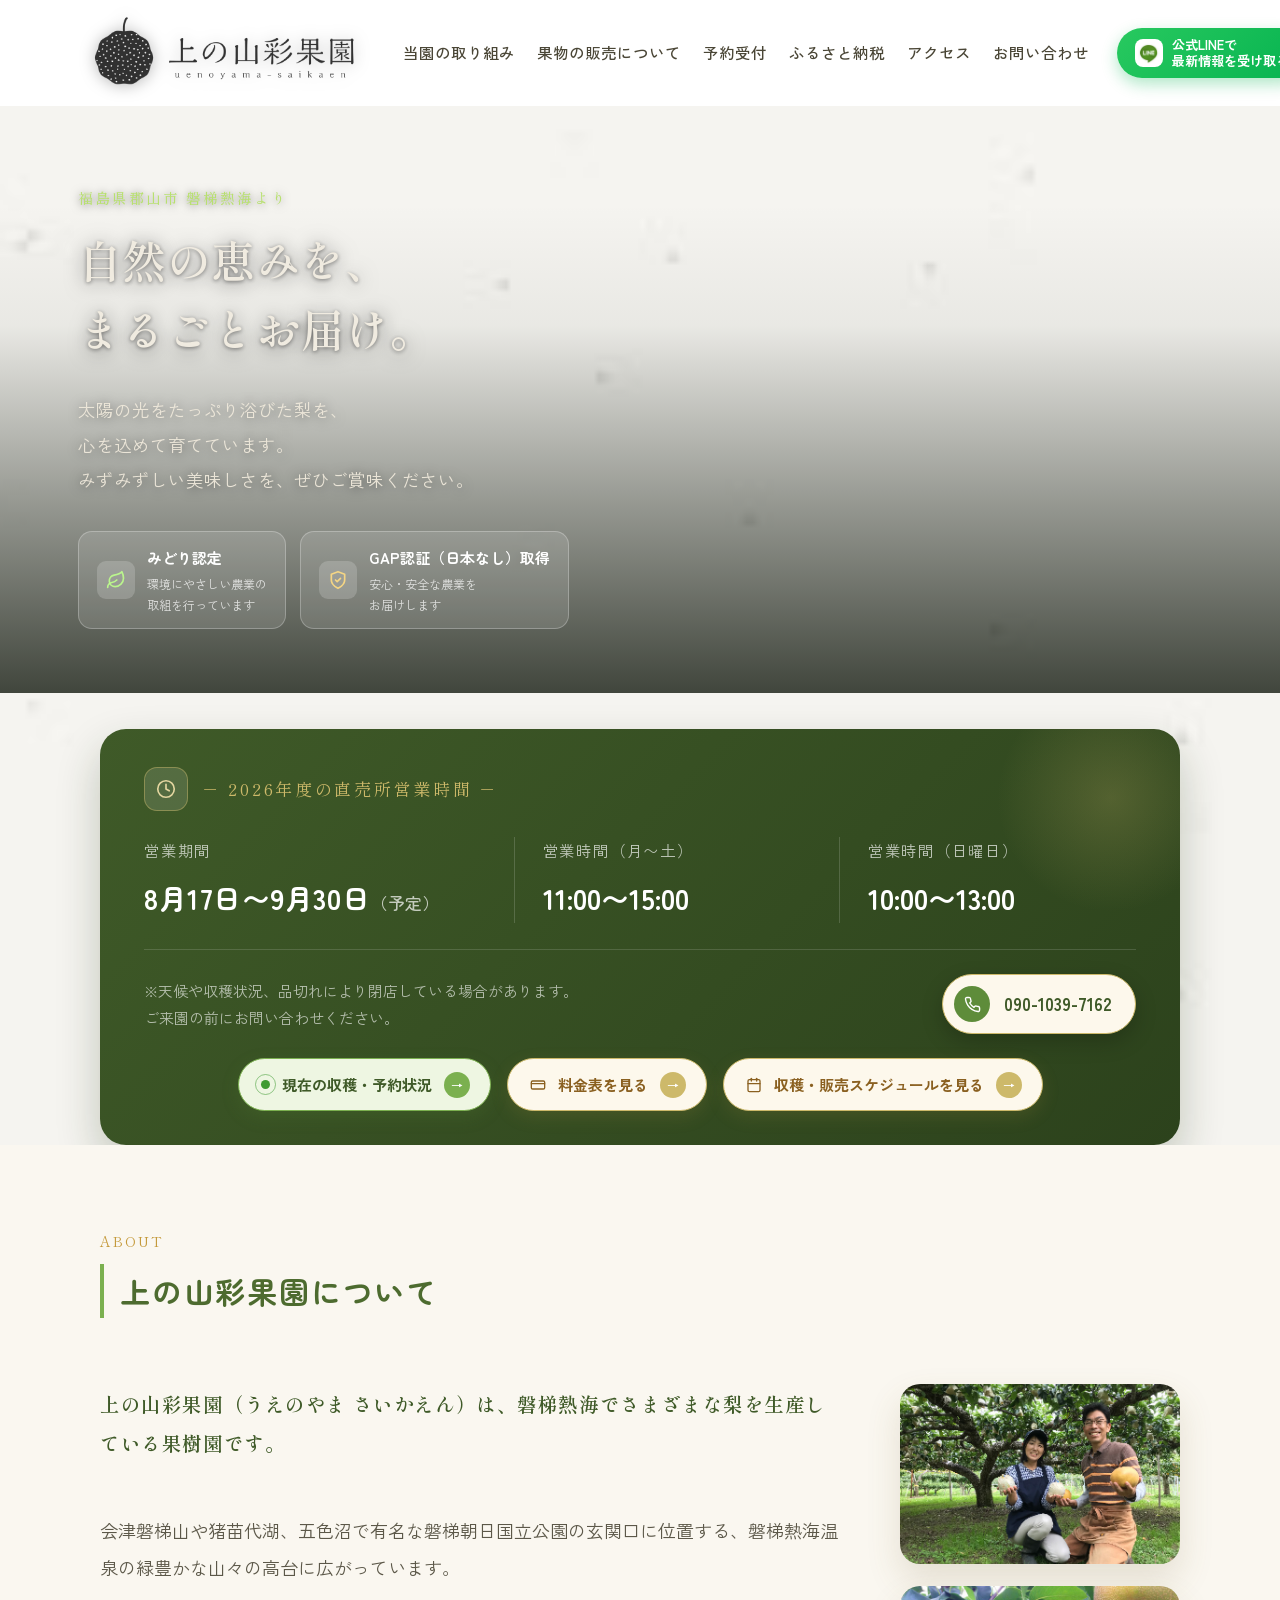
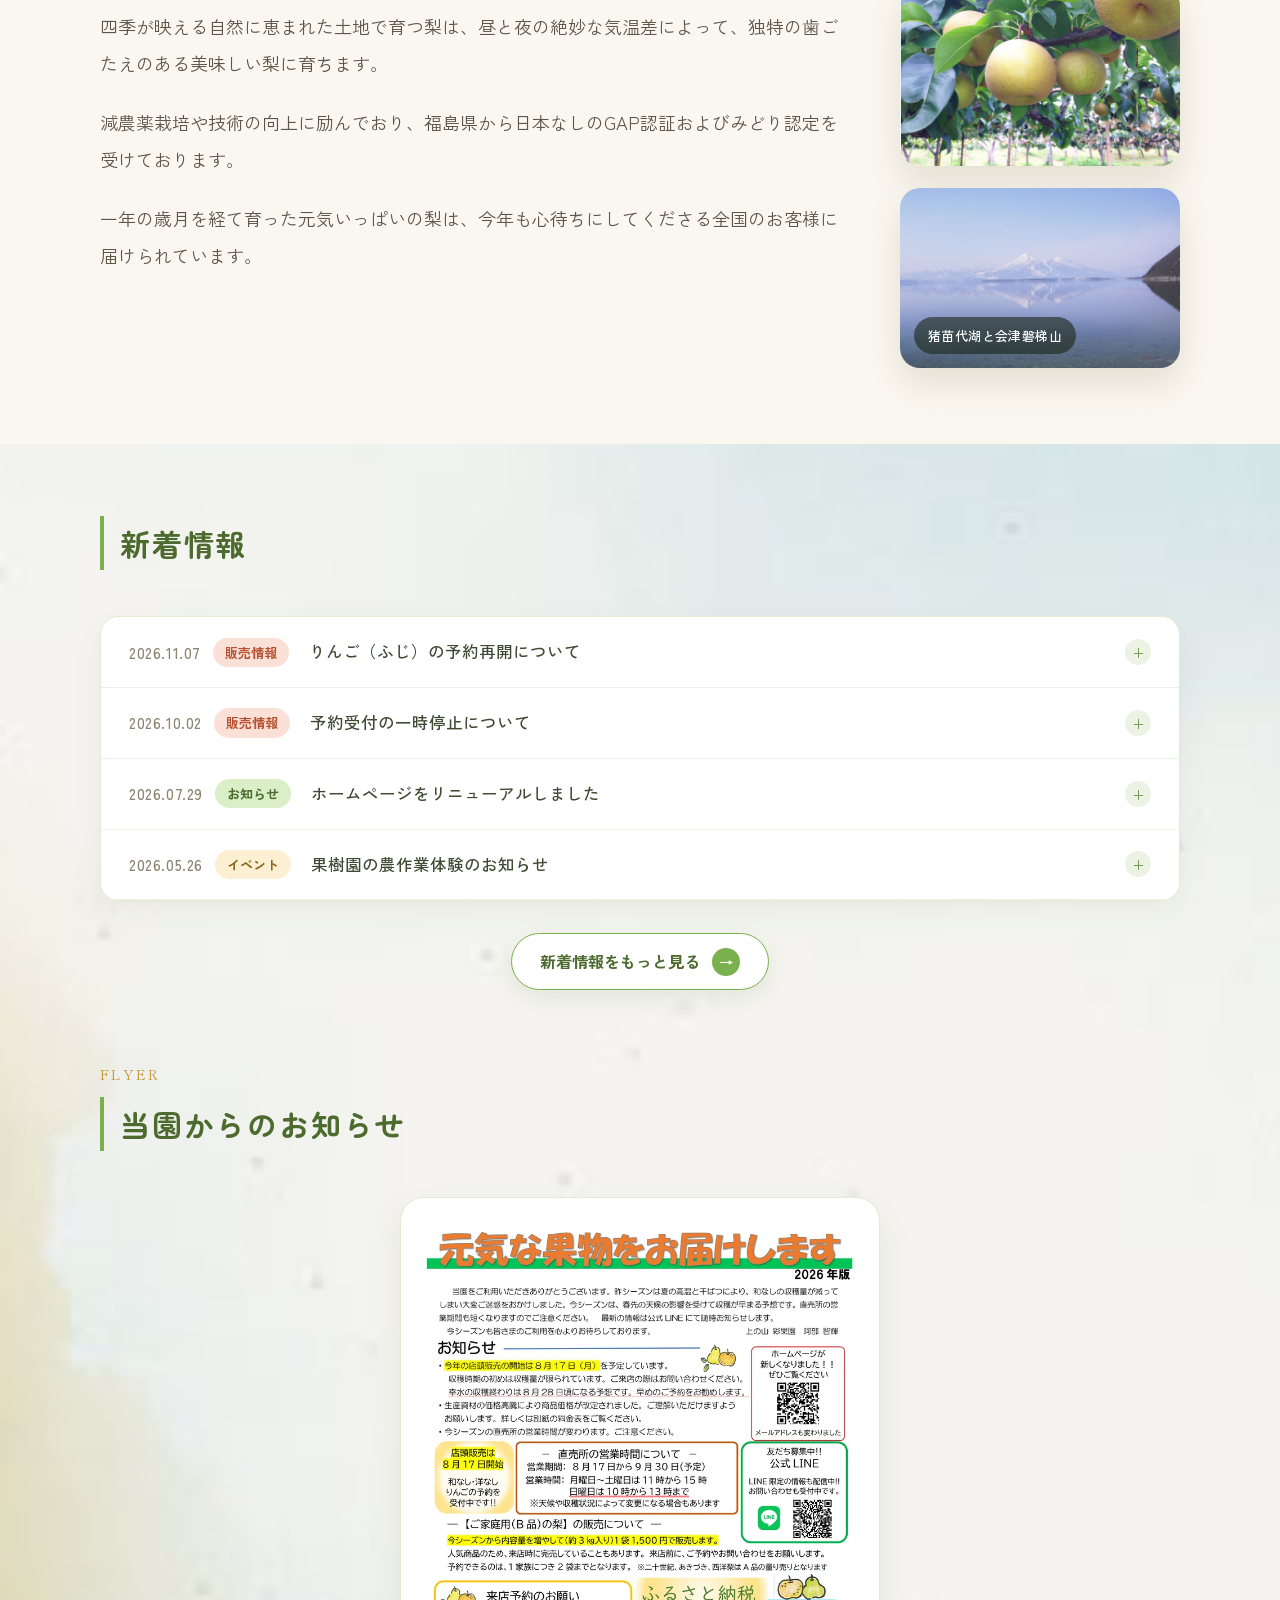
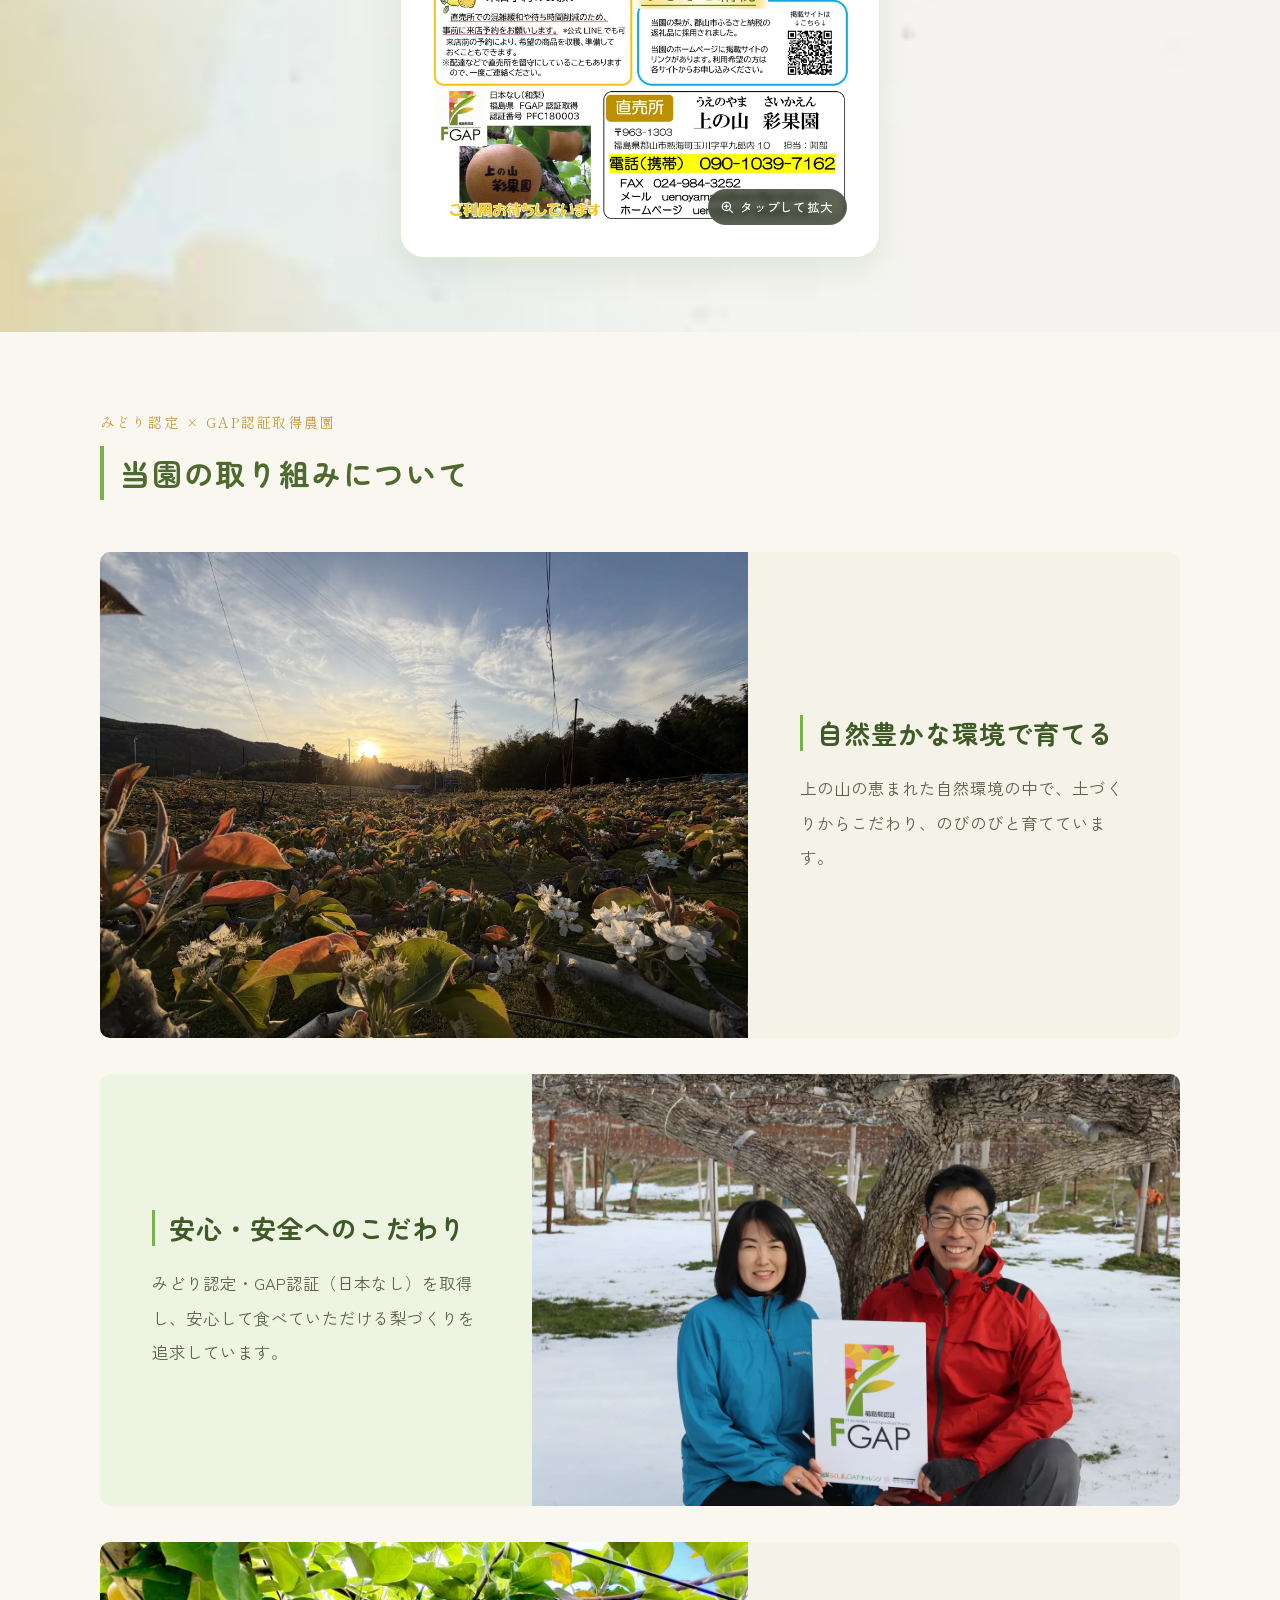
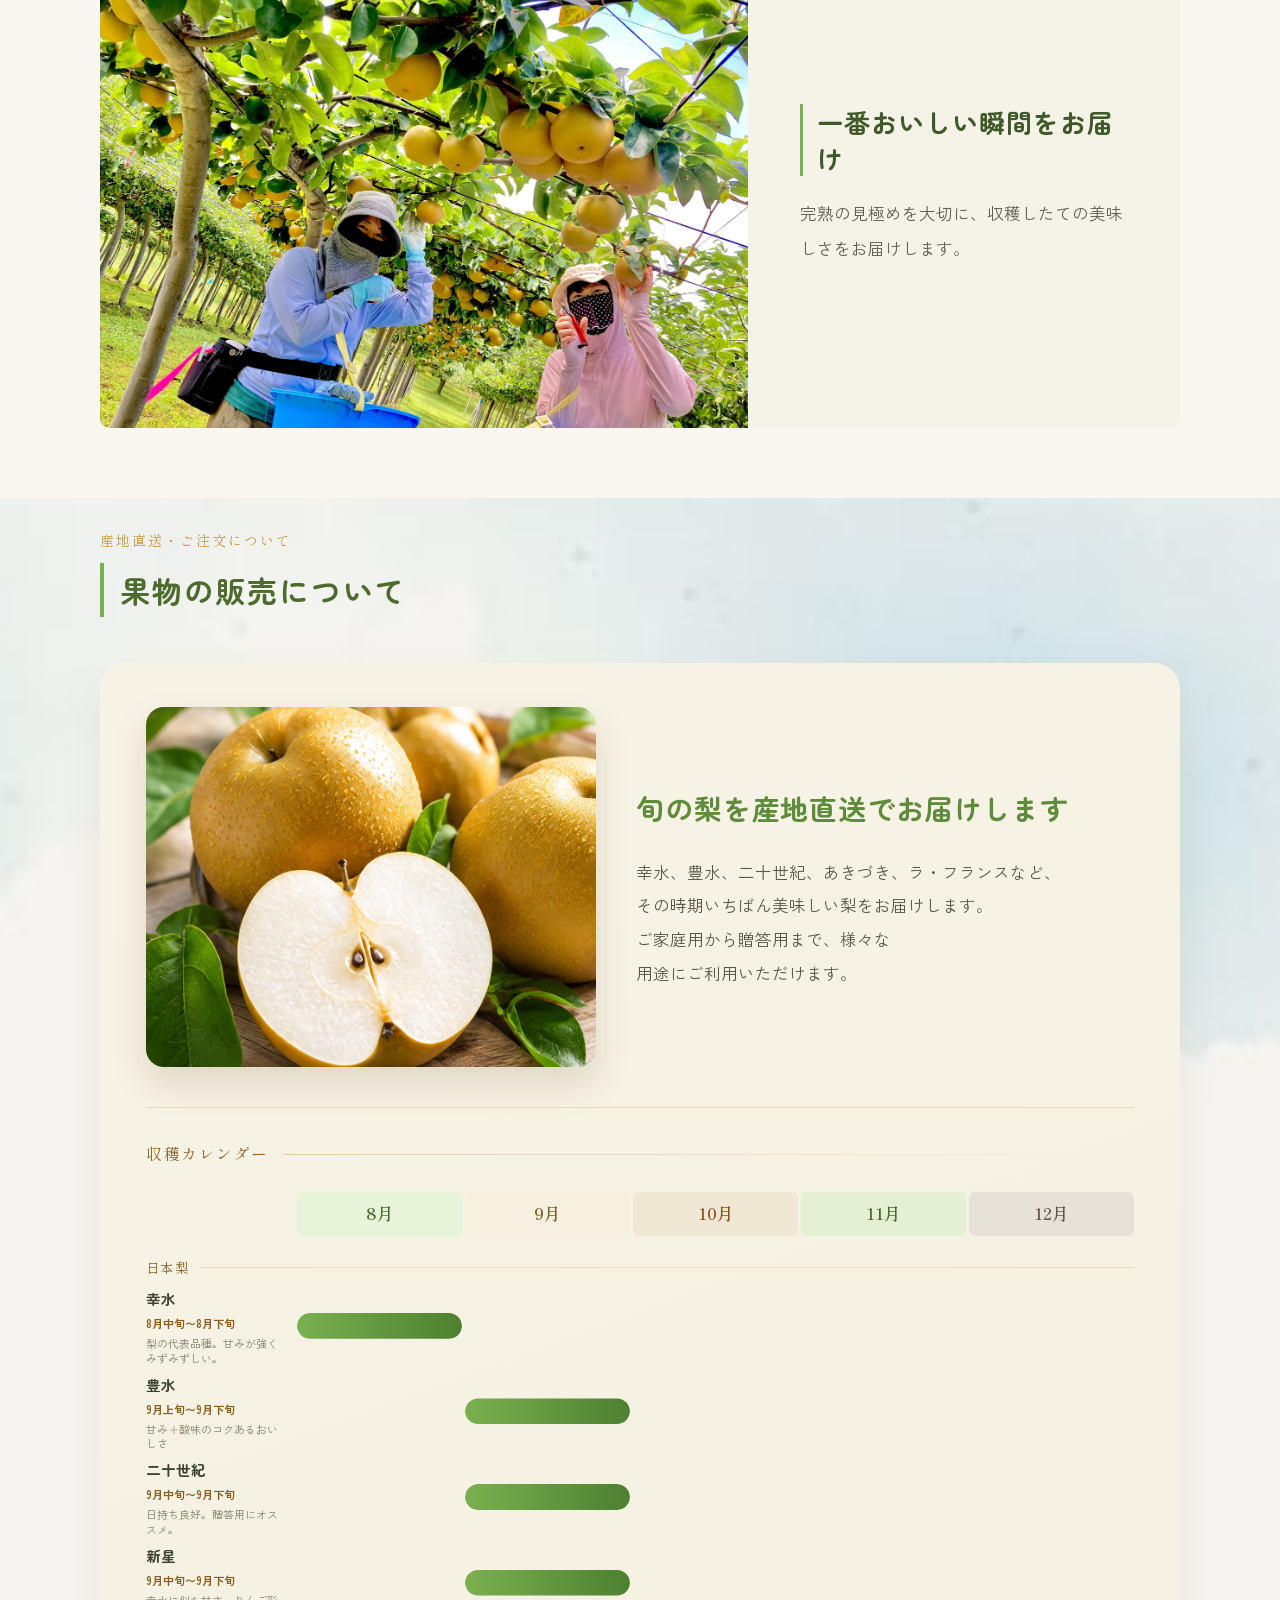
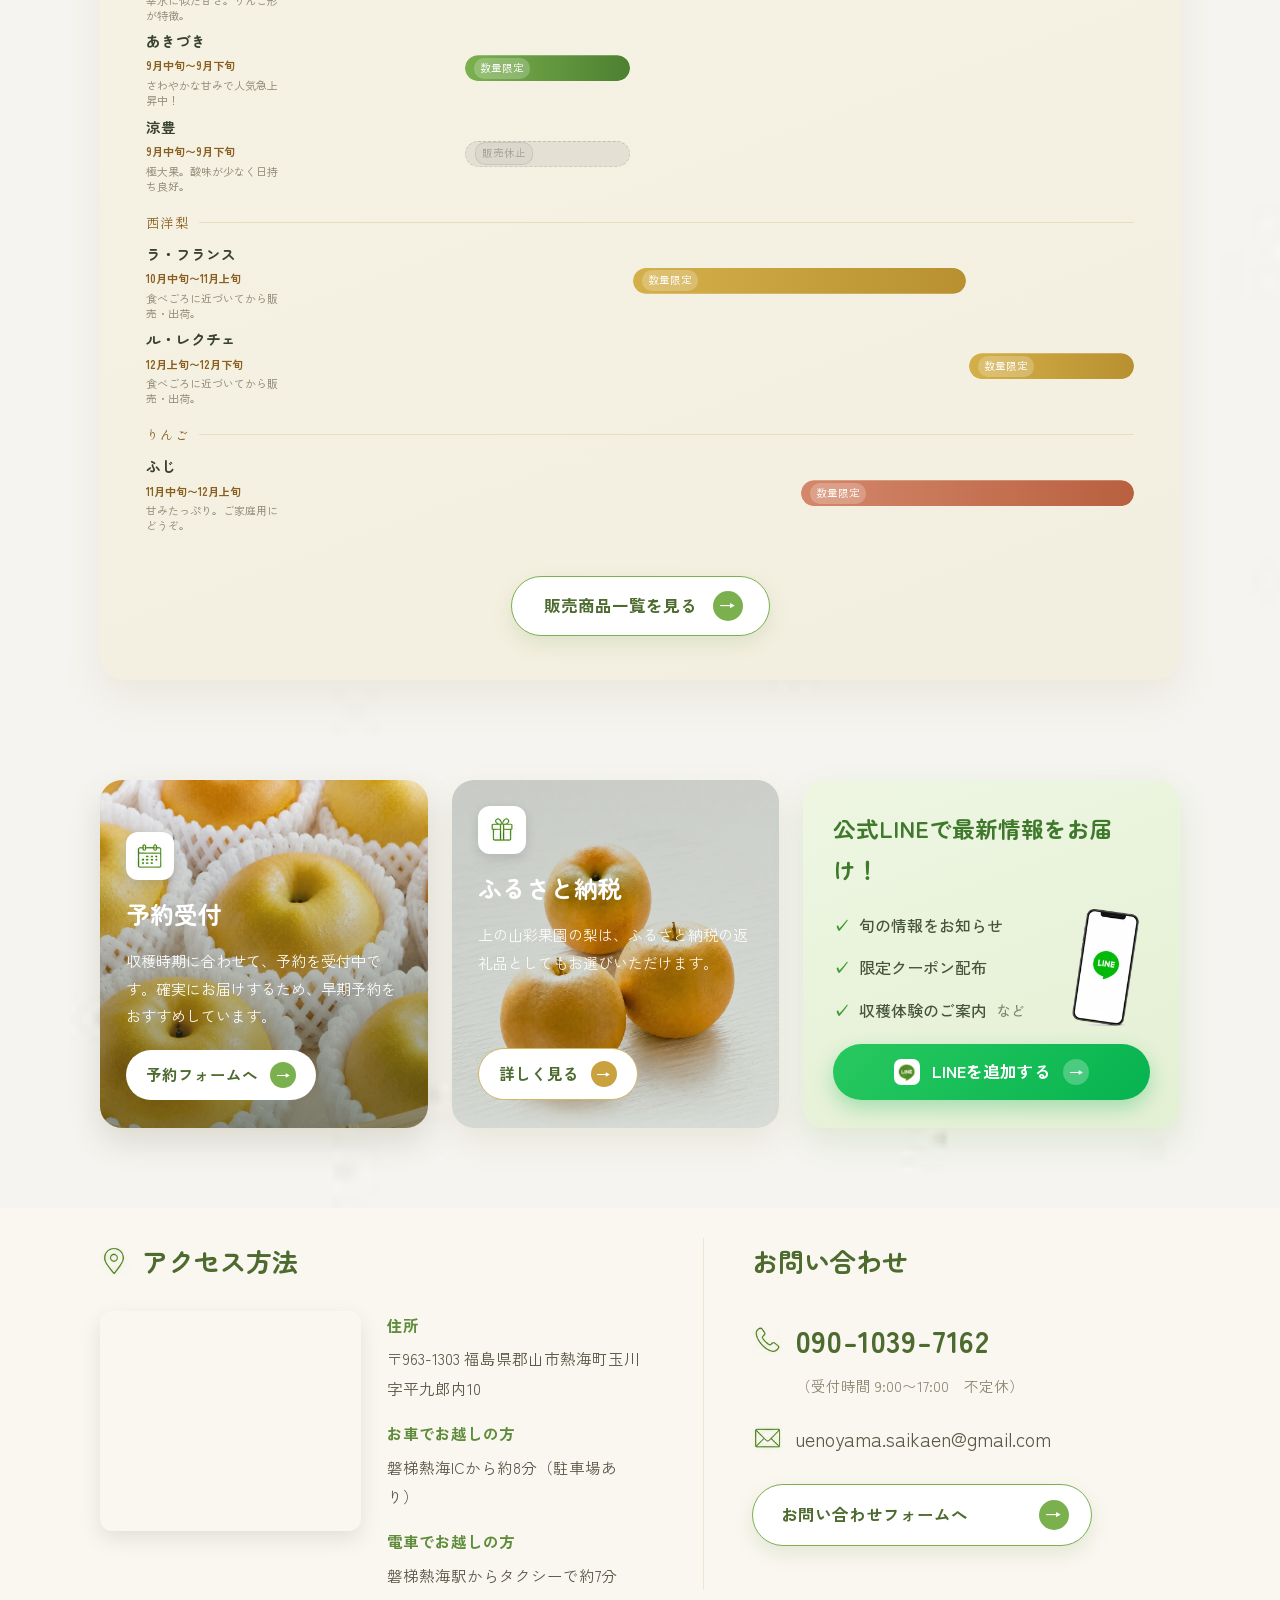
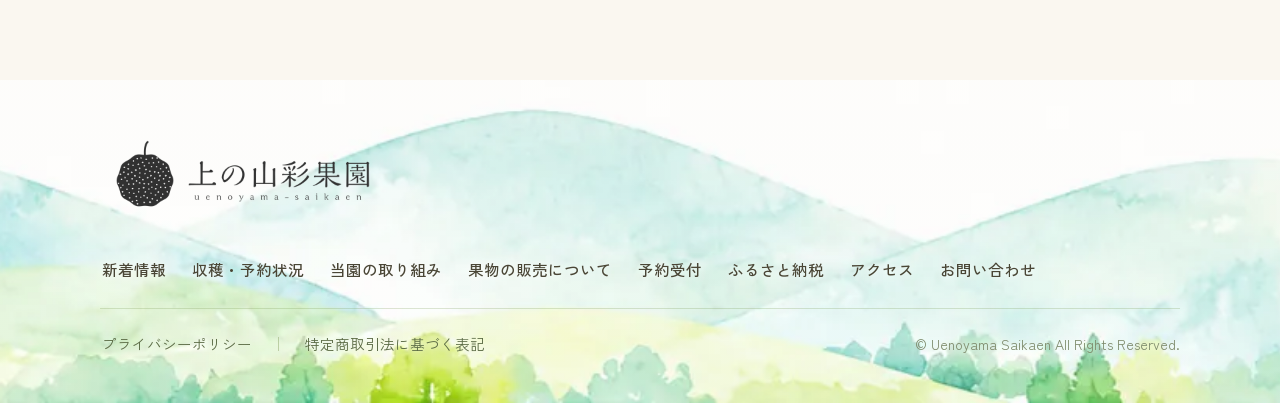
<file: index.html>
<!DOCTYPE html>
<html lang="ja">
<head>
<meta charset="utf-8">
<meta name="viewport" content="width=device-width, initial-scale=1">
<title>上の山彩果園 | 自然の恵みを、まるごとお届け。</title>
<link rel="icon" type="image/x-icon" href="assets/favicon.ico">
<link rel="preconnect" href="https://fonts.googleapis.com">
<link href="https://fonts.googleapis.com/css2?family=Shippori+Mincho:wght@500;600;700&family=Zen+Maru+Gothic:wght@400;500;700&family=Zen+Kaku+Gothic+New:wght@400;500;700&display=swap" rel="stylesheet">
<link rel="stylesheet" href="style.css">
<noscript><style>.reveal{opacity:1!important;transform:none!important;}</style></noscript>
</head>
<body>

<div style="font-family:'Zen Kaku Gothic New',sans-serif;color:#514c3e;background:transparent;overflow-x:hidden;position:relative;line-height:1.8;">

  <div style="position:relative;">
 <!-- ============ FLOATING FRUIT DECO ============ -->
<div class="fruit-deco" aria-hidden="true">

  <!-- 左側 -->
  <img src="assets/pear.webp"  class="fruit-deco-item" loading="lazy"
       style="right:calc(50vw + 540px);top:720px;width:620px;opacity:1;animation:fruitDrift1 7.8s ease-in-out infinite;">

  <img src="assets/pear3.webp" class="fruit-deco-item" loading="lazy"
       style="right:calc(50vw + 540px);top:1700px;width:450px;opacity:1;animation:fruitDrift3 9.1s ease-in-out 1.4s infinite;">

  <img src="assets/pear2.webp" class="fruit-deco-item" loading="lazy"
       style="right:calc(50vw + 540px);top:2500px;width:510px;opacity:1;animation:fruitDrift2 8.3s ease-in-out 0.7s infinite;">

  <img src="assets/apple.webp" class="fruit-deco-item" loading="lazy"
       style="right:calc(50vw + 540px);top:3440px;width:480px;opacity:1;animation:fruitDrift4 7.3s ease-in-out 2.3s infinite;">

  <img src="assets/pear2.webp" class="fruit-deco-item" loading="lazy"
       style="right:calc(50vw + 540px);top:4150px;width:510px;opacity:1;animation:fruitDrift2 8.5s ease-in-out 1.1s infinite;">

  <img src="assets/pear3.webp" class="fruit-deco-item" loading="lazy"
       style="right:calc(50vw + 540px);top:5100px;width:450px;opacity:1;animation:fruitDrift1 9.2s ease-in-out 2.7s infinite;">

  <img src="assets/pear.webp" class="fruit-deco-item" loading="lazy"
       style="right:calc(50vw + 540px);top:6020px;width:620px;opacity:1;animation:fruitDrift1 8.0s ease-in-out 1.6s infinite;">


  <!-- 右側 -->
  <img src="assets/pear2.webp" class="fruit-deco-item" loading="lazy"
       style="left:calc(50vw + 540px);top:1160px;width:510px;opacity:1;animation:fruitDrift3 8.6s ease-in-out 0.4s infinite;">

  <img src="assets/apple.webp" class="fruit-deco-item" loading="lazy"
       style="left:calc(50vw + 540px);top:2100px;width:480px;opacity:1;animation:fruitDrift1 9.4s ease-in-out 1.8s infinite;">

  <img src="assets/pear.webp" class="fruit-deco-item" loading="lazy"
       style="left:calc(50vw + 540px);top:2890px;width:620px;opacity:1;animation:fruitDrift4 7.8s ease-in-out 3.1s infinite;">

  <img src="assets/pear3.webp" class="fruit-deco-item" loading="lazy"
       style="left:calc(50vw + 540px);top:3820px;width:450px;opacity:1;animation:fruitDrift2 8.9s ease-in-out 0.9s infinite;">

  <img src="assets/pear.webp" class="fruit-deco-item" loading="lazy"
       style="left:calc(50vw + 540px);top:4560px;width:620px;opacity:1;animation:fruitDrift3 8.1s ease-in-out 0.5s infinite;">

  <img src="assets/apple.webp" class="fruit-deco-item" loading="lazy"
       style="left:calc(50vw + 540px);top:5510px;width:480px;opacity:1;animation:fruitDrift2 8.4s ease-in-out 1.3s infinite;">

  <img src="assets/pear3.webp" class="fruit-deco-item" loading="lazy"
       style="left:calc(50vw + 540px);top:6370px;width:450px;opacity:1;animation:fruitDrift4 7.6s ease-in-out 2.0s infinite;">

   <!-- 追加（左） -->
  <img src="assets/apple.webp" class="fruit-deco-item" loading="lazy"
       style="right:calc(50vw + 540px);top:6940px;width:480px;opacity:1;animation:fruitDrift4 8.2s ease-in-out 1.0s infinite;">

  <!-- 追加（右） -->
  <img src="assets/pear2.webp" class="fruit-deco-item" loading="lazy"
       style="left:calc(50vw + 540px);top:7290px;width:510px;opacity:1;animation:fruitDrift2 8.7s ease-in-out 2.0s infinite;">

</div>

  <!-- ============ HEADER ============ -->
  <header id="site-header" style="position:sticky;top:0;z-index:50;background:transparent;box-shadow:none;">
    <div class="header-inner">
      <a href="#top" style="display:flex;flex-shrink:0;"><img src="assets/s1_logo.png" alt="上の山彩果園" class="header-logo" style="filter:drop-shadow(0 1px 8px rgba(0,0,0,0.28));"></a>
      <nav class="header-nav">
        <a class="navlink" href="torikumi.html">当園の取り組み</a>
        <a class="navlink" href="hanbai.html">果物の販売について</a>
        <a class="navlink" href="yoyaku.html">予約受付</a>
        <a class="navlink" href="furusato.html">ふるさと納税</a>
        <a class="navlink" href="access.html">アクセス</a>
        <a class="navlink" href="contact.html">お問い合わせ</a>
      </nav>
      <a class="btn header-line-btn" href="https://lin.ee/VrmkUfU" style="flex-shrink:0;display:flex;align-items:center;gap:9px;background:linear-gradient(135deg,#28c95f,#06b350);color:#fff;text-decoration:none;padding:9px 18px;border-radius:30px;box-shadow:0 6px 16px rgba(6,179,80,0.32);">
        <span style="display:flex;align-items:center;justify-content:center;width:28px;height:28px;background:#fff;border-radius:8px;flex-shrink:0;"><img src="assets/s14.png" alt="LINE" style="height:22px;width:22px;display:block;"></span>
        <span style="font-size:13px;font-weight:700;line-height:1.25;">公式LINEで<br>最新情報を受け取る</span>
      </a>
      <button class="hamburger" aria-label="メニュー">
        <span></span><span></span><span></span>
      </button>
    </div>
  </header>

  <!-- Mobile Menu -->
  <nav class="mobile-menu">
    <a href="torikumi.html">当園の取り組み</a>
    <a href="hanbai.html">果物の販売について</a>
    <a href="yoyaku.html">予約受付</a>
    <a href="furusato.html">ふるさと納税</a>
    <a href="access.html">アクセス</a>
    <a href="contact.html">お問い合わせ</a>
    <a href="https://lin.ee/VrmkUfU" style="display:flex;align-items:center;gap:10px;color:#3f7a2c;font-weight:700;">
      <img src="assets/s14.png" alt="LINE" style="height:20px;width:20px;display:block;">公式LINEを追加する
    </a>
  </nav>

  <!-- ============ HERO ============ -->
  <section id="top" style="position:relative;background:transparent;overflow:hidden;min-height:680px;margin-top:-93px;display:flex;flex-direction:column;justify-content:flex-end;">
    <div id="hero-slider" style="position:absolute;top:-10%;left:0;width:100%;height:120%;z-index:0;pointer-events:none;">
      <video class="hero-slide" src="assets/IMG_3299.mov" muted playsinline style="position:absolute;top:0;left:0;width:100%;height:100%;object-fit:cover;object-position:center;opacity:1;transition:opacity 1.4s ease-in-out;filter:brightness(1.12);"></video>
      <img class="hero-slide hero-slide-syuukaku" src="assets/syuukaku.webp" alt="梨の収穫作業の様子" style="position:absolute;top:0;left:0;width:100%;height:100%;object-fit:cover;opacity:0;transition:opacity 1.4s ease-in-out;filter:brightness(1.12);">
      <img class="hero-slide" src="assets/hana.webp" alt="梨の花" style="position:absolute;top:0;left:0;width:100%;height:100%;object-fit:cover;object-position:center;opacity:0;transition:opacity 1.4s ease-in-out;filter:brightness(1.12);">
      <img class="hero-slide" src="assets/ringo.webp" alt="りんご" style="position:absolute;top:0;left:0;width:100%;height:100%;object-fit:cover;object-position:center;opacity:0;transition:opacity 1.4s ease-in-out;filter:brightness(1.12);">
    </div>
    <div class="hero-overlay" style="position:absolute;inset:0;background:linear-gradient(to top,rgba(8,15,4,0.76) 0%,rgba(8,15,4,0.40) 28%,rgba(8,15,4,0.05) 54%,transparent 72%);z-index:1;pointer-events:none;"></div>
    <div class="hero-content" style="max-width:1180px;margin:0 auto;padding:0 0 64px 28px;position:relative;z-index:2;width:100%;">
      <div style="max-width:640px;">
        <p class="hero-eyebrow-anim" style="font-family:'Shippori Mincho',serif;font-size:14.5px;color:#b8e070;letter-spacing:.14em;margin:0 0 14px;font-weight:500;text-shadow:0 1px 10px rgba(0,0,0,0.5);">福島県郡山市 磐梯熱海より</p>
        <h1 class="hero-heading">自然の恵みを、<br>まるごとお届け。</h1>
        <p class="hero-desc-anim" style="font-size:17.5px;line-height:2;color:rgba(238,232,218,0.95);margin:0 0 34px;text-shadow:0 1px 12px rgba(0,0,0,0.5);">太陽の光をたっぷり浴びた梨を、<br>心を込めて育てています。<br>みずみずしい美味しさを、ぜひご賞味ください。</p>
        <div class="hero-badges" style="display:flex;gap:14px;flex-wrap:wrap;">
          <div style="display:flex;align-items:center;gap:12px;background:rgba(255,255,255,0.12);backdrop-filter:blur(10px);-webkit-backdrop-filter:blur(10px);border:1px solid rgba(255,255,255,0.26);border-radius:14px;padding:12px 18px;">
            <span style="display:flex;align-items:center;justify-content:center;width:38px;height:38px;background:rgba(255,255,255,0.18);border-radius:9px;flex-shrink:0;animation:floaty 3.5s ease-in-out infinite;">
              <svg width="20" height="20" viewBox="0 0 24 24" fill="none" stroke="rgba(190,255,140,0.9)" stroke-width="2" stroke-linecap="round" stroke-linejoin="round"><path d="M11 20A7 7 0 0 1 9.8 6.1C15.5 5 17 4.48 19 2c1 2 2 4.18 2 8 0 5.5-4.78 10-10 10z"/><path d="M2 21c0-3 1.85-5.36 5.08-6C9.5 14.52 12 13 13 12"/></svg>
            </span>
            <div>
              <div style="font-family:'Zen Maru Gothic',sans-serif;font-weight:700;font-size:15px;color:#fff;white-space:nowrap;">みどり認定</div>
              <div style="font-size:12px;color:rgba(255,255,255,0.75);margin-top:2px;">環境にやさしい農業の<br>取組を行っています</div>
            </div>
          </div>
          <div style="display:flex;align-items:center;gap:12px;background:rgba(255,255,255,0.12);backdrop-filter:blur(10px);-webkit-backdrop-filter:blur(10px);border:1px solid rgba(255,255,255,0.26);border-radius:14px;padding:12px 18px;">
            <span style="display:flex;align-items:center;justify-content:center;width:38px;height:38px;background:rgba(255,255,255,0.18);border-radius:9px;flex-shrink:0;animation:floaty2 4s ease-in-out .6s infinite;">
              <svg width="20" height="20" viewBox="0 0 24 24" fill="none" stroke="rgba(255,220,130,0.9)" stroke-width="2" stroke-linecap="round" stroke-linejoin="round"><path d="M12 22s8-4 8-10V5l-8-3-8 3v7c0 6 8 10 8 10z"/><polyline points="9 12 11 14 15 10"/></svg>
            </span>
            <div>
              <div style="font-family:'Zen Maru Gothic',sans-serif;font-weight:700;font-size:15px;color:#fff;white-space:nowrap;">GAP認証（日本なし）取得</div>
              <div style="font-size:12px;color:rgba(255,255,255,0.75);margin-top:2px;">安心・安全な農業を<br>お届けします</div>
            </div>
          </div>
        </div>
      </div>
    </div>
  </section>

  <!-- ============ 直売所の営業時間（今シーズン） ============ -->
  <section id="hours" style="position:relative;padding:36px 28px 0;background:transparent;">
    <div class="reveal hours-card" style="max-width:1080px;margin:0 auto;background:linear-gradient(135deg,#3f5a28,#2c421c);border-radius:26px;padding:38px 44px 34px;box-shadow:0 20px 44px rgba(30,50,15,0.24);position:relative;overflow:hidden;">
      <div style="position:absolute;top:-46px;right:-46px;width:230px;height:230px;background:radial-gradient(circle,rgba(205,185,106,0.22),transparent 70%);pointer-events:none;"></div>
      <div style="position:relative;display:flex;align-items:center;gap:14px;margin-bottom:26px;">
        <span style="display:flex;align-items:center;justify-content:center;width:44px;height:44px;background:rgba(255,255,255,0.12);border:1px solid rgba(205,185,106,0.45);border-radius:13px;flex-shrink:0;">
          <svg width="22" height="22" viewBox="0 0 24 24" fill="none" stroke="#e4d6a0" stroke-width="1.8" stroke-linecap="round" stroke-linejoin="round"><circle cx="12" cy="12" r="9"/><polyline points="12 7 12 12 15.5 14"/></svg>
        </span>
        <span style="font-family:'Shippori Mincho',serif;font-size:17px;color:#cdb96a;letter-spacing:.16em;">－ 2026年度の直売所営業時間 －</span>
      </div>
      <div class="hours-grid" style="position:relative;display:grid;grid-template-columns:1.15fr 1fr 1fr;gap:28px;">
        <div>
          <span style="display:block;font-size:15.5px;color:rgba(255,255,255,0.68);letter-spacing:.05em;margin-bottom:8px;">営業期間</span>
          <span style="display:block;font-family:'Zen Maru Gothic',sans-serif;font-weight:700;font-size:28px;color:#fff;letter-spacing:.02em;">8月17日〜9月30日<span style="font-size:17px;font-weight:500;color:rgba(255,255,255,0.7);">（予定）</span></span>
        </div>
        <div class="hours-grid-item">
          <span style="display:block;font-size:15.5px;color:rgba(255,255,255,0.68);letter-spacing:.05em;margin-bottom:8px;">営業時間（月〜土）</span>
          <span style="display:block;font-family:'Zen Maru Gothic',sans-serif;font-weight:700;font-size:28px;color:#fff;">11:00〜15:00</span>
        </div>
        <div class="hours-grid-item">
          <span style="display:block;font-size:15.5px;color:rgba(255,255,255,0.68);letter-spacing:.05em;margin-bottom:8px;">営業時間（日曜日）</span>
          <span style="display:block;font-family:'Zen Maru Gothic',sans-serif;font-weight:700;font-size:28px;color:#fff;">10:00〜13:00</span>
        </div>
      </div>
      <div class="hours-footer" style="position:relative;margin-top:26px;padding-top:24px;border-top:1px solid rgba(255,255,255,0.14);display:flex;align-items:center;justify-content:space-between;gap:20px 28px;flex-wrap:wrap;">
        <p style="font-size:15px;color:rgba(255,255,255,0.62);margin:0;line-height:1.8;">※天候や収穫状況、品切れにより閉店している場合があります。<br>ご来園の前にお問い合わせください。</p>
        <a class="btn hours-tel-btn" href="tel:09010397162" style="display:inline-flex;align-items:center;gap:14px;background:#fdf8ec;border:1.5px solid #cdb96a;color:#3f5a28;text-decoration:none;font-weight:700;font-size:17px;padding:11px 24px 11px 11px;border-radius:34px;box-shadow:0 8px 22px rgba(0,0,0,0.2);flex-shrink:0;">
          <span style="display:flex;align-items:center;justify-content:center;width:36px;height:36px;border-radius:50%;background:#5e8c3a;color:#fff;flex-shrink:0;">
            <svg width="17" height="17" viewBox="0 0 24 24" fill="none" stroke="currentColor" stroke-width="2" stroke-linecap="round" stroke-linejoin="round"><path d="M22 16.92v3a2 2 0 0 1-2.18 2 19.79 19.79 0 0 1-8.63-3.07 19.5 19.5 0 0 1-6-6 19.79 19.79 0 0 1-3.07-8.67A2 2 0 0 1 4.11 2h3a2 2 0 0 1 2 1.72c.127.96.361 1.903.7 2.81a2 2 0 0 1-.45 2.11L8.09 9.91a16 16 0 0 0 6 6l1.27-1.27a2 2 0 0 1 2.11-.45c.907.339 1.85.573 2.81.7A2 2 0 0 1 22 16.92z"/></svg>
          </span>
          090-1039-7162
        </a>
      </div>
      <div style="position:relative;display:flex;justify-content:center;gap:16px;flex-wrap:wrap;margin-top:24px;">
        <a class="btn" href="jokyo.html" style="display:inline-flex;align-items:center;gap:12px;background:#eef6e2;border:1.5px solid #7bb04f;color:#3f5a28;text-decoration:none;font-weight:700;font-size:15px;padding:12px 20px 12px 22px;border-radius:30px;box-shadow:0 6px 18px rgba(95,140,58,0.18);">
          <span class="status-live-dot" aria-hidden="true" style="background:#3f9b32;"></span>
          現在の収穫・予約状況
          <span style="display:flex;align-items:center;justify-content:center;width:26px;height:26px;border-radius:50%;background:#7bb04f;color:#fff;font-size:12px;flex-shrink:0;">→</span>
        </a>
        <a class="btn" href="hanbai.html#price" style="display:inline-flex;align-items:center;gap:12px;background:#fdf8ec;border:1.5px solid #cdb96a;color:#8a6020;text-decoration:none;font-weight:700;font-size:15px;padding:12px 20px 12px 22px;border-radius:30px;box-shadow:0 6px 18px rgba(180,150,60,0.16);">
          <svg width="16" height="16" viewBox="0 0 24 24" fill="none" stroke="currentColor" stroke-width="2" stroke-linecap="round" stroke-linejoin="round"><rect x="2" y="6" width="20" height="12" rx="2"/><line x1="2" y1="10" x2="22" y2="10"/></svg>
          料金表を見る
          <span style="display:flex;align-items:center;justify-content:center;width:26px;height:26px;border-radius:50%;background:#cdb96a;color:#fff;font-size:12px;flex-shrink:0;">→</span>
        </a>
        <a class="btn" href="hanbai.html#schedule" style="display:inline-flex;align-items:center;gap:12px;background:#fdf8ec;border:1.5px solid #cdb96a;color:#8a6020;text-decoration:none;font-weight:700;font-size:15px;padding:12px 20px 12px 22px;border-radius:30px;box-shadow:0 6px 18px rgba(180,150,60,0.16);">
          <svg width="16" height="16" viewBox="0 0 24 24" fill="none" stroke="currentColor" stroke-width="2" stroke-linecap="round" stroke-linejoin="round"><rect x="3" y="4" width="18" height="18" rx="2"/><line x1="16" y1="2" x2="16" y2="6"/><line x1="8" y1="2" x2="8" y2="6"/><line x1="3" y1="10" x2="21" y2="10"/></svg>
          収穫・販売スケジュールを見る
          <span style="display:flex;align-items:center;justify-content:center;width:26px;height:26px;border-radius:50%;background:#cdb96a;color:#fff;font-size:12px;flex-shrink:0;">→</span>
        </a>
      </div>
    </div>
  </section>

  <!-- ============ 上の山彩果園について ============ -->
  <section id="about" style="position:relative;padding:84px 28px 76px;background:#faf7f0;">
    <div style="max-width:1080px;margin:0 auto;">
      <div class="section-title-left" style="margin-bottom:66px;">
        <span class="section-title-eyebrow">ABOUT</span>
        <h2 class="section-title-bar">上の山彩果園について</h2>
      </div>

      <div class="about-layout">
        <div class="about-text reveal">
          <p>上の山彩果園（うえのやま さいかえん）は、磐梯熱海でさまざまな梨を生産している果樹園です。</p>
          <p>会津磐梯山や猪苗代湖、五色沼で有名な磐梯朝日国立公園の玄関口に位置する、磐梯熱海温泉の緑豊かな山々の高台に広がっています。</p>
          <p>四季が映える自然に恵まれた土地で育つ梨は、昼と夜の絶妙な気温差によって、独特の歯ごたえのある美味しい梨に育ちます。</p>
          <p>減農薬栽培や技術の向上に励んでおり、福島県から日本なしのGAP認証およびみどり認定を受けております。</p>
          <p>一年の歳月を経て育った元気いっぱいの梨は、今年も心待ちにしてくださる全国のお客様に届けられています。</p>
        </div>

        <div class="about-photo-row reveal reveal-d1">
          <figure>
            <img src="assets/img_03.jpg" alt="梨を手にする上の山彩果園の生産者" loading="lazy">
          </figure>
          <figure>
            <img src="assets/img_01.jpg" alt="上の山彩果園の梨畑" loading="lazy">
          </figure>
          <figure>
            <img src="assets/img_02.jpg" alt="猪苗代湖と会津磐梯山" loading="lazy">
            <figcaption>猪苗代湖と会津磐梯山</figcaption>
          </figure>
        </div>
      </div>
    </div>
  </section>

  <!-- ============ 新着情報 ============ -->
  <section id="news" style="position:relative;padding:72px 28px 72px;background:transparent;">
    <div style="max-width:1080px;margin:0 auto;">
      <div class="section-title-left">
        <h2 class="section-title-bar">新着情報</h2>
      </div>

      <div class="reveal" style="display:flex;flex-direction:column;border:1.5px solid #e2ebd4;border-radius:18px;overflow:hidden;background:#fff;box-shadow:0 10px 28px rgba(90,120,60,0.07);">
        <details class="news-card">
          <summary class="news-row">
            <div class="news-meta">
              <span style="font-size:15px;color:#8a8470;font-weight:500;white-space:nowrap;letter-spacing:.04em;">2026.11.07</span>
              <span style="display:inline-flex;align-items:center;justify-content:center;background:#fbe0d8;color:#b5502f;font-size:13px;font-weight:700;border-radius:20px;padding:3px 12px;white-space:nowrap;">販売情報</span>
            </div>
            <span class="news-title">りんご（ふじ）の予約再開について</span>
            <span class="news-arrow" aria-hidden="true">+</span>
          </summary>
          <div class="news-card-body">
            <p>予約を停止していた、りんご（ふじ）の予約受付を再開します。地方発送も承ります。</p>
            <p>収穫期は11月10日頃から12月初旬の予定です。配達日の指定がなければ、収穫でき次第発送いたします。よろしくお願いします。</p>
          </div>
        </details>

        <details class="news-card">
          <summary class="news-row">
            <div class="news-meta">
              <span style="font-size:15px;color:#8a8470;font-weight:500;white-space:nowrap;letter-spacing:.04em;">2026.10.02</span>
              <span style="display:inline-flex;align-items:center;justify-content:center;background:#fbe0d8;color:#b5502f;font-size:13px;font-weight:700;border-radius:20px;padding:3px 12px;white-space:nowrap;">販売情報</span>
            </div>
            <span class="news-title">予約受付の一時停止について</span>
            <span class="news-arrow" aria-hidden="true">+</span>
          </summary>
          <div class="news-card-body">
            <p>たくさんのご予約ありがとうございます。すべての品種が予約完売となったため、現在予約の受付を停止しております。</p>
            <p>受付を再開する際は、改めてこのページと<a class="navlink" href="jokyo.html" style="color:#5e8c3a;font-weight:700;">収穫・予約状況ページ</a>にてお知らせいたします。生産量が少なくご迷惑をおかけしておりますが、ご了承ください。</p>
          </div>
        </details>

        <details class="news-card">
          <summary class="news-row">
            <div class="news-meta">
              <span style="font-size:15px;color:#8a8470;font-weight:500;white-space:nowrap;letter-spacing:.04em;">2026.07.29</span>
              <span style="display:inline-flex;align-items:center;justify-content:center;background:#daeec7;color:#4d6b2f;font-size:13px;font-weight:700;border-radius:20px;padding:3px 12px;white-space:nowrap;">お知らせ</span>
            </div>
            <span class="news-title">ホームページをリニューアルしました</span>
            <span class="news-arrow" aria-hidden="true">+</span>
          </summary>
          <div class="news-card-body">
            <p>上の山彩果園のホームページをリニューアルしました。デザインを一新し、スマートフォンでも見やすく、ご予約・お問い合わせフォームもご利用しやすくなりました。</p>
          </div>
        </details>

        <details class="news-card">
          <summary class="news-row">
            <div class="news-meta">
              <span style="font-size:15px;color:#8a8470;font-weight:500;white-space:nowrap;letter-spacing:.04em;">2026.05.26</span>
              <span style="display:inline-flex;align-items:center;justify-content:center;background:#fdf0d2;color:#8a6520;font-size:13px;font-weight:700;border-radius:20px;padding:3px 12px;white-space:nowrap;">イベント</span>
            </div>
            <span class="news-title">果樹園の農作業体験のお知らせ</span>
            <span class="news-arrow" aria-hidden="true">+</span>
          </summary>
          <div class="news-card-body">
            <div class="news-card-facts">
              <div class="news-card-facts-row">
                <span class="news-card-facts-label">日時</span>
                <span class="news-card-facts-value">5月30日（土）9:30〜11:30<br>荒天の場合は中止</span>
              </div>
              <div class="news-card-facts-row">
                <span class="news-card-facts-label">場所</span>
                <span class="news-card-facts-value">上の山 彩果園（現地集合）<br>郡山市熱海町玉川字平九郎内10</span>
              </div>
              <div class="news-card-facts-row">
                <span class="news-card-facts-label">内容</span>
                <span class="news-card-facts-value">果樹園の管理作業の説明と体験（摘果作業と袋かけ作業を予定）</span>
              </div>
              <div class="news-card-facts-row">
                <span class="news-card-facts-label">持ち物</span>
                <span class="news-card-facts-value">参加者の方には別途連絡します。<br>※作業道具はこちらで準備します。</span>
              </div>
              <div class="news-card-facts-row">
                <span class="news-card-facts-label">募集人数</span>
                <span class="news-card-facts-value">6名ほど（先着順）<br>定員になり次第締め切らせていただきます。</span>
              </div>
            </div>
            <p>屋外での作業となります。高校生以上で健康な方ならどなたでも大丈夫です。農作業未経験でもできます。</p>
            <div class="news-card-notice">
              <p class="news-card-notice-title">作業内容の説明</p>
              <p><strong>※摘果作業</strong><br>受粉作業で結実した果実の中から、大きさや形などを見て条件の良いものを残し、条件を満たさないものを落とす作業です。</p>
              <p><strong>※袋かけ作業</strong><br>果樹の病気や害虫から実を守るために、摘果作業後の実に専用の袋をかける作業です。二十世紀梨の場合は、小袋と大袋の2種類を実の成長に合わせてかけます。</p>
            </div>
          </div>
        </details>
      </div>

      <div style="display:flex;justify-content:center;margin-top:32px;">
        <a class="btn" href="news.html" style="display:flex;align-items:center;gap:12px;background:#ffffff;border:1.5px solid #7bb04f;color:#4d6b2f;text-decoration:none;font-weight:700;font-size:16px;padding:13px 28px;border-radius:34px;box-shadow:0 8px 20px rgba(95,140,58,0.12);">
          新着情報をもっと見る
          <span style="display:flex;align-items:center;justify-content:center;width:28px;height:28px;border-radius:50%;background:#7bb04f;color:#fff;font-size:14.5px;">→</span>
        </a>
      </div>
    </div>
  </section>

  <!-- ============ 当園からのお知らせ ============ -->
  <section id="oshirase" style="position:relative;padding:0 28px 74px;background:transparent;">
    <div style="max-width:1080px;margin:0 auto;">
      <div class="section-title-left">
        <span class="section-title-eyebrow">FLYER</span>
        <h2 class="section-title-bar">当園からのお知らせ</h2>
      </div>
      <div class="reveal lightbox-wrap" style="position:relative;max-width:480px;margin:0 auto;background:#fff;border:1.5px solid #e2ebd4;border-radius:24px;padding:20px;box-shadow:0 14px 32px rgba(90,120,60,0.10);">
        <img class="lightbox-img" src="assets/flyer.webp" alt="上の山彩果園からのお知らせチラシ" loading="lazy" style="width:100%;border-radius:14px;display:block;">
        <span class="lightbox-hint"><svg width="14" height="14" viewBox="0 0 24 24" fill="none" stroke="currentColor" stroke-width="2.2" stroke-linecap="round" stroke-linejoin="round"><circle cx="11" cy="11" r="7"/><line x1="21" y1="21" x2="16.65" y2="16.65"/><line x1="11" y1="8" x2="11" y2="14"/><line x1="8" y1="11" x2="14" y2="11"/></svg>タップして拡大</span>
      </div>
    </div>
  </section>

  <!-- ============ 当園の取り組み ============ -->
  <section id="torikumi" style="position:relative;padding:78px 28px 70px;background:#faf7f0;">
    <div style="max-width:1080px;margin:0 auto;">
      <div class="section-title-left" style="margin-bottom:52px;">
        <span class="section-title-eyebrow">みどり認定 × GAP認証取得農園</span>
        <h2 class="section-title-bar">当園の取り組みについて</h2>
      </div>
      <div class="torikumi-stack">
        <div class="torikumi-item reveal-left">
          <div class="torikumi-item-img"><img src="assets/s22.webp" alt="自然豊かな環境" loading="lazy"></div>
          <div class="torikumi-item-body">
            <h3 class="torikumi-item-heading">自然豊かな環境で育てる</h3>
            <p class="torikumi-item-text">上の山の恵まれた自然環境の中で、土づくりからこだわり、のびのびと育てています。</p>
          </div>
        </div>
        <div class="torikumi-item torikumi-item--rev reveal-right">
          <div class="torikumi-item-img"><img src="assets/gap.webp" alt="安心・安全" loading="lazy"></div>
          <div class="torikumi-item-body">
            <h3 class="torikumi-item-heading">安心・安全へのこだわり</h3>
            <p class="torikumi-item-text">みどり認定・GAP認証（日本なし）を取得し、安心して食べていただける梨づくりを追求しています。</p>
          </div>
        </div>
        <div class="torikumi-item reveal-left">
          <div class="torikumi-item-img"><img src="assets/staff.webp" alt="収穫中のスタッフ" loading="lazy"></div>
          <div class="torikumi-item-body">
            <h3 class="torikumi-item-heading">一番おいしい瞬間をお届け</h3>
            <p class="torikumi-item-text">完熟の見極めを大切に、収穫したての美味しさをお届けします。</p>
          </div>
        </div>
      </div>
    </div>
  </section>

  <!-- ============ 果物の販売について ============ -->
  <section id="hanbai" style="position:relative;padding:30px 28px 80px;background:transparent;">
    <div style="max-width:1080px;margin:0 auto;">
      <div class="section-title-left">
        <span class="section-title-eyebrow">産地直送・ご注文について</span>
        <h2 class="section-title-bar">果物の販売について</h2>
      </div>

      <div class="hanbai-box reveal" style="position:relative;background:linear-gradient(160deg,#f7f3e6,#f3efe0);border-radius:26px;padding:44px 46px;box-shadow:0 18px 40px rgba(150,130,60,0.10);overflow:hidden;">
        <div class="hanbai-content-grid">
          <div style="position:relative;">
            <img src="assets/photo_cut.webp" alt="梨の断面" loading="lazy" style="width:100%;border-radius:18px;box-shadow:0 16px 34px rgba(120,100,50,0.18);display:block;">
        
          </div>
          <div>
            <h3 style="font-family:'Zen Maru Gothic',sans-serif;font-weight:700;font-size:28px;color:#5e8c3a;margin:0 0 22px;letter-spacing:.03em;">旬の梨を産地直送でお届けします</h3>
            <p style="font-size:16.5px;color:#5c5849;margin:0;line-height:2.05;">幸水、豊水、二十世紀、あきづき、ラ・フランスなど、<br>その時期いちばん美味しい梨をお届けします。<br>ご家庭用から贈答用まで、様々な<br>用途にご利用いただけます。</p>
          </div>
        </div>

        <div style="margin-top:40px;padding-top:32px;border-top:1px solid rgba(180,155,80,0.25);">
          <div style="display:flex;align-items:center;gap:14px;margin-bottom:24px;">
            <span style="font-family:'Shippori Mincho',serif;font-size:15.5px;color:#8a6020;letter-spacing:.1em;white-space:nowrap;">収穫カレンダー</span>
            <span style="flex:1;height:1px;background:linear-gradient(90deg,rgba(196,153,58,0.4),transparent);"></span>
          </div>
          <div class="hcal">
            <div class="hcal-inner">

              <!-- 月ヘッダー -->
              <div class="hcal-grid-header">
                <div></div>
                <div class="hcal-mth hcal-mth-aug">8月</div>
                <div class="hcal-mth hcal-mth-sep">9月</div>
                <div class="hcal-mth hcal-mth-oct">10月</div>
                <div class="hcal-mth hcal-mth-nov">11月</div>
                <div class="hcal-mth hcal-mth-dec">12月</div>
              </div>

              <!-- 日本梨 -->
              <div class="hcal-cat-row">
                <span class="hcal-cat-label">日本梨</span>
                <span class="hcal-cat-line"></span>
              </div>

              <div class="hcal-vrow">
                <div class="hcal-vname">
                  <span>幸水</span>
                  <span class="hcal-period">8月中旬〜8月下旬</span>
                  <span class="hcal-desc">梨の代表品種。甘みが強くみずみずしい。</span>
                </div>
                <div class="hcal-bar hcal-bar-nashi" style="grid-column:2/3;"></div>
              </div>

              <div class="hcal-vrow">
                <div class="hcal-vname">
                  <span>豊水</span>
                  <span class="hcal-period">9月上旬〜9月下旬</span>
                  <span class="hcal-desc">甘み＋酸味のコクあるおいしさ</span>
                </div>
                <div class="hcal-bar hcal-bar-nashi" style="grid-column:3/4;"></div>
              </div>

              <div class="hcal-vrow">
                <div class="hcal-vname">
                  <span>二十世紀</span>
                  <span class="hcal-period">9月中旬〜9月下旬</span>
                  <span class="hcal-desc">日持ち良好。贈答用にオススメ。</span>
                </div>
                <div class="hcal-bar hcal-bar-nashi" style="grid-column:3/4;"></div>
              </div>

              <div class="hcal-vrow">
                <div class="hcal-vname">
                  <span>新星</span>
                  <span class="hcal-period">9月中旬〜9月下旬</span>
                  <span class="hcal-desc">幸水に似た甘さ。りんご形が特徴。</span>
                </div>
                <div class="hcal-bar hcal-bar-nashi" style="grid-column:3/4;"></div>
              </div>

              <div class="hcal-vrow">
                <div class="hcal-vname">
                  <span>あきづき</span>
                  <span class="hcal-period">9月中旬〜9月下旬</span>
                  <span class="hcal-desc">さわやかな甘みで人気急上昇中！</span>
                </div>
                <div class="hcal-bar hcal-bar-nashi" style="grid-column:3/4;">
                  <span class="hcal-badge-limited">数量限定</span>
                </div>
              </div>

              <div class="hcal-vrow">
                <div class="hcal-vname">
                  <span>涼豊</span>
                  <span class="hcal-period">9月中旬〜9月下旬</span>
                  <span class="hcal-desc">極大果。酸味が少なく日持ち良好。</span>
                </div>
                <div class="hcal-bar hcal-bar-teishi" style="grid-column:3/4;">
                  <span class="hcal-badge-teishi">販売休止</span>
                </div>
              </div>

              <!-- 西洋梨 -->
              <div class="hcal-cat-row">
                <span class="hcal-cat-label">西洋梨</span>
                <span class="hcal-cat-line"></span>
              </div>

              <div class="hcal-vrow">
                <div class="hcal-vname">
                  <span>ラ・フランス</span>
                  <span class="hcal-period">10月中旬〜11月上旬</span>
                  <span class="hcal-desc">食べごろに近づいてから販売・出荷。</span>
                </div>
                <div class="hcal-bar hcal-bar-seiyou" style="grid-column:4/6;">
                  <span class="hcal-badge-limited">数量限定</span>
                </div>
              </div>

              <div class="hcal-vrow">
                <div class="hcal-vname">
                  <span>ル・レクチェ</span>
                  <span class="hcal-period">12月上旬〜12月下旬</span>
                  <span class="hcal-desc">食べごろに近づいてから販売・出荷。</span>
                </div>
                <div class="hcal-bar hcal-bar-seiyou" style="grid-column:6/7;">
                  <span class="hcal-badge-limited">数量限定</span>
                </div>
              </div>

              <!-- りんご -->
              <div class="hcal-cat-row">
                <span class="hcal-cat-label">りんご</span>
                <span class="hcal-cat-line"></span>
              </div>

              <div class="hcal-vrow">
                <div class="hcal-vname">
                  <span>ふじ</span>
                  <span class="hcal-period">11月中旬〜12月上旬</span>
                  <span class="hcal-desc">甘みたっぷり。ご家庭用にどうぞ。</span>
                </div>
                <div class="hcal-bar hcal-bar-ringo" style="grid-column:5/7;">
                  <span class="hcal-badge-limited">数量限定</span>
                </div>
              </div>

            </div>
          </div>
        </div>

        <div style="display:flex;justify-content:center;margin-top:40px;position:relative;z-index:2;">
          <a class="btn" href="products.html" style="display:flex;align-items:center;gap:16px;background:#ffffff;border:1.5px solid #7bb04f;color:#4d6b2f;text-decoration:none;font-weight:700;font-size:16.5px;padding:14px 26px 14px 32px;border-radius:34px;box-shadow:0 8px 20px rgba(95,140,58,0.14);">
            販売商品一覧を見る
            <span style="display:flex;align-items:center;justify-content:center;width:30px;height:30px;border-radius:50%;background:#7bb04f;color:#fff;">→</span>
          </a>
        </div>
      </div>
    </div>
  </section>

  <!-- ============ 3 CARDS: 予約 / ふるさと / LINE ============ -->
  <section style="padding:20px 28px 80px;background:transparent;">
    <div class="cards-grid">

      <!-- 予約受付 -->
      <div id="yoyaku" class="reveal reveal-d1" style="position:relative;border-radius:22px;overflow:hidden;min-height:300px;display:flex;flex-direction:column;justify-content:flex-end;box-shadow:0 14px 32px rgba(90,80,40,0.16);">
        <img src="assets/s24_photo.webp" alt="" loading="lazy" style="position:absolute;inset:0;width:100%;height:100%;object-fit:cover;">
        <div style="position:absolute;inset:0;background:linear-gradient(180deg,rgba(60,70,40,0.05) 0%,rgba(50,60,35,0.35) 55%,rgba(45,55,30,0.55) 100%);"></div>
        <div style="position:relative;padding:26px 26px 28px;color:#fff;">
          <span style="display:inline-flex;align-items:center;justify-content:center;width:48px;height:48px;background:#fff;border-radius:12px;margin-bottom:12px;box-shadow:0 4px 12px rgba(0,0,0,0.12);"><img src="assets/s8.png" alt="" style="height:30px;width:30px;display:block;"></span>
          <h3 style="font-family:'Zen Maru Gothic',sans-serif;font-weight:700;font-size:24px;margin:0 0 12px;">予約受付</h3>
          <p style="font-size:15px;line-height:1.85;margin:0 0 20px;opacity:.95;">収穫時期に合わせて、予約を受付中です。確実にお届けするため、早期予約をおすすめしています。</p>
          <a class="btn" href="yoyaku.html" style="display:inline-flex;align-items:center;gap:12px;background:#fff;color:#4d6b2f;text-decoration:none;font-weight:700;font-size:15.5px;padding:11px 20px;border-radius:30px;">
            予約フォームへ
            <span style="display:flex;align-items:center;justify-content:center;width:26px;height:26px;border-radius:50%;background:#7bb04f;color:#fff;font-size:14.5px;">→</span>
          </a>
        </div>
      </div>

      <!-- ふるさと納税 -->
      <div id="furusato" class="reveal reveal-d2" style="position:relative;border-radius:22px;overflow:hidden;background:url('assets/furusato1.webp') center/cover no-repeat;box-shadow:0 14px 32px rgba(150,130,60,0.12);display:flex;flex-direction:column;min-height:300px;">
        <div style="position:absolute;inset:0;background:linear-gradient(160deg,rgba(12,28,6,.22) 0%,rgba(25,50,12,.16) 100%);pointer-events:none;"></div>
        <div style="position:relative;padding:26px 26px 28px;display:flex;flex-direction:column;height:100%;">
          <span style="display:inline-flex;align-items:center;justify-content:center;width:48px;height:48px;background:#fff;border-radius:12px;margin-bottom:12px;box-shadow:0 4px 12px rgba(0,0,0,0.12);"><img src="assets/s9.png" alt="" style="height:30px;width:30px;display:block;"></span>
          <h3 style="font-family:'Zen Maru Gothic',sans-serif;font-weight:700;font-size:24px;color:#fff;margin:0 0 12px;">ふるさと納税</h3>
          <p style="font-size:15px;line-height:1.85;color:rgba(255,255,255,0.9);margin:0 0 18px;">上の山彩果園の梨は、ふるさと納税の返礼品としてもお選びいただけます。</p>
          <div style="display:flex;align-items:center;gap:14px;margin-top:auto;">
            <a class="btn" href="furusato.html" style="display:inline-flex;align-items:center;gap:12px;background:#fff;border:1.5px solid #cdb96a;color:#4d6b2f;text-decoration:none;font-weight:700;font-size:15.5px;padding:11px 20px;border-radius:30px;">
              詳しく見る
              <span style="display:flex;align-items:center;justify-content:center;width:26px;height:26px;border-radius:50%;background:#c9a23f;color:#fff;font-size:14.5px;">→</span>
            </a>
          </div>
        </div>
      </div>

      <!-- 公式LINE -->
      <div id="line" class="reveal reveal-d3" style="position:relative;border-radius:22px;overflow:hidden;background:linear-gradient(160deg,#eef6e2,#e4f0d4);box-shadow:0 14px 32px rgba(90,150,50,0.14);padding:28px 30px;display:flex;flex-direction:column;">
        <h3 style="font-family:'Zen Maru Gothic',sans-serif;font-weight:700;font-size:22.5px;color:#3f7a2c;margin:0 0 20px;">公式LINEで最新情報をお届け！</h3>
        <div style="display:grid;grid-template-columns:1fr auto;gap:18px;align-items:center;flex:1;">
          <div style="display:flex;flex-direction:column;gap:14px;">
            <div style="display:flex;align-items:center;gap:10px;font-size:16px;color:#46553a;font-weight:500;"><span style="color:#3f9b32;font-weight:700;">✓</span> 旬の情報をお知らせ</div>
            <div style="display:flex;align-items:center;gap:10px;font-size:16px;color:#46553a;font-weight:500;"><span style="color:#3f9b32;font-weight:700;">✓</span> 限定クーポン配布</div>
            <div style="display:flex;align-items:center;gap:10px;font-size:16px;color:#46553a;font-weight:500;"><span style="color:#3f9b32;font-weight:700;">✓</span> 収穫体験のご案内 <span style="color:#7d8a6b;font-size:14px;">など</span></div>
          </div>
          <img src="assets/photo_line_phone.webp" alt="" loading="lazy" style="width:88px;display:block;align-self:center;">
        </div>
        <a class="btn" href="https://lin.ee/VrmkUfU" style="display:flex;align-items:center;justify-content:center;gap:12px;background:linear-gradient(135deg,#28c95f,#06b350);color:#fff;text-decoration:none;font-weight:700;font-size:16.5px;padding:13px 22px;border-radius:32px;margin-top:18px;box-shadow:0 8px 20px rgba(6,179,80,0.3);">
          <span style="display:flex;align-items:center;justify-content:center;width:26px;height:26px;background:#fff;border-radius:7px;"><img src="assets/s14.png" alt="" style="height:20px;width:20px;display:block;"></span>
          LINEを追加する
          <span style="display:flex;align-items:center;justify-content:center;width:26px;height:26px;border-radius:50%;background:rgba(255,255,255,0.25);font-size:14.5px;">→</span>
        </a>
      </div>

    </div>
  </section>

  <!-- ============ アクセス + お問い合わせ ============ -->
  <section id="access" style="position:relative;padding:30px 28px 90px;background:#faf7f0;">
       <div class="access-grid">

      <!-- アクセス -->
      <div class="reveal reveal-d1">
        <div style="display:flex;align-items:center;gap:12px;margin-bottom:26px;">
          <img src="assets/s11.png" alt="" style="height:30px;width:30px;display:block;">
          <h2 style="font-family:'Zen Maru Gothic',sans-serif;font-weight:700;font-size:26px;color:#4d6b2f;margin:0;">アクセス方法</h2>
        </div>
        <div class="access-inner-grid">
          <iframe src="https://www.google.com/maps/embed?pb=!1m18!1m12!1m3!1d50651.857239009805!2d140.25688301543025!3d37.49043603010871!2m3!1f0!2f0!3f0!3m2!1i1024!2i768!4f13.1!3m3!1m2!1s0x60200dc65ce7b527%3A0xc777e54758d2aed3!2z5LiK44Gu5bGxIOW9qeaenOWckiAo44GG44GI44Gu44KE44G-IOOBleOBhOOBi-OBiOOCkyk!5e0!3m2!1sja!2sjp!4v1782180911327!5m2!1sja!2sjp" width="100%" height="220" style="border:0;border-radius:12px;box-shadow:0 8px 20px rgba(80,90,60,0.14);display:block;" allowfullscreen="" loading="lazy" referrerpolicy="no-referrer-when-downgrade"></iframe>
          <div style="font-size:15.5px;line-height:1.9;">
            <div style="font-weight:700;color:#5e8c3a;margin-bottom:4px;">住所</div>
            <div style="color:#5c5849;margin-bottom:16px;">〒963-1303 福島県郡山市熱海町玉川字平九郎内10</div>
            <div style="font-weight:700;color:#5e8c3a;margin-bottom:4px;">お車でお越しの方</div>
            <div style="color:#5c5849;margin-bottom:16px;">磐梯熱海ICから約8分（駐車場あり）</div>
            <div style="font-weight:700;color:#5e8c3a;margin-bottom:4px;">電車でお越しの方</div>
            <div style="color:#5c5849;">磐梯熱海駅からタクシーで約7分</div>
          </div>
        </div>
      </div>

      <!-- お問い合わせ -->
      <div id="contact" class="contact-col reveal reveal-d2">
        <h2 style="font-family:'Zen Maru Gothic',sans-serif;font-weight:700;font-size:26px;color:#4d6b2f;margin:0 0 28px;">お問い合わせ</h2>
        <div style="display:flex;align-items:center;gap:14px;margin-bottom:6px;">
          <img src="assets/s12.png" alt="" style="height:30px;width:30px;display:block;">
          <span style="font-family:'Zen Maru Gothic',sans-serif;font-weight:700;font-size:30px;color:#4d6b2f;letter-spacing:.02em;white-space:nowrap;"> 090-1039-7162</span>
        </div>
        <div style="font-size:14.5px;color:#8a8470;margin-bottom:22px;padding-left:44px;">（受付時間 9:00〜17:00　不定休）</div>
        <div style="display:flex;align-items:center;gap:14px;margin-bottom:28px;">
          <img src="assets/s13.png" alt="" style="height:30px;width:30px;display:block;">
          <span style="font-size:19.5px;color:#5c5849;"><span>uenoyama.saikaen</span><span>&#64;</span><span>gmail</span><span>.com</span></span>
        </div>
        <a class="btn" href="contact.html" style="display:flex;align-items:center;justify-content:space-between;gap:16px;max-width:340px;background:#ffffff;border:1.5px solid #7bb04f;color:#4d6b2f;text-decoration:none;font-weight:700;font-size:16.5px;padding:15px 22px 15px 28px;border-radius:36px;box-shadow:0 8px 20px rgba(95,140,58,0.14);">
          お問い合わせフォームへ
          <span style="display:flex;align-items:center;justify-content:center;width:30px;height:30px;border-radius:50%;background:#7bb04f;color:#fff;">→</span>
        </a>
      </div>

    </div>
  </section>

  </div>

  <!-- ============ FOOTER ============ -->
  <footer style="position:relative;background:url('assets/footer_mountains.webp') bottom center/cover no-repeat;">
    <div style="background:linear-gradient(to bottom,rgba(249,246,238,0.20) 0%,rgba(244,240,226,0.05) 100%);padding:56px 28px 40px;">
      <div class="footer-main-row">
        <a href="#top" style="display:flex;flex-shrink:0;"><img src="assets/s1_logo.png" alt="上の山彩果園" style="height:80px;width:auto;display:block;"></a>
        <nav style="display:flex;align-items:center;gap:22px;font-size:15.5px;font-weight:500;flex-wrap:wrap;">
          <a class="navlink" href="#news">新着情報</a>
          <a class="navlink" href="jokyo.html">収穫・予約状況</a>
          <a class="navlink" href="torikumi.html">当園の取り組み</a>
          <a class="navlink" href="hanbai.html">果物の販売について</a>
          <a class="navlink" href="yoyaku.html">予約受付</a>
          <a class="navlink" href="furusato.html">ふるさと納税</a>
          <a class="navlink" href="access.html">アクセス</a>
          <a class="navlink" href="contact.html">お問い合わせ</a>
        </nav>
      </div>
      <div class="footer-bottom-row">
        <a class="navlink" href="privacy.html" style="font-size:14.5px;color:#5a6a44;">プライバシーポリシー</a>
        <span style="width:1px;height:14px;background:rgba(120,150,80,0.4);"></span>
        <a class="navlink" href="law.html" style="font-size:14.5px;color:#5a6a44;">特定商取引法に基づく表記</a>
        <span style="margin-left:auto;font-size:14px;color:#7d8a6b;">© Uenoyama Saikaen All Rights Reserved.</span>
      </div>
    </div>
  </footer>

</div>

<script src="main.js"></script>

</body>
</html>
</file>
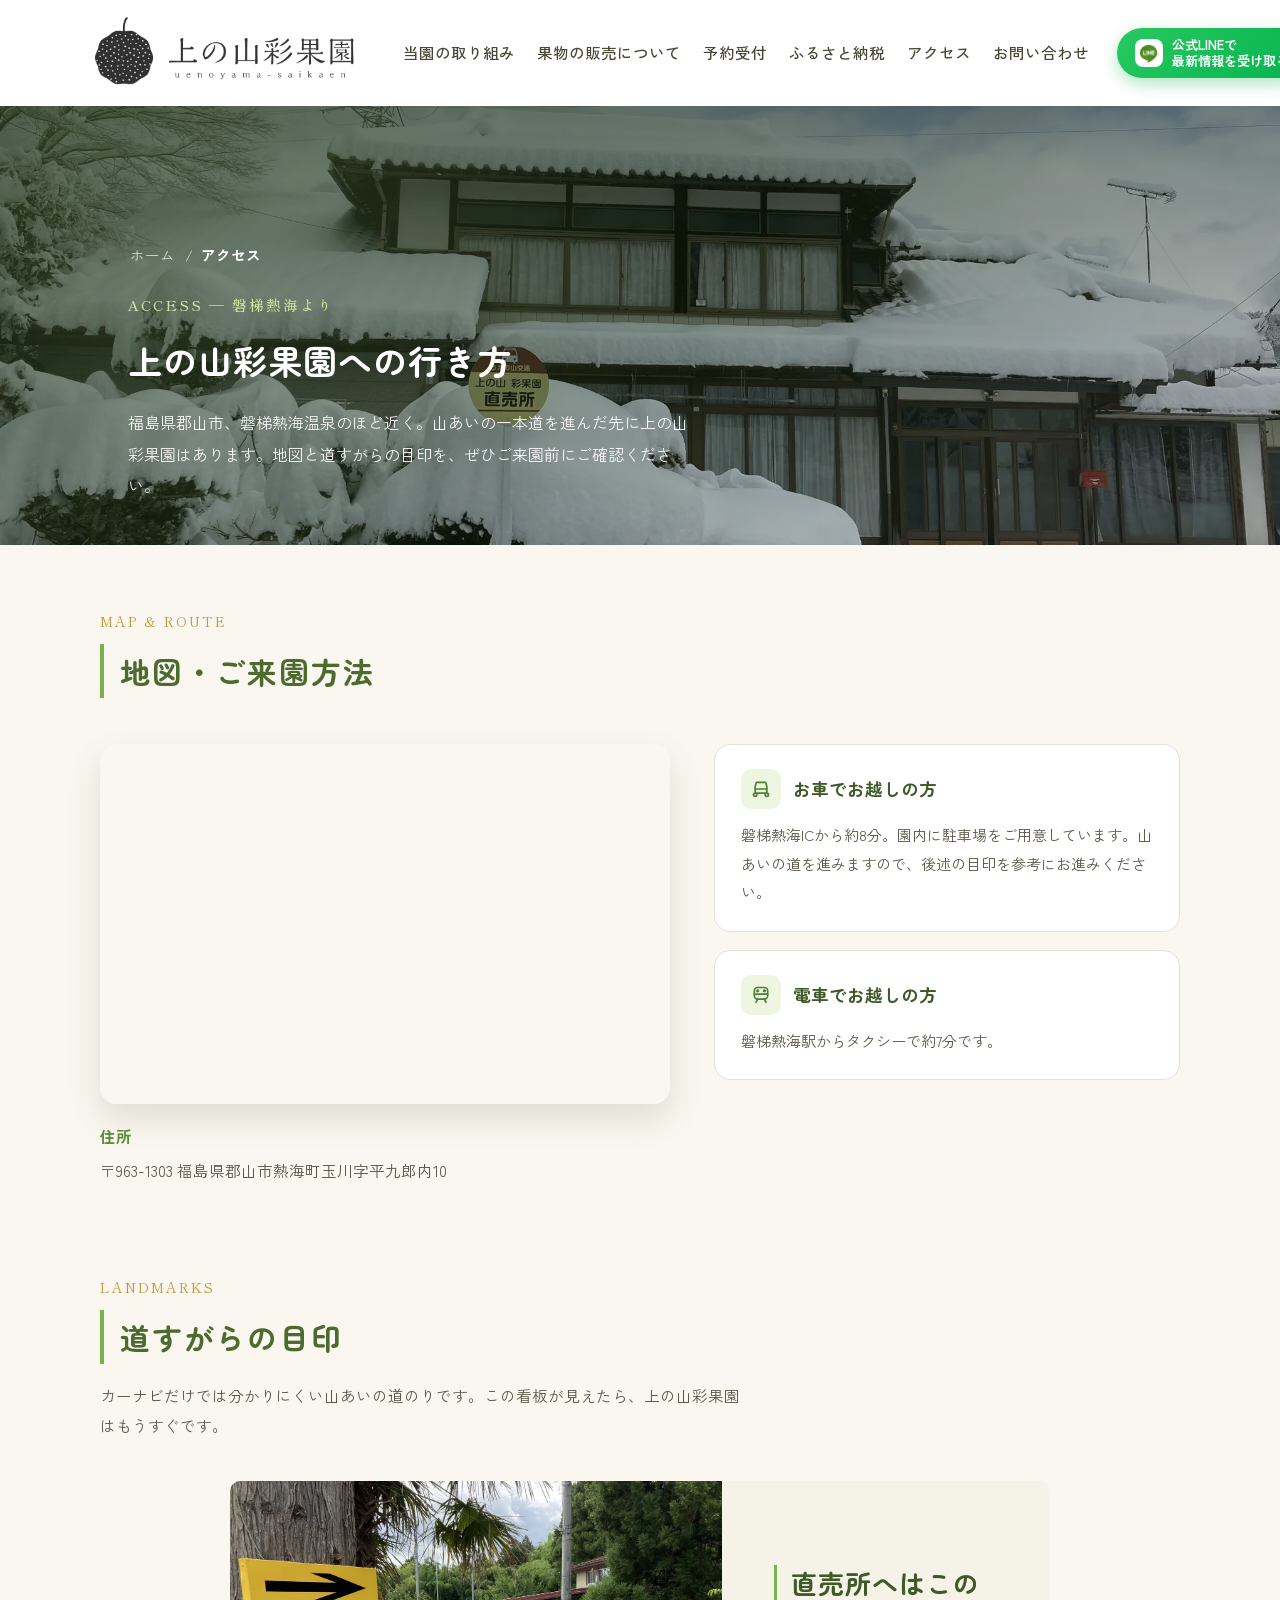
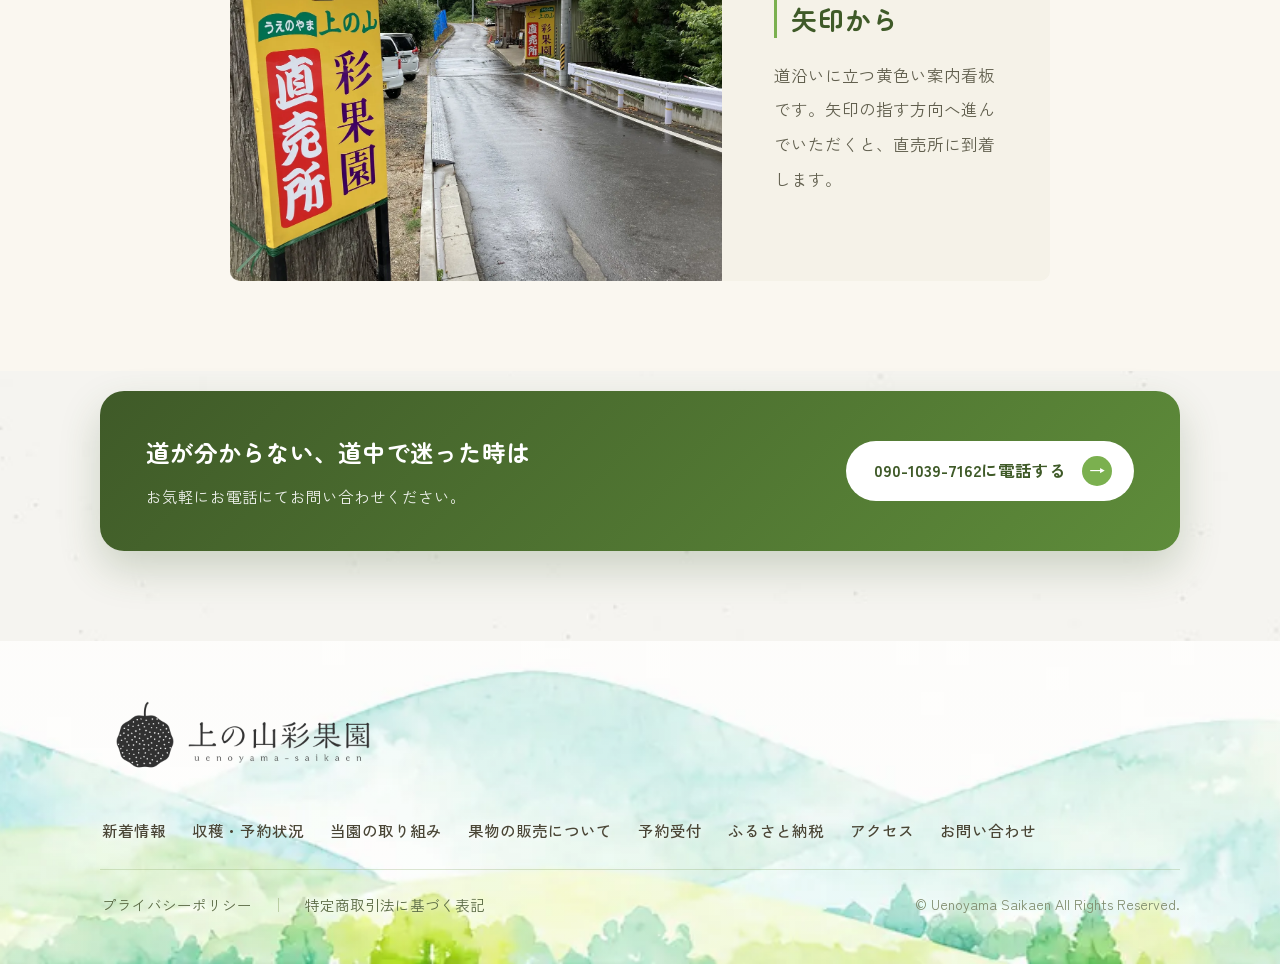
<file: access.html>
<!DOCTYPE html>
<html lang="ja">
<head>
<meta charset="utf-8">
<meta name="viewport" content="width=device-width, initial-scale=1">
<title>アクセス | 上の山彩果園</title>
<link rel="icon" type="image/x-icon" href="assets/favicon.ico">
<link rel="preconnect" href="https://fonts.googleapis.com">
<link href="https://fonts.googleapis.com/css2?family=Shippori+Mincho:wght@500;600;700&family=Zen+Maru+Gothic:wght@400;500;700&family=Zen+Kaku+Gothic+New:wght@400;500;700&display=swap" rel="stylesheet">
<link rel="stylesheet" href="style.css">
<noscript><style>.reveal{opacity:1!important;transform:none!important;}</style></noscript>
</head>
<body>

<div style="font-family:'Zen Kaku Gothic New',sans-serif;color:#514c3e;background:transparent;overflow-x:hidden;position:relative;line-height:1.8;">

  <div style="position:relative;">
  <!-- ============ FLOATING FRUIT DECO ============ -->
  <div class="fruit-deco" aria-hidden="true">
    <!-- 左側：右端をコンテンツ左端に合わせる（right: 50vw + 540px） -->
    <img src="assets/pear.webp"   class="fruit-deco-item" loading="lazy" style="right:calc(50vw + 540px);top:750px; width:620px;opacity:1;animation:fruitDrift1 7.8s ease-in-out infinite;">
    <img src="assets/pear3.webp"  class="fruit-deco-item" loading="lazy" style="right:calc(50vw + 540px);top:1650px;width:450px;opacity:1;animation:fruitDrift3 9.1s ease-in-out 1.4s infinite;">
    <img src="assets/pear2.webp"  class="fruit-deco-item" loading="lazy" style="right:calc(50vw + 540px);top:2550px;width:510px;opacity:1;animation:fruitDrift2 8.3s ease-in-out 0.7s infinite;">
    <!-- 右側：左端をコンテンツ右端に合わせる（left: 50vw + 540px） -->
    <img src="assets/pear2.webp"  class="fruit-deco-item" loading="lazy" style="left:calc(50vw + 540px);top:1150px;width:510px;opacity:1;animation:fruitDrift3 8.6s ease-in-out 0.4s infinite;">
    <img src="assets/apple.webp"  class="fruit-deco-item" loading="lazy" style="left:calc(50vw + 540px);top:2050px;width:480px;opacity:1;animation:fruitDrift1 9.4s ease-in-out 1.8s infinite;">
  </div>

  <!-- ============ HEADER ============ -->
  <header id="site-header" style="position:sticky;top:0;z-index:50;background:transparent;box-shadow:none;">
    <div class="header-inner">
      <a href="index.html" style="display:flex;flex-shrink:0;"><img src="assets/s1_logo.png" alt="上の山彩果園" class="header-logo"></a>
      <nav class="header-nav">
        <a class="navlink" href="torikumi.html">当園の取り組み</a>
        <a class="navlink" href="hanbai.html">果物の販売について</a>
        <a class="navlink" href="yoyaku.html">予約受付</a>
        <a class="navlink" href="furusato.html">ふるさと納税</a>
        <a class="navlink" href="access.html">アクセス</a>
        <a class="navlink" href="contact.html">お問い合わせ</a>
      </nav>
      <a class="btn header-line-btn" href="https://lin.ee/VrmkUfU" style="flex-shrink:0;display:flex;align-items:center;gap:9px;background:linear-gradient(135deg,#28c95f,#06b350);color:#fff;text-decoration:none;padding:9px 18px;border-radius:30px;box-shadow:0 6px 16px rgba(6,179,80,0.32);">
        <span style="display:flex;align-items:center;justify-content:center;width:28px;height:28px;background:#fff;border-radius:8px;flex-shrink:0;"><img src="assets/s14.png" alt="LINE" style="height:22px;width:22px;display:block;"></span>
        <span style="font-size:13px;font-weight:700;line-height:1.25;">公式LINEで<br>最新情報を受け取る</span>
      </a>
      <button class="hamburger" aria-label="メニュー">
        <span></span><span></span><span></span>
      </button>
    </div>
  </header>

  <!-- Mobile Menu -->
  <nav class="mobile-menu">
    <a href="torikumi.html">当園の取り組み</a>
    <a href="hanbai.html">果物の販売について</a>
    <a href="yoyaku.html">予約受付</a>
    <a href="furusato.html">ふるさと納税</a>
    <a href="access.html">アクセス</a>
    <a href="contact.html">お問い合わせ</a>
    <a href="https://lin.ee/VrmkUfU" style="display:flex;align-items:center;gap:10px;color:#3f7a2c;font-weight:700;">
      <img src="assets/s14.png" alt="LINE" style="height:20px;width:20px;display:block;">公式LINEを追加する
    </a>
  </nav>

  <!-- ============ ページヒーロー ============ -->
  <section class="access-hero" style="background:url('assets/winter.webp') center 55%/cover no-repeat;">
    <div style="position:absolute;inset:0;background:linear-gradient(160deg,rgba(15,30,8,0.72) 0%,rgba(20,40,10,0.42) 55%,rgba(20,40,10,0.15) 100%);"></div>
    <div class="access-hero-glow" aria-hidden="true"></div>
    <div style="max-width:1080px;margin:0 auto;padding:130px 28px 44px;position:relative;width:100%;">
      <nav aria-label="パンくずリスト" style="display:flex;align-items:center;gap:8px;font-size:14.5px;color:rgba(255,255,255,0.75);margin-bottom:18px;">
        <a href="index.html" class="navlink" style="color:rgba(255,255,255,0.75);text-shadow:none;">ホーム</a>
        <span aria-hidden="true">/</span>
        <span style="color:#fff;font-weight:700;">アクセス</span>
      </nav>
      <span style="display:block;font-family:'Shippori Mincho',serif;font-size:14.5px;color:#cdeaa0;letter-spacing:.14em;margin-bottom:12px;font-weight:500;">ACCESS — 磐梯熱海より</span>
      <h1 style="font-family:'Zen Maru Gothic',sans-serif;font-weight:700;font-size:34px;color:#fff;margin:0 0 16px;letter-spacing:.03em;">上の山彩果園への行き方</h1>
      <p style="max-width:560px;font-size:16px;color:rgba(255,255,255,0.92);margin:0;line-height:1.95;">福島県郡山市、磐梯熱海温泉のほど近く。山あいの一本道を進んだ先に上の山彩果園はあります。地図と道すがらの目印を、ぜひご来園前にご確認ください。</p>
    </div>
  </section>

  <!-- ============ 地図・ご来園方法 ============ -->
  <section style="position:relative;padding:64px 28px 20px;background:#faf7f0;">
    <div style="max-width:1080px;margin:0 auto;">
      <div class="section-title-left">
        <span class="section-title-eyebrow">MAP &amp; ROUTE</span>
        <h2 class="section-title-bar">地図・ご来園方法</h2>
      </div>

      <div class="access-route-grid reveal">
        <div class="access-route-map">
          <iframe src="https://www.google.com/maps/embed?pb=!1m18!1m12!1m3!1d50651.857239009805!2d140.25688301543025!3d37.49043603010871!2m3!1f0!2f0!3f0!3m2!1i1024!2i768!4f13.1!3m3!1m2!1s0x60200dc65ce7b527%3A0xc777e54758d2aed3!2z5LiK44Gu5bGxIOW9qeaenOWckiAo44GG44GI44Gu44KE44G-IOOBleOBhOOBi-OBiOOCkyk!5e0!3m2!1sja!2sjp!4v1782180911327!5m2!1sja!2sjp" width="100%" height="360" style="border:0;border-radius:16px;box-shadow:0 14px 32px rgba(80,90,60,0.16);display:block;" allowfullscreen="" loading="lazy" referrerpolicy="no-referrer-when-downgrade"></iframe>
          <div style="margin-top:18px;font-size:15.5px;line-height:1.9;">
            <div style="font-weight:700;color:#5e8c3a;margin-bottom:4px;">住所</div>
            <div style="color:#5c5849;">〒963-1303 福島県郡山市熱海町玉川字平九郎内10</div>
          </div>
        </div>

        <div>
          <div class="route-card">
            <div class="route-card-head">
              <span class="route-icon">
                <svg width="20" height="20" viewBox="0 0 24 24" fill="none" stroke="#4d8030" stroke-width="2" stroke-linecap="round" stroke-linejoin="round"><path d="M5 17h14M5 17a2 2 0 1 0 0 4 2 2 0 0 0 0-4zm14 0a2 2 0 1 0 0 4 2 2 0 0 0 0-4zM5 17V9l1.5-5h11L19 9v8"/><path d="M5 12h14"/></svg>
              </span>
              <span class="route-card-title">お車でお越しの方</span>
            </div>
            <p class="route-card-text">磐梯熱海ICから約8分。園内に駐車場をご用意しています。山あいの道を進みますので、後述の目印を参考にお進みください。</p>
          </div>
          <div class="route-card">
            <div class="route-card-head">
              <span class="route-icon">
                <svg width="20" height="20" viewBox="0 0 24 24" fill="none" stroke="#4d8030" stroke-width="2" stroke-linecap="round" stroke-linejoin="round"><rect x="4" y="3" width="16" height="14" rx="4"/><path d="M4 11h16M8 17l-2 4M16 17l2 4"/><circle cx="8" cy="7" r="1"/><circle cx="16" cy="7" r="1"/></svg>
              </span>
              <span class="route-card-title">電車でお越しの方</span>
            </div>
            <p class="route-card-text">磐梯熱海駅からタクシーで約7分です。</p>
          </div>
        </div>
      </div>
    </div>
  </section>

  <!-- ============ 道すがらの目印 ============ -->
  <section style="position:relative;padding:70px 28px 90px;background:#faf7f0;">
    <div style="max-width:1080px;margin:0 auto;">
      <div class="section-title-left">
        <span class="section-title-eyebrow">LANDMARKS</span>
        <h2 class="section-title-bar">道すがらの目印</h2>
      </div>
      <p style="max-width:640px;font-size:15.5px;color:#5c5849;line-height:1.95;margin:-30px 0 40px;">カーナビだけでは分かりにくい山あいの道のりです。この看板が見えたら、上の山彩果園はもうすぐです。</p>

      <div class="torikumi-stack reveal" style="max-width:820px;margin:0 auto;">
        <div class="torikumi-item">
          <div class="torikumi-item-img"><img src="assets/tyokubaijo.webp" alt="直売所への案内看板。矢印の方向へ進みます" loading="lazy"></div>
          <div class="torikumi-item-body">
            <h3 class="torikumi-item-heading">直売所へはこの矢印から</h3>
            <p class="torikumi-item-text">道沿いに立つ黄色い案内看板です。矢印の指す方向へ進んでいただくと、直売所に到着します。</p>
          </div>
        </div>
      </div>
    </div>
  </section>

  <!-- ============ お問い合わせ CTA ============ -->
  <section style="position:relative;padding:20px 28px 90px;background:transparent;">
    <div class="reveal" style="max-width:1080px;margin:0 auto;background:linear-gradient(135deg,#3f5a28,#5e8c3a);border-radius:24px;padding:40px 46px;display:flex;align-items:center;justify-content:space-between;gap:28px;flex-wrap:wrap;box-shadow:0 18px 40px rgba(60,90,40,0.22);">
      <div>
        <h2 style="font-family:'Zen Maru Gothic',sans-serif;font-weight:700;font-size:23.5px;color:#fff;margin:0 0 10px;">道が分からない、道中で迷った時は</h2>
        <p style="font-size:15.5px;color:rgba(255,255,255,0.9);margin:0;">お気軽にお電話にてお問い合わせください。</p>
      </div>
      <a class="btn" href="tel:09010397162" style="display:flex;align-items:center;gap:16px;background:#fff;color:#3f5a28;text-decoration:none;font-weight:700;font-size:16.5px;padding:15px 22px 15px 28px;border-radius:36px;flex-shrink:0;">
        090-1039-7162に電話する
        <span style="display:flex;align-items:center;justify-content:center;width:30px;height:30px;border-radius:50%;background:#7bb04f;color:#fff;">→</span>
      </a>
    </div>
  </section>

  </div>

  <!-- ============ FOOTER ============ -->
  <footer style="position:relative;background:url('assets/footer_mountains.webp') bottom center/cover no-repeat;">
    <div style="background:linear-gradient(to bottom,rgba(249,246,238,0.20) 0%,rgba(244,240,226,0.05) 100%);padding:56px 28px 40px;">
      <div class="footer-main-row">
        <a href="index.html" style="display:flex;flex-shrink:0;"><img src="assets/s1_logo.png" alt="上の山彩果園" style="height:80px;width:auto;display:block;"></a>
        <nav style="display:flex;align-items:center;gap:22px;font-size:15.5px;font-weight:500;flex-wrap:wrap;">
          <a class="navlink" href="index.html#news">新着情報</a>
          <a class="navlink" href="jokyo.html">収穫・予約状況</a>
          <a class="navlink" href="torikumi.html">当園の取り組み</a>
          <a class="navlink" href="hanbai.html">果物の販売について</a>
          <a class="navlink" href="yoyaku.html">予約受付</a>
          <a class="navlink" href="furusato.html">ふるさと納税</a>
          <a class="navlink" href="access.html">アクセス</a>
          <a class="navlink" href="contact.html">お問い合わせ</a>
        </nav>
      </div>
      <div class="footer-bottom-row">
        <a class="navlink" href="privacy.html" style="font-size:14.5px;color:#5a6a44;">プライバシーポリシー</a>
        <span style="width:1px;height:14px;background:rgba(120,150,80,0.4);"></span>
        <a class="navlink" href="law.html" style="font-size:14.5px;color:#5a6a44;">特定商取引法に基づく表記</a>
        <span style="margin-left:auto;font-size:14px;color:#7d8a6b;">© Uenoyama Saikaen All Rights Reserved.</span>
      </div>
    </div>
  </footer>

</div>

<script src="main.js"></script>

</body>
</html>
</file>
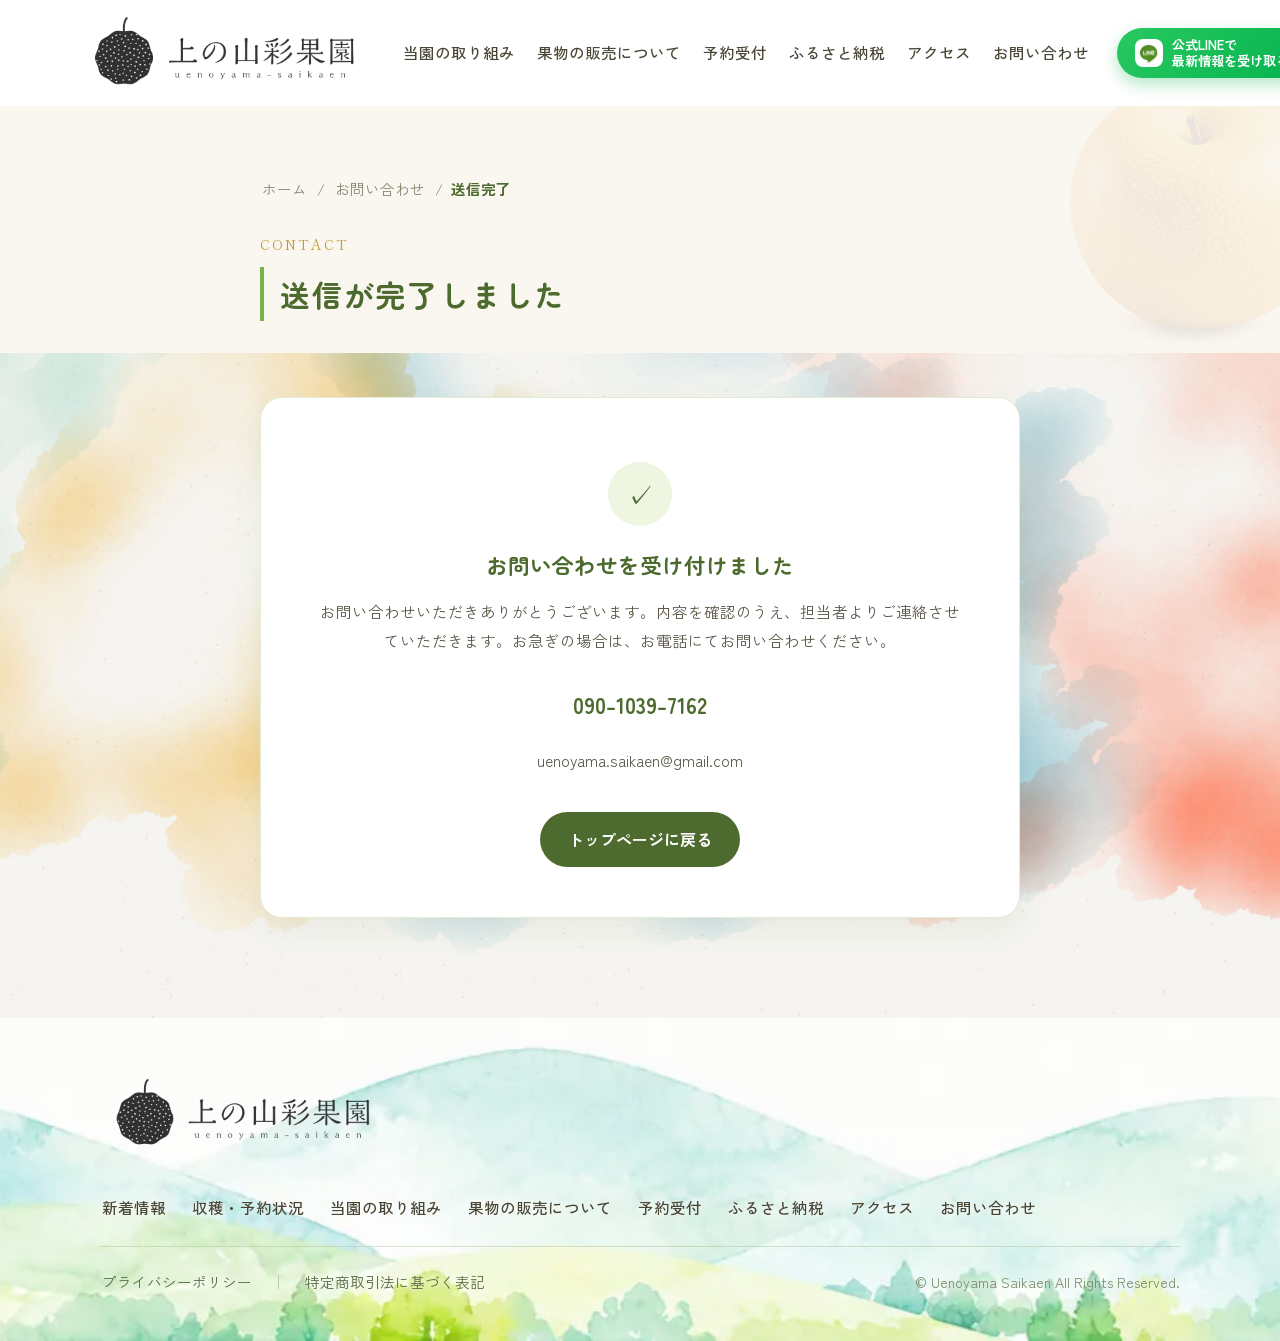
<file: contact-thanks.html>
<!DOCTYPE html>
<html lang="ja">
<head>
<meta charset="utf-8">
<meta name="viewport" content="width=device-width, initial-scale=1">
<title>お問い合わせを受け付けました | 上の山彩果園</title>
<meta name="robots" content="noindex">
<link rel="icon" type="image/x-icon" href="assets/favicon.ico">
<link rel="preconnect" href="https://fonts.googleapis.com">
<link href="https://fonts.googleapis.com/css2?family=Shippori+Mincho:wght@500;600;700&family=Zen+Maru+Gothic:wght@400;500;700&family=Zen+Kaku+Gothic+New:wght@400;500;700&display=swap" rel="stylesheet">
<link rel="stylesheet" href="style.css">
<noscript><style>.reveal{opacity:1!important;transform:none!important;}</style></noscript>
</head>
<body>

<div style="font-family:'Zen Kaku Gothic New',sans-serif;color:#514c3e;background:transparent;overflow-x:hidden;position:relative;line-height:1.8;">

  <div style="position:relative;">
  <!-- ============ FLOATING FRUIT DECO ============ -->
  <div class="fruit-deco" aria-hidden="true">
    <!-- 左側：右端をコンテンツ左端に合わせる（right: 50vw + 540px） -->
    <img src="assets/pear.webp"   class="fruit-deco-item" loading="lazy" style="right:calc(50vw + 540px);top:750px; width:620px;opacity:1;animation:fruitDrift1 7.8s ease-in-out infinite;">
    <img src="assets/pear3.webp"  class="fruit-deco-item" loading="lazy" style="right:calc(50vw + 540px);top:1650px;width:450px;opacity:1;animation:fruitDrift3 9.1s ease-in-out 1.4s infinite;">
    <img src="assets/pear2.webp"  class="fruit-deco-item" loading="lazy" style="right:calc(50vw + 540px);top:2550px;width:510px;opacity:1;animation:fruitDrift2 8.3s ease-in-out 0.7s infinite;">
    <!-- 右側：左端をコンテンツ右端に合わせる（left: 50vw + 540px） -->
    <img src="assets/pear2.webp"  class="fruit-deco-item" loading="lazy" style="left:calc(50vw + 540px);top:1150px;width:510px;opacity:1;animation:fruitDrift3 8.6s ease-in-out 0.4s infinite;">
    <img src="assets/apple.webp"  class="fruit-deco-item" loading="lazy" style="left:calc(50vw + 540px);top:2050px;width:480px;opacity:1;animation:fruitDrift1 9.4s ease-in-out 1.8s infinite;">
  </div>

  <!-- ============ HEADER ============ -->
  <header id="site-header" style="position:sticky;top:0;z-index:50;background:transparent;box-shadow:none;">
    <div class="header-inner">
      <a href="index.html" style="display:flex;flex-shrink:0;"><img src="assets/s1_logo.png" alt="上の山彩果園" class="header-logo"></a>
      <nav class="header-nav">
        <a class="navlink" href="torikumi.html">当園の取り組み</a>
        <a class="navlink" href="hanbai.html">果物の販売について</a>
        <a class="navlink" href="yoyaku.html">予約受付</a>
        <a class="navlink" href="furusato.html">ふるさと納税</a>
        <a class="navlink" href="access.html">アクセス</a>
        <a class="navlink" href="contact.html">お問い合わせ</a>
      </nav>
      <a class="btn header-line-btn" href="https://lin.ee/VrmkUfU" style="flex-shrink:0;display:flex;align-items:center;gap:9px;background:linear-gradient(135deg,#28c95f,#06b350);color:#fff;text-decoration:none;padding:9px 18px;border-radius:30px;box-shadow:0 6px 16px rgba(6,179,80,0.32);">
        <span style="display:flex;align-items:center;justify-content:center;width:28px;height:28px;background:#fff;border-radius:8px;flex-shrink:0;"><img src="assets/s14.png" alt="LINE" style="height:22px;width:22px;display:block;"></span>
        <span style="font-size:13px;font-weight:700;line-height:1.25;">公式LINEで<br>最新情報を受け取る</span>
      </a>
      <button class="hamburger" aria-label="メニュー">
        <span></span><span></span><span></span>
      </button>
    </div>
  </header>

  <!-- Mobile Menu -->
  <nav class="mobile-menu">
    <a href="torikumi.html">当園の取り組み</a>
    <a href="hanbai.html">果物の販売について</a>
    <a href="yoyaku.html">予約受付</a>
    <a href="furusato.html">ふるさと納税</a>
    <a href="access.html">アクセス</a>
    <a href="contact.html">お問い合わせ</a>
    <a href="https://lin.ee/VrmkUfU" style="display:flex;align-items:center;gap:10px;color:#3f7a2c;font-weight:700;">
      <img src="assets/s14.png" alt="LINE" style="height:20px;width:20px;display:block;">公式LINEを追加する
    </a>
  </nav>

  <!-- ============ ページヘッダー ============ -->
  <section style="position:relative;padding:64px 28px 32px;background:#faf7f0;overflow:hidden;">
    <img src="assets/pear.webp" alt="" aria-hidden="true" style="position:absolute;top:-30px;right:-60px;width:280px;opacity:0.08;pointer-events:none;">
    <div style="max-width:760px;margin:0 auto;position:relative;">
      <nav aria-label="パンくずリスト" style="display:flex;align-items:center;gap:8px;font-size:14.5px;color:#8a8470;margin-bottom:24px;">
        <a href="index.html" class="navlink" style="color:#8a8470;">ホーム</a>
        <span aria-hidden="true">/</span>
        <a href="contact.html" class="navlink" style="color:#8a8470;">お問い合わせ</a>
        <span aria-hidden="true">/</span>
        <span style="color:#4d6b2f;font-weight:700;">送信完了</span>
      </nav>
      <div class="section-title-left" style="margin-bottom:0;">
        <span class="section-title-eyebrow">CONTACT</span>
        <h1 class="section-title-bar">送信が完了しました</h1>
      </div>
    </div>
  </section>

  <!-- ============ 完了メッセージ ============ -->
  <section style="position:relative;padding:44px 28px 100px;background:transparent;">
    <div style="max-width:760px;margin:0 auto;">
      <div class="reveal form-card">
        <div class="form-success visible">
          <div class="form-success-icon">✓</div>
          <h2 style="font-family:'Zen Maru Gothic',sans-serif;font-weight:700;font-size:21.5px;color:#4d6b2f;margin:0 0 12px;">お問い合わせを受け付けました</h2>
          <p style="font-size:15.5px;color:#5c5849;line-height:1.9;margin:0 0 24px;">お問い合わせいただきありがとうございます。内容を確認のうえ、担当者よりご連絡させていただきます。お急ぎの場合は、お電話にてお問い合わせください。</p>
          <div style="display:flex;flex-direction:column;gap:10px;align-items:center;margin-bottom:32px;">
            <a class="navlink" href="tel:09010397162" style="font-family:'Zen Maru Gothic',sans-serif;font-weight:700;font-size:21.5px;color:#4d6b2f;">090-1039-7162</a>
            <a class="navlink" href="mailto:uenoyama.saikaen@gmail.com" style="font-size:15.5px;color:#5c5849;">uenoyama.saikaen@gmail.com</a>
          </div>
          <a class="btn" href="index.html" style="display:inline-flex;align-items:center;gap:12px;background:#4d6b2f;color:#fff;text-decoration:none;font-weight:700;font-size:16px;padding:13px 28px;border-radius:34px;">
            トップページに戻る
          </a>
        </div>
      </div>
    </div>
  </section>

  </div>

  <!-- ============ FOOTER ============ -->
  <footer style="position:relative;background:url('assets/footer_mountains.webp') bottom center/cover no-repeat;">
    <div style="background:linear-gradient(to bottom,rgba(249,246,238,0.20) 0%,rgba(244,240,226,0.05) 100%);padding:56px 28px 40px;">
      <div class="footer-main-row">
        <a href="index.html" style="display:flex;flex-shrink:0;"><img src="assets/s1_logo.png" alt="上の山彩果園" style="height:80px;width:auto;display:block;"></a>
        <nav style="display:flex;align-items:center;gap:22px;font-size:15.5px;font-weight:500;flex-wrap:wrap;">
          <a class="navlink" href="index.html#news">新着情報</a>
          <a class="navlink" href="jokyo.html">収穫・予約状況</a>
          <a class="navlink" href="torikumi.html">当園の取り組み</a>
          <a class="navlink" href="hanbai.html">果物の販売について</a>
          <a class="navlink" href="yoyaku.html">予約受付</a>
          <a class="navlink" href="furusato.html">ふるさと納税</a>
          <a class="navlink" href="access.html">アクセス</a>
          <a class="navlink" href="contact.html">お問い合わせ</a>
        </nav>
      </div>
      <div class="footer-bottom-row">
        <a class="navlink" href="privacy.html" style="font-size:14.5px;color:#5a6a44;">プライバシーポリシー</a>
        <span style="width:1px;height:14px;background:rgba(120,150,80,0.4);"></span>
        <a class="navlink" href="law.html" style="font-size:14.5px;color:#5a6a44;">特定商取引法に基づく表記</a>
        <span style="margin-left:auto;font-size:14px;color:#7d8a6b;">© Uenoyama Saikaen All Rights Reserved.</span>
      </div>
    </div>
  </footer>

</div>

<script src="main.js"></script>

</body>
</html>
</file>
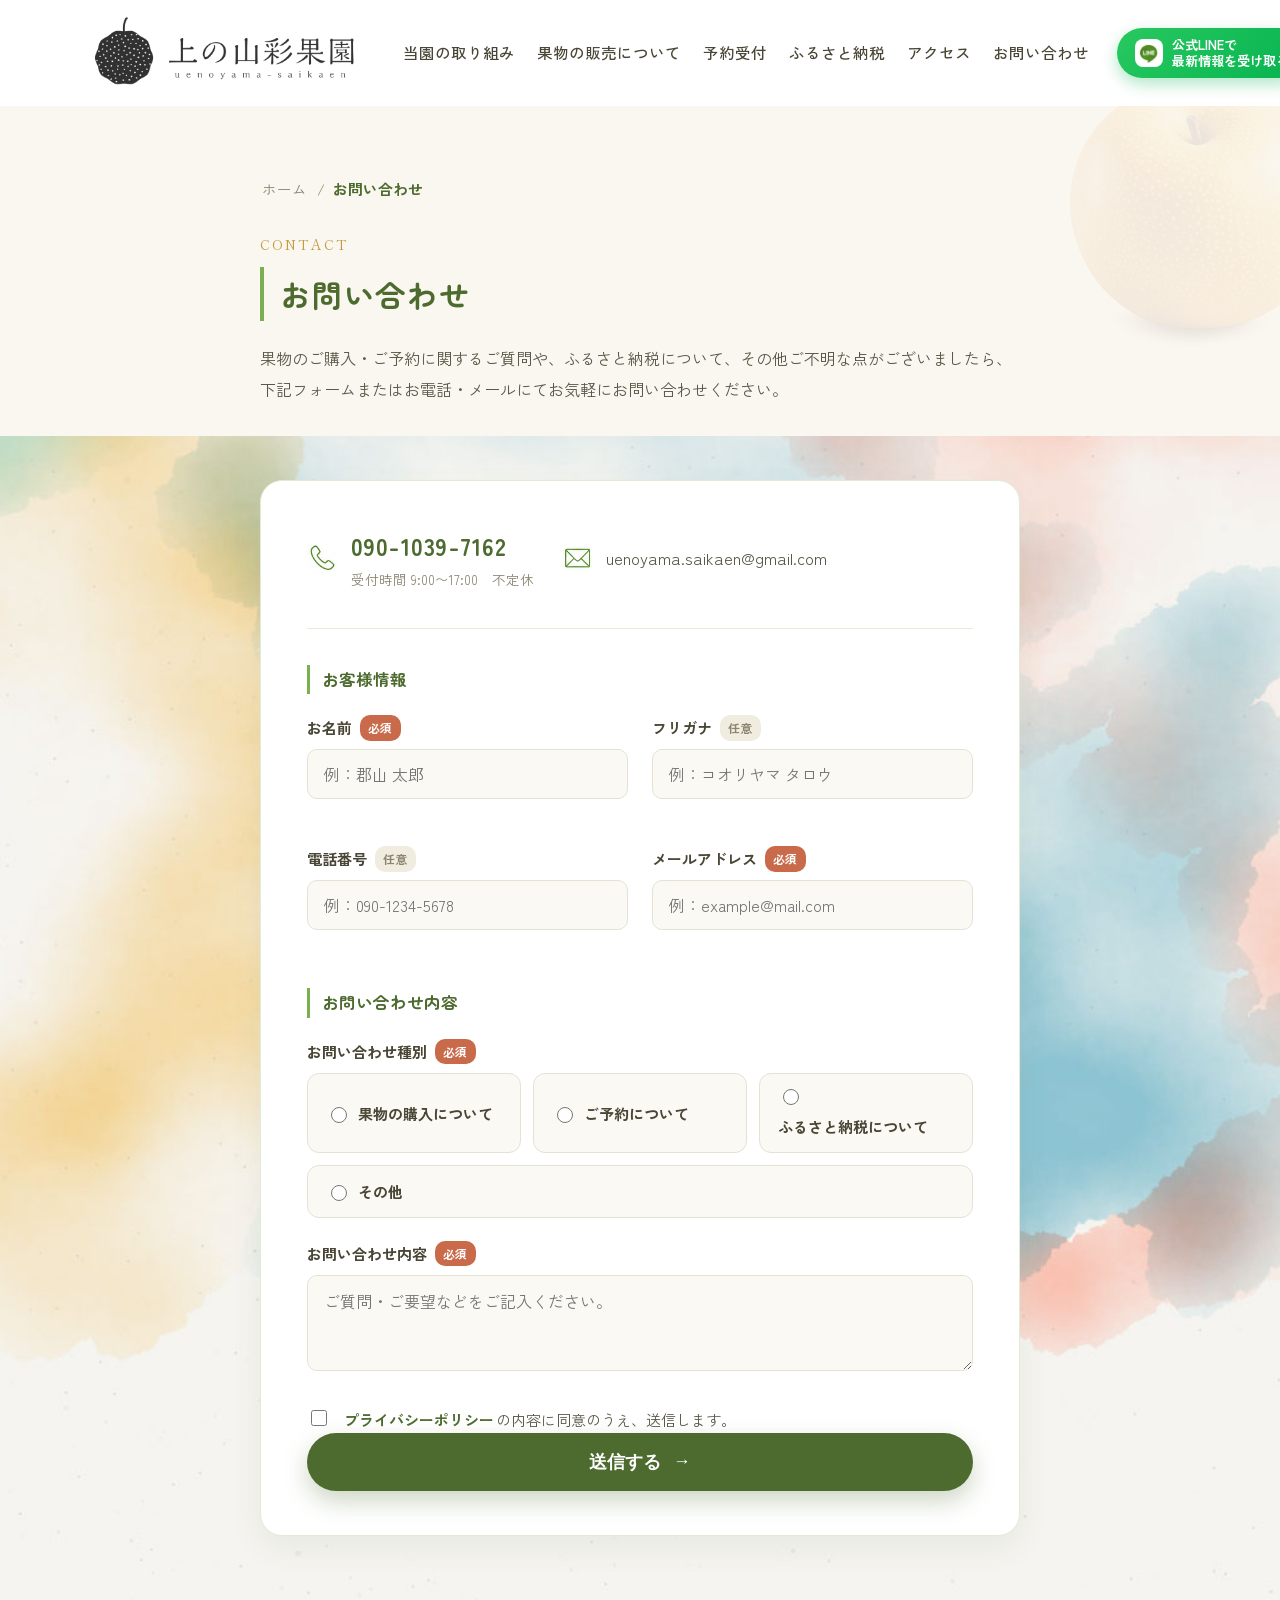
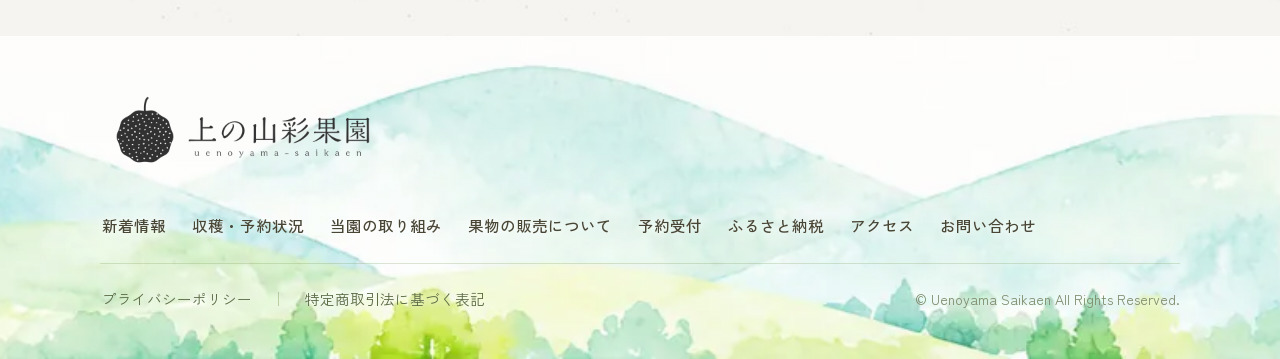
<file: contact.html>
<!DOCTYPE html>
<html lang="ja">
<head>
<meta charset="utf-8">
<meta name="viewport" content="width=device-width, initial-scale=1">
<title>お問い合わせ | 上の山彩果園</title>
<link rel="icon" type="image/x-icon" href="assets/favicon.ico">
<link rel="preconnect" href="https://fonts.googleapis.com">
<link href="https://fonts.googleapis.com/css2?family=Shippori+Mincho:wght@500;600;700&family=Zen+Maru+Gothic:wght@400;500;700&family=Zen+Kaku+Gothic+New:wght@400;500;700&display=swap" rel="stylesheet">
<link rel="stylesheet" href="style.css">
<noscript><style>.reveal{opacity:1!important;transform:none!important;}</style></noscript>
</head>
<body>

<div style="font-family:'Zen Kaku Gothic New',sans-serif;color:#514c3e;background:transparent;overflow-x:hidden;position:relative;line-height:1.8;">

  <div style="position:relative;">
  <!-- ============ FLOATING FRUIT DECO ============ -->
  <div class="fruit-deco" aria-hidden="true">
    <!-- 左側：右端をコンテンツ左端に合わせる（right: 50vw + 540px） -->
    <img src="assets/pear.webp"   class="fruit-deco-item" loading="lazy" style="right:calc(50vw + 540px);top:750px; width:620px;opacity:1;animation:fruitDrift1 7.8s ease-in-out infinite;">
    <img src="assets/pear3.webp"  class="fruit-deco-item" loading="lazy" style="right:calc(50vw + 540px);top:1650px;width:450px;opacity:1;animation:fruitDrift3 9.1s ease-in-out 1.4s infinite;">
    <img src="assets/pear2.webp"  class="fruit-deco-item" loading="lazy" style="right:calc(50vw + 540px);top:2550px;width:510px;opacity:1;animation:fruitDrift2 8.3s ease-in-out 0.7s infinite;">
    <img src="assets/apple.webp"  class="fruit-deco-item" loading="lazy" style="right:calc(50vw + 540px);top:3350px;width:480px;opacity:1;animation:fruitDrift4 7.3s ease-in-out 2.3s infinite;">
    <img src="assets/pear2.webp"  class="fruit-deco-item" loading="lazy" style="right:calc(50vw + 540px);top:4200px;width:510px;opacity:1;animation:fruitDrift2 8.5s ease-in-out 1.1s infinite;">
    <img src="assets/pear3.webp"  class="fruit-deco-item" loading="lazy" style="right:calc(50vw + 540px);top:5050px;width:450px;opacity:1;animation:fruitDrift1 9.2s ease-in-out 2.7s infinite;">
    <!-- 右側：左端をコンテンツ右端に合わせる（left: 50vw + 540px） -->
    <img src="assets/pear2.webp"  class="fruit-deco-item" loading="lazy" style="left:calc(50vw + 540px);top:1150px;width:510px;opacity:1;animation:fruitDrift3 8.6s ease-in-out 0.4s infinite;">
    <img src="assets/apple.webp"  class="fruit-deco-item" loading="lazy" style="left:calc(50vw + 540px);top:2050px;width:480px;opacity:1;animation:fruitDrift1 9.4s ease-in-out 1.8s infinite;">
    <img src="assets/pear.webp"   class="fruit-deco-item" loading="lazy" style="left:calc(50vw + 540px);top:2950px;width:620px;opacity:1;animation:fruitDrift4 7.8s ease-in-out 3.1s infinite;">
    <img src="assets/pear3.webp"  class="fruit-deco-item" loading="lazy" style="left:calc(50vw + 540px);top:3750px;width:450px;opacity:1;animation:fruitDrift2 8.9s ease-in-out 0.9s infinite;">
    <img src="assets/pear.webp"   class="fruit-deco-item" loading="lazy" style="left:calc(50vw + 540px);top:4600px;width:620px;opacity:1;animation:fruitDrift3 8.1s ease-in-out 0.5s infinite;">
  </div>

  <!-- ============ HEADER ============ -->
  <header id="site-header" style="position:sticky;top:0;z-index:50;background:transparent;box-shadow:none;">
    <div class="header-inner">
      <a href="index.html" style="display:flex;flex-shrink:0;"><img src="assets/s1_logo.png" alt="上の山彩果園" class="header-logo"></a>
      <nav class="header-nav">
        <a class="navlink" href="torikumi.html">当園の取り組み</a>
        <a class="navlink" href="hanbai.html">果物の販売について</a>
        <a class="navlink" href="yoyaku.html">予約受付</a>
        <a class="navlink" href="furusato.html">ふるさと納税</a>
        <a class="navlink" href="access.html">アクセス</a>
        <a class="navlink" href="contact.html">お問い合わせ</a>
      </nav>
      <a class="btn header-line-btn" href="https://lin.ee/VrmkUfU" style="flex-shrink:0;display:flex;align-items:center;gap:9px;background:linear-gradient(135deg,#28c95f,#06b350);color:#fff;text-decoration:none;padding:9px 18px;border-radius:30px;box-shadow:0 6px 16px rgba(6,179,80,0.32);">
        <span style="display:flex;align-items:center;justify-content:center;width:28px;height:28px;background:#fff;border-radius:8px;flex-shrink:0;"><img src="assets/s14.png" alt="LINE" style="height:22px;width:22px;display:block;"></span>
        <span style="font-size:13px;font-weight:700;line-height:1.25;">公式LINEで<br>最新情報を受け取る</span>
      </a>
      <button class="hamburger" aria-label="メニュー">
        <span></span><span></span><span></span>
      </button>
    </div>
  </header>

  <!-- Mobile Menu -->
  <nav class="mobile-menu">
    <a href="torikumi.html">当園の取り組み</a>
    <a href="hanbai.html">果物の販売について</a>
    <a href="yoyaku.html">予約受付</a>
    <a href="furusato.html">ふるさと納税</a>
    <a href="access.html">アクセス</a>
    <a href="contact.html">お問い合わせ</a>
    <a href="https://lin.ee/VrmkUfU" style="display:flex;align-items:center;gap:10px;color:#3f7a2c;font-weight:700;">
      <img src="assets/s14.png" alt="LINE" style="height:20px;width:20px;display:block;">公式LINEを追加する
    </a>
  </nav>

  <!-- ============ ページヘッダー ============ -->
  <section style="position:relative;padding:64px 28px 32px;background:#faf7f0;overflow:hidden;">
    <img src="assets/pear.webp" alt="" aria-hidden="true" style="position:absolute;top:-30px;right:-60px;width:280px;opacity:0.08;pointer-events:none;">
    <div style="max-width:760px;margin:0 auto;position:relative;">
      <nav aria-label="パンくずリスト" style="display:flex;align-items:center;gap:8px;font-size:14.5px;color:#8a8470;margin-bottom:24px;">
        <a href="index.html" class="navlink" style="color:#8a8470;">ホーム</a>
        <span aria-hidden="true">/</span>
        <span style="color:#4d6b2f;font-weight:700;">お問い合わせ</span>
      </nav>
      <div class="section-title-left" style="margin-bottom:0;">
        <span class="section-title-eyebrow">CONTACT</span>
        <h1 class="section-title-bar">お問い合わせ</h1>
      </div>
      <p style="font-size:16px;color:#5c5849;margin:22px 0 0;line-height:1.9;">果物のご購入・ご予約に関するご質問や、ふるさと納税について、その他ご不明な点がございましたら、下記フォームまたはお電話・メールにてお気軽にお問い合わせください。</p>
    </div>
  </section>

  <!-- ============ お問い合わせフォーム ============ -->
  <section style="position:relative;padding:44px 28px 100px;background:transparent;">
    <div style="max-width:760px;margin:0 auto;">

      <div class="reveal form-card">

        <div style="display:flex;flex-wrap:wrap;gap:28px;margin-bottom:36px;padding-bottom:36px;border-bottom:1px solid #eee7d6;">
          <div style="display:flex;align-items:center;gap:14px;">
            <img src="assets/s12.png" alt="" style="height:30px;width:30px;display:block;">
            <div>
              <div style="font-family:'Zen Maru Gothic',sans-serif;font-weight:700;font-size:23.5px;color:#4d6b2f;letter-spacing:.02em;white-space:nowrap;">090-1039-7162</div>
              <div style="font-size:13.5px;color:#8a8470;">受付時間 9:00〜17:00　不定休</div>
            </div>
          </div>
          <div style="display:flex;align-items:center;gap:14px;">
            <img src="assets/s13.png" alt="" style="height:30px;width:30px;display:block;">
            <span style="font-size:16.5px;color:#5c5849;"><span>uenoyama.saikaen</span><span>&#64;</span><span>gmail</span><span>.com</span></span>
          </div>
        </div>

        <div id="contact-error" style="display:none;gap:12px;align-items:flex-start;background:#fdeceb;border:1px solid #f3c6c2;border-radius:12px;padding:16px 18px;margin-bottom:36px;font-size:14.5px;color:#a3392f;line-height:1.8;">
          <span style="flex-shrink:0;font-size:17.5px;">⚠️</span>
          <span id="contact-error-text">送信に失敗しました。時間をおいて再度お試しいただくか、お電話にてお問い合わせください。</span>
        </div>

        <form id="contact-form" action="send-contact.php" method="post" novalidate>

          <div style="position:absolute;left:-9999px;top:-9999px;" aria-hidden="true">
            <label for="f-website">Website</label>
            <input type="text" id="f-website" name="website" tabindex="-1" autocomplete="off">
          </div>
          <input type="hidden" name="form_ts" id="f-form-ts">
          <input type="hidden" name="recaptcha_token" id="f-recaptcha-token">

          <div class="form-section">
            <h2 class="form-section-heading">お客様情報</h2>
            <div class="form-grid-2">
              <div class="form-field">
                <label for="f-name">お名前<span class="form-required">必須</span></label>
                <input type="text" id="f-name" name="name" class="form-input" placeholder="例：郡山 太郎" required>
              </div>
              <div class="form-field">
                <label for="f-kana">フリガナ<span class="form-optional">任意</span></label>
                <input type="text" id="f-kana" name="kana" class="form-input" placeholder="例：コオリヤマ タロウ">
              </div>
              <div class="form-field">
                <label for="f-tel">電話番号<span class="form-optional">任意</span></label>
                <input type="tel" id="f-tel" name="tel" class="form-input" placeholder="例：090-1234-5678">
              </div>
              <div class="form-field">
                <label for="f-email">メールアドレス<span class="form-required">必須</span></label>
                <input type="email" id="f-email" name="email" class="form-input" placeholder="例：example@mail.com" required>
              </div>
            </div>
          </div>

          <div class="form-section">
            <h2 class="form-section-heading">お問い合わせ内容</h2>
            <div class="form-field">
              <label>お問い合わせ種別<span class="form-required">必須</span></label>
              <div class="form-radio-group">
                <label class="form-radio"><input type="radio" name="category" value="果物の購入について" required>果物の購入について</label>
                <label class="form-radio"><input type="radio" name="category" value="ご予約について" required>ご予約について</label>
                <label class="form-radio"><input type="radio" name="category" value="ふるさと納税について" required>ふるさと納税について</label>
                <label class="form-radio"><input type="radio" name="category" value="その他" required>その他</label>
              </div>
            </div>
            <div class="form-field">
              <label for="f-message">お問い合わせ内容<span class="form-required">必須</span></label>
              <textarea id="f-message" name="message" class="form-textarea" placeholder="ご質問・ご要望などをご記入ください。" required></textarea>
            </div>
          </div>

          <div class="form-section">
            <label class="form-consent">
              <input type="checkbox" name="agree" required>
              <span><a class="navlink" href="privacy.html" target="_blank" rel="noopener" style="color:#4d6b2f;font-weight:700;">プライバシーポリシー</a>の内容に同意のうえ、送信します。</span>
            </label>
          </div>

          <button type="submit" class="form-submit-btn">
            <span class="form-submit-label">送信する</span>
            <span aria-hidden="true">→</span>
          </button>

        </form>

      </div>

    </div>
  </section>

  </div>

  <!-- ============ FOOTER ============ -->
  <footer style="position:relative;background:url('assets/footer_mountains.webp') bottom center/cover no-repeat;">
    <div style="background:linear-gradient(to bottom,rgba(249,246,238,0.20) 0%,rgba(244,240,226,0.05) 100%);padding:56px 28px 40px;">
      <div class="footer-main-row">
        <a href="index.html" style="display:flex;flex-shrink:0;"><img src="assets/s1_logo.png" alt="上の山彩果園" style="height:80px;width:auto;display:block;"></a>
        <nav style="display:flex;align-items:center;gap:22px;font-size:15.5px;font-weight:500;flex-wrap:wrap;">
          <a class="navlink" href="index.html#news">新着情報</a>
          <a class="navlink" href="jokyo.html">収穫・予約状況</a>
          <a class="navlink" href="torikumi.html">当園の取り組み</a>
          <a class="navlink" href="hanbai.html">果物の販売について</a>
          <a class="navlink" href="yoyaku.html">予約受付</a>
          <a class="navlink" href="furusato.html">ふるさと納税</a>
          <a class="navlink" href="access.html">アクセス</a>
          <a class="navlink" href="contact.html">お問い合わせ</a>
        </nav>
      </div>
      <div class="footer-bottom-row">
        <a class="navlink" href="privacy.html" style="font-size:14.5px;color:#5a6a44;">プライバシーポリシー</a>
        <span style="width:1px;height:14px;background:rgba(120,150,80,0.4);"></span>
        <a class="navlink" href="law.html" style="font-size:14.5px;color:#5a6a44;">特定商取引法に基づく表記</a>
        <span style="margin-left:auto;font-size:14px;color:#7d8a6b;">© Uenoyama Saikaen All Rights Reserved.</span>
      </div>
    </div>
  </footer>

</div>

<script src="recaptcha-config.js"></script>
<script src="main.js"></script>

</body>
</html>
</file>
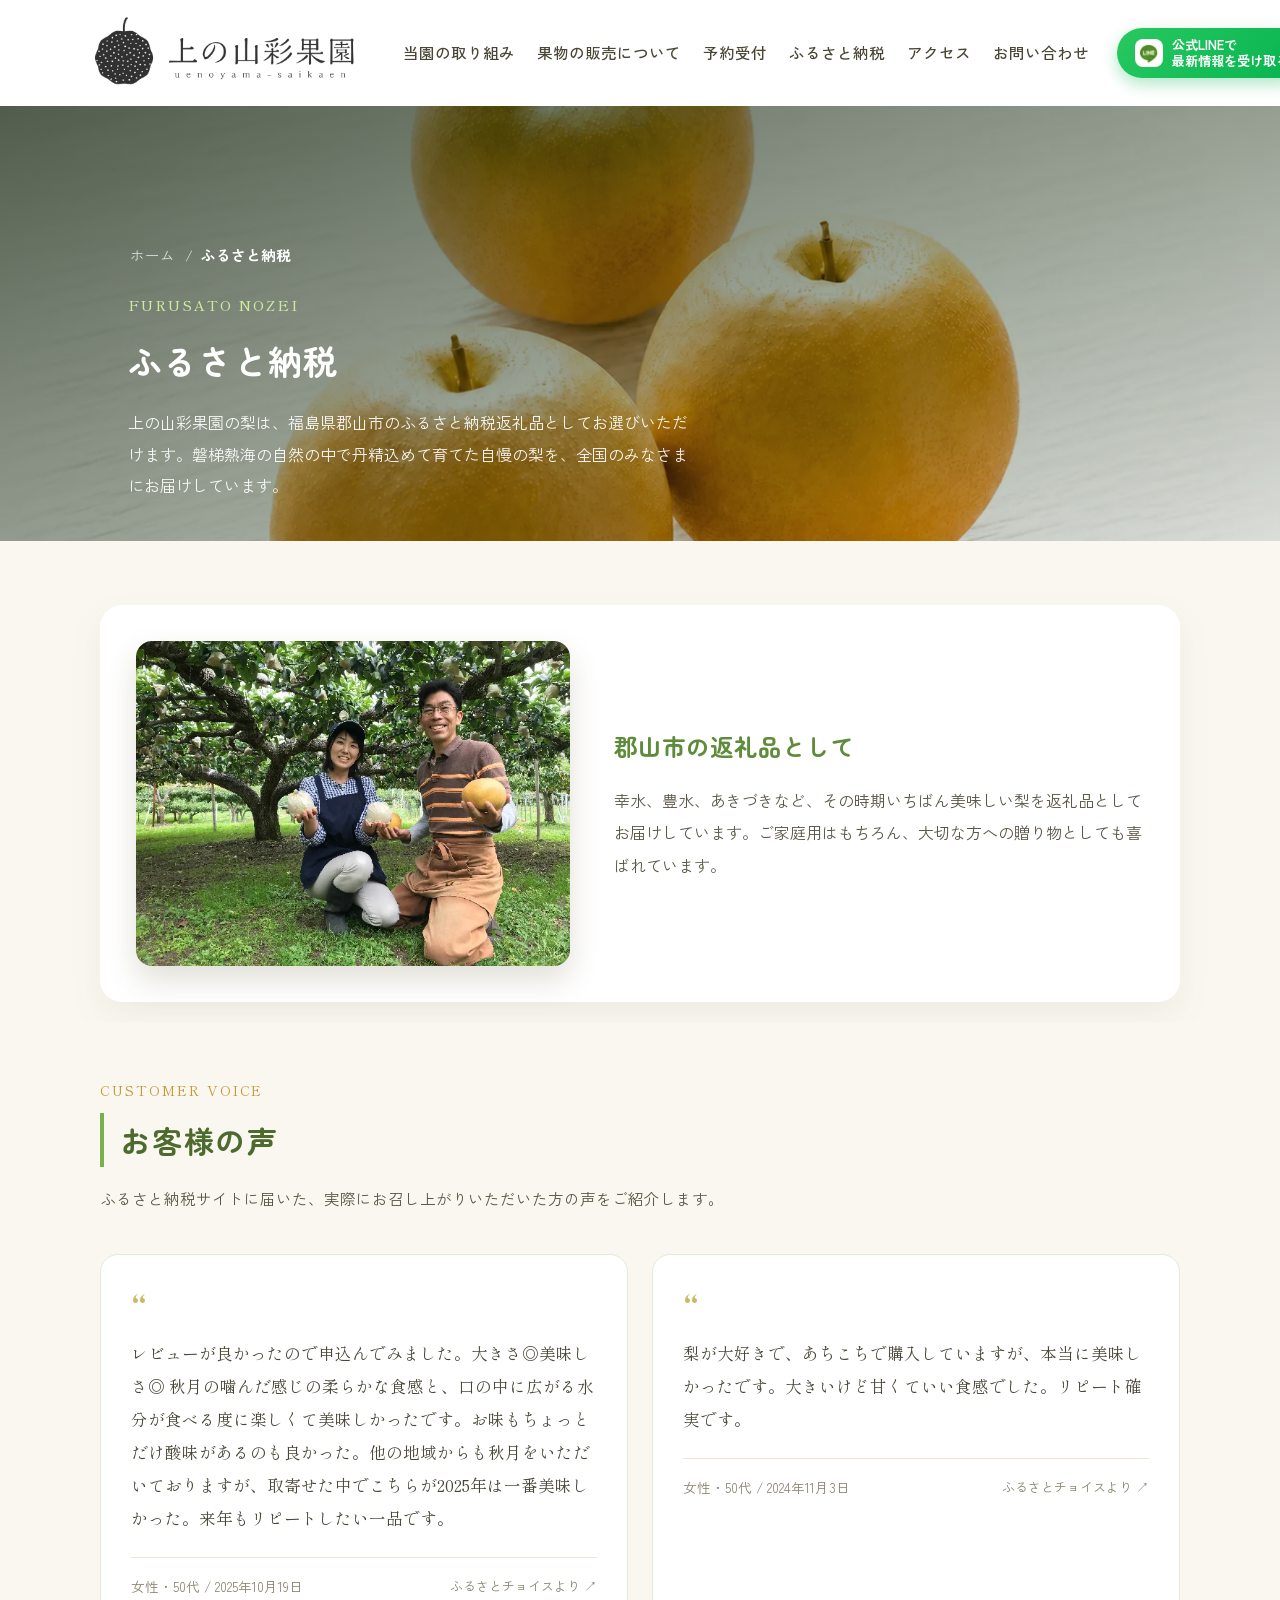
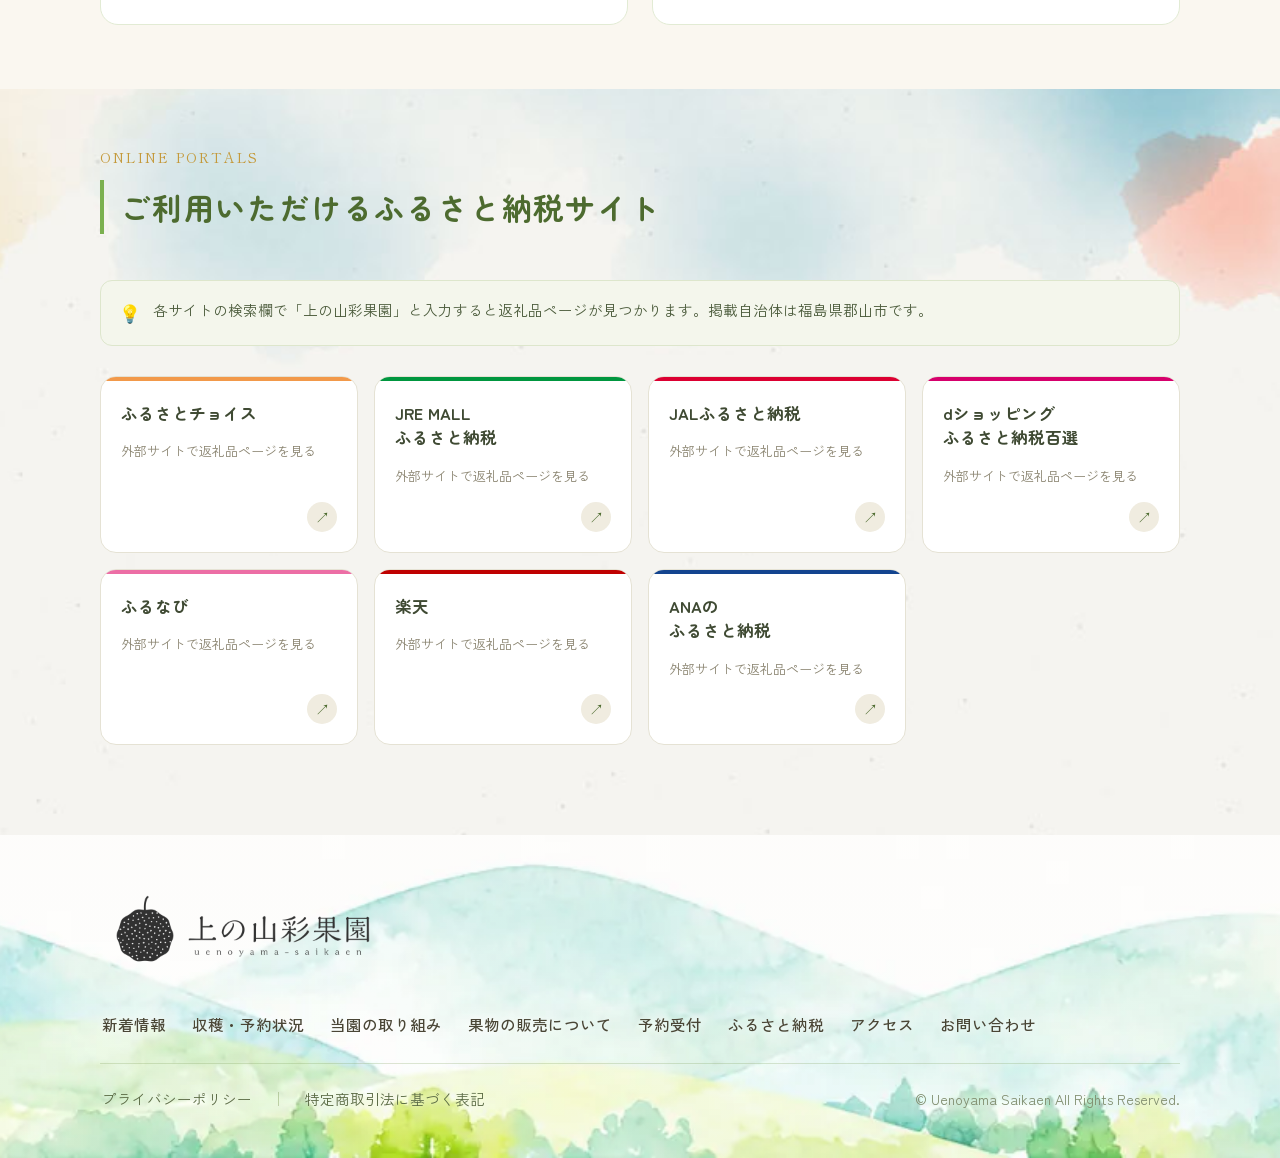
<file: furusato.html>
<!DOCTYPE html>
<html lang="ja">
<head>
<meta charset="utf-8">
<meta name="viewport" content="width=device-width, initial-scale=1">
<title>ふるさと納税 | 上の山彩果園</title>
<link rel="icon" type="image/x-icon" href="assets/favicon.ico">
<link rel="preconnect" href="https://fonts.googleapis.com">
<link href="https://fonts.googleapis.com/css2?family=Shippori+Mincho:wght@500;600;700&family=Zen+Maru+Gothic:wght@400;500;700&family=Zen+Kaku+Gothic+New:wght@400;500;700&display=swap" rel="stylesheet">
<link rel="stylesheet" href="style.css">
<noscript><style>.reveal{opacity:1!important;transform:none!important;}</style></noscript>
</head>
<body>

<div style="font-family:'Zen Kaku Gothic New',sans-serif;color:#514c3e;background:transparent;overflow-x:hidden;position:relative;line-height:1.8;">

  <div style="position:relative;">
  <!-- ============ FLOATING FRUIT DECO ============ -->
  <div class="fruit-deco" aria-hidden="true">
    <!-- 左側：右端をコンテンツ左端に合わせる（right: 50vw + 540px） -->
    <img src="assets/pear.webp"   class="fruit-deco-item" loading="lazy" style="right:calc(50vw + 540px);top:750px; width:620px;opacity:1;animation:fruitDrift1 7.8s ease-in-out infinite;">
    <img src="assets/pear3.webp"  class="fruit-deco-item" loading="lazy" style="right:calc(50vw + 540px);top:1650px;width:450px;opacity:1;animation:fruitDrift3 9.1s ease-in-out 1.4s infinite;">
    <img src="assets/pear2.webp"  class="fruit-deco-item" loading="lazy" style="right:calc(50vw + 540px);top:2550px;width:510px;opacity:1;animation:fruitDrift2 8.3s ease-in-out 0.7s infinite;">
    <img src="assets/apple.webp"  class="fruit-deco-item" loading="lazy" style="right:calc(50vw + 540px);top:3350px;width:480px;opacity:1;animation:fruitDrift4 7.3s ease-in-out 2.3s infinite;">
    <img src="assets/pear2.webp"  class="fruit-deco-item" loading="lazy" style="right:calc(50vw + 540px);top:4200px;width:510px;opacity:1;animation:fruitDrift2 8.5s ease-in-out 1.1s infinite;">
    <img src="assets/pear3.webp"  class="fruit-deco-item" loading="lazy" style="right:calc(50vw + 540px);top:5050px;width:450px;opacity:1;animation:fruitDrift1 9.2s ease-in-out 2.7s infinite;">
    <!-- 右側：左端をコンテンツ右端に合わせる（left: 50vw + 540px） -->
    <img src="assets/pear2.webp"  class="fruit-deco-item" loading="lazy" style="left:calc(50vw + 540px);top:1150px;width:510px;opacity:1;animation:fruitDrift3 8.6s ease-in-out 0.4s infinite;">
    <img src="assets/apple.webp"  class="fruit-deco-item" loading="lazy" style="left:calc(50vw + 540px);top:2050px;width:480px;opacity:1;animation:fruitDrift1 9.4s ease-in-out 1.8s infinite;">
    <img src="assets/pear.webp"   class="fruit-deco-item" loading="lazy" style="left:calc(50vw + 540px);top:2950px;width:620px;opacity:1;animation:fruitDrift4 7.8s ease-in-out 3.1s infinite;">
    <img src="assets/pear3.webp"  class="fruit-deco-item" loading="lazy" style="left:calc(50vw + 540px);top:3750px;width:450px;opacity:1;animation:fruitDrift2 8.9s ease-in-out 0.9s infinite;">
    <img src="assets/pear.webp"   class="fruit-deco-item" loading="lazy" style="left:calc(50vw + 540px);top:4600px;width:620px;opacity:1;animation:fruitDrift3 8.1s ease-in-out 0.5s infinite;">
  </div>

  <!-- ============ HEADER ============ -->
  <header id="site-header" style="position:sticky;top:0;z-index:50;background:transparent;box-shadow:none;">
    <div class="header-inner">
      <a href="index.html" style="display:flex;flex-shrink:0;"><img src="assets/s1_logo.png" alt="上の山彩果園" class="header-logo"></a>
      <nav class="header-nav">
        <a class="navlink" href="torikumi.html">当園の取り組み</a>
        <a class="navlink" href="hanbai.html">果物の販売について</a>
        <a class="navlink" href="yoyaku.html">予約受付</a>
        <a class="navlink" href="furusato.html">ふるさと納税</a>
        <a class="navlink" href="access.html">アクセス</a>
        <a class="navlink" href="contact.html">お問い合わせ</a>
      </nav>
      <a class="btn header-line-btn" href="https://lin.ee/VrmkUfU" style="flex-shrink:0;display:flex;align-items:center;gap:9px;background:linear-gradient(135deg,#28c95f,#06b350);color:#fff;text-decoration:none;padding:9px 18px;border-radius:30px;box-shadow:0 6px 16px rgba(6,179,80,0.32);">
        <span style="display:flex;align-items:center;justify-content:center;width:28px;height:28px;background:#fff;border-radius:8px;flex-shrink:0;"><img src="assets/s14.png" alt="LINE" style="height:22px;width:22px;display:block;"></span>
        <span style="font-size:13px;font-weight:700;line-height:1.25;">公式LINEで<br>最新情報を受け取る</span>
      </a>
      <button class="hamburger" aria-label="メニュー">
        <span></span><span></span><span></span>
      </button>
    </div>
  </header>

  <!-- Mobile Menu -->
  <nav class="mobile-menu">
    <a href="torikumi.html">当園の取り組み</a>
    <a href="hanbai.html">果物の販売について</a>
    <a href="yoyaku.html">予約受付</a>
    <a href="furusato.html">ふるさと納税</a>
    <a href="access.html">アクセス</a>
    <a href="contact.html">お問い合わせ</a>
    <a href="https://lin.ee/VrmkUfU" style="display:flex;align-items:center;gap:10px;color:#3f7a2c;font-weight:700;">
      <img src="assets/s14.png" alt="LINE" style="height:20px;width:20px;display:block;">公式LINEを追加する
    </a>
  </nav>

  <!-- ============ ページヒーロー ============ -->
  <section class="furusato-hero" style="background:url('assets/furusato1.webp') center/cover no-repeat;">
    <div style="position:absolute;inset:0;background:linear-gradient(160deg,rgba(15,30,8,0.72) 0%,rgba(20,40,10,0.42) 55%,rgba(20,40,10,0.15) 100%);"></div>
    <div style="max-width:1080px;margin:0 auto;padding:130px 28px 40px;position:relative;width:100%;">
      <nav aria-label="パンくずリスト" style="display:flex;align-items:center;gap:8px;font-size:14.5px;color:rgba(255,255,255,0.75);margin-bottom:18px;">
        <a href="index.html" class="navlink" style="color:rgba(255,255,255,0.75);text-shadow:none;">ホーム</a>
        <span aria-hidden="true">/</span>
        <span style="color:#fff;font-weight:700;">ふるさと納税</span>
      </nav>
      <span style="display:block;font-family:'Shippori Mincho',serif;font-size:14.5px;color:#cdeaa0;letter-spacing:.14em;margin-bottom:12px;font-weight:500;">FURUSATO NOZEI</span>
      <h1 style="font-family:'Zen Maru Gothic',sans-serif;font-weight:700;font-size:34px;color:#fff;margin:0 0 16px;letter-spacing:.03em;">ふるさと納税</h1>
      <p style="max-width:560px;font-size:16px;color:rgba(255,255,255,0.92);margin:0;line-height:1.95;">上の山彩果園の梨は、福島県郡山市のふるさと納税返礼品としてお選びいただけます。磐梯熱海の自然の中で丹精込めて育てた自慢の梨を、全国のみなさまにお届けしています。</p>
    </div>
  </section>

  <!-- ============ 商品写真 ============ -->
  <section style="position:relative;padding:64px 28px 20px;background:#faf7f0;">
    <div style="max-width:1080px;margin:0 auto;">
      <div class="reveal" style="display:grid;grid-template-columns:0.9fr 1.1fr;gap:44px;align-items:center;background:#fff;border-radius:22px;padding:36px;box-shadow:0 14px 34px rgba(90,120,60,0.08);">
        <img src="assets/img_03.webp" alt="上の山彩果園の梨" loading="lazy" style="width:100%;border-radius:16px;box-shadow:0 14px 30px rgba(90,80,40,0.18);display:block;">
        <div>
          <h3 style="font-family:'Zen Maru Gothic',sans-serif;font-weight:700;font-size:23.5px;color:#5e8c3a;margin:0 0 16px;">郡山市の返礼品として</h3>
          <p style="font-size:16px;color:#5c5849;margin:0;line-height:2.05;">幸水、豊水、あきづきなど、その時期いちばん美味しい梨を返礼品としてお届けしています。ご家庭用はもちろん、大切な方への贈り物としても喜ばれています。</p>
        </div>
      </div>
    </div>
  </section>

  <!-- ============ お客様の声 ============ -->
  <section style="position:relative;padding:56px 28px 64px;background:#faf7f0;">
    <div style="max-width:1080px;margin:0 auto;">
      <div class="section-title-left">
        <span class="section-title-eyebrow">CUSTOMER VOICE</span>
        <h2 class="section-title-bar">お客様の声</h2>
      </div>
      <p style="max-width:640px;font-size:15.5px;color:#5c5849;line-height:1.95;margin:-30px 0 40px;">ふるさと納税サイトに届いた、実際にお召し上がりいただいた方の声をご紹介します。</p>
      <div class="furusato-review-grid reveal">
        <div class="furusato-review-card">
          <span class="furusato-review-quote-mark" aria-hidden="true">&ldquo;</span>
          <p class="furusato-review-text">レビューが良かったので申込んでみました。大きさ◎美味しさ◎ 秋月の噛んだ感じの柔らかな食感と、口の中に広がる水分が食べる度に楽しくて美味しかったです。お味もちょっとだけ酸味があるのも良かった。他の地域からも秋月をいただいておりますが、取寄せた中でこちらが2025年は一番美味しかった。来年もリピートしたい一品です。</p>
          <div class="furusato-review-meta">
            <span class="furusato-review-attr">女性・50代 / 2025年10月19日</span>
            <a class="furusato-review-source" href="https://www.furusato-tax.jp/product/detail/07203/6214008#review-list" target="_blank" rel="noopener noreferrer">ふるさとチョイスより ↗</a>
          </div>
        </div>
        <div class="furusato-review-card">
          <span class="furusato-review-quote-mark" aria-hidden="true">&ldquo;</span>
          <p class="furusato-review-text">梨が大好きで、あちこちで購入していますが、本当に美味しかったです。大きいけど甘くていい食感でした。リピート確実です。</p>
          <div class="furusato-review-meta">
            <span class="furusato-review-attr">女性・50代 / 2024年11月3日</span>
            <a class="furusato-review-source" href="https://www.furusato-tax.jp/product/detail/07203/6214008#review-list" target="_blank" rel="noopener noreferrer">ふるさとチョイスより ↗</a>
          </div>
        </div>
      </div>
    </div>
  </section>

  <!-- ============ ポータルサイト一覧 ============ -->
  <section style="position:relative;padding:56px 28px 90px;background:transparent;">
    <div style="max-width:1080px;margin:0 auto;">
      <div class="section-title-left">
        <span class="section-title-eyebrow">ONLINE PORTALS</span>
        <h2 class="section-title-bar">ご利用いただけるふるさと納税サイト</h2>
      </div>

      <div class="furusato-note reveal" style="margin-bottom:30px;">
        <span style="flex-shrink:0;font-size:17.5px;">💡</span>
        <span>各サイトの検索欄で「上の山彩果園」と入力すると返礼品ページが見つかります。掲載自治体は福島県郡山市です。</span>
      </div>

      <div class="furusato-grid reveal">

        <a class="furusato-card" style="--fc:#f2994a;" href="https://www.furusato-tax.jp/search?q=%E4%B8%8A%E3%81%AE%E5%B1%B1%E5%BD%A9%E6%9E%9C%E5%9C%92" target="_blank" rel="noopener noreferrer" aria-label="ふるさとチョイス（新しいタブで開きます）">
          <span class="furusato-card-name">ふるさとチョイス</span>
          <span class="furusato-card-sub">外部サイトで返礼品ページを見る</span>
          <span class="furusato-card-arrow" aria-hidden="true">↗</span>
        </a>

        <a class="furusato-card" style="--fc:#00963f;" href="https://furusato.jreast.co.jp/furusato/products/list?from=site_search&name=%E4%B8%8A%E3%81%AE%E5%B1%B1%E5%BD%A9%E6%9E%9C%E5%9C%92" target="_blank" rel="noopener noreferrer" aria-label="JRE MALLふるさと納税（新しいタブで開きます）">
          <span class="furusato-card-name">JRE MALL<br>ふるさと納税</span>
          <span class="furusato-card-sub">外部サイトで返礼品ページを見る</span>
          <span class="furusato-card-arrow" aria-hidden="true">↗</span>
        </a>

        <a class="furusato-card" style="--fc:#dc0032;" href="https://furusato.jal.co.jp/goods/?w=%E4%B8%8A%E3%81%AE%E5%B1%B1%E5%BD%A9%E6%9E%9C%E5%9C%92" target="_blank" rel="noopener noreferrer" aria-label="JALふるさと納税（新しいタブで開きます）">
          <span class="furusato-card-name">JALふるさと納税</span>
          <span class="furusato-card-sub">外部サイトで返礼品ページを見る</span>
          <span class="furusato-card-arrow" aria-hidden="true">↗</span>
        </a>

        <a class="furusato-card" style="--fc:#d6006c;" href="https://dshopping-furusato.docomo.ne.jp/products_search?keyword=%E4%B8%8A%E3%81%AE%E5%B1%B1%E5%BD%A9%E6%9E%9C%E5%9C%92&sort=rcmd_asc" target="_blank" rel="noopener noreferrer" aria-label="dショッピング ふるさと納税百選（新しいタブで開きます）">
          <span class="furusato-card-name">dショッピング<br>ふるさと納税百選</span>
          <span class="furusato-card-sub">外部サイトで返礼品ページを見る</span>
          <span class="furusato-card-arrow" aria-hidden="true">↗</span>
        </a>

        <a class="furusato-card" style="--fc:#ec6ea5;" href="https://furunavi.jp/Product/Search?keyword=%E4%B8%8A%E3%81%AE%E5%B1%B1%E5%BD%A9%E6%9E%9C%E5%9C%92" target="_blank" rel="noopener noreferrer" aria-label="ふるなび（新しいタブで開きます）">
          <span class="furusato-card-name">ふるなび</span>
          <span class="furusato-card-sub">外部サイトで返礼品ページを見る</span>
          <span class="furusato-card-arrow" aria-hidden="true">↗</span>
        </a>

        <a class="furusato-card" style="--fc:#bf0000;" href="https://search.rakuten.co.jp/search/mall/%E4%B8%8A%E3%81%AE%E5%B1%B1%E5%BD%A9%E6%9E%9C%E5%9C%92/" target="_blank" rel="noopener noreferrer" aria-label="楽天ふるさと納税（新しいタブで開きます）">
          <span class="furusato-card-name">楽天</span>
          <span class="furusato-card-sub">外部サイトで返礼品ページを見る</span>
          <span class="furusato-card-arrow" aria-hidden="true">↗</span>
        </a>

        <a class="furusato-card" style="--fc:#13448f;" href="https://furusato.ana.co.jp/donation/goods/search.aspx?keyword=%E4%B8%8A%E3%81%AE%E5%B1%B1%E5%BD%A9%E6%9E%9C%E5%9C%92&search=x" target="_blank" rel="noopener noreferrer" aria-label="ANAのふるさと納税（新しいタブで開きます）">
          <span class="furusato-card-name">ANAの<br>ふるさと納税</span>
          <span class="furusato-card-sub">外部サイトで返礼品ページを見る</span>
          <span class="furusato-card-arrow" aria-hidden="true">↗</span>
        </a>

      </div>
    </div>
  </section>

  </div>

  <!-- ============ FOOTER ============ -->
  <footer style="position:relative;background:url('assets/footer_mountains.webp') bottom center/cover no-repeat;">
    <div style="background:linear-gradient(to bottom,rgba(249,246,238,0.20) 0%,rgba(244,240,226,0.05) 100%);padding:56px 28px 40px;">
      <div class="footer-main-row">
        <a href="index.html" style="display:flex;flex-shrink:0;"><img src="assets/s1_logo.png" alt="上の山彩果園" style="height:80px;width:auto;display:block;"></a>
        <nav style="display:flex;align-items:center;gap:22px;font-size:15.5px;font-weight:500;flex-wrap:wrap;">
          <a class="navlink" href="index.html#news">新着情報</a>
          <a class="navlink" href="jokyo.html">収穫・予約状況</a>
          <a class="navlink" href="torikumi.html">当園の取り組み</a>
          <a class="navlink" href="hanbai.html">果物の販売について</a>
          <a class="navlink" href="yoyaku.html">予約受付</a>
          <a class="navlink" href="furusato.html">ふるさと納税</a>
          <a class="navlink" href="access.html">アクセス</a>
          <a class="navlink" href="contact.html">お問い合わせ</a>
        </nav>
      </div>
      <div class="footer-bottom-row">
        <a class="navlink" href="privacy.html" style="font-size:14.5px;color:#5a6a44;">プライバシーポリシー</a>
        <span style="width:1px;height:14px;background:rgba(120,150,80,0.4);"></span>
        <a class="navlink" href="law.html" style="font-size:14.5px;color:#5a6a44;">特定商取引法に基づく表記</a>
        <span style="margin-left:auto;font-size:14px;color:#7d8a6b;">© Uenoyama Saikaen All Rights Reserved.</span>
      </div>
    </div>
  </footer>

</div>

<script src="main.js"></script>

</body>
</html>
</file>
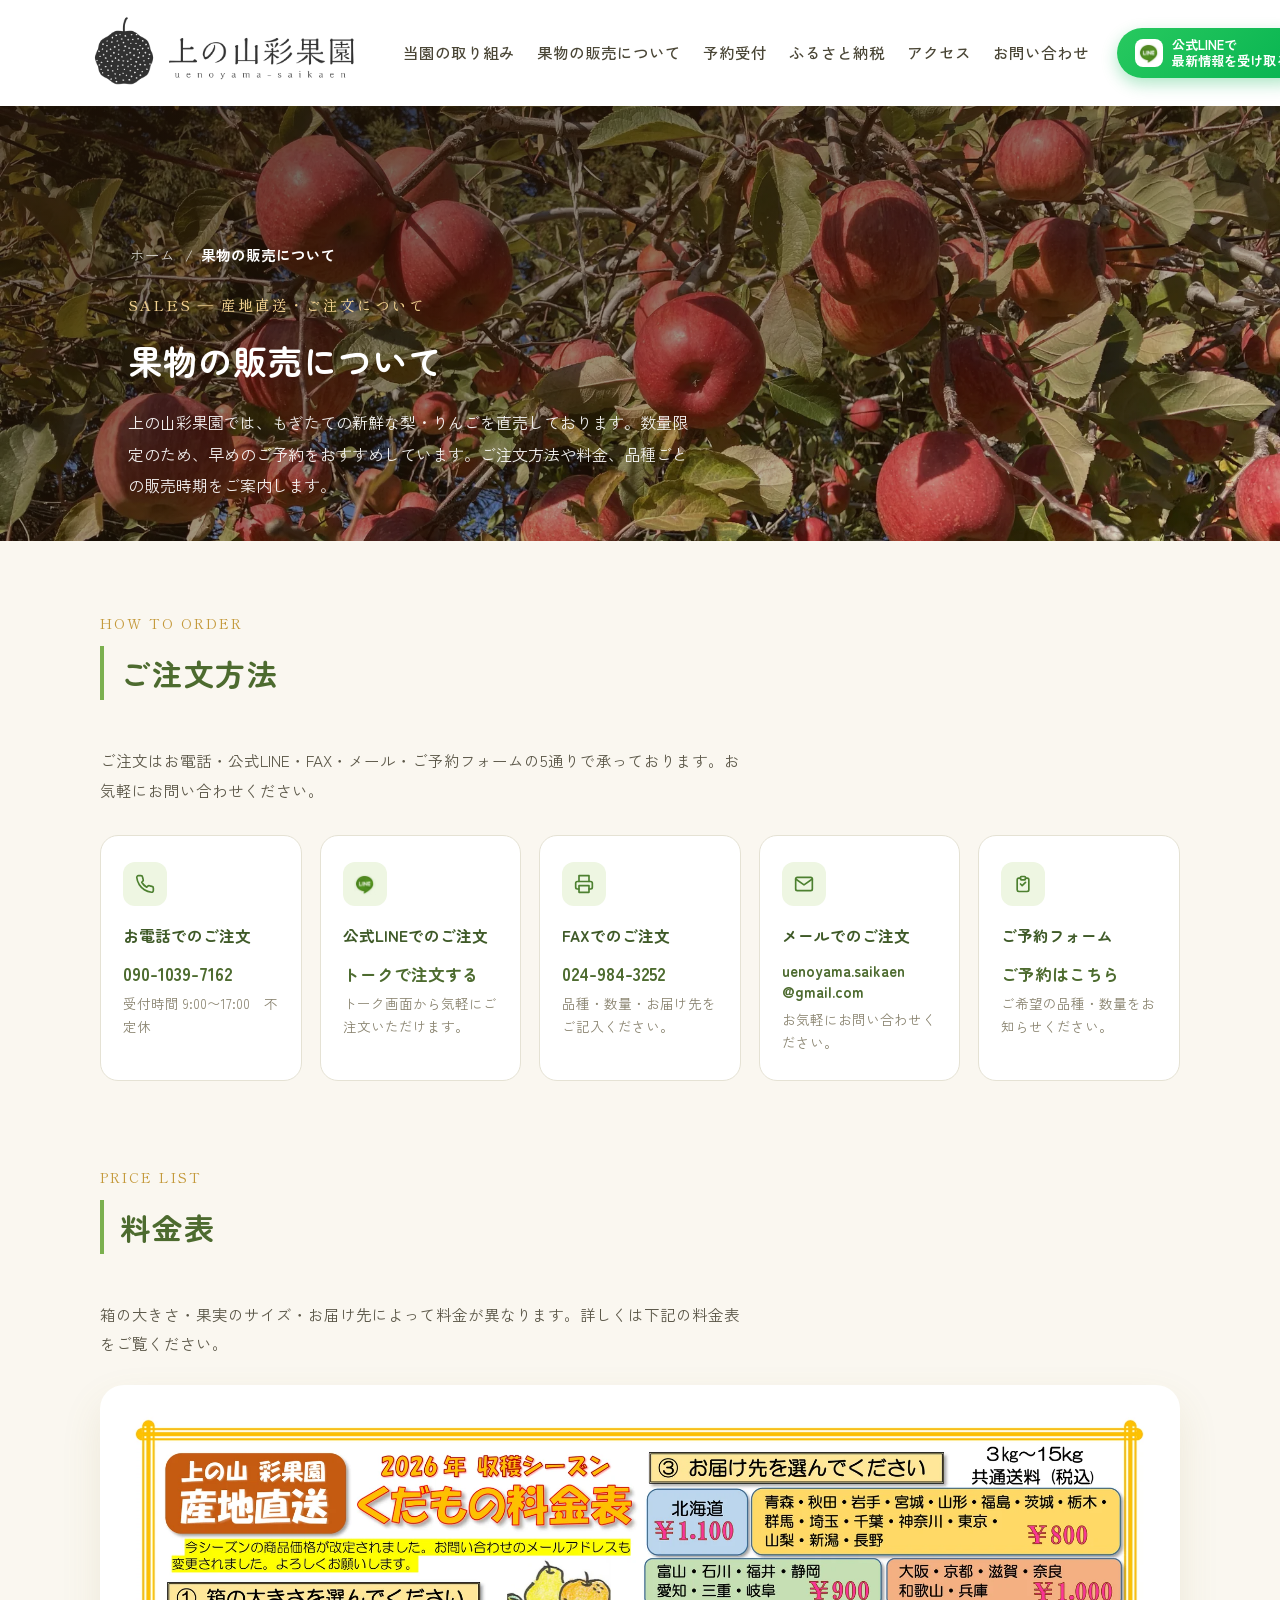
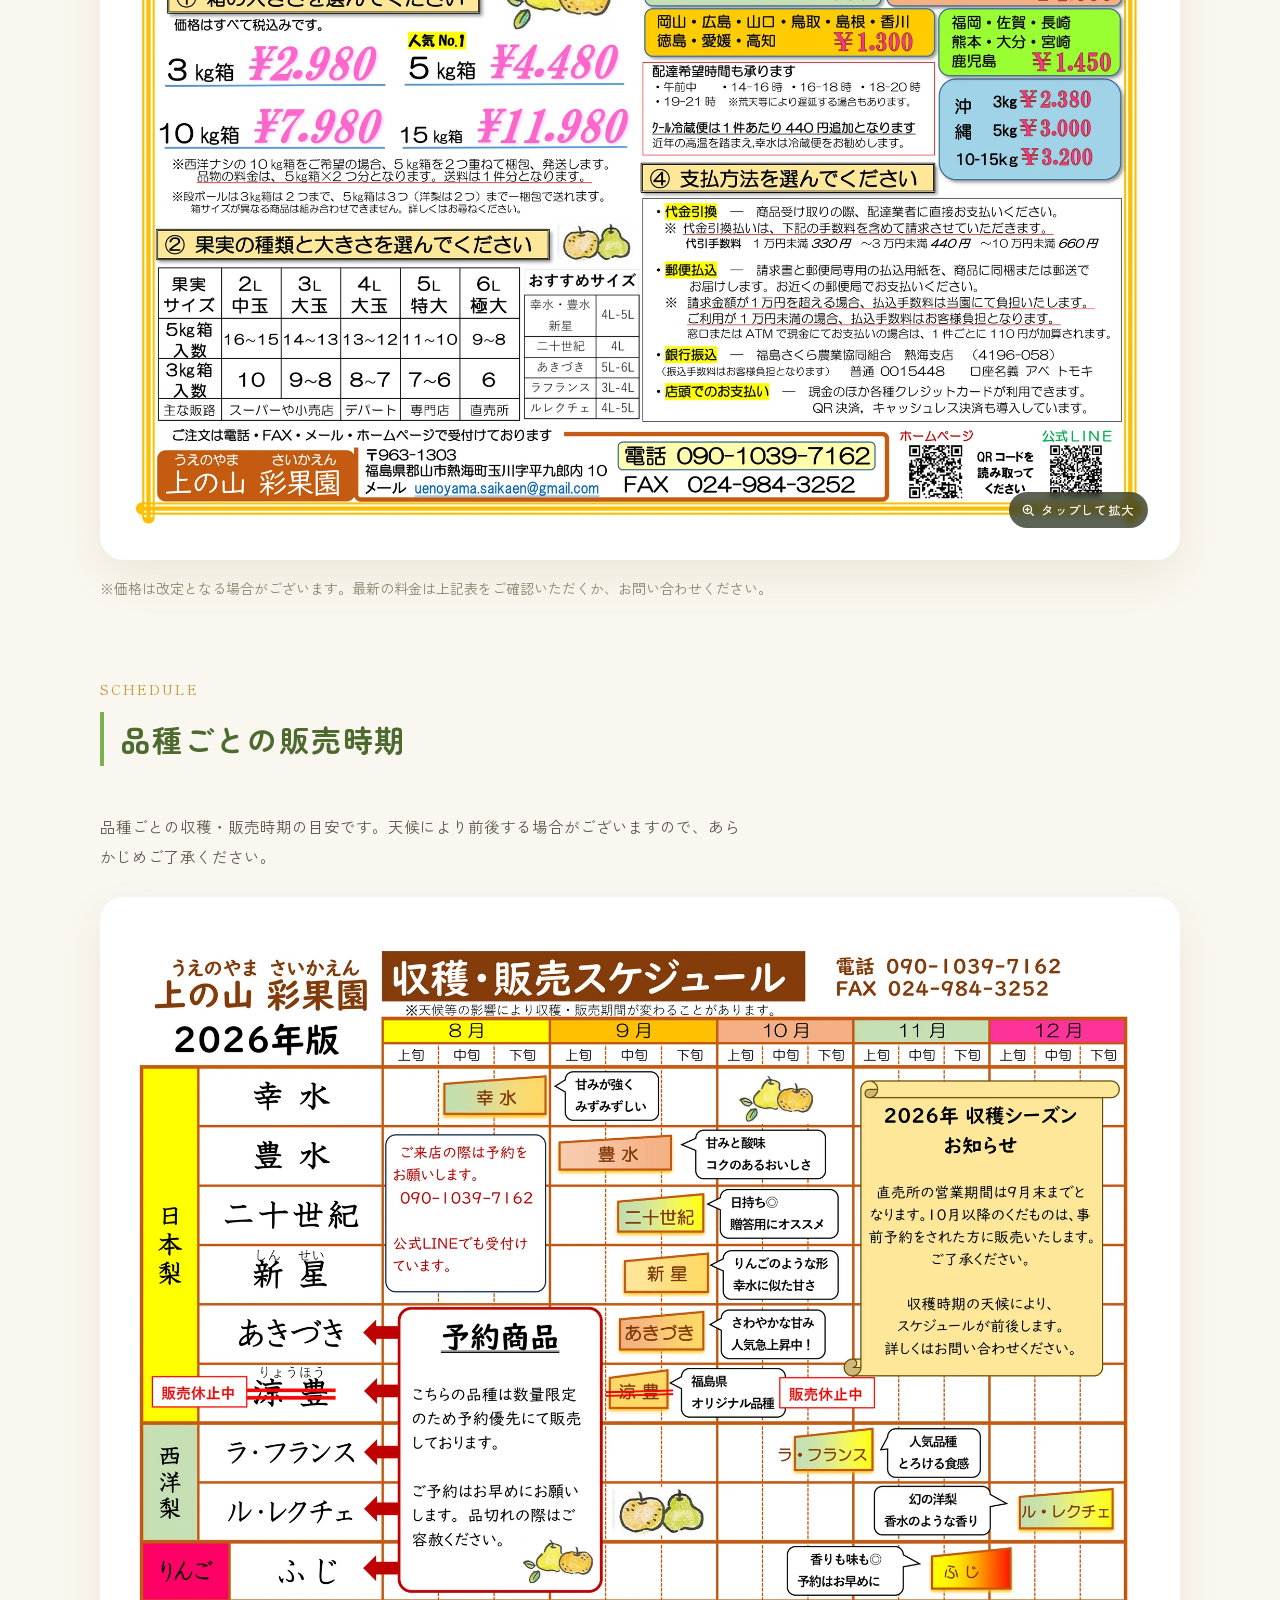
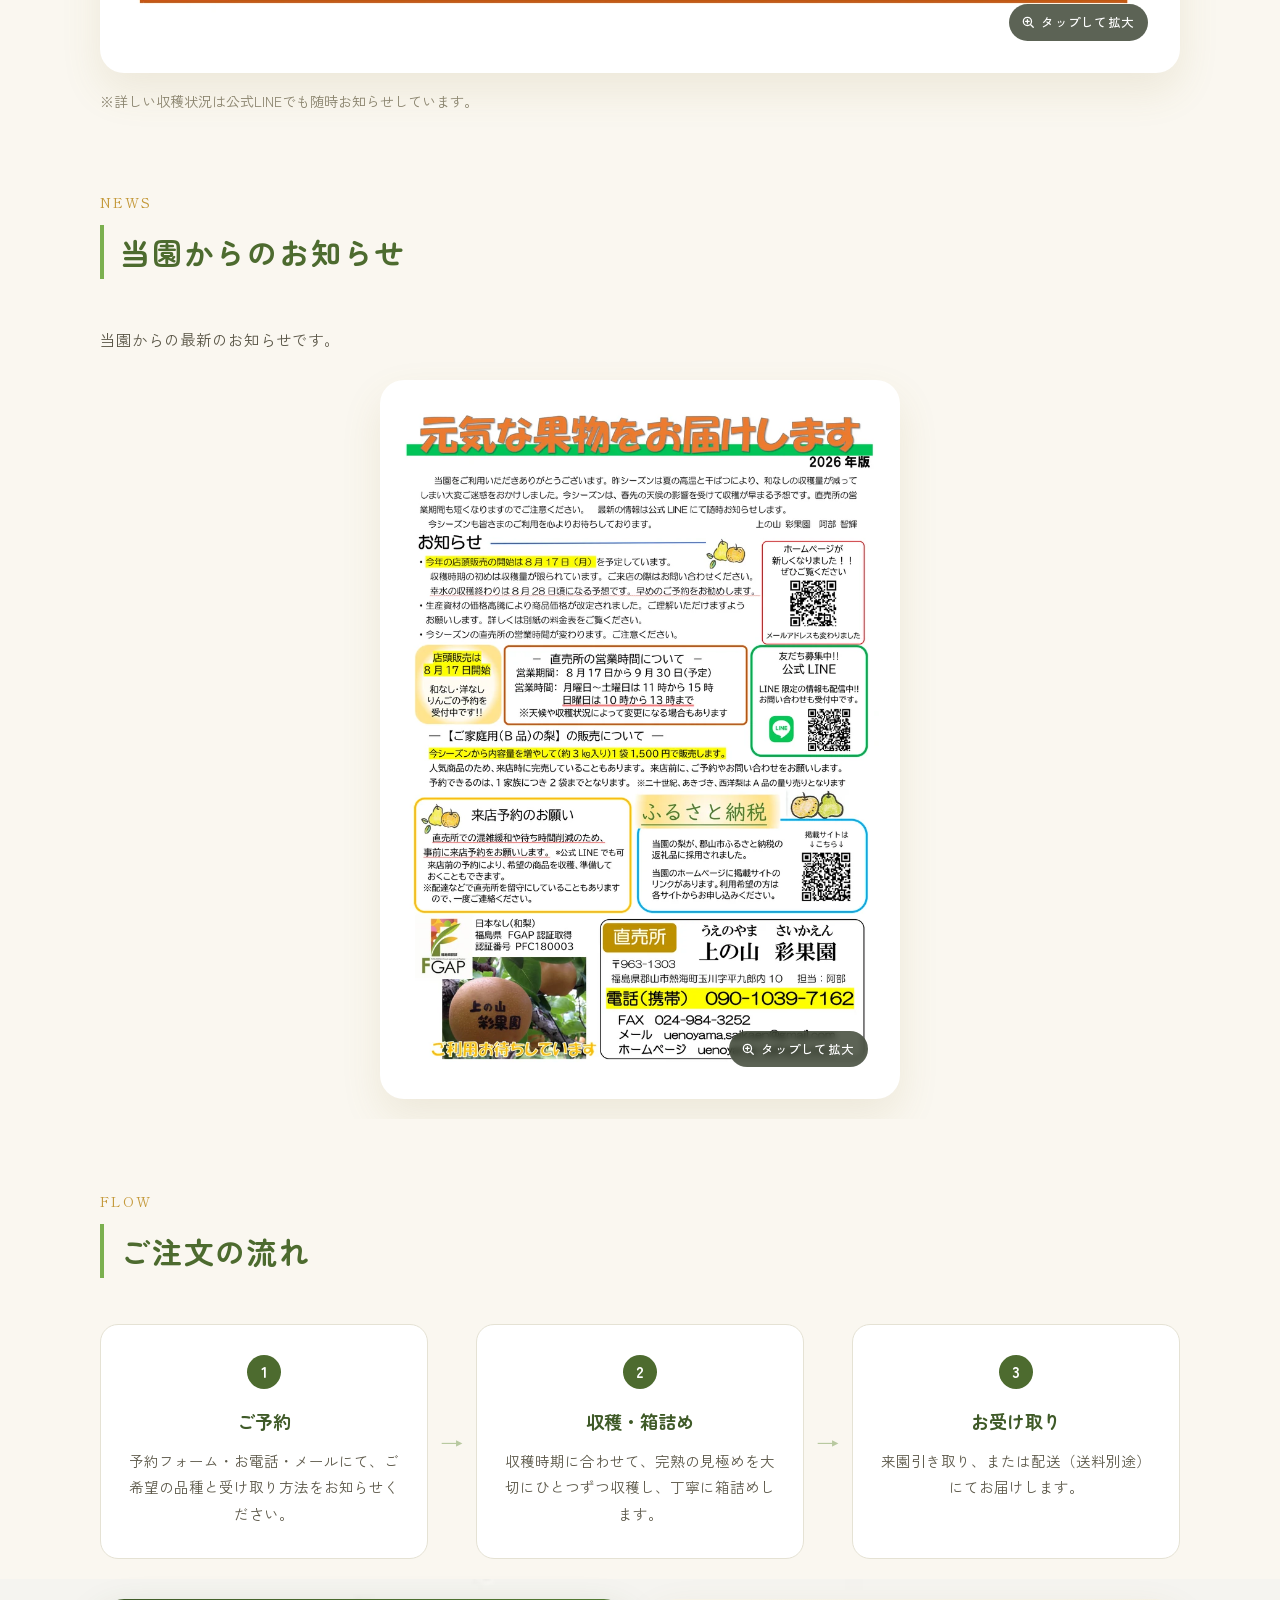
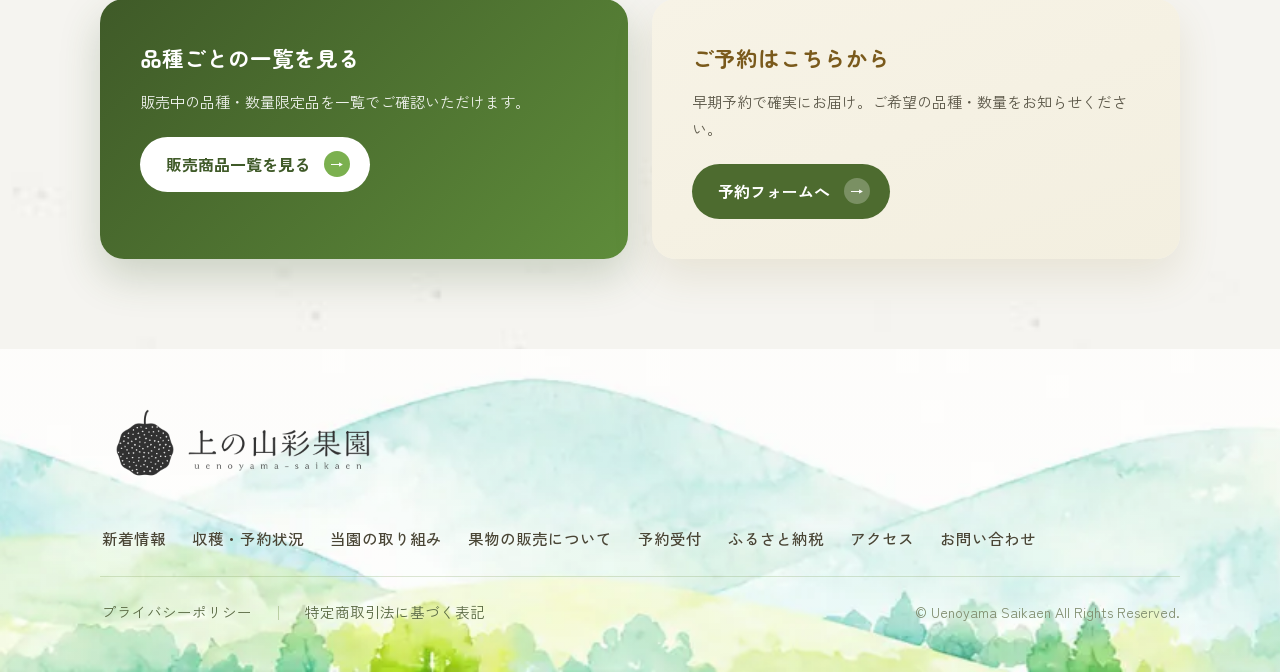
<file: hanbai.html>
<!DOCTYPE html>
<html lang="ja">
<head>
<meta charset="utf-8">
<meta name="viewport" content="width=device-width, initial-scale=1">
<title>果物の販売について | 上の山彩果園</title>
<link rel="icon" type="image/x-icon" href="assets/favicon.ico">
<link rel="preconnect" href="https://fonts.googleapis.com">
<link href="https://fonts.googleapis.com/css2?family=Shippori+Mincho:wght@500;600;700&family=Zen+Maru+Gothic:wght@400;500;700&family=Zen+Kaku+Gothic+New:wght@400;500;700&display=swap" rel="stylesheet">
<link rel="stylesheet" href="style.css">
<noscript><style>.reveal{opacity:1!important;transform:none!important;}</style></noscript>
</head>
<body>

<div style="font-family:'Zen Kaku Gothic New',sans-serif;color:#514c3e;background:transparent;overflow-x:hidden;position:relative;line-height:1.8;">

  <div style="position:relative;">
<!-- ============ FLOATING FRUIT DECO ============ -->
<div class="fruit-deco" aria-hidden="true">

  <!-- 左側 -->
  <img src="assets/pear.webp" class="fruit-deco-item" loading="lazy"
       style="right:calc(50vw + 540px);top:720px;width:620px;opacity:1;animation:fruitDrift1 7.8s ease-in-out infinite;">

  <img src="assets/pear3.webp" class="fruit-deco-item" loading="lazy"
       style="right:calc(50vw + 540px);top:1700px;width:450px;opacity:1;animation:fruitDrift3 9.1s ease-in-out 1.4s infinite;">

  <img src="assets/pear2.webp" class="fruit-deco-item" loading="lazy"
       style="right:calc(50vw + 540px);top:2500px;width:510px;opacity:1;animation:fruitDrift2 8.3s ease-in-out 0.7s infinite;">

  <img src="assets/apple.webp" class="fruit-deco-item" loading="lazy"
       style="right:calc(50vw + 540px);top:3440px;width:480px;opacity:1;animation:fruitDrift4 7.3s ease-in-out 2.3s infinite;">

  <img src="assets/pear2.webp" class="fruit-deco-item" loading="lazy"
       style="right:calc(50vw + 540px);top:4140px;width:510px;opacity:1;animation:fruitDrift2 8.2s ease-in-out 0.6s infinite;">

  <!-- 右側 -->
  <img src="assets/pear2.webp" class="fruit-deco-item" loading="lazy"
       style="left:calc(50vw + 540px);top:1160px;width:510px;opacity:1;animation:fruitDrift3 8.6s ease-in-out 0.4s infinite;">

  <img src="assets/apple.webp" class="fruit-deco-item" loading="lazy"
       style="left:calc(50vw + 540px);top:2100px;width:480px;opacity:1;animation:fruitDrift1 9.4s ease-in-out 1.8s infinite;">

  <img src="assets/pear.webp" class="fruit-deco-item" loading="lazy"
       style="left:calc(50vw + 540px);top:2890px;width:620px;opacity:1;animation:fruitDrift4 7.8s ease-in-out 3.1s infinite;">

  <img src="assets/apple.webp" class="fruit-deco-item" loading="lazy"
       style="left:calc(50vw + 540px);top:3810px;width:480px;opacity:1;animation:fruitDrift3 8.5s ease-in-out 1.0s infinite;">

  <img src="assets/pear3.webp" class="fruit-deco-item" loading="lazy"
       style="left:calc(50vw + 540px);top:4650px;width:450px;opacity:1;animation:fruitDrift1 8.9s ease-in-out 1.5s infinite;">

</div>

  <!-- ============ HEADER ============ -->
  <header id="site-header" style="position:sticky;top:0;z-index:50;background:transparent;box-shadow:none;">
    <div class="header-inner">
      <a href="index.html" style="display:flex;flex-shrink:0;"><img src="assets/s1_logo.png" alt="上の山彩果園" class="header-logo"></a>
      <nav class="header-nav">
        <a class="navlink" href="torikumi.html">当園の取り組み</a>
        <a class="navlink" href="hanbai.html">果物の販売について</a>
        <a class="navlink" href="yoyaku.html">予約受付</a>
        <a class="navlink" href="furusato.html">ふるさと納税</a>
        <a class="navlink" href="access.html">アクセス</a>
        <a class="navlink" href="contact.html">お問い合わせ</a>
      </nav>
      <a class="btn header-line-btn" href="https://lin.ee/VrmkUfU" style="flex-shrink:0;display:flex;align-items:center;gap:9px;background:linear-gradient(135deg,#28c95f,#06b350);color:#fff;text-decoration:none;padding:9px 18px;border-radius:30px;box-shadow:0 6px 16px rgba(6,179,80,0.32);">
        <span style="display:flex;align-items:center;justify-content:center;width:28px;height:28px;background:#fff;border-radius:8px;flex-shrink:0;"><img src="assets/s14.png" alt="LINE" style="height:22px;width:22px;display:block;"></span>
        <span style="font-size:13px;font-weight:700;line-height:1.25;">公式LINEで<br>最新情報を受け取る</span>
      </a>
      <button class="hamburger" aria-label="メニュー">
        <span></span><span></span><span></span>
      </button>
    </div>
  </header>

  <!-- Mobile Menu -->
  <nav class="mobile-menu">
    <a href="torikumi.html">当園の取り組み</a>
    <a href="hanbai.html">果物の販売について</a>
    <a href="yoyaku.html">予約受付</a>
    <a href="furusato.html">ふるさと納税</a>
    <a href="access.html">アクセス</a>
    <a href="contact.html">お問い合わせ</a>
    <a href="https://lin.ee/VrmkUfU" style="display:flex;align-items:center;gap:10px;color:#3f7a2c;font-weight:700;">
      <img src="assets/s14.png" alt="LINE" style="height:20px;width:20px;display:block;">公式LINEを追加する
    </a>
  </nav>

  <!-- ============ ページヒーロー ============ -->
  <section class="page-hero" style="background:url('assets/ringo.webp') center 40%/cover no-repeat;">
    <div style="position:absolute;inset:0;background:linear-gradient(160deg,rgba(35,20,8,0.74) 0%,rgba(45,28,10,0.46) 55%,rgba(45,28,10,0.15) 100%);"></div>
    <div style="max-width:1080px;margin:0 auto;padding:130px 28px 40px;position:relative;width:100%;">
      <nav aria-label="パンくずリスト" style="display:flex;align-items:center;gap:8px;font-size:14.5px;color:rgba(255,255,255,0.75);margin-bottom:18px;">
        <a href="index.html" class="navlink" style="color:rgba(255,255,255,0.75);text-shadow:none;">ホーム</a>
        <span aria-hidden="true">/</span>
        <span style="color:#fff;font-weight:700;">果物の販売について</span>
      </nav>
      <span style="display:block;font-family:'Shippori Mincho',serif;font-size:14.5px;color:#f0d090;letter-spacing:.14em;margin-bottom:12px;font-weight:500;">SALES — 産地直送・ご注文について</span>
      <h1 style="font-family:'Zen Maru Gothic',sans-serif;font-weight:700;font-size:34px;color:#fff;margin:0 0 16px;letter-spacing:.03em;">果物の販売について</h1>
      <p style="max-width:560px;font-size:16px;color:rgba(255,255,255,0.92);margin:0;line-height:1.95;">上の山彩果園では、もぎたての新鮮な梨・りんごを直売しております。数量限定のため、早めのご予約をおすすめしています。ご注文方法や料金、品種ごとの販売時期をご案内します。</p>
    </div>
  </section>

  <!-- ============ ご注文方法 ============ -->
  <section style="position:relative;padding:70px 28px 20px;background:#faf7f0;">
    <div style="max-width:1080px;margin:0 auto;">
      <div class="section-title-left">
        <span class="section-title-eyebrow">HOW TO ORDER</span>
        <h2 class="section-title-bar">ご注文方法</h2>
      </div>
      <p style="font-size:15.5px;color:#5c5849;margin:18px 0 30px;line-height:1.9;max-width:640px;">ご注文はお電話・公式LINE・FAX・メール・ご予約フォームの5通りで承っております。お気軽にお問い合わせください。</p>
      <div class="method-grid reveal">
        <div class="method-card">
          <span class="method-icon">
            <svg width="20" height="20" viewBox="0 0 24 24" fill="none" stroke="#4d8030" stroke-width="2" stroke-linecap="round" stroke-linejoin="round"><path d="M22 16.92v3a2 2 0 0 1-2.18 2 19.79 19.79 0 0 1-8.63-3.07 19.5 19.5 0 0 1-6-6 19.79 19.79 0 0 1-3.07-8.67A2 2 0 0 1 4.11 2h3a2 2 0 0 1 2 1.72c.13.96.36 1.9.7 2.81a2 2 0 0 1-.45 2.11L8.09 9.91a16 16 0 0 0 6 6l1.27-1.27a2 2 0 0 1 2.11-.45c.91.34 1.85.57 2.81.7A2 2 0 0 1 22 16.92z"/></svg>
          </span>
          <h3 class="method-title">お電話でのご注文</h3>
          <a class="method-value" href="tel:09010397162">090-1039-7162</a>
          <p class="method-text">受付時間 9:00〜17:00　不定休</p>
        </div>
        <div class="method-card">
          <span class="method-icon"><img src="assets/s14.png" alt="LINE" style="height:22px;width:22px;display:block;"></span>
          <h3 class="method-title">公式LINEでのご注文</h3>
          <a class="method-value" href="https://lin.ee/VrmkUfU" style="font-size:16.5px;">トークで注文する</a>
          <p class="method-text">トーク画面から気軽にご注文いただけます。</p>
        </div>
        <div class="method-card">
          <span class="method-icon">
            <svg width="20" height="20" viewBox="0 0 24 24" fill="none" stroke="#4d8030" stroke-width="2" stroke-linecap="round" stroke-linejoin="round"><polyline points="6 9 6 2 18 2 18 9"/><path d="M6 18H4a2 2 0 0 1-2-2v-5a2 2 0 0 1 2-2h16a2 2 0 0 1 2 2v5a2 2 0 0 1-2 2h-2"/><rect x="6" y="14" width="12" height="8"/></svg>
          </span>
          <h3 class="method-title">FAXでのご注文</h3>
          <span class="method-value">024-984-3252</span>
          <p class="method-text">品種・数量・お届け先をご記入ください。</p>
        </div>
        <div class="method-card">
          <span class="method-icon">
            <svg width="20" height="20" viewBox="0 0 24 24" fill="none" stroke="#4d8030" stroke-width="2" stroke-linecap="round" stroke-linejoin="round"><path d="M4 4h16c1.1 0 2 .9 2 2v12c0 1.1-.9 2-2 2H4c-1.1 0-2-.9-2-2V6c0-1.1.9-2 2-2z"/><polyline points="22 6 12 13 2 6"/></svg>
          </span>
          <h3 class="method-title">メールでのご注文</h3>
          <a class="method-value" href="mailto:uenoyama.saikaen@gmail.com" style="font-size:15px;">uenoyama.saikaen<br>@gmail.com</a>
          <p class="method-text">お気軽にお問い合わせください。</p>
        </div>
        <div class="method-card">
          <span class="method-icon">
            <svg width="20" height="20" viewBox="0 0 24 24" fill="none" stroke="#4d8030" stroke-width="2" stroke-linecap="round" stroke-linejoin="round"><path d="M9 5H7a2 2 0 0 0-2 2v12a2 2 0 0 0 2 2h10a2 2 0 0 0 2-2V7a2 2 0 0 0-2-2h-2"/><rect x="9" y="3" width="6" height="4" rx="1"/><path d="M9 12l2 2 4-4"/></svg>
          </span>
          <h3 class="method-title">ご予約フォーム</h3>
          <a class="method-value" href="yoyaku.html" style="font-size:16.5px;">ご予約はこちら</a>
          <p class="method-text">ご希望の品種・数量をお知らせください。</p>
        </div>
      </div>
    </div>
  </section>

  <!-- ============ 料金表 ============ -->
  <section id="price" style="position:relative;padding:64px 28px 20px;background:#faf7f0;">
    <div style="max-width:1080px;margin:0 auto;">
      <div class="section-title-left">
        <span class="section-title-eyebrow">PRICE LIST</span>
        <h2 class="section-title-bar">料金表</h2>
      </div>
      <p style="font-size:15.5px;color:#5c5849;margin:18px 0 26px;line-height:1.9;max-width:640px;">箱の大きさ・果実のサイズ・お届け先によって料金が異なります。詳しくは下記の料金表をご覧ください。</p>
      <div class="reveal lightbox-wrap" style="position:relative;background:#fff;border-radius:24px;padding:20px;box-shadow:0 18px 40px rgba(150,130,60,0.12);">
        <img class="lightbox-img" src="assets/price.webp" alt="上の山彩果園 くだもの料金表（箱の大きさ・果実サイズ・お届け先別の送料・お支払い方法）" loading="lazy" style="width:100%;border-radius:14px;display:block;">
        <span class="lightbox-hint"><svg width="14" height="14" viewBox="0 0 24 24" fill="none" stroke="currentColor" stroke-width="2.2" stroke-linecap="round" stroke-linejoin="round"><circle cx="11" cy="11" r="7"/><line x1="21" y1="21" x2="16.65" y2="16.65"/><line x1="11" y1="8" x2="11" y2="14"/><line x1="8" y1="11" x2="14" y2="11"/></svg>タップして拡大</span>
      </div>
      <p style="font-size:14px;color:#8a8470;margin:16px 0 0;line-height:1.8;">※価格は改定となる場合がございます。最新の料金は上記表をご確認いただくか、お問い合わせください。</p>
    </div>
  </section>

  <!-- ============ 品種ごとの販売時期 ============ -->
  <section id="schedule" style="position:relative;padding:56px 28px 20px;background:#faf7f0;">
    <div style="max-width:1080px;margin:0 auto;">
      <div class="section-title-left">
        <span class="section-title-eyebrow">SCHEDULE</span>
        <h2 class="section-title-bar">品種ごとの販売時期</h2>
      </div>
      <p style="font-size:15.5px;color:#5c5849;margin:18px 0 26px;line-height:1.9;max-width:640px;">品種ごとの収穫・販売時期の目安です。天候により前後する場合がございますので、あらかじめご了承ください。</p>
      <div class="reveal lightbox-wrap" style="position:relative;background:#fff;border-radius:24px;padding:20px;box-shadow:0 18px 40px rgba(150,130,60,0.12);">
        <img class="lightbox-img" src="assets/schedule.webp" alt="上の山彩果園 収穫・販売スケジュール（品種ごとの8月〜12月の販売時期の目安）" loading="lazy" style="width:100%;border-radius:14px;display:block;">
        <span class="lightbox-hint"><svg width="14" height="14" viewBox="0 0 24 24" fill="none" stroke="currentColor" stroke-width="2.2" stroke-linecap="round" stroke-linejoin="round"><circle cx="11" cy="11" r="7"/><line x1="21" y1="21" x2="16.65" y2="16.65"/><line x1="11" y1="8" x2="11" y2="14"/><line x1="8" y1="11" x2="14" y2="11"/></svg>タップして拡大</span>
      </div>
      <p style="font-size:14px;color:#8a8470;margin:16px 0 0;line-height:1.8;">※詳しい収穫状況は公式LINEでも随時お知らせしています。</p>
    </div>
  </section>

  <!-- ============ 当園からのお知らせ ============ -->
  <section id="oshirase" style="position:relative;padding:56px 28px 20px;background:#faf7f0;">
    <div style="max-width:1080px;margin:0 auto;">
      <div class="section-title-left">
        <span class="section-title-eyebrow">NEWS</span>
        <h2 class="section-title-bar">当園からのお知らせ</h2>
      </div>
      <p style="font-size:15.5px;color:#5c5849;margin:18px 0 26px;line-height:1.9;max-width:640px;">当園からの最新のお知らせです。</p>
      <div class="reveal lightbox-wrap" style="position:relative;max-width:520px;margin:0 auto;background:#fff;border-radius:24px;padding:20px;box-shadow:0 18px 40px rgba(150,130,60,0.12);">
        <img class="lightbox-img" src="assets/flyer.webp" alt="上の山彩果園からのお知らせチラシ" loading="lazy" style="width:100%;border-radius:14px;display:block;">
        <span class="lightbox-hint"><svg width="14" height="14" viewBox="0 0 24 24" fill="none" stroke="currentColor" stroke-width="2.2" stroke-linecap="round" stroke-linejoin="round"><circle cx="11" cy="11" r="7"/><line x1="21" y1="21" x2="16.65" y2="16.65"/><line x1="11" y1="8" x2="11" y2="14"/><line x1="8" y1="11" x2="14" y2="11"/></svg>タップして拡大</span>
      </div>
    </div>
  </section>

  <!-- ============ ご注文の流れ ============ -->
  <section style="position:relative;padding:70px 28px 20px;background:#faf7f0;">
    <div style="max-width:1080px;margin:0 auto;">
      <div class="section-title-left">
        <span class="section-title-eyebrow">FLOW</span>
        <h2 class="section-title-bar">ご注文の流れ</h2>
      </div>
      <div class="flow-grid reveal">
        <div class="flow-card">
          <span class="flow-num">1</span>
          <h3 class="flow-title">ご予約</h3>
          <p class="flow-text">予約フォーム・お電話・メールにて、ご希望の品種と受け取り方法をお知らせください。</p>
        </div>
        <div class="flow-connector" aria-hidden="true">→</div>
        <div class="flow-card">
          <span class="flow-num">2</span>
          <h3 class="flow-title">収穫・箱詰め</h3>
          <p class="flow-text">収穫時期に合わせて、完熟の見極めを大切にひとつずつ収穫し、丁寧に箱詰めします。</p>
        </div>
        <div class="flow-connector" aria-hidden="true">→</div>
        <div class="flow-card">
          <span class="flow-num">3</span>
          <h3 class="flow-title">お受け取り</h3>
          <p class="flow-text">来園引き取り、または配送（送料別途）にてお届けします。</p>
        </div>
      </div>
    </div>
  </section>

  <!-- ============ CTA ============ -->
  <section style="position:relative;padding:20px 28px 90px;background:transparent;">
    <div class="reveal" style="max-width:1080px;margin:0 auto;display:flex;flex-wrap:wrap;gap:24px;">
      <div style="flex:1;min-width:280px;background:linear-gradient(135deg,#3f5a28,#5e8c3a);border-radius:24px;padding:40px 40px;box-shadow:0 18px 40px rgba(60,90,40,0.22);">
        <h2 style="font-family:'Zen Maru Gothic',sans-serif;font-weight:700;font-size:21.5px;color:#fff;margin:0 0 10px;">品種ごとの一覧を見る</h2>
        <p style="font-size:15px;color:rgba(255,255,255,0.9);margin:0 0 22px;">販売中の品種・数量限定品を一覧でご確認いただけます。</p>
        <a class="btn" href="products.html" style="display:inline-flex;align-items:center;gap:14px;background:#fff;color:#3f5a28;text-decoration:none;font-weight:700;font-size:16px;padding:13px 20px 13px 26px;border-radius:34px;">
          販売商品一覧を見る
          <span style="display:flex;align-items:center;justify-content:center;width:26px;height:26px;border-radius:50%;background:#7bb04f;color:#fff;font-size:13.5px;">→</span>
        </a>
      </div>
      <div style="flex:1;min-width:280px;background:linear-gradient(160deg,#f7f3e6,#f3efe0);border-radius:24px;padding:40px 40px;box-shadow:0 18px 40px rgba(150,130,60,0.14);">
        <h2 style="font-family:'Zen Maru Gothic',sans-serif;font-weight:700;font-size:21.5px;color:#7a5a1c;margin:0 0 10px;">ご予約はこちらから</h2>
        <p style="font-size:15px;color:#5c5849;margin:0 0 22px;">早期予約で確実にお届け。ご希望の品種・数量をお知らせください。</p>
        <a class="btn" href="yoyaku.html" style="display:inline-flex;align-items:center;gap:14px;background:#4d6b2f;color:#fff;text-decoration:none;font-weight:700;font-size:16px;padding:13px 20px 13px 26px;border-radius:34px;">
          予約フォームへ
          <span style="display:flex;align-items:center;justify-content:center;width:26px;height:26px;border-radius:50%;background:rgba(255,255,255,0.25);color:#fff;font-size:13.5px;">→</span>
        </a>
      </div>
    </div>
  </section>

  </div>

  <!-- ============ FOOTER ============ -->
  <footer style="position:relative;background:url('assets/footer_mountains.webp') bottom center/cover no-repeat;">
    <div style="background:linear-gradient(to bottom,rgba(249,246,238,0.20) 0%,rgba(244,240,226,0.05) 100%);padding:56px 28px 40px;">
      <div class="footer-main-row">
        <a href="index.html" style="display:flex;flex-shrink:0;"><img src="assets/s1_logo.png" alt="上の山彩果園" style="height:80px;width:auto;display:block;"></a>
        <nav style="display:flex;align-items:center;gap:22px;font-size:15.5px;font-weight:500;flex-wrap:wrap;">
          <a class="navlink" href="index.html#news">新着情報</a>
          <a class="navlink" href="jokyo.html">収穫・予約状況</a>
          <a class="navlink" href="torikumi.html">当園の取り組み</a>
          <a class="navlink" href="hanbai.html">果物の販売について</a>
          <a class="navlink" href="yoyaku.html">予約受付</a>
          <a class="navlink" href="furusato.html">ふるさと納税</a>
          <a class="navlink" href="access.html">アクセス</a>
          <a class="navlink" href="contact.html">お問い合わせ</a>
        </nav>
      </div>
      <div class="footer-bottom-row">
        <a class="navlink" href="privacy.html" style="font-size:14.5px;color:#5a6a44;">プライバシーポリシー</a>
        <span style="width:1px;height:14px;background:rgba(120,150,80,0.4);"></span>
        <a class="navlink" href="law.html" style="font-size:14.5px;color:#5a6a44;">特定商取引法に基づく表記</a>
        <span style="margin-left:auto;font-size:14px;color:#7d8a6b;">© Uenoyama Saikaen All Rights Reserved.</span>
      </div>
    </div>
  </footer>

</div>

<script src="main.js"></script>

</body>
</html>
</file>
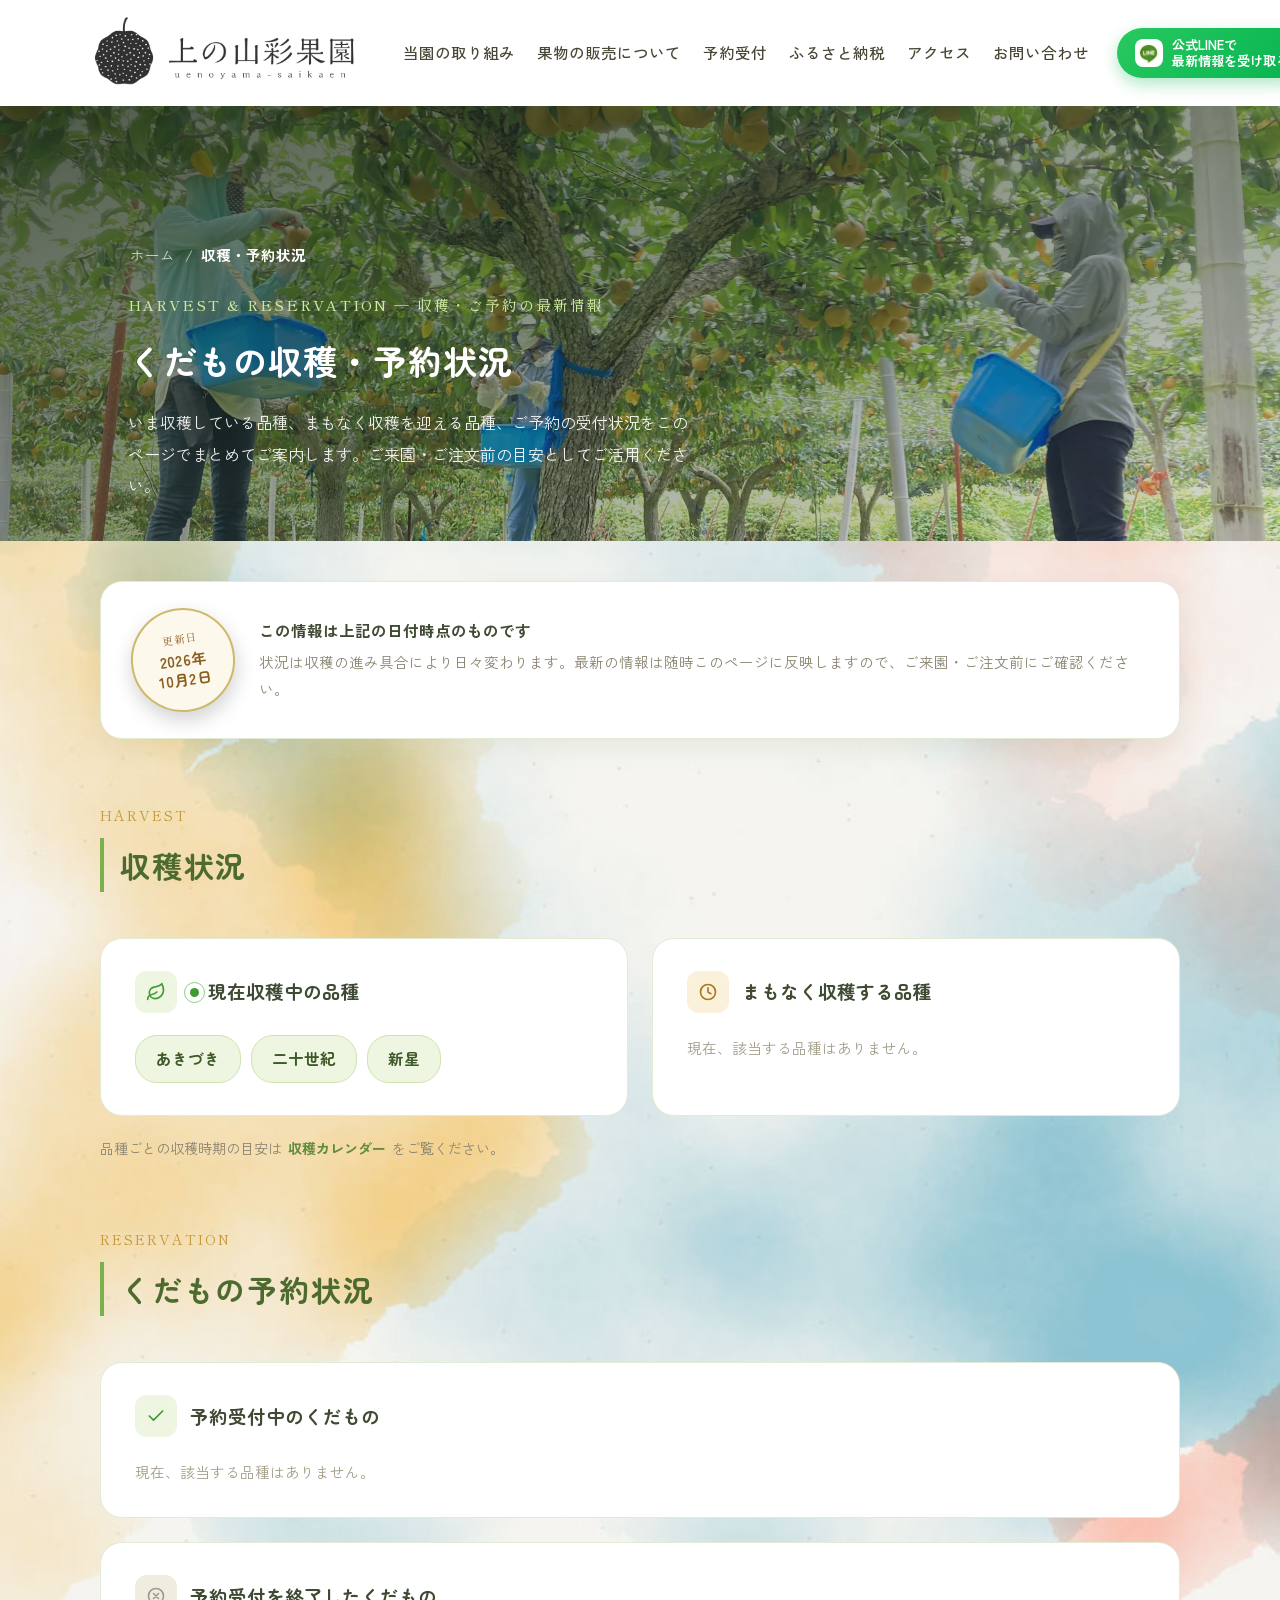
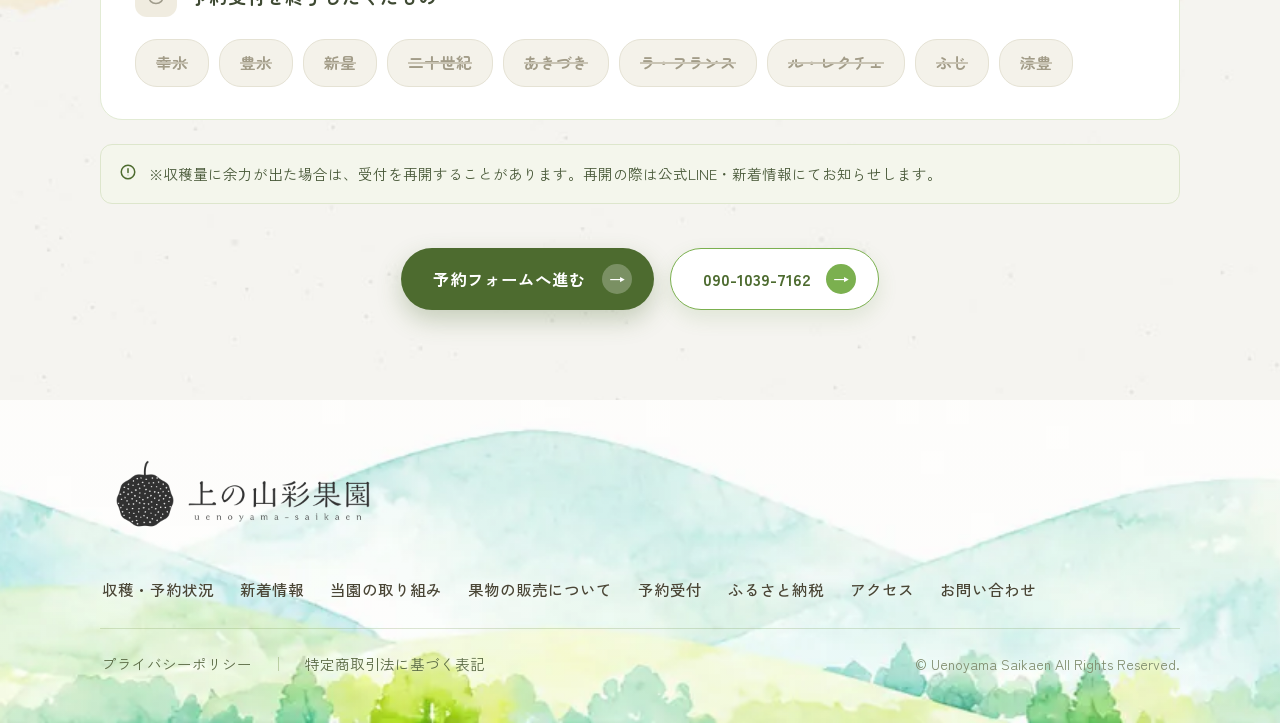
<file: jokyo.html>
<!DOCTYPE html>
<html lang="ja">
<head>
<meta charset="utf-8">
<meta name="viewport" content="width=device-width, initial-scale=1">
<title>くだもの収穫・予約状況 | 上の山彩果園</title>
<link rel="icon" type="image/x-icon" href="assets/favicon.ico">
<link rel="preconnect" href="https://fonts.googleapis.com">
<link href="https://fonts.googleapis.com/css2?family=Shippori+Mincho:wght@500;600;700&family=Zen+Maru+Gothic:wght@400;500;700&family=Zen+Kaku+Gothic+New:wght@400;500;700&display=swap" rel="stylesheet">
<link rel="stylesheet" href="style.css">
<noscript><style>.reveal{opacity:1!important;transform:none!important;}</style></noscript>
</head>
<body>

<div style="font-family:'Zen Kaku Gothic New',sans-serif;color:#514c3e;background:transparent;overflow-x:hidden;position:relative;line-height:1.8;">

  <div style="position:relative;">

  <!-- ============ HEADER ============ -->
  <header id="site-header" style="position:sticky;top:0;z-index:50;background:transparent;box-shadow:none;">
    <div class="header-inner">
      <a href="index.html" style="display:flex;flex-shrink:0;"><img src="assets/s1_logo.png" alt="上の山彩果園" class="header-logo"></a>
      <nav class="header-nav">
        <a class="navlink" href="torikumi.html">当園の取り組み</a>
        <a class="navlink" href="hanbai.html">果物の販売について</a>
        <a class="navlink" href="yoyaku.html">予約受付</a>
        <a class="navlink" href="furusato.html">ふるさと納税</a>
        <a class="navlink" href="access.html">アクセス</a>
        <a class="navlink" href="contact.html">お問い合わせ</a>
      </nav>
      <a class="btn header-line-btn" href="https://lin.ee/VrmkUfU" style="flex-shrink:0;display:flex;align-items:center;gap:9px;background:linear-gradient(135deg,#28c95f,#06b350);color:#fff;text-decoration:none;padding:9px 18px;border-radius:30px;box-shadow:0 6px 16px rgba(6,179,80,0.32);">
        <span style="display:flex;align-items:center;justify-content:center;width:28px;height:28px;background:#fff;border-radius:8px;flex-shrink:0;"><img src="assets/s14.png" alt="LINE" style="height:22px;width:22px;display:block;"></span>
        <span style="font-size:13px;font-weight:700;line-height:1.25;">公式LINEで<br>最新情報を受け取る</span>
      </a>
      <button class="hamburger" aria-label="メニュー">
        <span></span><span></span><span></span>
      </button>
    </div>
  </header>

  <!-- Mobile Menu -->
  <nav class="mobile-menu">
    <a href="torikumi.html">当園の取り組み</a>
    <a href="hanbai.html">果物の販売について</a>
    <a href="yoyaku.html">予約受付</a>
    <a href="furusato.html">ふるさと納税</a>
    <a href="access.html">アクセス</a>
    <a href="contact.html">お問い合わせ</a>
    <a href="https://lin.ee/VrmkUfU" style="display:flex;align-items:center;gap:10px;color:#3f7a2c;font-weight:700;">
      <img src="assets/s14.png" alt="LINE" style="height:20px;width:20px;display:block;">公式LINEを追加する
    </a>
  </nav>

  <!-- ============ ページヒーロー ============ -->
  <section class="page-hero" style="background:url('assets/syuukaku.webp') center 42%/cover no-repeat;">
    <div style="position:absolute;inset:0;background:linear-gradient(160deg,rgba(15,30,8,0.74) 0%,rgba(20,40,10,0.44) 55%,rgba(20,40,10,0.15) 100%);"></div>
    <div style="max-width:1080px;margin:0 auto;padding:130px 28px 40px;position:relative;width:100%;">
      <nav aria-label="パンくずリスト" style="display:flex;align-items:center;gap:8px;font-size:14.5px;color:rgba(255,255,255,0.75);margin-bottom:18px;">
        <a href="index.html" class="navlink" style="color:rgba(255,255,255,0.75);text-shadow:none;">ホーム</a>
        <span aria-hidden="true">/</span>
        <span style="color:#fff;font-weight:700;">収穫・予約状況</span>
      </nav>
      <span style="display:block;font-family:'Shippori Mincho',serif;font-size:14.5px;color:#cdeaa0;letter-spacing:.14em;margin-bottom:12px;font-weight:500;">HARVEST &amp; RESERVATION — 収穫・ご予約の最新情報</span>
      <h1 style="font-family:'Zen Maru Gothic',sans-serif;font-weight:700;font-size:34px;color:#fff;margin:0 0 16px;letter-spacing:.03em;">くだもの収穫・予約状況</h1>
      <p style="max-width:560px;font-size:16px;color:rgba(255,255,255,0.92);margin:0;line-height:1.95;">いま収穫している品種、まもなく収穫を迎える品種、ご予約の受付状況をこのページでまとめてご案内します。ご来園・ご注文前の目安としてご活用ください。</p>
    </div>
  </section>

  <!-- ============ 更新日について ============ -->
  <section style="position:relative;padding:40px 28px 0;background:transparent;">
    <div class="reveal" style="max-width:1080px;margin:0 auto;">
      <div style="display:flex;align-items:center;gap:24px;background:#fff;border:1.5px solid #e2ebd4;border-radius:22px;padding:26px 30px;box-shadow:0 10px 26px rgba(90,120,60,0.08);flex-wrap:wrap;">
        <div class="status-stamp">
          <span class="status-stamp-label">更新日</span>
          <span class="status-stamp-date">2026年<br>10月2日</span>
        </div>
        <div style="flex:1;min-width:220px;">
          <p style="margin:0 0 4px;font-size:15.5px;color:#3f4a33;font-weight:700;">この情報は上記の日付時点のものです</p>
          <p style="margin:0;font-size:14.5px;color:#8a8470;line-height:1.85;">状況は収穫の進み具合により日々変わります。最新の情報は随時このページに反映しますので、ご来園・ご注文前にご確認ください。</p>
        </div>
      </div>
    </div>
  </section>

  <!-- ============ 収穫状況 ============ -->
  <section style="position:relative;padding:64px 28px 10px;background:transparent;">
    <div style="max-width:1080px;margin:0 auto;">
      <div class="section-title-left">
        <span class="section-title-eyebrow">HARVEST</span>
        <h2 class="section-title-bar">収穫状況</h2>
      </div>
      <div class="status-grid reveal">

        <div class="status-card">
          <div class="status-card-head">
            <span class="status-card-icon" style="background:#eef6e2;">
              <svg width="20" height="20" viewBox="0 0 24 24" fill="none" stroke="#3f9b32" stroke-width="2" stroke-linecap="round" stroke-linejoin="round"><path d="M11 20A7 7 0 0 1 9.8 6.1C15.5 5 17 4.48 19 2c1 2 2 4.18 2 8 0 5.5-4.78 10-10 10z"/><path d="M2 21c0-3 1.85-5.36 5.08-6C9.5 14.52 12 13 13 12"/></svg>
            </span>
            <span class="status-card-title"><span class="status-live-dot" aria-hidden="true"></span>現在収穫中の品種</span>
          </div>
          <div class="status-chip-list">
            <span class="status-chip status-chip-open">あきづき</span>
            <span class="status-chip status-chip-open">二十世紀</span>
            <span class="status-chip status-chip-open">新星</span>
          </div>
        </div>

        <div class="status-card">
          <div class="status-card-head">
            <span class="status-card-icon" style="background:#fbf1da;">
              <svg width="20" height="20" viewBox="0 0 24 24" fill="none" stroke="#a67a1e" stroke-width="2" stroke-linecap="round" stroke-linejoin="round"><circle cx="12" cy="12" r="9"/><polyline points="12 7 12 12 15.5 14"/></svg>
            </span>
            <span class="status-card-title">まもなく収穫する品種</span>
          </div>
          <div class="status-chip-list">
            <span style="font-size:14.5px;color:#a29c88;">現在、該当する品種はありません。</span>
          </div>
        </div>

      </div>
      <p style="max-width:1080px;margin:20px auto 0;font-size:14px;color:#8a8470;">品種ごとの収穫時期の目安は <a class="navlink" href="hanbai.html#schedule" style="color:#5e8c3a;font-weight:700;">収穫カレンダー</a> をご覧ください。</p>
    </div>
  </section>

  <!-- ============ 予約状況 ============ -->
  <section style="position:relative;padding:56px 28px 90px;background:transparent;">
    <div style="max-width:1080px;margin:0 auto;">
      <div class="section-title-left">
        <span class="section-title-eyebrow">RESERVATION</span>
        <h2 class="section-title-bar">くだもの予約状況</h2>
      </div>

      <div class="status-grid-2 reveal">

        <div class="status-card">
          <div class="status-card-head">
            <span class="status-card-icon" style="background:#eef6e2;">
              <svg width="20" height="20" viewBox="0 0 24 24" fill="none" stroke="#3f9b32" stroke-width="2" stroke-linecap="round" stroke-linejoin="round"><path d="M20 6 9 17l-5-5"/></svg>
            </span>
            <span class="status-card-title">予約受付中のくだもの</span>
          </div>
          <div class="status-chip-list">
            <span style="font-size:14.5px;color:#a29c88;">現在、該当する品種はありません。</span>
          </div>
        </div>

        <div class="status-card">
          <div class="status-card-head">
            <span class="status-card-icon" style="background:#f0ece0;">
              <svg width="20" height="20" viewBox="0 0 24 24" fill="none" stroke="#a09c8c" stroke-width="2" stroke-linecap="round" stroke-linejoin="round"><circle cx="12" cy="12" r="9"/><path d="m15 9-6 6M9 9l6 6"/></svg>
            </span>
            <span class="status-card-title">予約受付を終了したくだもの</span>
          </div>
          <div class="status-chip-list">
            <span class="status-chip status-chip-closed">幸水</span>
            <span class="status-chip status-chip-closed">豊水</span>
            <span class="status-chip status-chip-closed">新星</span>
            <span class="status-chip status-chip-closed">二十世紀</span>
            <span class="status-chip status-chip-closed">あきづき</span>
            <span class="status-chip status-chip-closed">ラ・フランス</span>
            <span class="status-chip status-chip-closed">ル・レクチェ</span>
            <span class="status-chip status-chip-closed">ふじ</span>
            <span class="status-chip status-chip-closed">涼豊</span>
          </div>
        </div>

      </div>

      <div class="furusato-note reveal" style="margin-top:24px;">
        <svg width="18" height="18" viewBox="0 0 24 24" fill="none" stroke="#4d6b2f" stroke-width="2" stroke-linecap="round" stroke-linejoin="round" style="flex-shrink:0;margin-top:2px;"><circle cx="12" cy="12" r="9"/><line x1="12" y1="7.8" x2="12" y2="12.5"/><circle cx="12" cy="16" r=".6" fill="#4d6b2f" stroke="none"/></svg>
        <p style="margin:0;">※収穫量に余力が出た場合は、受付を再開することがあります。再開の際は公式LINE・新着情報にてお知らせします。</p>
      </div>

      <div style="display:flex;flex-wrap:wrap;justify-content:center;gap:16px;margin-top:44px;">
        <a class="btn" href="yoyaku.html" style="display:flex;align-items:center;gap:16px;background:#4d6b2f;color:#fff;text-decoration:none;font-weight:700;font-size:16.5px;padding:15px 22px 15px 32px;border-radius:36px;box-shadow:0 10px 24px rgba(77,107,47,0.28);">
          予約フォームへ進む
          <span style="display:flex;align-items:center;justify-content:center;width:30px;height:30px;border-radius:50%;background:rgba(255,255,255,0.25);color:#fff;">→</span>
        </a>
        <a class="btn" href="tel:09010397162" style="display:flex;align-items:center;gap:16px;background:#ffffff;border:1.5px solid #7bb04f;color:#4d6b2f;text-decoration:none;font-weight:700;font-size:16.5px;padding:15px 22px 15px 32px;border-radius:36px;box-shadow:0 8px 20px rgba(95,140,58,0.14);">
          090-1039-7162
          <span style="display:flex;align-items:center;justify-content:center;width:30px;height:30px;border-radius:50%;background:#7bb04f;color:#fff;">→</span>
        </a>
      </div>
    </div>
  </section>

  </div>

  <!-- ============ FOOTER ============ -->
  <footer style="position:relative;background:url('assets/footer_mountains.webp') bottom center/cover no-repeat;">
    <div style="background:linear-gradient(to bottom,rgba(249,246,238,0.20) 0%,rgba(244,240,226,0.05) 100%);padding:56px 28px 40px;">
      <div class="footer-main-row">
        <a href="index.html" style="display:flex;flex-shrink:0;"><img src="assets/s1_logo.png" alt="上の山彩果園" style="height:80px;width:auto;display:block;"></a>
        <nav style="display:flex;align-items:center;gap:22px;font-size:15.5px;font-weight:500;flex-wrap:wrap;">
          <a class="navlink" href="jokyo.html">収穫・予約状況</a>
          <a class="navlink" href="index.html#news">新着情報</a>
          <a class="navlink" href="torikumi.html">当園の取り組み</a>
          <a class="navlink" href="hanbai.html">果物の販売について</a>
          <a class="navlink" href="yoyaku.html">予約受付</a>
          <a class="navlink" href="furusato.html">ふるさと納税</a>
          <a class="navlink" href="access.html">アクセス</a>
          <a class="navlink" href="contact.html">お問い合わせ</a>
        </nav>
      </div>
      <div class="footer-bottom-row">
        <a class="navlink" href="privacy.html" style="font-size:14.5px;color:#5a6a44;">プライバシーポリシー</a>
        <span style="width:1px;height:14px;background:rgba(120,150,80,0.4);"></span>
        <a class="navlink" href="law.html" style="font-size:14.5px;color:#5a6a44;">特定商取引法に基づく表記</a>
        <span style="margin-left:auto;font-size:14px;color:#7d8a6b;">© Uenoyama Saikaen All Rights Reserved.</span>
      </div>
    </div>
  </footer>

</div>

<script src="main.js"></script>

</body>
</html>
</file>
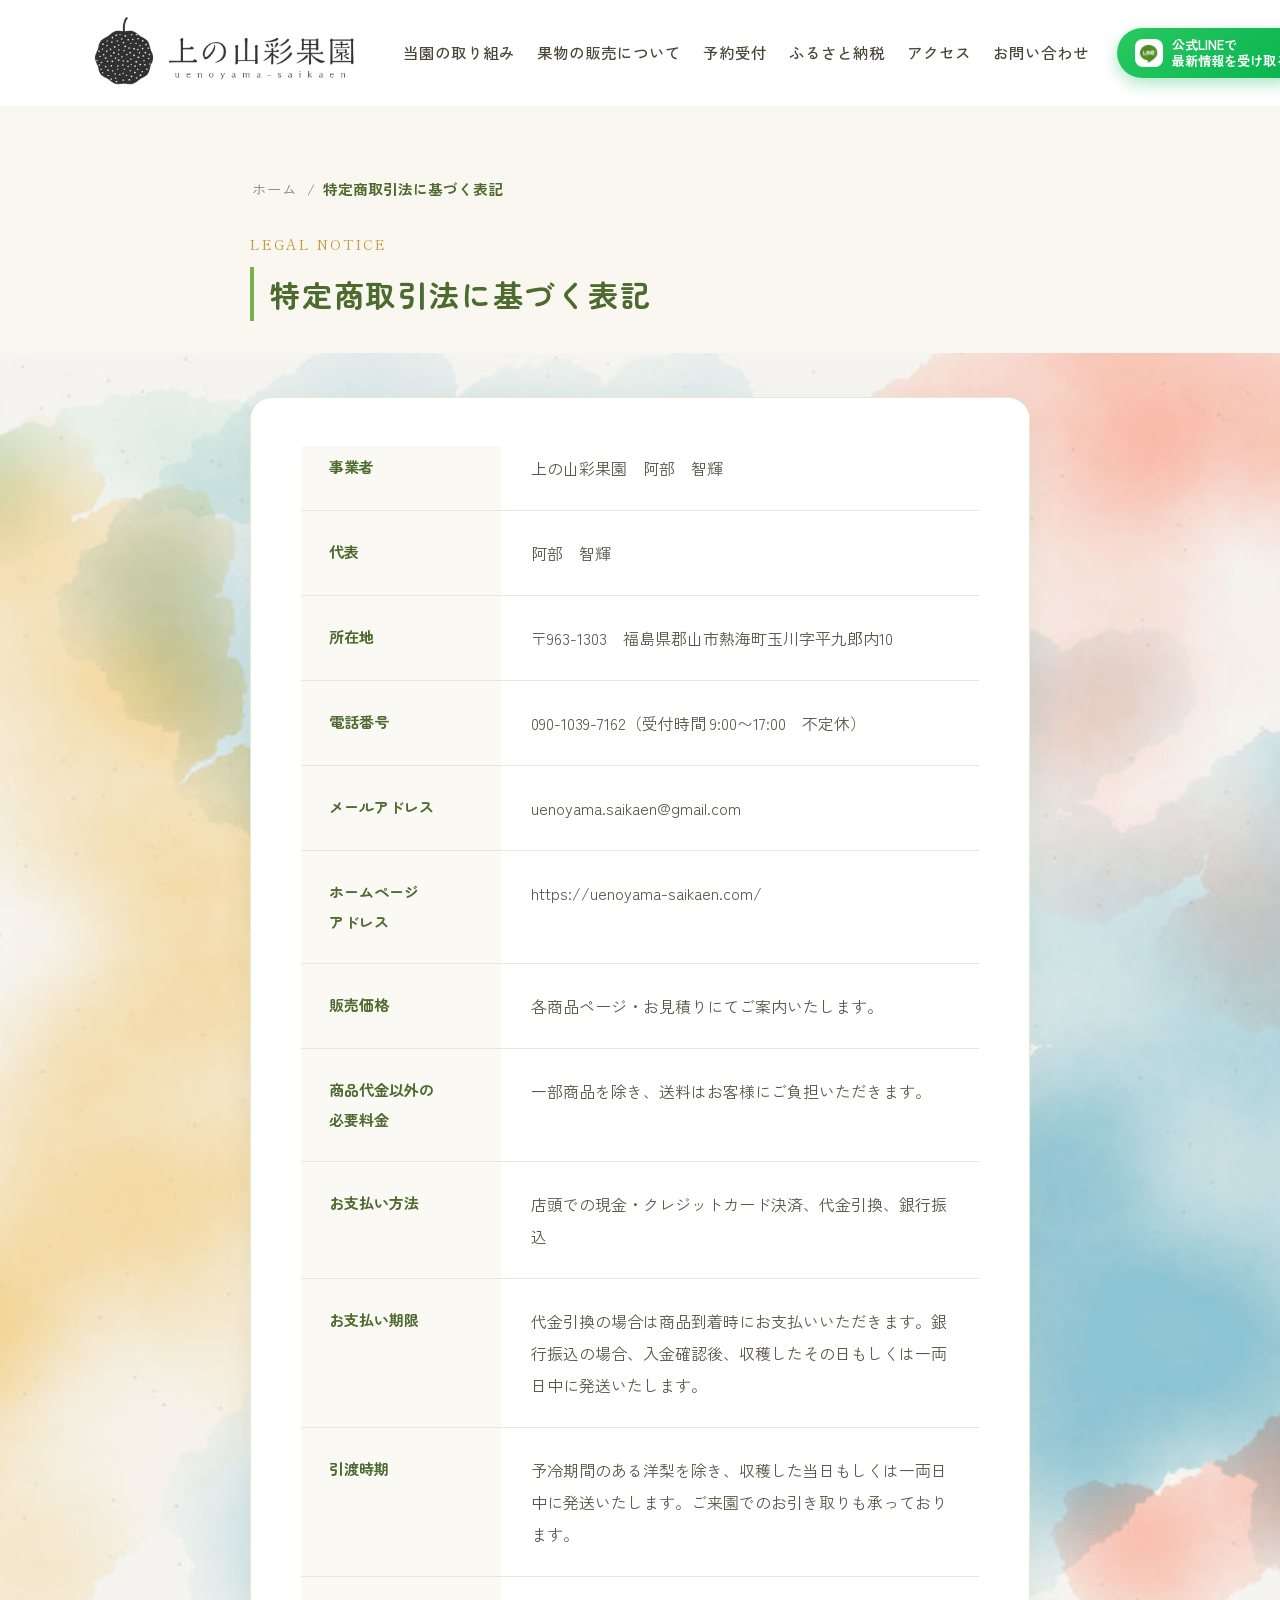
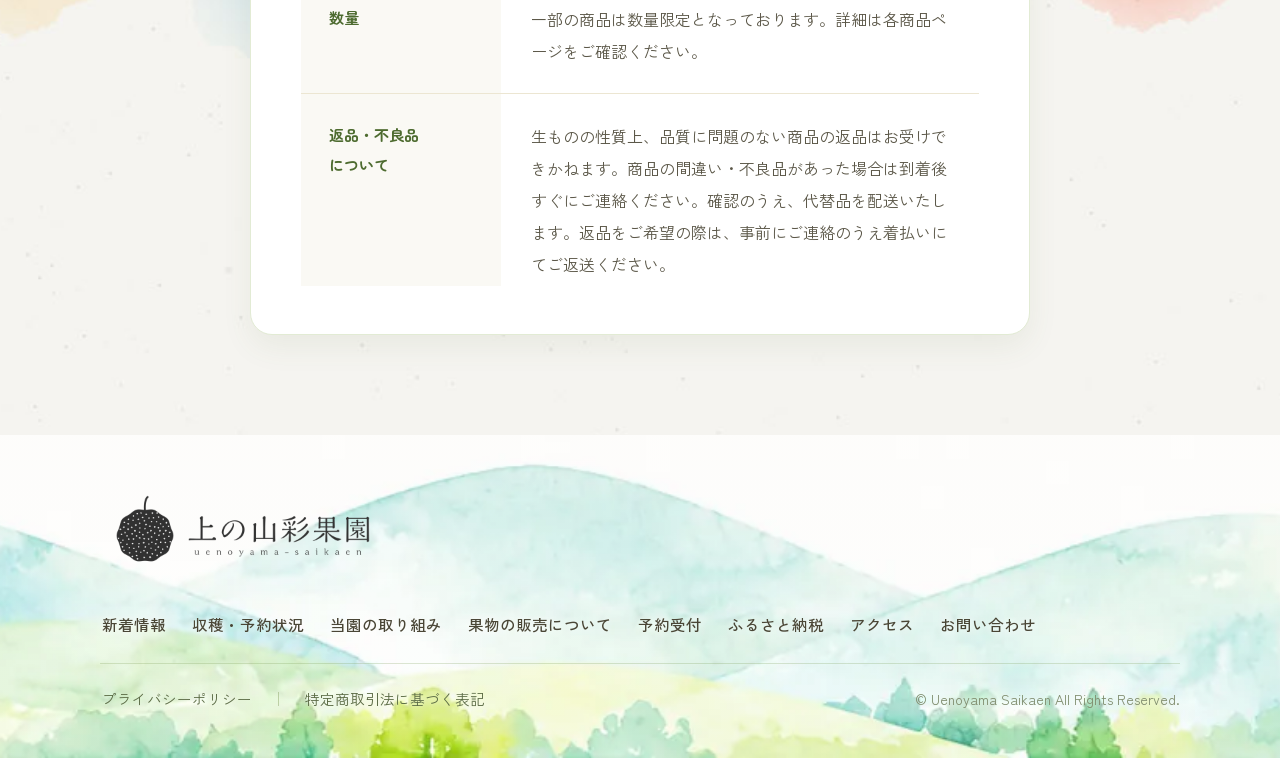
<file: law.html>
<!DOCTYPE html>
<html lang="ja">
<head>
<meta charset="utf-8">
<meta name="viewport" content="width=device-width, initial-scale=1">
<title>特定商取引法に基づく表記 | 上の山彩果園</title>
<link rel="icon" type="image/x-icon" href="assets/favicon.ico">
<link rel="preconnect" href="https://fonts.googleapis.com">
<link href="https://fonts.googleapis.com/css2?family=Shippori+Mincho:wght@500;600;700&family=Zen+Maru+Gothic:wght@400;500;700&family=Zen+Kaku+Gothic+New:wght@400;500;700&display=swap" rel="stylesheet">
<link rel="stylesheet" href="style.css">
<noscript><style>.reveal{opacity:1!important;transform:none!important;}</style></noscript>
</head>
<body>

<div style="font-family:'Zen Kaku Gothic New',sans-serif;color:#514c3e;background:transparent;overflow-x:hidden;position:relative;line-height:1.8;">

  <div style="position:relative;">
  <!-- ============ FLOATING FRUIT DECO ============ -->
  <div class="fruit-deco" aria-hidden="true">
    <!-- 左側：右端をコンテンツ左端に合わせる（right: 50vw + 540px） -->
    <img src="assets/pear.webp"   class="fruit-deco-item" loading="lazy" style="right:calc(50vw + 540px);top:750px; width:620px;opacity:1;animation:fruitDrift1 7.8s ease-in-out infinite;">
    <img src="assets/pear3.webp"  class="fruit-deco-item" loading="lazy" style="right:calc(50vw + 540px);top:1650px;width:450px;opacity:1;animation:fruitDrift3 9.1s ease-in-out 1.4s infinite;">
    <img src="assets/pear2.webp"  class="fruit-deco-item" loading="lazy" style="right:calc(50vw + 540px);top:2550px;width:510px;opacity:1;animation:fruitDrift2 8.3s ease-in-out 0.7s infinite;">
    <img src="assets/apple.webp"  class="fruit-deco-item" loading="lazy" style="right:calc(50vw + 540px);top:3350px;width:480px;opacity:1;animation:fruitDrift4 7.3s ease-in-out 2.3s infinite;">
    <img src="assets/pear2.webp"  class="fruit-deco-item" loading="lazy" style="right:calc(50vw + 540px);top:4200px;width:510px;opacity:1;animation:fruitDrift2 8.5s ease-in-out 1.1s infinite;">
    <img src="assets/pear3.webp"  class="fruit-deco-item" loading="lazy" style="right:calc(50vw + 540px);top:5050px;width:450px;opacity:1;animation:fruitDrift1 9.2s ease-in-out 2.7s infinite;">
    <!-- 右側：左端をコンテンツ右端に合わせる（left: 50vw + 540px） -->
    <img src="assets/pear2.webp"  class="fruit-deco-item" loading="lazy" style="left:calc(50vw + 540px);top:1150px;width:510px;opacity:1;animation:fruitDrift3 8.6s ease-in-out 0.4s infinite;">
    <img src="assets/apple.webp"  class="fruit-deco-item" loading="lazy" style="left:calc(50vw + 540px);top:2050px;width:480px;opacity:1;animation:fruitDrift1 9.4s ease-in-out 1.8s infinite;">
    <img src="assets/pear.webp"   class="fruit-deco-item" loading="lazy" style="left:calc(50vw + 540px);top:2950px;width:620px;opacity:1;animation:fruitDrift4 7.8s ease-in-out 3.1s infinite;">
    <img src="assets/pear3.webp"  class="fruit-deco-item" loading="lazy" style="left:calc(50vw + 540px);top:3750px;width:450px;opacity:1;animation:fruitDrift2 8.9s ease-in-out 0.9s infinite;">
    <img src="assets/pear.webp"   class="fruit-deco-item" loading="lazy" style="left:calc(50vw + 540px);top:4600px;width:620px;opacity:1;animation:fruitDrift3 8.1s ease-in-out 0.5s infinite;">
  </div>

  <!-- ============ HEADER ============ -->
  <header id="site-header" style="position:sticky;top:0;z-index:50;background:transparent;box-shadow:none;">
    <div class="header-inner">
      <a href="index.html" style="display:flex;flex-shrink:0;"><img src="assets/s1_logo.png" alt="上の山彩果園" class="header-logo"></a>
      <nav class="header-nav">
        <a class="navlink" href="torikumi.html">当園の取り組み</a>
        <a class="navlink" href="hanbai.html">果物の販売について</a>
        <a class="navlink" href="yoyaku.html">予約受付</a>
        <a class="navlink" href="furusato.html">ふるさと納税</a>
        <a class="navlink" href="access.html">アクセス</a>
        <a class="navlink" href="contact.html">お問い合わせ</a>
      </nav>
      <a class="btn header-line-btn" href="https://lin.ee/VrmkUfU" style="flex-shrink:0;display:flex;align-items:center;gap:9px;background:linear-gradient(135deg,#28c95f,#06b350);color:#fff;text-decoration:none;padding:9px 18px;border-radius:30px;box-shadow:0 6px 16px rgba(6,179,80,0.32);">
        <span style="display:flex;align-items:center;justify-content:center;width:28px;height:28px;background:#fff;border-radius:8px;flex-shrink:0;"><img src="assets/s14.png" alt="LINE" style="height:22px;width:22px;display:block;"></span>
        <span style="font-size:13px;font-weight:700;line-height:1.25;">公式LINEで<br>最新情報を受け取る</span>
      </a>
      <button class="hamburger" aria-label="メニュー">
        <span></span><span></span><span></span>
      </button>
    </div>
  </header>

  <!-- Mobile Menu -->
  <nav class="mobile-menu">
    <a href="torikumi.html">当園の取り組み</a>
    <a href="hanbai.html">果物の販売について</a>
    <a href="yoyaku.html">予約受付</a>
    <a href="furusato.html">ふるさと納税</a>
    <a href="access.html">アクセス</a>
    <a href="contact.html">お問い合わせ</a>
    <a href="https://lin.ee/VrmkUfU" style="display:flex;align-items:center;gap:10px;color:#3f7a2c;font-weight:700;">
      <img src="assets/s14.png" alt="LINE" style="height:20px;width:20px;display:block;">公式LINEを追加する
    </a>
  </nav>

  <!-- ============ ページヘッダー ============ -->
  <section style="position:relative;padding:64px 28px 32px;background:#faf7f0;overflow:hidden;">
    <div style="max-width:780px;margin:0 auto;position:relative;">
      <nav aria-label="パンくずリスト" style="display:flex;align-items:center;gap:8px;font-size:14.5px;color:#8a8470;margin-bottom:24px;">
        <a href="index.html" class="navlink" style="color:#8a8470;">ホーム</a>
        <span aria-hidden="true">/</span>
        <span style="color:#4d6b2f;font-weight:700;">特定商取引法に基づく表記</span>
      </nav>
      <div class="section-title-left" style="margin-bottom:0;">
        <span class="section-title-eyebrow">LEGAL NOTICE</span>
        <h1 class="section-title-bar">特定商取引法に基づく表記</h1>
      </div>
    </div>
  </section>

  <!-- ============ 本文 ============ -->
  <section style="position:relative;padding:44px 28px 100px;background:transparent;">
    <div style="max-width:780px;margin:0 auto;">
      <div class="reveal form-card" style="padding:48px 50px;">
        <table class="law-table">
          <tr>
            <th>事業者</th>
            <td>上の山彩果園　阿部　智輝</td>
          </tr>
          <tr>
            <th>代表</th>
            <td>阿部　智輝</td>
          </tr>
          <tr>
            <th>所在地</th>
            <td>〒963-1303　福島県郡山市熱海町玉川字平九郎内10</td>
          </tr>
          <tr>
            <th>電話番号</th>
            <td>090-1039-7162（受付時間 9:00〜17:00　不定休）</td>
          </tr>
          <tr>
            <th>メールアドレス</th>
            <td>uenoyama.saikaen@gmail.com</td>
          </tr>
          <tr>
            <th>ホームページ<br>アドレス</th>
            <td>https://uenoyama-saikaen.com/</td>
          </tr>
          <tr>
            <th>販売価格</th>
            <td>各商品ページ・お見積りにてご案内いたします。</td>
          </tr>
          <tr>
            <th>商品代金以外の<br>必要料金</th>
            <td>一部商品を除き、送料はお客様にご負担いただきます。</td>
          </tr>
          <tr>
            <th>お支払い方法</th>
            <td>店頭での現金・クレジットカード決済、代金引換、銀行振込</td>
          </tr>
          <tr>
            <th>お支払い期限</th>
            <td>代金引換の場合は商品到着時にお支払いいただきます。銀行振込の場合、入金確認後、収穫したその日もしくは一両日中に発送いたします。</td>
          </tr>
          <tr>
            <th>引渡時期</th>
            <td>予冷期間のある洋梨を除き、収穫した当日もしくは一両日中に発送いたします。ご来園でのお引き取りも承っております。</td>
          </tr>
          <tr>
            <th>数量</th>
            <td>一部の商品は数量限定となっております。詳細は各商品ページをご確認ください。</td>
          </tr>
          <tr>
            <th>返品・不良品<br>について</th>
            <td>生ものの性質上、品質に問題のない商品の返品はお受けできかねます。商品の間違い・不良品があった場合は到着後すぐにご連絡ください。確認のうえ、代替品を配送いたします。返品をご希望の際は、事前にご連絡のうえ着払いにてご返送ください。</td>
          </tr>
        </table>
      </div>
    </div>
  </section>

  </div>

  <!-- ============ FOOTER ============ -->
  <footer style="position:relative;background:url('assets/footer_mountains.webp') bottom center/cover no-repeat;">
    <div style="background:linear-gradient(to bottom,rgba(249,246,238,0.20) 0%,rgba(244,240,226,0.05) 100%);padding:56px 28px 40px;">
      <div class="footer-main-row">
        <a href="index.html" style="display:flex;flex-shrink:0;"><img src="assets/s1_logo.png" alt="上の山彩果園" style="height:80px;width:auto;display:block;"></a>
        <nav style="display:flex;align-items:center;gap:22px;font-size:15.5px;font-weight:500;flex-wrap:wrap;">
          <a class="navlink" href="index.html#news">新着情報</a>
          <a class="navlink" href="jokyo.html">収穫・予約状況</a>
          <a class="navlink" href="torikumi.html">当園の取り組み</a>
          <a class="navlink" href="hanbai.html">果物の販売について</a>
          <a class="navlink" href="yoyaku.html">予約受付</a>
          <a class="navlink" href="furusato.html">ふるさと納税</a>
          <a class="navlink" href="access.html">アクセス</a>
          <a class="navlink" href="contact.html">お問い合わせ</a>
        </nav>
      </div>
      <div class="footer-bottom-row">
        <a class="navlink" href="privacy.html" style="font-size:14.5px;color:#5a6a44;">プライバシーポリシー</a>
        <span style="width:1px;height:14px;background:rgba(120,150,80,0.4);"></span>
        <a class="navlink" href="law.html" style="font-size:14.5px;color:#5a6a44;">特定商取引法に基づく表記</a>
        <span style="margin-left:auto;font-size:14px;color:#7d8a6b;">© Uenoyama Saikaen All Rights Reserved.</span>
      </div>
    </div>
  </footer>

</div>

<script src="main.js"></script>

</body>
</html>
</file>
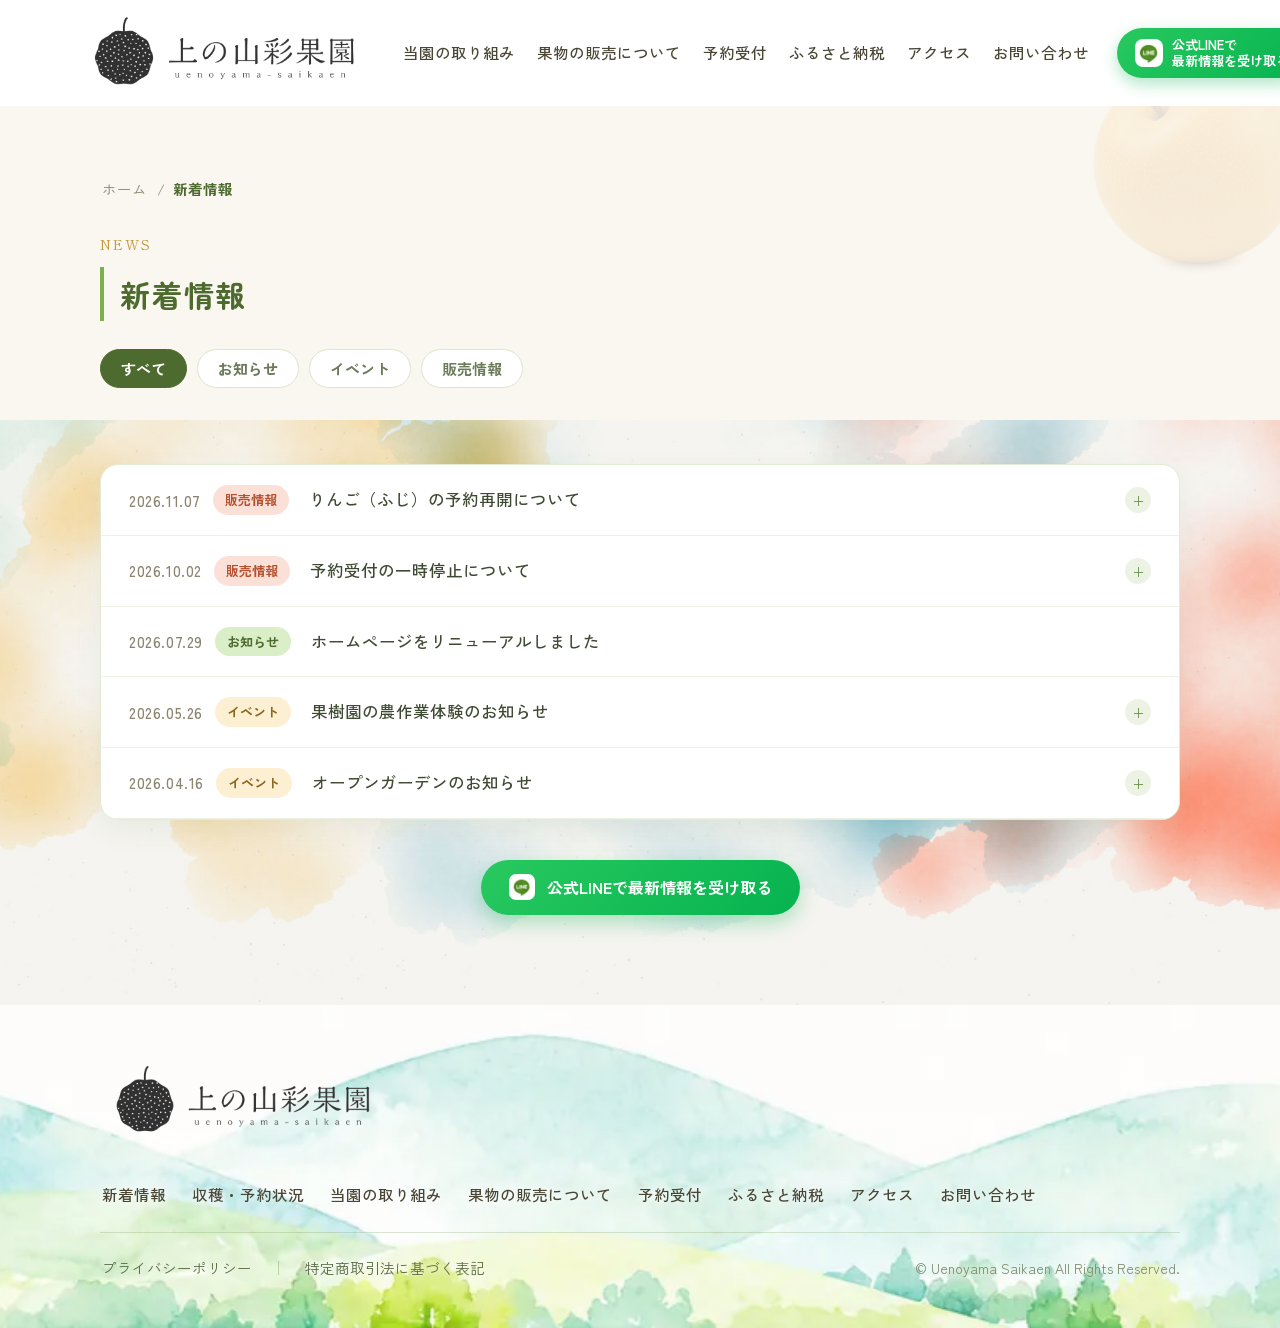
<file: news.html>
<!DOCTYPE html>
<html lang="ja">
<head>
<meta charset="utf-8">
<meta name="viewport" content="width=device-width, initial-scale=1">
<title>新着情報一覧 | 上の山彩果園</title>
<link rel="icon" type="image/x-icon" href="assets/favicon.ico">
<link rel="preconnect" href="https://fonts.googleapis.com">
<link href="https://fonts.googleapis.com/css2?family=Shippori+Mincho:wght@500;600;700&family=Zen+Maru+Gothic:wght@400;500;700&family=Zen+Kaku+Gothic+New:wght@400;500;700&display=swap" rel="stylesheet">
<link rel="stylesheet" href="style.css">
<noscript><style>.reveal{opacity:1!important;transform:none!important;}</style></noscript>
</head>
<body>

<div style="font-family:'Zen Kaku Gothic New',sans-serif;color:#514c3e;background:transparent;overflow-x:hidden;position:relative;line-height:1.8;">

  <div style="position:relative;">
  <!-- ============ FLOATING FRUIT DECO ============ -->
  <div class="fruit-deco" aria-hidden="true">
    <!-- 左側：右端をコンテンツ左端に合わせる（right: 50vw + 540px） -->
    <img src="assets/pear.webp"   class="fruit-deco-item" loading="lazy" style="right:calc(50vw + 540px);top:750px; width:620px;opacity:1;animation:fruitDrift1 7.8s ease-in-out infinite;">
    <img src="assets/pear3.webp"  class="fruit-deco-item" loading="lazy" style="right:calc(50vw + 540px);top:1650px;width:450px;opacity:1;animation:fruitDrift3 9.1s ease-in-out 1.4s infinite;">
    <img src="assets/pear2.webp"  class="fruit-deco-item" loading="lazy" style="right:calc(50vw + 540px);top:2550px;width:510px;opacity:1;animation:fruitDrift2 8.3s ease-in-out 0.7s infinite;">
    <img src="assets/apple.webp"  class="fruit-deco-item" loading="lazy" style="right:calc(50vw + 540px);top:3350px;width:480px;opacity:1;animation:fruitDrift4 7.3s ease-in-out 2.3s infinite;">
    <img src="assets/pear2.webp"  class="fruit-deco-item" loading="lazy" style="right:calc(50vw + 540px);top:4200px;width:510px;opacity:1;animation:fruitDrift2 8.5s ease-in-out 1.1s infinite;">
    <img src="assets/pear3.webp"  class="fruit-deco-item" loading="lazy" style="right:calc(50vw + 540px);top:5050px;width:450px;opacity:1;animation:fruitDrift1 9.2s ease-in-out 2.7s infinite;">
    <!-- 右側：左端をコンテンツ右端に合わせる（left: 50vw + 540px） -->
    <img src="assets/pear2.webp"  class="fruit-deco-item" loading="lazy" style="left:calc(50vw + 540px);top:1150px;width:510px;opacity:1;animation:fruitDrift3 8.6s ease-in-out 0.4s infinite;">
    <img src="assets/apple.webp"  class="fruit-deco-item" loading="lazy" style="left:calc(50vw + 540px);top:2050px;width:480px;opacity:1;animation:fruitDrift1 9.4s ease-in-out 1.8s infinite;">
    <img src="assets/pear.webp"   class="fruit-deco-item" loading="lazy" style="left:calc(50vw + 540px);top:2950px;width:620px;opacity:1;animation:fruitDrift4 7.8s ease-in-out 3.1s infinite;">
    <img src="assets/pear3.webp"  class="fruit-deco-item" loading="lazy" style="left:calc(50vw + 540px);top:3750px;width:450px;opacity:1;animation:fruitDrift2 8.9s ease-in-out 0.9s infinite;">
    <img src="assets/pear.webp"   class="fruit-deco-item" loading="lazy" style="left:calc(50vw + 540px);top:4600px;width:620px;opacity:1;animation:fruitDrift3 8.1s ease-in-out 0.5s infinite;">
  </div>

  <!-- ============ HEADER ============ -->
  <header id="site-header" style="position:sticky;top:0;z-index:50;background:transparent;box-shadow:none;">
    <div class="header-inner">
      <a href="index.html" style="display:flex;flex-shrink:0;"><img src="assets/s1_logo.png" alt="上の山彩果園" class="header-logo"></a>
      <nav class="header-nav">
        <a class="navlink" href="torikumi.html">当園の取り組み</a>
        <a class="navlink" href="hanbai.html">果物の販売について</a>
        <a class="navlink" href="yoyaku.html">予約受付</a>
        <a class="navlink" href="furusato.html">ふるさと納税</a>
        <a class="navlink" href="access.html">アクセス</a>
        <a class="navlink" href="contact.html">お問い合わせ</a>
      </nav>
      <a class="btn header-line-btn" href="https://lin.ee/VrmkUfU" style="flex-shrink:0;display:flex;align-items:center;gap:9px;background:linear-gradient(135deg,#28c95f,#06b350);color:#fff;text-decoration:none;padding:9px 18px;border-radius:30px;box-shadow:0 6px 16px rgba(6,179,80,0.32);">
        <span style="display:flex;align-items:center;justify-content:center;width:28px;height:28px;background:#fff;border-radius:8px;flex-shrink:0;"><img src="assets/s14.png" alt="LINE" style="height:22px;width:22px;display:block;"></span>
        <span style="font-size:13px;font-weight:700;line-height:1.25;">公式LINEで<br>最新情報を受け取る</span>
      </a>
      <button class="hamburger" aria-label="メニュー">
        <span></span><span></span><span></span>
      </button>
    </div>
  </header>

  <!-- Mobile Menu -->
  <nav class="mobile-menu">
    <a href="torikumi.html">当園の取り組み</a>
    <a href="hanbai.html">果物の販売について</a>
    <a href="yoyaku.html">予約受付</a>
    <a href="furusato.html">ふるさと納税</a>
    <a href="access.html">アクセス</a>
    <a href="contact.html">お問い合わせ</a>
    <a href="https://lin.ee/VrmkUfU" style="display:flex;align-items:center;gap:10px;color:#3f7a2c;font-weight:700;">
      <img src="assets/s14.png" alt="LINE" style="height:20px;width:20px;display:block;">公式LINEを追加する
    </a>
  </nav>

  <!-- ============ ページヘッダー ============ -->
  <section style="position:relative;padding:64px 28px 32px;background:#faf7f0;overflow:hidden;">
    <img src="assets/pear3.webp" alt="" aria-hidden="true" style="position:absolute;top:-46px;right:-26px;width:220px;opacity:0.1;pointer-events:none;">
    <div style="max-width:1080px;margin:0 auto;position:relative;">
      <nav aria-label="パンくずリスト" style="display:flex;align-items:center;gap:8px;font-size:14.5px;color:#8a8470;margin-bottom:24px;">
        <a href="index.html" class="navlink" style="color:#8a8470;">ホーム</a>
        <span aria-hidden="true">/</span>
        <span style="color:#4d6b2f;font-weight:700;">新着情報</span>
      </nav>
      <div class="section-title-left" style="margin-bottom:0;">
        <span class="section-title-eyebrow">NEWS</span>
        <h1 class="section-title-bar">新着情報</h1>
      </div>
      <div class="news-filter" role="group" aria-label="カテゴリで絞り込む">
        <button type="button" class="news-filter-btn active" data-filter="all">すべて</button>
        <button type="button" class="news-filter-btn" data-filter="info">お知らせ</button>
        <button type="button" class="news-filter-btn" data-filter="event">イベント</button>
        <button type="button" class="news-filter-btn" data-filter="sale">販売情報</button>
      </div>
    </div>
  </section>

  <!-- ============ 新着情報一覧 ============ -->
  <section style="position:relative;padding:44px 28px 90px;background:transparent;">
    <div style="max-width:1080px;margin:0 auto;">

      <div class="reveal" style="display:flex;flex-direction:column;border:1.5px solid #e2ebd4;border-radius:18px;overflow:hidden;background:#fff;box-shadow:0 10px 28px rgba(90,120,60,0.07);">

        <details class="news-card" data-cat="sale">
          <summary class="news-row">
            <div class="news-meta">
              <span style="font-size:15px;color:#8a8470;font-weight:500;white-space:nowrap;letter-spacing:.04em;">2026.11.07</span>
              <span style="display:inline-flex;align-items:center;justify-content:center;background:#fbe0d8;color:#b5502f;font-size:13px;font-weight:700;border-radius:20px;padding:3px 12px;white-space:nowrap;">販売情報</span>
            </div>
            <span class="news-title">りんご（ふじ）の予約再開について</span>
            <span class="news-arrow" aria-hidden="true">+</span>
          </summary>
          <div class="news-card-body">
            <p>予約を停止していた、りんご（ふじ）の予約受付を再開します。地方発送も承ります。</p>
            <p>収穫期は11月10日頃から12月初旬の予定です。配達日の指定がなければ、収穫でき次第発送いたします。よろしくお願いします。</p>
          </div>
        </details>

        <details class="news-card" data-cat="sale">
          <summary class="news-row">
            <div class="news-meta">
              <span style="font-size:15px;color:#8a8470;font-weight:500;white-space:nowrap;letter-spacing:.04em;">2026.10.02</span>
              <span style="display:inline-flex;align-items:center;justify-content:center;background:#fbe0d8;color:#b5502f;font-size:13px;font-weight:700;border-radius:20px;padding:3px 12px;white-space:nowrap;">販売情報</span>
            </div>
            <span class="news-title">予約受付の一時停止について</span>
            <span class="news-arrow" aria-hidden="true">+</span>
          </summary>
          <div class="news-card-body">
            <p>たくさんのご予約ありがとうございます。すべての品種が予約完売となったため、現在予約の受付を停止しております。</p>
            <p>受付を再開する際は、改めてこのページと<a class="navlink" href="jokyo.html" style="color:#5e8c3a;font-weight:700;">収穫・予約状況ページ</a>にてお知らせいたします。生産量が少なくご迷惑をおかけしておりますが、ご了承ください。</p>
          </div>
        </details>

        <div class="news-row" data-cat="info">
          <div class="news-meta">
            <span style="font-size:15px;color:#8a8470;font-weight:500;white-space:nowrap;letter-spacing:.04em;">2026.07.29</span>
            <span style="display:inline-flex;align-items:center;justify-content:center;background:#daeec7;color:#4d6b2f;font-size:13px;font-weight:700;border-radius:20px;padding:3px 12px;white-space:nowrap;">お知らせ</span>
          </div>
          <span class="news-title">ホームページをリニューアルしました</span>
        </div>

        <details class="news-card" data-cat="event">
          <summary class="news-row">
            <div class="news-meta">
              <span style="font-size:15px;color:#8a8470;font-weight:500;white-space:nowrap;letter-spacing:.04em;">2026.05.26</span>
              <span style="display:inline-flex;align-items:center;justify-content:center;background:#fdf0d2;color:#8a6520;font-size:13px;font-weight:700;border-radius:20px;padding:3px 12px;white-space:nowrap;">イベント</span>
            </div>
            <span class="news-title">果樹園の農作業体験のお知らせ</span>
            <span class="news-arrow" aria-hidden="true">+</span>
          </summary>
          <div class="news-card-body">
            <div class="news-card-facts">
              <div class="news-card-facts-row">
                <span class="news-card-facts-label">日時</span>
                <span class="news-card-facts-value">5月30日（土）9:30〜11:30<br>荒天の場合は中止</span>
              </div>
              <div class="news-card-facts-row">
                <span class="news-card-facts-label">場所</span>
                <span class="news-card-facts-value">上の山 彩果園（現地集合）<br>郡山市熱海町玉川字平九郎内10</span>
              </div>
              <div class="news-card-facts-row">
                <span class="news-card-facts-label">内容</span>
                <span class="news-card-facts-value">果樹園の管理作業の説明と体験（摘果作業と袋かけ作業を予定）</span>
              </div>
              <div class="news-card-facts-row">
                <span class="news-card-facts-label">持ち物</span>
                <span class="news-card-facts-value">参加者の方には別途連絡します。<br>※作業道具はこちらで準備します。</span>
              </div>
              <div class="news-card-facts-row">
                <span class="news-card-facts-label">募集人数</span>
                <span class="news-card-facts-value">6名ほど（先着順）<br>定員になり次第締め切らせていただきます。</span>
              </div>
            </div>
            <p>屋外での作業となります。高校生以上で健康な方ならどなたでも大丈夫です。農作業未経験でもできます。</p>
            <div class="news-card-notice">
              <p class="news-card-notice-title">作業内容の説明</p>
              <p><strong>※摘果作業</strong><br>受粉作業で結実した果実の中から、大きさや形などを見て条件の良いものを残し、条件を満たさないものを落とす作業です。</p>
              <p><strong>※袋かけ作業</strong><br>果樹の病気や害虫から実を守るために、摘果作業後の実に専用の袋をかける作業です。二十世紀梨の場合は、小袋と大袋の2種類を実の成長に合わせてかけます。</p>
            </div>
          </div>
        </details>

        <details class="news-card" data-cat="event">
          <summary class="news-row">
            <div class="news-meta">
              <span style="font-size:15px;color:#8a8470;font-weight:500;white-space:nowrap;letter-spacing:.04em;">2026.04.16</span>
              <span style="display:inline-flex;align-items:center;justify-content:center;background:#fdf0d2;color:#8a6520;font-size:13px;font-weight:700;border-radius:20px;padding:3px 12px;white-space:nowrap;">イベント</span>
            </div>
            <span class="news-title">オープンガーデンのお知らせ</span>
            <span class="news-arrow" aria-hidden="true">+</span>
          </summary>
          <div class="news-card-body">
            <p>今年もオープンガーデンを開催します。今シーズンは、4/18（土）です。梨の花が広がるこの時期だけの特別な風景をご覧になりたい方はぜひお越しください。園地内での写真撮影もできます。</p>
            <p>見学は無料です。見学を希望される方は、LINEでお名前と参加人数を教えてください。</p>
            <div class="news-card-notice">
              <p class="news-card-notice-title">注意事項</p>
              <ul>
                <li>園地内の枝や花は、折ったり摘んだりしないでください。</li>
                <li>足元の悪い場所や梨の棚が低く頭をぶつけやすいところがありますので、ご注意ください。</li>
                <li>隣接地の果樹園に立ち入らないでください。</li>
                <li>当園スタッフが受粉作業をしていますので、作業の妨げにならないようにお願いします。</li>
                <li>道路や駐車場での事故にはお気をつけ下さい。</li>
              </ul>
            </div>
            <p style="margin-bottom:4px;"><strong>問い合わせ先</strong></p>
            <p style="margin-top:0;">上の山 彩果園<br>090-1039-7162　阿部<br>公式LINEでも問い合わせ可能です。</p>
          </div>
        </details>

      </div>

      <div style="display:flex;justify-content:center;margin-top:40px;">
        <a class="btn" href="https://lin.ee/VrmkUfU" style="display:flex;align-items:center;gap:12px;background:linear-gradient(135deg,#28c95f,#06b350);color:#fff;text-decoration:none;font-weight:700;font-size:16px;padding:13px 28px;border-radius:34px;box-shadow:0 8px 20px rgba(6,179,80,0.3);">
          <span style="display:flex;align-items:center;justify-content:center;width:26px;height:26px;background:#fff;border-radius:7px;"><img src="assets/s14.png" alt="" style="height:20px;width:20px;display:block;"></span>
          公式LINEで最新情報を受け取る
        </a>
      </div>

    </div>
  </section>

  </div>

  <!-- ============ FOOTER ============ -->
  <footer style="position:relative;background:url('assets/footer_mountains.webp') bottom center/cover no-repeat;">
    <div style="background:linear-gradient(to bottom,rgba(249,246,238,0.20) 0%,rgba(244,240,226,0.05) 100%);padding:56px 28px 40px;">
      <div class="footer-main-row">
        <a href="index.html" style="display:flex;flex-shrink:0;"><img src="assets/s1_logo.png" alt="上の山彩果園" style="height:80px;width:auto;display:block;"></a>
        <nav style="display:flex;align-items:center;gap:22px;font-size:15.5px;font-weight:500;flex-wrap:wrap;">
          <a class="navlink" href="index.html#news">新着情報</a>
          <a class="navlink" href="jokyo.html">収穫・予約状況</a>
          <a class="navlink" href="torikumi.html">当園の取り組み</a>
          <a class="navlink" href="hanbai.html">果物の販売について</a>
          <a class="navlink" href="yoyaku.html">予約受付</a>
          <a class="navlink" href="furusato.html">ふるさと納税</a>
          <a class="navlink" href="access.html">アクセス</a>
          <a class="navlink" href="contact.html">お問い合わせ</a>
        </nav>
      </div>
      <div class="footer-bottom-row">
        <a class="navlink" href="privacy.html" style="font-size:14.5px;color:#5a6a44;">プライバシーポリシー</a>
        <span style="width:1px;height:14px;background:rgba(120,150,80,0.4);"></span>
        <a class="navlink" href="law.html" style="font-size:14.5px;color:#5a6a44;">特定商取引法に基づく表記</a>
        <span style="margin-left:auto;font-size:14px;color:#7d8a6b;">© Uenoyama Saikaen All Rights Reserved.</span>
      </div>
    </div>
  </footer>

</div>

<script src="main.js"></script>

</body>
</html>
</file>
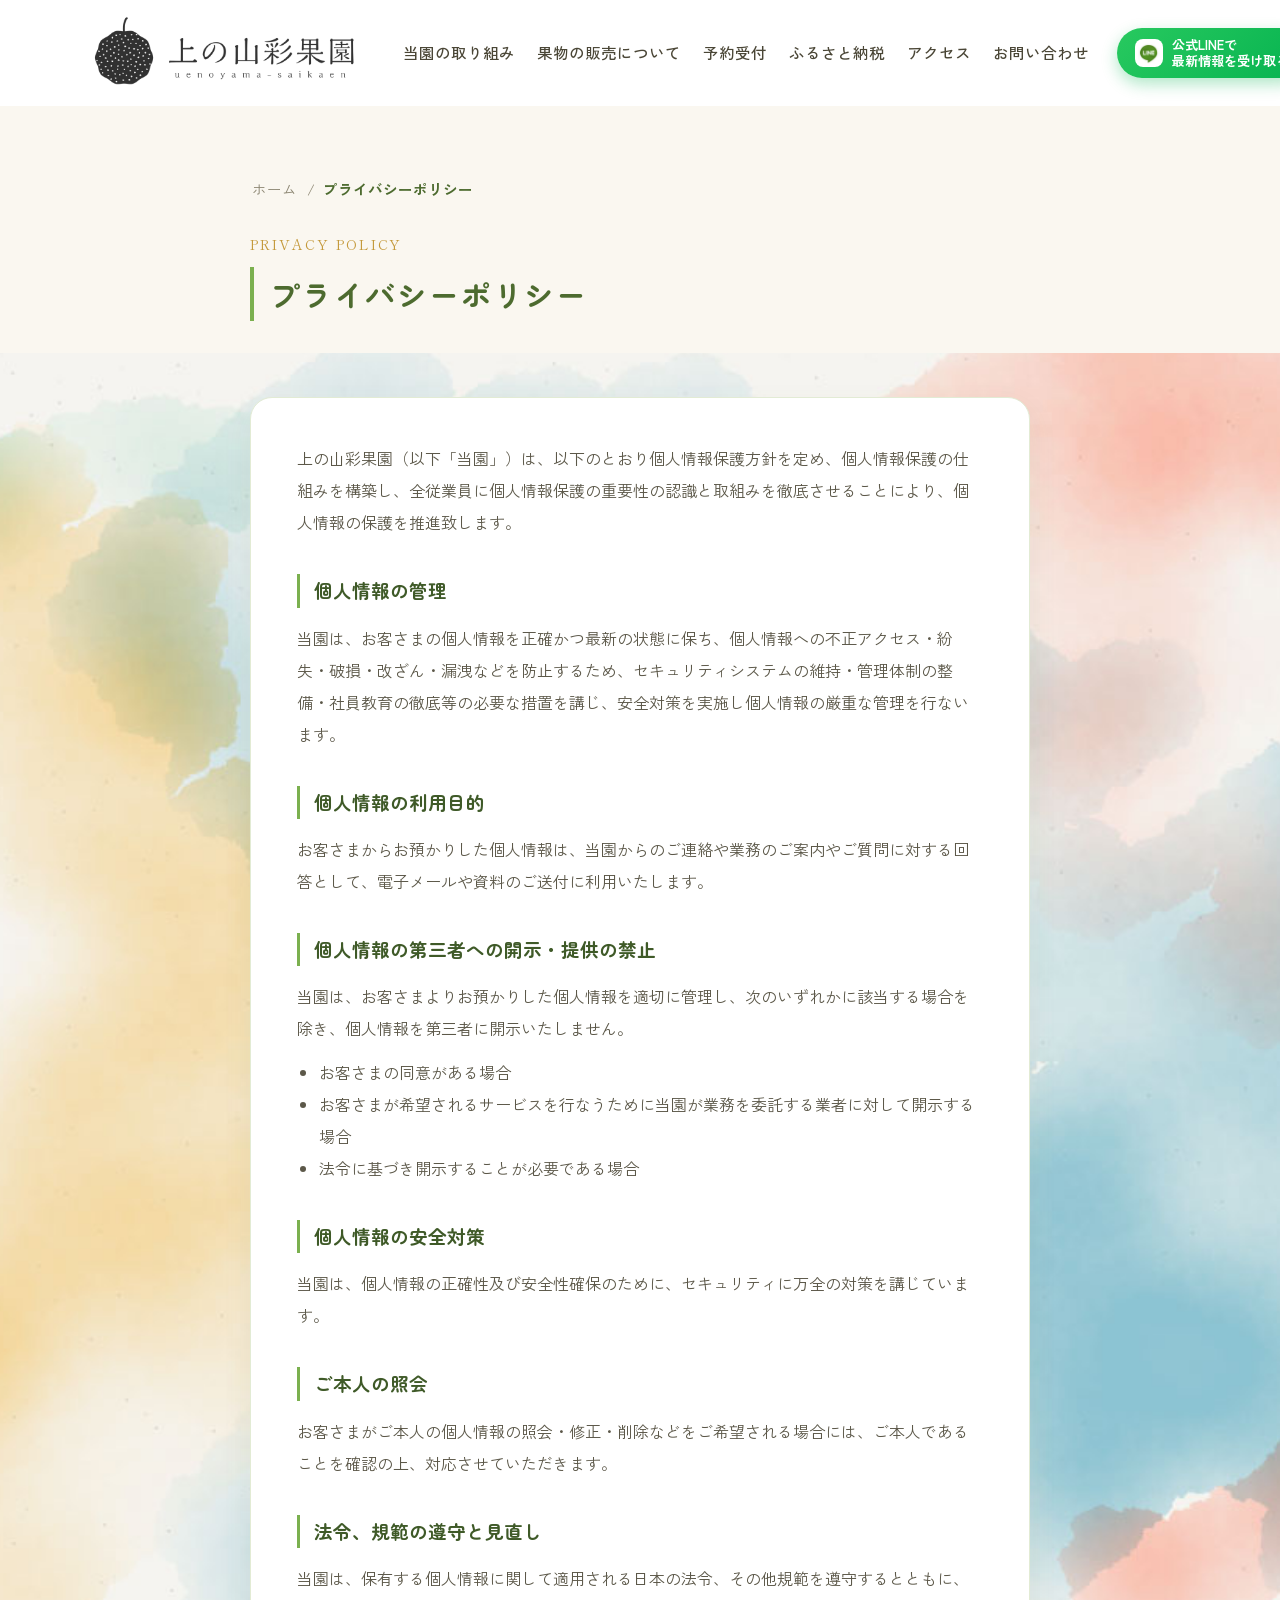
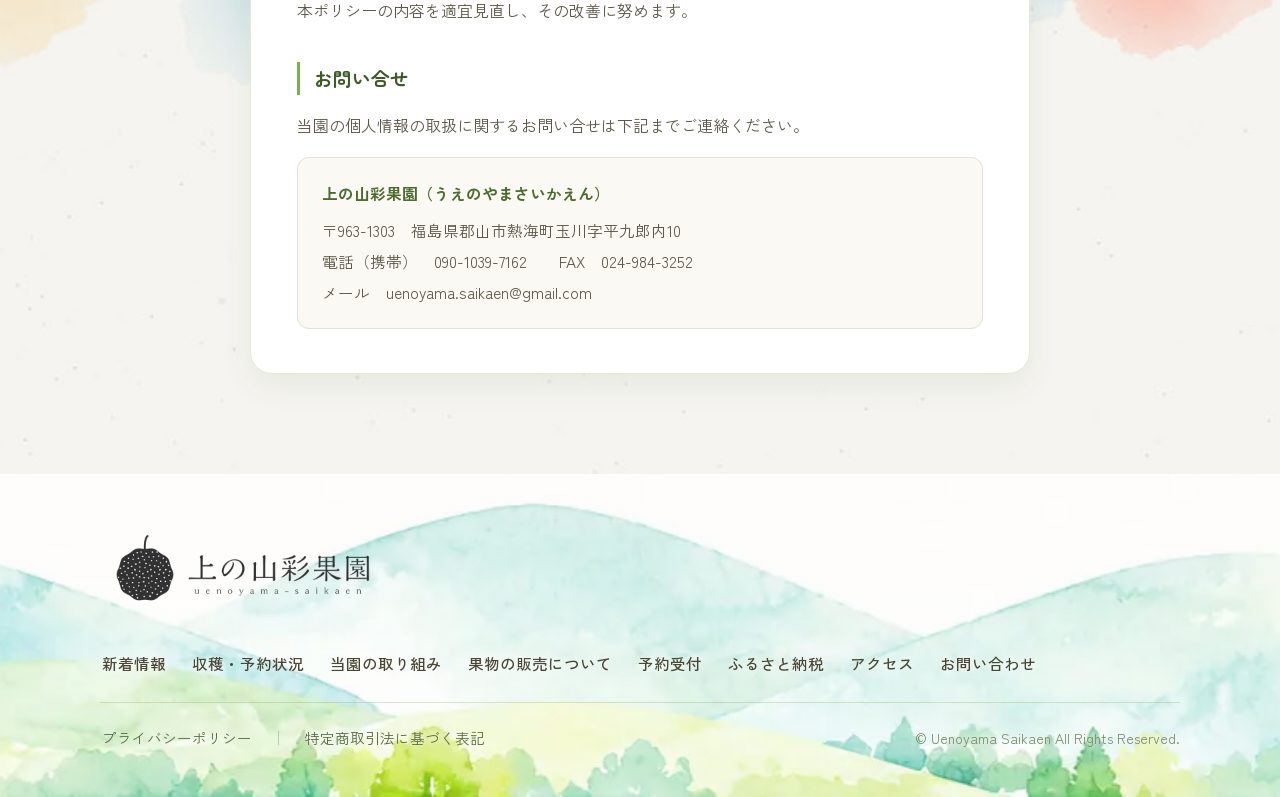
<file: privacy.html>
<!DOCTYPE html>
<html lang="ja">
<head>
<meta charset="utf-8">
<meta name="viewport" content="width=device-width, initial-scale=1">
<title>プライバシーポリシー | 上の山彩果園</title>
<link rel="icon" type="image/x-icon" href="assets/favicon.ico">
<link rel="preconnect" href="https://fonts.googleapis.com">
<link href="https://fonts.googleapis.com/css2?family=Shippori+Mincho:wght@500;600;700&family=Zen+Maru+Gothic:wght@400;500;700&family=Zen+Kaku+Gothic+New:wght@400;500;700&display=swap" rel="stylesheet">
<link rel="stylesheet" href="style.css">
<noscript><style>.reveal{opacity:1!important;transform:none!important;}</style></noscript>
</head>
<body>

<div style="font-family:'Zen Kaku Gothic New',sans-serif;color:#514c3e;background:transparent;overflow-x:hidden;position:relative;line-height:1.8;">

  <div style="position:relative;">
  <!-- ============ FLOATING FRUIT DECO ============ -->
  <div class="fruit-deco" aria-hidden="true">
    <!-- 左側：右端をコンテンツ左端に合わせる（right: 50vw + 540px） -->
    <img src="assets/pear.webp"   class="fruit-deco-item" loading="lazy" style="right:calc(50vw + 540px);top:750px; width:620px;opacity:1;animation:fruitDrift1 7.8s ease-in-out infinite;">
    <img src="assets/pear3.webp"  class="fruit-deco-item" loading="lazy" style="right:calc(50vw + 540px);top:1650px;width:450px;opacity:1;animation:fruitDrift3 9.1s ease-in-out 1.4s infinite;">
    <img src="assets/pear2.webp"  class="fruit-deco-item" loading="lazy" style="right:calc(50vw + 540px);top:2550px;width:510px;opacity:1;animation:fruitDrift2 8.3s ease-in-out 0.7s infinite;">
    <img src="assets/apple.webp"  class="fruit-deco-item" loading="lazy" style="right:calc(50vw + 540px);top:3350px;width:480px;opacity:1;animation:fruitDrift4 7.3s ease-in-out 2.3s infinite;">
    <img src="assets/pear2.webp"  class="fruit-deco-item" loading="lazy" style="right:calc(50vw + 540px);top:4200px;width:510px;opacity:1;animation:fruitDrift2 8.5s ease-in-out 1.1s infinite;">
    <img src="assets/pear3.webp"  class="fruit-deco-item" loading="lazy" style="right:calc(50vw + 540px);top:5050px;width:450px;opacity:1;animation:fruitDrift1 9.2s ease-in-out 2.7s infinite;">
    <!-- 右側：左端をコンテンツ右端に合わせる（left: 50vw + 540px） -->
    <img src="assets/pear2.webp"  class="fruit-deco-item" loading="lazy" style="left:calc(50vw + 540px);top:1150px;width:510px;opacity:1;animation:fruitDrift3 8.6s ease-in-out 0.4s infinite;">
    <img src="assets/apple.webp"  class="fruit-deco-item" loading="lazy" style="left:calc(50vw + 540px);top:2050px;width:480px;opacity:1;animation:fruitDrift1 9.4s ease-in-out 1.8s infinite;">
    <img src="assets/pear.webp"   class="fruit-deco-item" loading="lazy" style="left:calc(50vw + 540px);top:2950px;width:620px;opacity:1;animation:fruitDrift4 7.8s ease-in-out 3.1s infinite;">
    <img src="assets/pear3.webp"  class="fruit-deco-item" loading="lazy" style="left:calc(50vw + 540px);top:3750px;width:450px;opacity:1;animation:fruitDrift2 8.9s ease-in-out 0.9s infinite;">
    <img src="assets/pear.webp"   class="fruit-deco-item" loading="lazy" style="left:calc(50vw + 540px);top:4600px;width:620px;opacity:1;animation:fruitDrift3 8.1s ease-in-out 0.5s infinite;">
  </div>

  <!-- ============ HEADER ============ -->
  <header id="site-header" style="position:sticky;top:0;z-index:50;background:transparent;box-shadow:none;">
    <div class="header-inner">
      <a href="index.html" style="display:flex;flex-shrink:0;"><img src="assets/s1_logo.png" alt="上の山彩果園" class="header-logo"></a>
      <nav class="header-nav">
        <a class="navlink" href="torikumi.html">当園の取り組み</a>
        <a class="navlink" href="hanbai.html">果物の販売について</a>
        <a class="navlink" href="yoyaku.html">予約受付</a>
        <a class="navlink" href="furusato.html">ふるさと納税</a>
        <a class="navlink" href="access.html">アクセス</a>
        <a class="navlink" href="contact.html">お問い合わせ</a>
      </nav>
      <a class="btn header-line-btn" href="https://lin.ee/VrmkUfU" style="flex-shrink:0;display:flex;align-items:center;gap:9px;background:linear-gradient(135deg,#28c95f,#06b350);color:#fff;text-decoration:none;padding:9px 18px;border-radius:30px;box-shadow:0 6px 16px rgba(6,179,80,0.32);">
        <span style="display:flex;align-items:center;justify-content:center;width:28px;height:28px;background:#fff;border-radius:8px;flex-shrink:0;"><img src="assets/s14.png" alt="LINE" style="height:22px;width:22px;display:block;"></span>
        <span style="font-size:13px;font-weight:700;line-height:1.25;">公式LINEで<br>最新情報を受け取る</span>
      </a>
      <button class="hamburger" aria-label="メニュー">
        <span></span><span></span><span></span>
      </button>
    </div>
  </header>

  <!-- Mobile Menu -->
  <nav class="mobile-menu">
    <a href="torikumi.html">当園の取り組み</a>
    <a href="hanbai.html">果物の販売について</a>
    <a href="yoyaku.html">予約受付</a>
    <a href="furusato.html">ふるさと納税</a>
    <a href="access.html">アクセス</a>
    <a href="contact.html">お問い合わせ</a>
    <a href="https://lin.ee/VrmkUfU" style="display:flex;align-items:center;gap:10px;color:#3f7a2c;font-weight:700;">
      <img src="assets/s14.png" alt="LINE" style="height:20px;width:20px;display:block;">公式LINEを追加する
    </a>
  </nav>

  <!-- ============ ページヘッダー ============ -->
  <section style="position:relative;padding:64px 28px 32px;background:#faf7f0;overflow:hidden;">
    <div style="max-width:780px;margin:0 auto;position:relative;">
      <nav aria-label="パンくずリスト" style="display:flex;align-items:center;gap:8px;font-size:14.5px;color:#8a8470;margin-bottom:24px;">
        <a href="index.html" class="navlink" style="color:#8a8470;">ホーム</a>
        <span aria-hidden="true">/</span>
        <span style="color:#4d6b2f;font-weight:700;">プライバシーポリシー</span>
      </nav>
      <div class="section-title-left" style="margin-bottom:0;">
        <span class="section-title-eyebrow">PRIVACY POLICY</span>
        <h1 class="section-title-bar">プライバシーポリシー</h1>
      </div>
    </div>
  </section>

  <!-- ============ 本文 ============ -->
  <section style="position:relative;padding:44px 28px 100px;background:transparent;">
    <div style="max-width:780px;margin:0 auto;">
      <div class="reveal form-card">

        <p style="font-size:16px;color:#5c5849;line-height:2;margin:0 0 36px;">上の山彩果園（以下「当園」）は、以下のとおり個人情報保護方針を定め、個人情報保護の仕組みを構築し、全従業員に個人情報保護の重要性の認識と取組みを徹底させることにより、個人情報の保護を推進致します。</p>

        <div class="form-section">
          <h2 style="font-family:'Zen Maru Gothic',sans-serif;font-weight:700;font-size:18.5px;color:#3f5a28;padding-left:14px;border-left:3px solid #7bb04f;margin:0 0 14px;">個人情報の管理</h2>
          <p style="font-size:16px;color:#5c5849;line-height:2;margin:0;">当園は、お客さまの個人情報を正確かつ最新の状態に保ち、個人情報への不正アクセス・紛失・破損・改ざん・漏洩などを防止するため、セキュリティシステムの維持・管理体制の整備・社員教育の徹底等の必要な措置を講じ、安全対策を実施し個人情報の厳重な管理を行ないます。</p>
        </div>

        <div class="form-section">
          <h2 style="font-family:'Zen Maru Gothic',sans-serif;font-weight:700;font-size:18.5px;color:#3f5a28;padding-left:14px;border-left:3px solid #7bb04f;margin:0 0 14px;">個人情報の利用目的</h2>
          <p style="font-size:16px;color:#5c5849;line-height:2;margin:0;">お客さまからお預かりした個人情報は、当園からのご連絡や業務のご案内やご質問に対する回答として、電子メールや資料のご送付に利用いたします。</p>
        </div>

        <div class="form-section">
          <h2 style="font-family:'Zen Maru Gothic',sans-serif;font-weight:700;font-size:18.5px;color:#3f5a28;padding-left:14px;border-left:3px solid #7bb04f;margin:0 0 14px;">個人情報の第三者への開示・提供の禁止</h2>
          <p style="font-size:16px;color:#5c5849;line-height:2;margin:0 0 12px;">当園は、お客さまよりお預かりした個人情報を適切に管理し、次のいずれかに該当する場合を除き、個人情報を第三者に開示いたしません。</p>
          <ul style="font-size:16px;color:#5c5849;line-height:2;margin:0;padding-left:22px;">
            <li>お客さまの同意がある場合</li>
            <li>お客さまが希望されるサービスを行なうために当園が業務を委託する業者に対して開示する場合</li>
            <li>法令に基づき開示することが必要である場合</li>
          </ul>
        </div>

        <div class="form-section">
          <h2 style="font-family:'Zen Maru Gothic',sans-serif;font-weight:700;font-size:18.5px;color:#3f5a28;padding-left:14px;border-left:3px solid #7bb04f;margin:0 0 14px;">個人情報の安全対策</h2>
          <p style="font-size:16px;color:#5c5849;line-height:2;margin:0;">当園は、個人情報の正確性及び安全性確保のために、セキュリティに万全の対策を講じています。</p>
        </div>

        <div class="form-section">
          <h2 style="font-family:'Zen Maru Gothic',sans-serif;font-weight:700;font-size:18.5px;color:#3f5a28;padding-left:14px;border-left:3px solid #7bb04f;margin:0 0 14px;">ご本人の照会</h2>
          <p style="font-size:16px;color:#5c5849;line-height:2;margin:0;">お客さまがご本人の個人情報の照会・修正・削除などをご希望される場合には、ご本人であることを確認の上、対応させていただきます。</p>
        </div>

        <div class="form-section">
          <h2 style="font-family:'Zen Maru Gothic',sans-serif;font-weight:700;font-size:18.5px;color:#3f5a28;padding-left:14px;border-left:3px solid #7bb04f;margin:0 0 14px;">法令、規範の遵守と見直し</h2>
          <p style="font-size:16px;color:#5c5849;line-height:2;margin:0;">当園は、保有する個人情報に関して適用される日本の法令、その他規範を遵守するとともに、本ポリシーの内容を適宜見直し、その改善に努めます。</p>
        </div>

        <div class="form-section">
          <h2 style="font-family:'Zen Maru Gothic',sans-serif;font-weight:700;font-size:18.5px;color:#3f5a28;padding-left:14px;border-left:3px solid #7bb04f;margin:0 0 14px;">お問い合せ</h2>
          <p style="font-size:16px;color:#5c5849;line-height:2;margin:0 0 16px;">当園の個人情報の取扱に関するお問い合せは下記までご連絡ください。</p>
          <div style="background:#faf9f4;border:1px solid #e5e2d4;border-radius:12px;padding:20px 24px;font-size:15.5px;color:#5c5849;line-height:2;">
            <div style="font-weight:700;color:#4d6b2f;margin-bottom:6px;">上の山彩果園（うえのやまさいかえん）</div>
            〒963-1303　福島県郡山市熱海町玉川字平九郎内10<br>
            電話（携帯）　090-1039-7162　　FAX　024-984-3252<br>
            メール　uenoyama.saikaen@gmail.com
          </div>
        </div>

      </div>
    </div>
  </section>

  </div>

  <!-- ============ FOOTER ============ -->
  <footer style="position:relative;background:url('assets/footer_mountains.webp') bottom center/cover no-repeat;">
    <div style="background:linear-gradient(to bottom,rgba(249,246,238,0.20) 0%,rgba(244,240,226,0.05) 100%);padding:56px 28px 40px;">
      <div class="footer-main-row">
        <a href="index.html" style="display:flex;flex-shrink:0;"><img src="assets/s1_logo.png" alt="上の山彩果園" style="height:80px;width:auto;display:block;"></a>
        <nav style="display:flex;align-items:center;gap:22px;font-size:15.5px;font-weight:500;flex-wrap:wrap;">
          <a class="navlink" href="index.html#news">新着情報</a>
          <a class="navlink" href="jokyo.html">収穫・予約状況</a>
          <a class="navlink" href="torikumi.html">当園の取り組み</a>
          <a class="navlink" href="hanbai.html">果物の販売について</a>
          <a class="navlink" href="yoyaku.html">予約受付</a>
          <a class="navlink" href="furusato.html">ふるさと納税</a>
          <a class="navlink" href="access.html">アクセス</a>
          <a class="navlink" href="contact.html">お問い合わせ</a>
        </nav>
      </div>
      <div class="footer-bottom-row">
        <a class="navlink" href="privacy.html" style="font-size:14.5px;color:#5a6a44;">プライバシーポリシー</a>
        <span style="width:1px;height:14px;background:rgba(120,150,80,0.4);"></span>
        <a class="navlink" href="law.html" style="font-size:14.5px;color:#5a6a44;">特定商取引法に基づく表記</a>
        <span style="margin-left:auto;font-size:14px;color:#7d8a6b;">© Uenoyama Saikaen All Rights Reserved.</span>
      </div>
    </div>
  </footer>

</div>

<script src="main.js"></script>

</body>
</html>
</file>
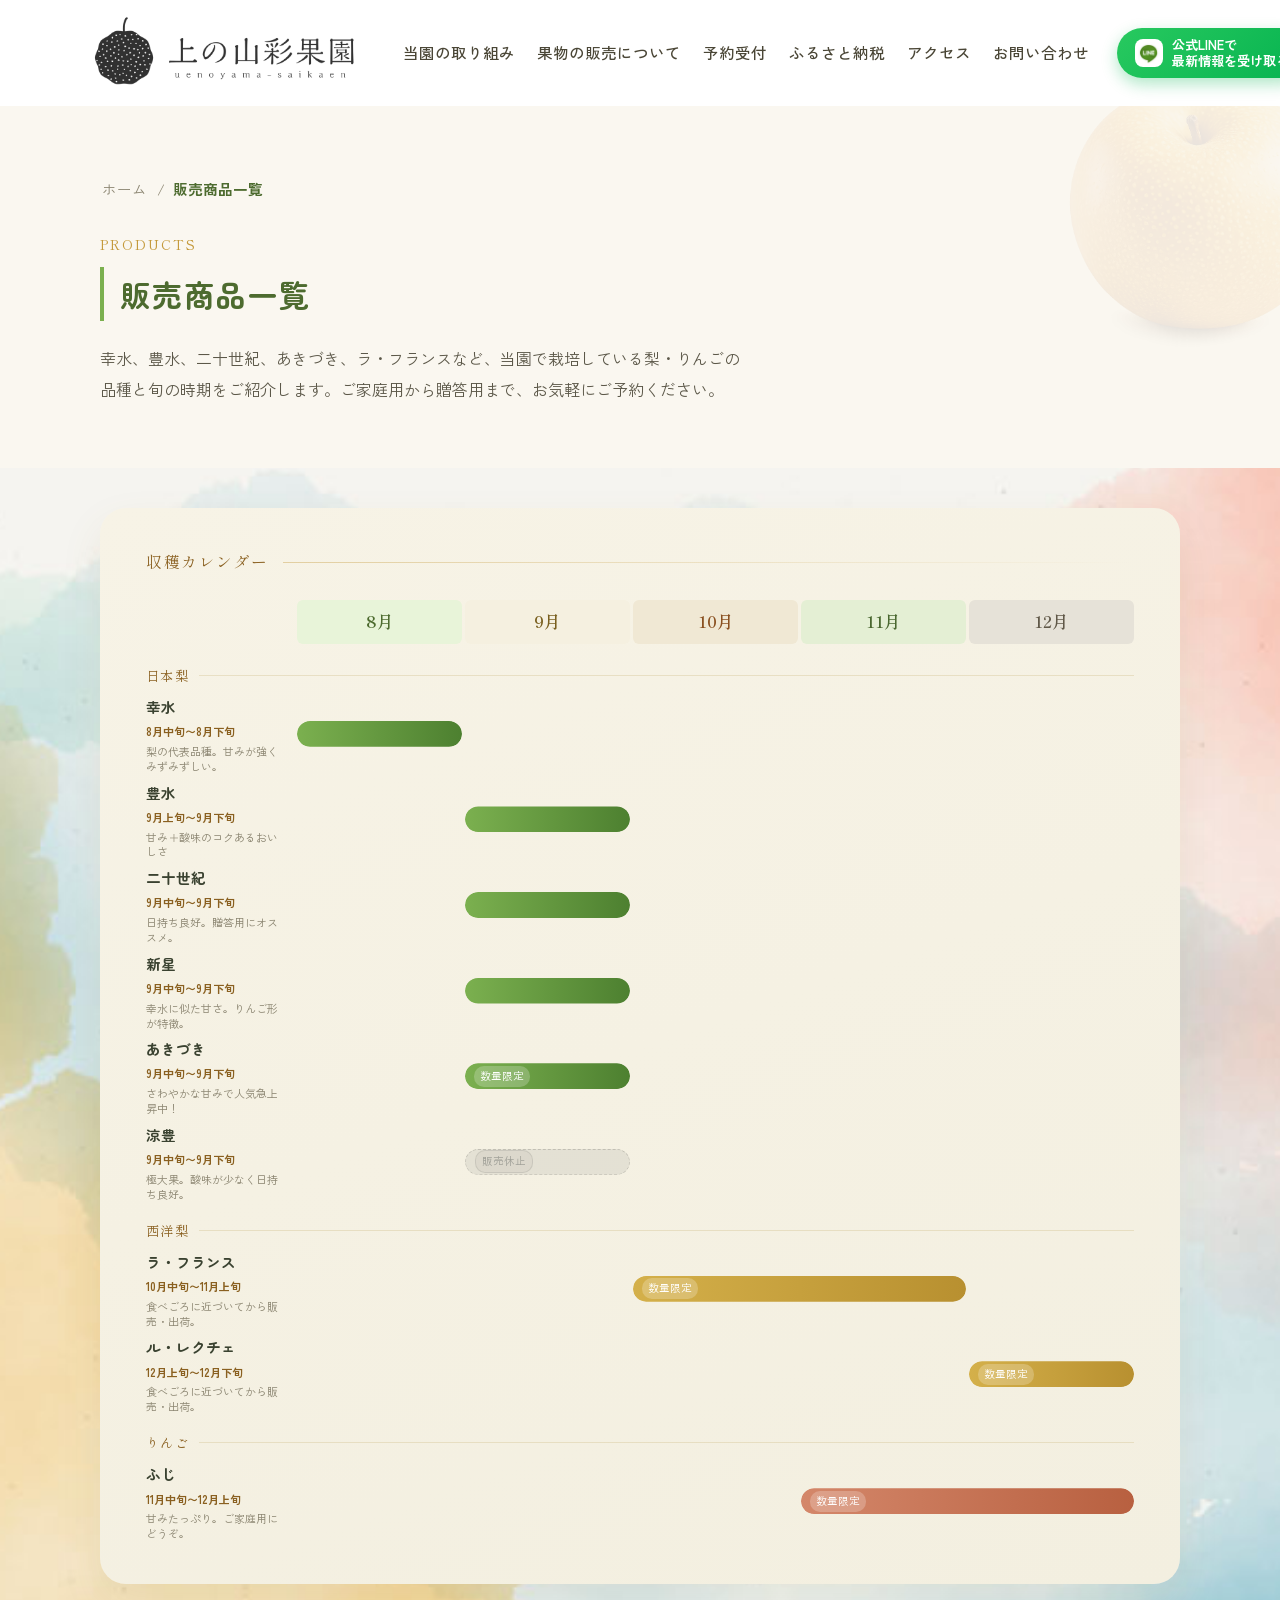
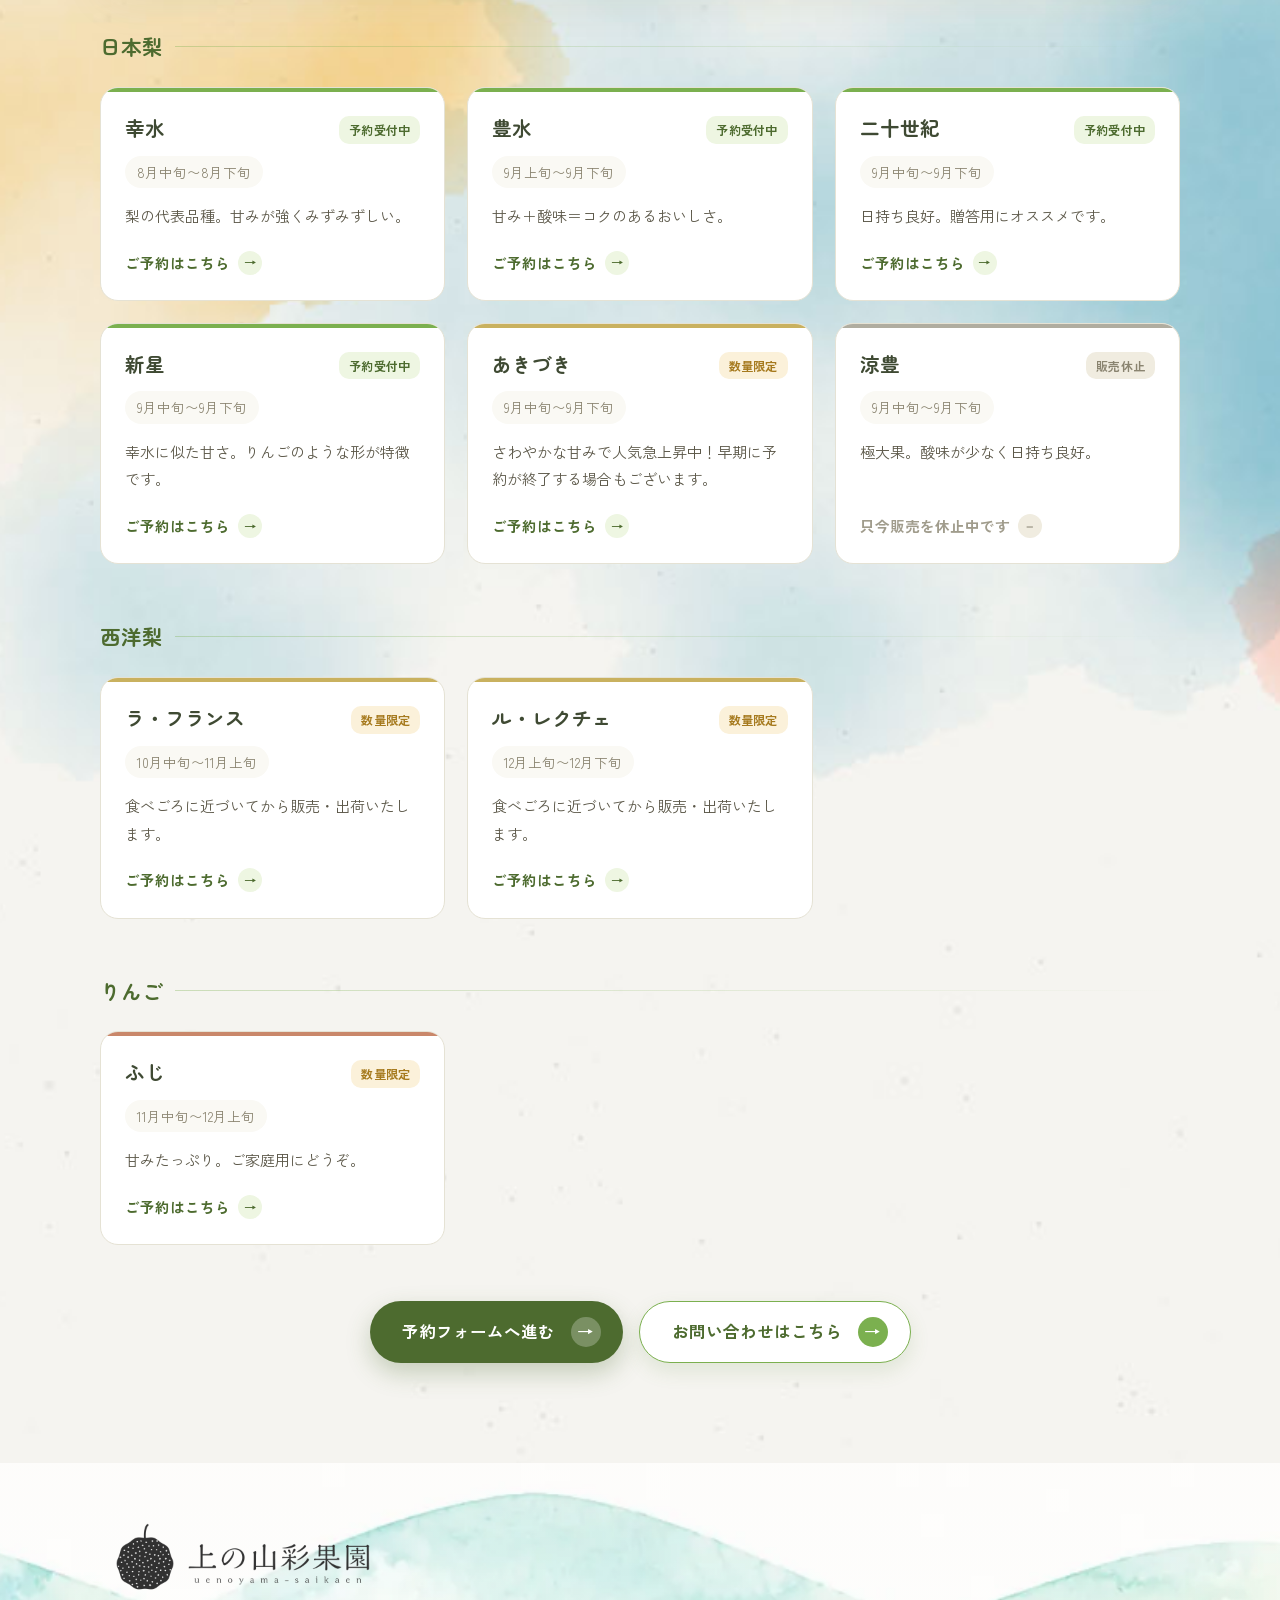
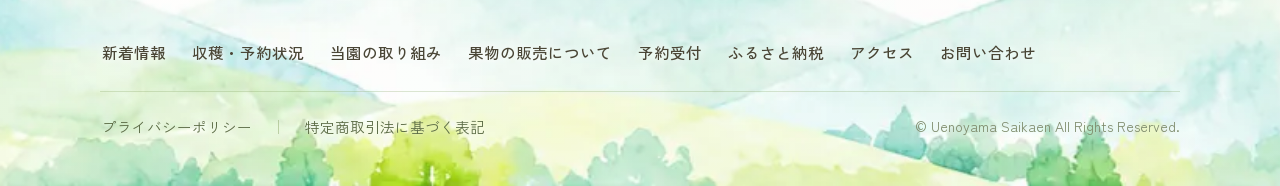
<file: products.html>
<!DOCTYPE html>
<html lang="ja">
<head>
<meta charset="utf-8">
<meta name="viewport" content="width=device-width, initial-scale=1">
<title>販売商品一覧 | 上の山彩果園</title>
<link rel="icon" type="image/x-icon" href="assets/favicon.ico">
<link rel="preconnect" href="https://fonts.googleapis.com">
<link href="https://fonts.googleapis.com/css2?family=Shippori+Mincho:wght@500;600;700&family=Zen+Maru+Gothic:wght@400;500;700&family=Zen+Kaku+Gothic+New:wght@400;500;700&display=swap" rel="stylesheet">
<link rel="stylesheet" href="style.css">
<noscript><style>.reveal{opacity:1!important;transform:none!important;}</style></noscript>
</head>
<body>

<div style="font-family:'Zen Kaku Gothic New',sans-serif;color:#514c3e;background:transparent;overflow-x:hidden;position:relative;line-height:1.8;">

  <div style="position:relative;">
  <!-- ============ FLOATING FRUIT DECO ============ -->
  <div class="fruit-deco" aria-hidden="true">
    <!-- 左側：右端をコンテンツ左端に合わせる（right: 50vw + 540px） -->
    <img src="assets/pear.webp"   class="fruit-deco-item" loading="lazy" style="right:calc(50vw + 540px);top:750px; width:620px;opacity:1;animation:fruitDrift1 7.8s ease-in-out infinite;">
    <img src="assets/pear3.webp"  class="fruit-deco-item" loading="lazy" style="right:calc(50vw + 540px);top:1650px;width:450px;opacity:1;animation:fruitDrift3 9.1s ease-in-out 1.4s infinite;">
    <img src="assets/pear2.webp"  class="fruit-deco-item" loading="lazy" style="right:calc(50vw + 540px);top:2550px;width:510px;opacity:1;animation:fruitDrift2 8.3s ease-in-out 0.7s infinite;">
    <img src="assets/apple.webp"  class="fruit-deco-item" loading="lazy" style="right:calc(50vw + 540px);top:3350px;width:480px;opacity:1;animation:fruitDrift4 7.3s ease-in-out 2.3s infinite;">
    <img src="assets/pear2.webp"  class="fruit-deco-item" loading="lazy" style="right:calc(50vw + 540px);top:4200px;width:510px;opacity:1;animation:fruitDrift2 8.5s ease-in-out 1.1s infinite;">
    <img src="assets/pear3.webp"  class="fruit-deco-item" loading="lazy" style="right:calc(50vw + 540px);top:5050px;width:450px;opacity:1;animation:fruitDrift1 9.2s ease-in-out 2.7s infinite;">
    <!-- 右側：左端をコンテンツ右端に合わせる（left: 50vw + 540px） -->
    <img src="assets/pear2.webp"  class="fruit-deco-item" loading="lazy" style="left:calc(50vw + 540px);top:1150px;width:510px;opacity:1;animation:fruitDrift3 8.6s ease-in-out 0.4s infinite;">
    <img src="assets/apple.webp"  class="fruit-deco-item" loading="lazy" style="left:calc(50vw + 540px);top:2050px;width:480px;opacity:1;animation:fruitDrift1 9.4s ease-in-out 1.8s infinite;">
    <img src="assets/pear.webp"   class="fruit-deco-item" loading="lazy" style="left:calc(50vw + 540px);top:2950px;width:620px;opacity:1;animation:fruitDrift4 7.8s ease-in-out 3.1s infinite;">
    <img src="assets/pear3.webp"  class="fruit-deco-item" loading="lazy" style="left:calc(50vw + 540px);top:3750px;width:450px;opacity:1;animation:fruitDrift2 8.9s ease-in-out 0.9s infinite;">
    <img src="assets/pear.webp"   class="fruit-deco-item" loading="lazy" style="left:calc(50vw + 540px);top:4600px;width:620px;opacity:1;animation:fruitDrift3 8.1s ease-in-out 0.5s infinite;">
  </div>

  <!-- ============ HEADER ============ -->
  <header id="site-header" style="position:sticky;top:0;z-index:50;background:transparent;box-shadow:none;">
    <div class="header-inner">
      <a href="index.html" style="display:flex;flex-shrink:0;"><img src="assets/s1_logo.png" alt="上の山彩果園" class="header-logo"></a>
      <nav class="header-nav">
        <a class="navlink" href="torikumi.html">当園の取り組み</a>
        <a class="navlink" href="hanbai.html">果物の販売について</a>
        <a class="navlink" href="yoyaku.html">予約受付</a>
        <a class="navlink" href="furusato.html">ふるさと納税</a>
        <a class="navlink" href="access.html">アクセス</a>
        <a class="navlink" href="contact.html">お問い合わせ</a>
      </nav>
      <a class="btn header-line-btn" href="https://lin.ee/VrmkUfU" style="flex-shrink:0;display:flex;align-items:center;gap:9px;background:linear-gradient(135deg,#28c95f,#06b350);color:#fff;text-decoration:none;padding:9px 18px;border-radius:30px;box-shadow:0 6px 16px rgba(6,179,80,0.32);">
        <span style="display:flex;align-items:center;justify-content:center;width:28px;height:28px;background:#fff;border-radius:8px;flex-shrink:0;"><img src="assets/s14.png" alt="LINE" style="height:22px;width:22px;display:block;"></span>
        <span style="font-size:13px;font-weight:700;line-height:1.25;">公式LINEで<br>最新情報を受け取る</span>
      </a>
      <button class="hamburger" aria-label="メニュー">
        <span></span><span></span><span></span>
      </button>
    </div>
  </header>

  <!-- Mobile Menu -->
  <nav class="mobile-menu">
    <a href="torikumi.html">当園の取り組み</a>
    <a href="hanbai.html">果物の販売について</a>
    <a href="yoyaku.html">予約受付</a>
    <a href="furusato.html">ふるさと納税</a>
    <a href="access.html">アクセス</a>
    <a href="contact.html">お問い合わせ</a>
    <a href="https://lin.ee/VrmkUfU" style="display:flex;align-items:center;gap:10px;color:#3f7a2c;font-weight:700;">
      <img src="assets/s14.png" alt="LINE" style="height:20px;width:20px;display:block;">公式LINEを追加する
    </a>
  </nav>

  <!-- ============ ページヘッダー ============ -->
  <section style="position:relative;padding:64px 28px 64px;background:#faf7f0;overflow:hidden;">
    <img src="assets/pear.webp" alt="" aria-hidden="true" style="position:absolute;top:-30px;right:-60px;width:280px;opacity:0.08;pointer-events:none;">
    <div style="max-width:1080px;margin:0 auto;position:relative;">
      <nav aria-label="パンくずリスト" style="display:flex;align-items:center;gap:8px;font-size:14.5px;color:#8a8470;margin-bottom:24px;">
        <a href="index.html" class="navlink" style="color:#8a8470;">ホーム</a>
        <span aria-hidden="true">/</span>
        <span style="color:#4d6b2f;font-weight:700;">販売商品一覧</span>
      </nav>
      <div class="section-title-left" style="margin-bottom:0;">
        <span class="section-title-eyebrow">PRODUCTS</span>
        <h1 class="section-title-bar">販売商品一覧</h1>
      </div>
      <p style="font-size:16px;color:#5c5849;margin:22px 0 0;line-height:1.9;max-width:640px;">幸水、豊水、二十世紀、あきづき、ラ・フランスなど、当園で栽培している梨・りんごの品種と旬の時期をご紹介します。ご家庭用から贈答用まで、お気軽にご予約ください。</p>
    </div>
  </section>

  <!-- ============ 収穫カレンダー ============ -->
  <section style="position:relative;padding:8px 28px 0;background:transparent;">
    <div style="max-width:1080px;margin:0 auto;">
      <div class="hanbai-box reveal" style="position:relative;background:linear-gradient(160deg,#f7f3e6,#f3efe0);border-radius:26px;padding:40px 46px;box-shadow:0 18px 40px rgba(150,130,60,0.10);overflow:hidden;margin-top:32px;">
        <div style="display:flex;align-items:center;gap:14px;margin-bottom:24px;">
          <span style="font-family:'Shippori Mincho',serif;font-size:15.5px;color:#8a6020;letter-spacing:.1em;white-space:nowrap;">収穫カレンダー</span>
          <span style="flex:1;height:1px;background:linear-gradient(90deg,rgba(196,153,58,0.4),transparent);"></span>
        </div>
        <div class="hcal">
          <div class="hcal-inner">

            <!-- 月ヘッダー -->
            <div class="hcal-grid-header">
              <div></div>
              <div class="hcal-mth hcal-mth-aug">8月</div>
              <div class="hcal-mth hcal-mth-sep">9月</div>
              <div class="hcal-mth hcal-mth-oct">10月</div>
              <div class="hcal-mth hcal-mth-nov">11月</div>
              <div class="hcal-mth hcal-mth-dec">12月</div>
            </div>

            <!-- 日本梨 -->
            <div class="hcal-cat-row">
              <span class="hcal-cat-label">日本梨</span>
              <span class="hcal-cat-line"></span>
            </div>

            <div class="hcal-vrow">
              <div class="hcal-vname">
                <span>幸水</span>
                <span class="hcal-period">8月中旬〜8月下旬</span>
                <span class="hcal-desc">梨の代表品種。甘みが強くみずみずしい。</span>
              </div>
              <div class="hcal-bar hcal-bar-nashi" style="grid-column:2/3;"></div>
            </div>

            <div class="hcal-vrow">
              <div class="hcal-vname">
                <span>豊水</span>
                <span class="hcal-period">9月上旬〜9月下旬</span>
                <span class="hcal-desc">甘み＋酸味のコクあるおいしさ</span>
              </div>
              <div class="hcal-bar hcal-bar-nashi" style="grid-column:3/4;"></div>
            </div>

            <div class="hcal-vrow">
              <div class="hcal-vname">
                <span>二十世紀</span>
                <span class="hcal-period">9月中旬〜9月下旬</span>
                <span class="hcal-desc">日持ち良好。贈答用にオススメ。</span>
              </div>
              <div class="hcal-bar hcal-bar-nashi" style="grid-column:3/4;"></div>
            </div>

            <div class="hcal-vrow">
              <div class="hcal-vname">
                <span>新星</span>
                <span class="hcal-period">9月中旬〜9月下旬</span>
                <span class="hcal-desc">幸水に似た甘さ。りんご形が特徴。</span>
              </div>
              <div class="hcal-bar hcal-bar-nashi" style="grid-column:3/4;"></div>
            </div>

            <div class="hcal-vrow">
              <div class="hcal-vname">
                <span>あきづき</span>
                <span class="hcal-period">9月中旬〜9月下旬</span>
                <span class="hcal-desc">さわやかな甘みで人気急上昇中！</span>
              </div>
              <div class="hcal-bar hcal-bar-nashi" style="grid-column:3/4;">
                <span class="hcal-badge-limited">数量限定</span>
              </div>
            </div>

            <div class="hcal-vrow">
              <div class="hcal-vname">
                <span>涼豊</span>
                <span class="hcal-period">9月中旬〜9月下旬</span>
                <span class="hcal-desc">極大果。酸味が少なく日持ち良好。</span>
              </div>
              <div class="hcal-bar hcal-bar-teishi" style="grid-column:3/4;">
                <span class="hcal-badge-teishi">販売休止</span>
              </div>
            </div>

            <!-- 西洋梨 -->
            <div class="hcal-cat-row">
              <span class="hcal-cat-label">西洋梨</span>
              <span class="hcal-cat-line"></span>
            </div>

            <div class="hcal-vrow">
              <div class="hcal-vname">
                <span>ラ・フランス</span>
                <span class="hcal-period">10月中旬〜11月上旬</span>
                <span class="hcal-desc">食べごろに近づいてから販売・出荷。</span>
              </div>
              <div class="hcal-bar hcal-bar-seiyou" style="grid-column:4/6;">
                <span class="hcal-badge-limited">数量限定</span>
              </div>
            </div>

            <div class="hcal-vrow">
              <div class="hcal-vname">
                <span>ル・レクチェ</span>
                <span class="hcal-period">12月上旬〜12月下旬</span>
                <span class="hcal-desc">食べごろに近づいてから販売・出荷。</span>
              </div>
              <div class="hcal-bar hcal-bar-seiyou" style="grid-column:6/7;">
                <span class="hcal-badge-limited">数量限定</span>
              </div>
            </div>

            <!-- りんご -->
            <div class="hcal-cat-row">
              <span class="hcal-cat-label">りんご</span>
              <span class="hcal-cat-line"></span>
            </div>

            <div class="hcal-vrow">
              <div class="hcal-vname">
                <span>ふじ</span>
                <span class="hcal-period">11月中旬〜12月上旬</span>
                <span class="hcal-desc">甘みたっぷり。ご家庭用にどうぞ。</span>
              </div>
              <div class="hcal-bar hcal-bar-ringo" style="grid-column:5/7;">
                <span class="hcal-badge-limited">数量限定</span>
              </div>
            </div>

          </div>
        </div>
      </div>
    </div>
  </section>

  <!-- ============ 商品一覧 ============ -->
  <section style="position:relative;padding:44px 28px 100px;background:transparent;">
    <div style="max-width:1080px;margin:0 auto;">

      <!-- 日本梨 -->
      <div class="product-cat-heading reveal">
        <span class="product-cat-label">日本梨</span>
        <span class="product-cat-line"></span>
      </div>
      <div class="product-grid">

        <div class="product-card reveal" style="--fc:#7bb04f;">
          <div class="product-card-head">
            <span class="product-card-name">幸水</span>
            <span class="product-badge product-badge-open">予約受付中</span>
          </div>
          <span class="product-card-season">8月中旬〜8月下旬</span>
          <p class="product-card-desc">梨の代表品種。甘みが強くみずみずしい。</p>
          <a class="product-card-cta" href="yoyaku.html">ご予約はこちら<span aria-hidden="true">→</span></a>
        </div>

        <div class="product-card reveal" style="--fc:#7bb04f;">
          <div class="product-card-head">
            <span class="product-card-name">豊水</span>
            <span class="product-badge product-badge-open">予約受付中</span>
          </div>
          <span class="product-card-season">9月上旬〜9月下旬</span>
          <p class="product-card-desc">甘み＋酸味＝コクのあるおいしさ。</p>
          <a class="product-card-cta" href="yoyaku.html">ご予約はこちら<span aria-hidden="true">→</span></a>
        </div>

        <div class="product-card reveal" style="--fc:#7bb04f;">
          <div class="product-card-head">
            <span class="product-card-name">二十世紀</span>
            <span class="product-badge product-badge-open">予約受付中</span>
          </div>
          <span class="product-card-season">9月中旬〜9月下旬</span>
          <p class="product-card-desc">日持ち良好。贈答用にオススメです。</p>
          <a class="product-card-cta" href="yoyaku.html">ご予約はこちら<span aria-hidden="true">→</span></a>
        </div>

        <div class="product-card reveal" style="--fc:#7bb04f;">
          <div class="product-card-head">
            <span class="product-card-name">新星</span>
            <span class="product-badge product-badge-open">予約受付中</span>
          </div>
          <span class="product-card-season">9月中旬〜9月下旬</span>
          <p class="product-card-desc">幸水に似た甘さ。りんごのような形が特徴です。</p>
          <a class="product-card-cta" href="yoyaku.html">ご予約はこちら<span aria-hidden="true">→</span></a>
        </div>

        <div class="product-card reveal" style="--fc:#c9b15f;">
          <div class="product-card-head">
            <span class="product-card-name">あきづき</span>
            <span class="product-badge product-badge-limited">数量限定</span>
          </div>
          <span class="product-card-season">9月中旬〜9月下旬</span>
          <p class="product-card-desc">さわやかな甘みで人気急上昇中！早期に予約が終了する場合もございます。</p>
          <a class="product-card-cta" href="yoyaku.html">ご予約はこちら<span aria-hidden="true">→</span></a>
        </div>

        <div class="product-card reveal" style="--fc:#b0ada0;">
          <div class="product-card-head">
            <span class="product-card-name">涼豊</span>
            <span class="product-badge product-badge-sold">販売休止</span>
          </div>
          <span class="product-card-season">9月中旬〜9月下旬</span>
          <p class="product-card-desc">極大果。酸味が少なく日持ち良好。</p>
          <span class="product-card-cta sold">只今販売を休止中です<span aria-hidden="true">－</span></span>
        </div>

      </div>

      <!-- 西洋梨 -->
      <div class="product-cat-heading reveal">
        <span class="product-cat-label">西洋梨</span>
        <span class="product-cat-line"></span>
      </div>
      <div class="product-grid">

        <div class="product-card reveal" style="--fc:#c9b15f;">
          <div class="product-card-head">
            <span class="product-card-name">ラ・フランス</span>
            <span class="product-badge product-badge-limited">数量限定</span>
          </div>
          <span class="product-card-season">10月中旬〜11月上旬</span>
          <p class="product-card-desc">食べごろに近づいてから販売・出荷いたします。</p>
          <a class="product-card-cta" href="yoyaku.html">ご予約はこちら<span aria-hidden="true">→</span></a>
        </div>

        <div class="product-card reveal" style="--fc:#c9b15f;">
          <div class="product-card-head">
            <span class="product-card-name">ル・レクチェ</span>
            <span class="product-badge product-badge-limited">数量限定</span>
          </div>
          <span class="product-card-season">12月上旬〜12月下旬</span>
          <p class="product-card-desc">食べごろに近づいてから販売・出荷いたします。</p>
          <a class="product-card-cta" href="yoyaku.html">ご予約はこちら<span aria-hidden="true">→</span></a>
        </div>

      </div>

      <!-- りんご -->
      <div class="product-cat-heading reveal">
        <span class="product-cat-label">りんご</span>
        <span class="product-cat-line"></span>
      </div>
      <div class="product-grid">

        <div class="product-card reveal" style="--fc:#c9876a;">
          <div class="product-card-head">
            <span class="product-card-name">ふじ</span>
            <span class="product-badge product-badge-limited">数量限定</span>
          </div>
          <span class="product-card-season">11月中旬〜12月上旬</span>
          <p class="product-card-desc">甘みたっぷり。ご家庭用にどうぞ。</p>
          <a class="product-card-cta" href="yoyaku.html">ご予約はこちら<span aria-hidden="true">→</span></a>
        </div>

      </div>

      <!-- CTA -->
      <div style="display:flex;flex-wrap:wrap;justify-content:center;gap:16px;margin-top:56px;">
        <a class="btn" href="yoyaku.html" style="display:flex;align-items:center;gap:16px;background:#4d6b2f;color:#fff;text-decoration:none;font-weight:700;font-size:16.5px;padding:15px 22px 15px 32px;border-radius:36px;box-shadow:0 10px 24px rgba(77,107,47,0.28);">
          予約フォームへ進む
          <span style="display:flex;align-items:center;justify-content:center;width:30px;height:30px;border-radius:50%;background:rgba(255,255,255,0.25);color:#fff;">→</span>
        </a>
        <a class="btn" href="contact.html" style="display:flex;align-items:center;gap:16px;background:#ffffff;border:1.5px solid #7bb04f;color:#4d6b2f;text-decoration:none;font-weight:700;font-size:16.5px;padding:15px 22px 15px 32px;border-radius:36px;box-shadow:0 8px 20px rgba(95,140,58,0.14);">
          お問い合わせはこちら
          <span style="display:flex;align-items:center;justify-content:center;width:30px;height:30px;border-radius:50%;background:#7bb04f;color:#fff;">→</span>
        </a>
      </div>

    </div>
  </section>

  </div>

  <!-- ============ FOOTER ============ -->
  <footer style="position:relative;background:url('assets/footer_mountains.webp') bottom center/cover no-repeat;">
    <div style="background:linear-gradient(to bottom,rgba(249,246,238,0.20) 0%,rgba(244,240,226,0.05) 100%);padding:56px 28px 40px;">
      <div class="footer-main-row">
        <a href="index.html" style="display:flex;flex-shrink:0;"><img src="assets/s1_logo.png" alt="上の山彩果園" style="height:80px;width:auto;display:block;"></a>
        <nav style="display:flex;align-items:center;gap:22px;font-size:15.5px;font-weight:500;flex-wrap:wrap;">
          <a class="navlink" href="index.html#news">新着情報</a>
          <a class="navlink" href="jokyo.html">収穫・予約状況</a>
          <a class="navlink" href="torikumi.html">当園の取り組み</a>
          <a class="navlink" href="hanbai.html">果物の販売について</a>
          <a class="navlink" href="yoyaku.html">予約受付</a>
          <a class="navlink" href="furusato.html">ふるさと納税</a>
          <a class="navlink" href="access.html">アクセス</a>
          <a class="navlink" href="contact.html">お問い合わせ</a>
        </nav>
      </div>
      <div class="footer-bottom-row">
        <a class="navlink" href="privacy.html" style="font-size:14.5px;color:#5a6a44;">プライバシーポリシー</a>
        <span style="width:1px;height:14px;background:rgba(120,150,80,0.4);"></span>
        <a class="navlink" href="law.html" style="font-size:14.5px;color:#5a6a44;">特定商取引法に基づく表記</a>
        <span style="margin-left:auto;font-size:14px;color:#7d8a6b;">© Uenoyama Saikaen All Rights Reserved.</span>
      </div>
    </div>
  </footer>

</div>

<script src="main.js"></script>

</body>
</html>
</file>
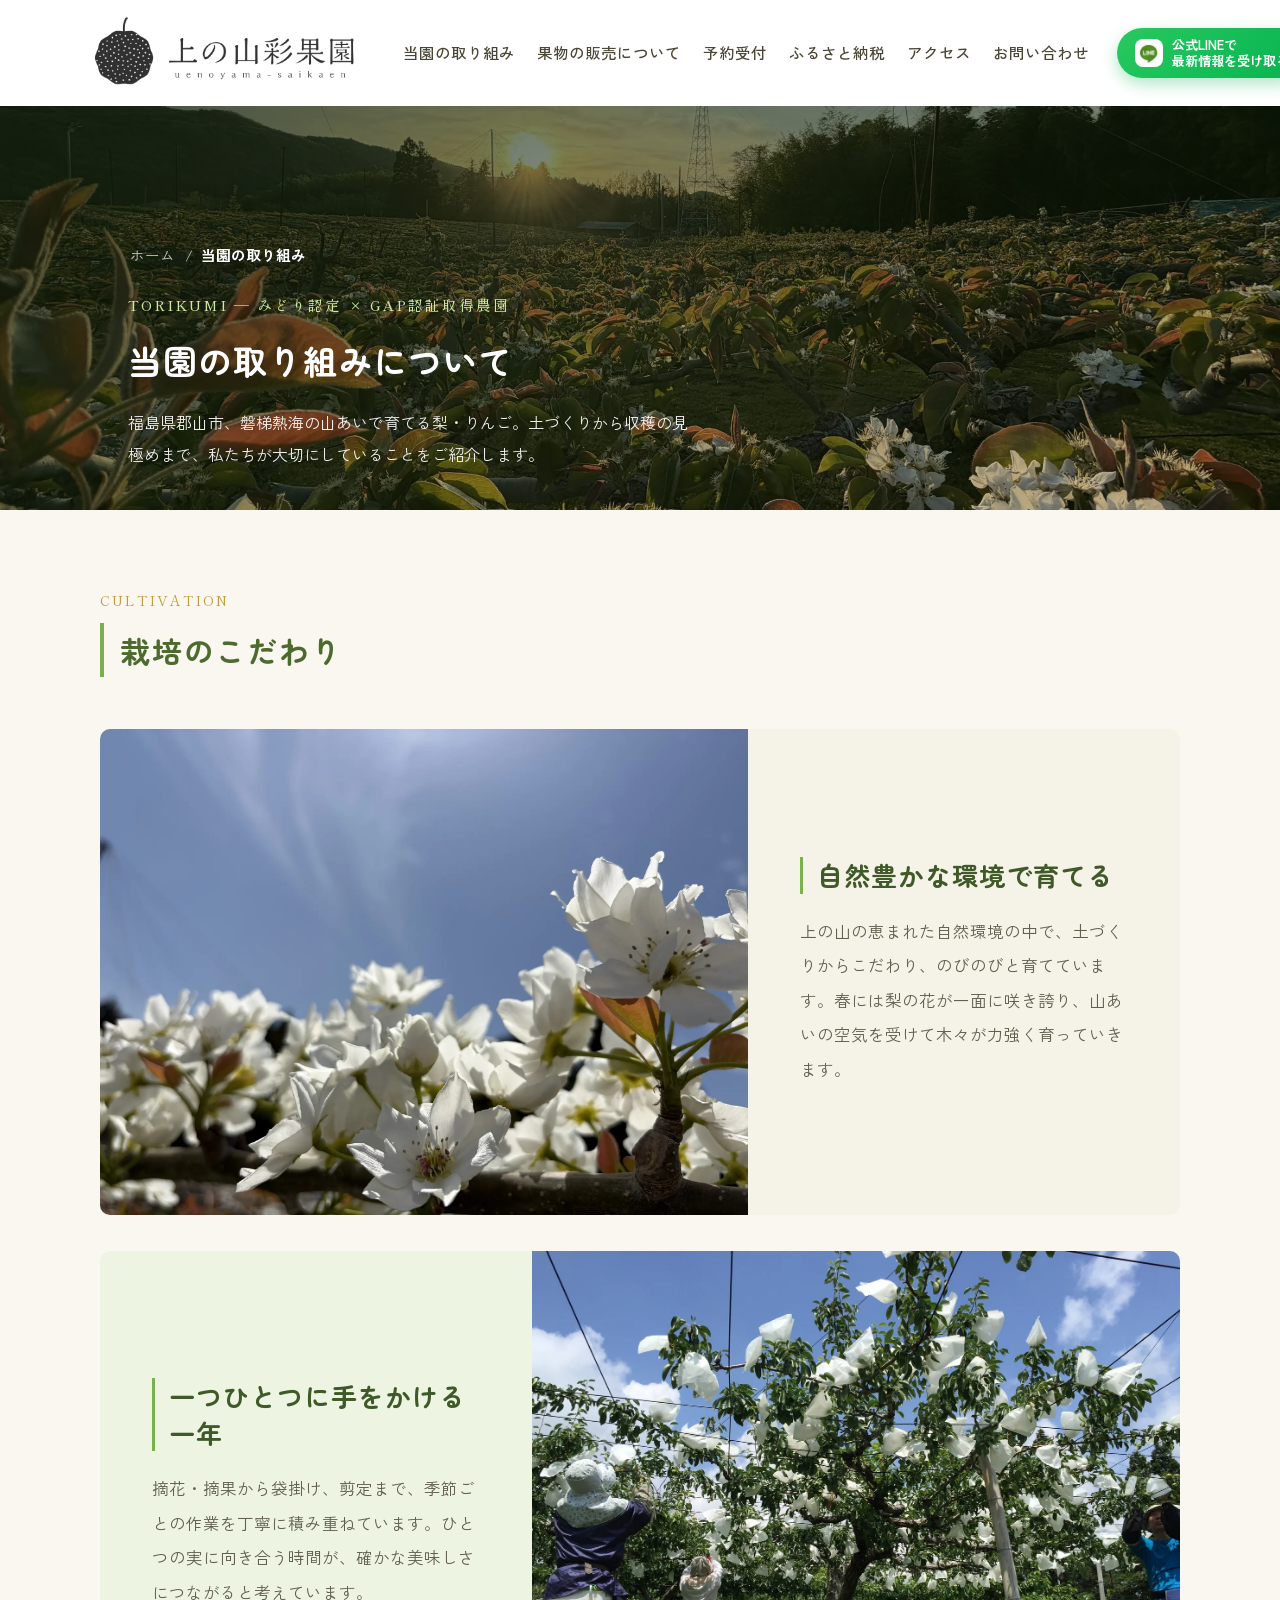
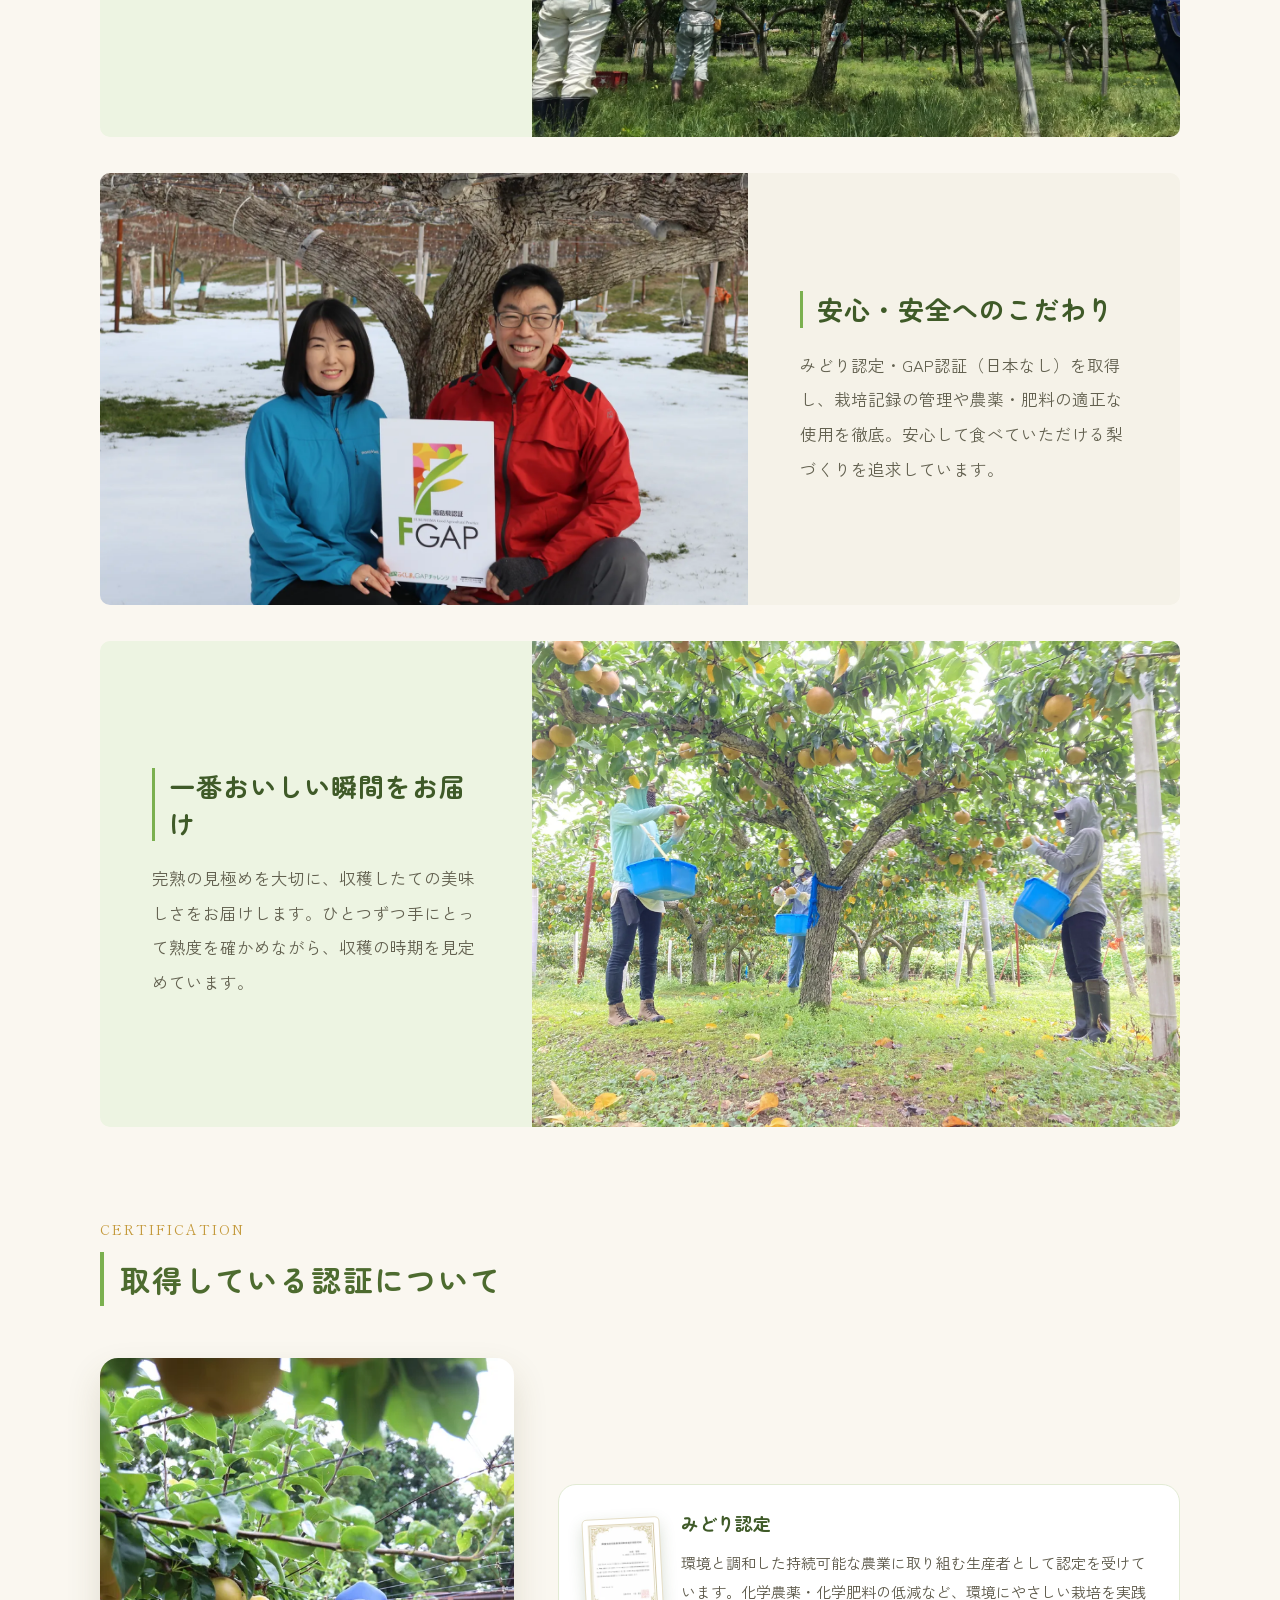
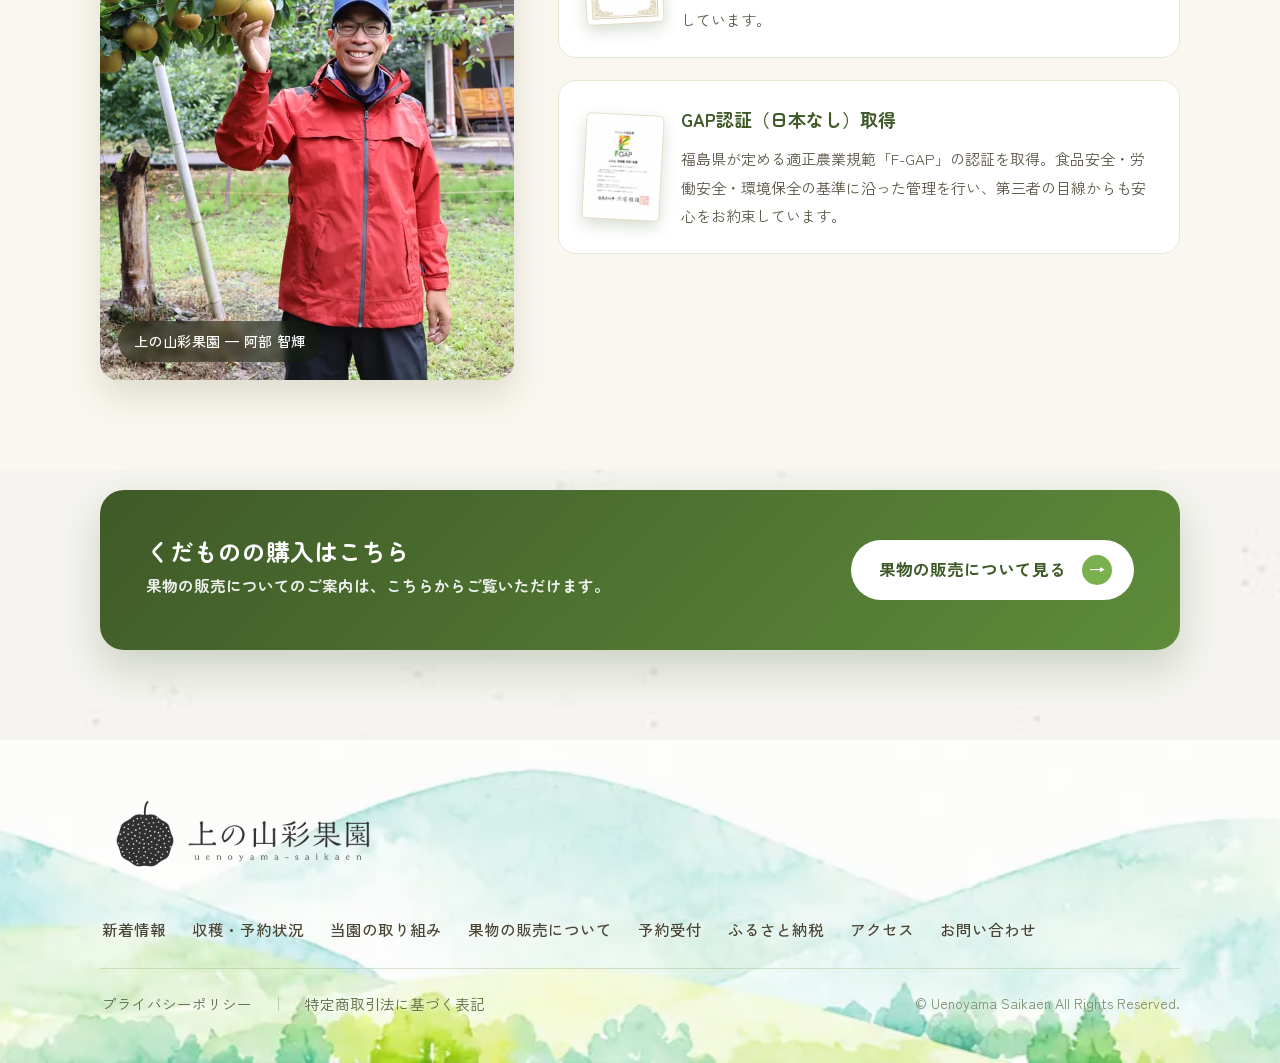
<file: torikumi.html>
<!DOCTYPE html>
<html lang="ja">
<head>
<meta charset="utf-8">
<meta name="viewport" content="width=device-width, initial-scale=1">
<title>当園の取り組み | 上の山彩果園</title>
<link rel="icon" type="image/x-icon" href="assets/favicon.ico">
<link rel="preconnect" href="https://fonts.googleapis.com">
<link href="https://fonts.googleapis.com/css2?family=Shippori+Mincho:wght@500;600;700&family=Zen+Maru+Gothic:wght@400;500;700&family=Zen+Kaku+Gothic+New:wght@400;500;700&display=swap" rel="stylesheet">
<link rel="stylesheet" href="style.css">
<noscript><style>.reveal{opacity:1!important;transform:none!important;}</style></noscript>
</head>
<body>

<div style="font-family:'Zen Kaku Gothic New',sans-serif;color:#514c3e;background:transparent;overflow-x:hidden;position:relative;line-height:1.8;">

  <div style="position:relative;">
<!-- ============ FLOATING FRUIT DECO ============ -->
<div class="fruit-deco" aria-hidden="true">

  <!-- 左側 -->
  <img src="assets/pear.webp" class="fruit-deco-item" loading="lazy"
       style="right:calc(50vw + 540px);top:720px;width:620px;opacity:1;animation:fruitDrift1 7.8s ease-in-out infinite;">

  <img src="assets/pear3.webp" class="fruit-deco-item" loading="lazy"
       style="right:calc(50vw + 540px);top:1700px;width:450px;opacity:1;animation:fruitDrift3 9.1s ease-in-out 1.4s infinite;">

  <img src="assets/pear2.webp" class="fruit-deco-item" loading="lazy"
       style="right:calc(50vw + 540px);top:2500px;width:510px;opacity:1;animation:fruitDrift2 8.3s ease-in-out 0.7s infinite;">

  <img src="assets/apple.webp" class="fruit-deco-item" loading="lazy"
       style="right:calc(50vw + 540px);top:3440px;width:480px;opacity:1;animation:fruitDrift4 7.3s ease-in-out 2.3s infinite;">

  <!-- 右側 -->
  <img src="assets/pear2.webp" class="fruit-deco-item" loading="lazy"
       style="left:calc(50vw + 540px);top:1160px;width:510px;opacity:1;animation:fruitDrift3 8.6s ease-in-out 0.4s infinite;">

  <img src="assets/apple.webp" class="fruit-deco-item" loading="lazy"
       style="left:calc(50vw + 540px);top:2100px;width:480px;opacity:1;animation:fruitDrift1 9.4s ease-in-out 1.8s infinite;">

  <img src="assets/pear.webp" class="fruit-deco-item" loading="lazy"
       style="left:calc(50vw + 540px);top:2890px;width:620px;opacity:1;animation:fruitDrift4 7.8s ease-in-out 3.1s infinite;">

</div>

  <!-- ============ HEADER ============ -->
  <header id="site-header" style="position:sticky;top:0;z-index:50;background:transparent;box-shadow:none;">
    <div class="header-inner">
      <a href="index.html" style="display:flex;flex-shrink:0;"><img src="assets/s1_logo.png" alt="上の山彩果園" class="header-logo"></a>
      <nav class="header-nav">
        <a class="navlink" href="torikumi.html">当園の取り組み</a>
        <a class="navlink" href="hanbai.html">果物の販売について</a>
        <a class="navlink" href="yoyaku.html">予約受付</a>
        <a class="navlink" href="furusato.html">ふるさと納税</a>
        <a class="navlink" href="access.html">アクセス</a>
        <a class="navlink" href="contact.html">お問い合わせ</a>
      </nav>
      <a class="btn header-line-btn" href="https://lin.ee/VrmkUfU" style="flex-shrink:0;display:flex;align-items:center;gap:9px;background:linear-gradient(135deg,#28c95f,#06b350);color:#fff;text-decoration:none;padding:9px 18px;border-radius:30px;box-shadow:0 6px 16px rgba(6,179,80,0.32);">
        <span style="display:flex;align-items:center;justify-content:center;width:28px;height:28px;background:#fff;border-radius:8px;flex-shrink:0;"><img src="assets/s14.png" alt="LINE" style="height:22px;width:22px;display:block;"></span>
        <span style="font-size:13px;font-weight:700;line-height:1.25;">公式LINEで<br>最新情報を受け取る</span>
      </a>
      <button class="hamburger" aria-label="メニュー">
        <span></span><span></span><span></span>
      </button>
    </div>
  </header>

  <!-- Mobile Menu -->
  <nav class="mobile-menu">
    <a href="torikumi.html">当園の取り組み</a>
    <a href="hanbai.html">果物の販売について</a>
    <a href="yoyaku.html">予約受付</a>
    <a href="furusato.html">ふるさと納税</a>
    <a href="access.html">アクセス</a>
    <a href="contact.html">お問い合わせ</a>
    <a href="https://lin.ee/VrmkUfU" style="display:flex;align-items:center;gap:10px;color:#3f7a2c;font-weight:700;">
      <img src="assets/s14.png" alt="LINE" style="height:20px;width:20px;display:block;">公式LINEを追加する
    </a>
  </nav>

  <!-- ============ ページヒーロー ============ -->
  <section class="page-hero" style="background:url('assets/s22.webp') center 62%/cover no-repeat;">
    <div style="position:absolute;inset:0;background:linear-gradient(160deg,rgba(15,30,8,0.72) 0%,rgba(20,40,10,0.42) 55%,rgba(20,40,10,0.15) 100%);"></div>
    <div style="max-width:1080px;margin:0 auto;padding:130px 28px 40px;position:relative;width:100%;">
      <nav aria-label="パンくずリスト" style="display:flex;align-items:center;gap:8px;font-size:14.5px;color:rgba(255,255,255,0.75);margin-bottom:18px;">
        <a href="index.html" class="navlink" style="color:rgba(255,255,255,0.75);text-shadow:none;">ホーム</a>
        <span aria-hidden="true">/</span>
        <span style="color:#fff;font-weight:700;">当園の取り組み</span>
      </nav>
      <span style="display:block;font-family:'Shippori Mincho',serif;font-size:14.5px;color:#cdeaa0;letter-spacing:.14em;margin-bottom:12px;font-weight:500;">TORIKUMI — みどり認定 × GAP認証取得農園</span>
      <h1 style="font-family:'Zen Maru Gothic',sans-serif;font-weight:700;font-size:34px;color:#fff;margin:0 0 16px;letter-spacing:.03em;">当園の取り組みについて</h1>
      <p style="max-width:560px;font-size:16px;color:rgba(255,255,255,0.92);margin:0;line-height:1.95;">福島県郡山市、磐梯熱海の山あいで育てる梨・りんご。土づくりから収穫の見極めまで、私たちが大切にしていることをご紹介します。</p>
    </div>
  </section>

  <!-- ============ 栽培のこだわり ============ -->
  <section style="position:relative;padding:78px 28px 20px;background:#faf7f0;">
    <div style="max-width:1080px;margin:0 auto;">
      <div class="section-title-left" style="margin-bottom:52px;">
        <span class="section-title-eyebrow">CULTIVATION</span>
        <h2 class="section-title-bar">栽培のこだわり</h2>
      </div>
      <div class="torikumi-stack">
        <div class="torikumi-item reveal-left">
          <div class="torikumi-item-img"><img src="assets/hana.webp" alt="満開の梨の花" loading="lazy"></div>
          <div class="torikumi-item-body">
            <h3 class="torikumi-item-heading">自然豊かな環境で育てる</h3>
            <p class="torikumi-item-text">上の山の恵まれた自然環境の中で、土づくりからこだわり、のびのびと育てています。春には梨の花が一面に咲き誇り、山あいの空気を受けて木々が力強く育っていきます。</p>
          </div>
        </div>
        <div class="torikumi-item torikumi-item--rev reveal-right">
          <div class="torikumi-item-img"><img src="assets/s23.webp" alt="袋掛け作業の様子" loading="lazy"></div>
          <div class="torikumi-item-body">
            <h3 class="torikumi-item-heading">一つひとつに手をかける一年</h3>
            <p class="torikumi-item-text">摘花・摘果から袋掛け、剪定まで、季節ごとの作業を丁寧に積み重ねています。ひとつの実に向き合う時間が、確かな美味しさにつながると考えています。</p>
          </div>
        </div>
        <div class="torikumi-item reveal-left">
          <div class="torikumi-item-img"><img src="assets/gap.webp" alt="安心・安全" loading="lazy"></div>
          <div class="torikumi-item-body">
            <h3 class="torikumi-item-heading">安心・安全へのこだわり</h3>
            <p class="torikumi-item-text">みどり認定・GAP認証（日本なし）を取得し、栽培記録の管理や農薬・肥料の適正な使用を徹底。安心して食べていただける梨づくりを追求しています。</p>
          </div>
        </div>
        <div class="torikumi-item torikumi-item--rev reveal-right">
          <div class="torikumi-item-img"><img src="assets/syuukaku.webp" alt="収穫を喜ぶ様子" loading="lazy"></div>
          <div class="torikumi-item-body">
            <h3 class="torikumi-item-heading">一番おいしい瞬間をお届け</h3>
            <p class="torikumi-item-text">完熟の見極めを大切に、収穫したての美味しさをお届けします。ひとつずつ手にとって熟度を確かめながら、収穫の時期を見定めています。</p>
          </div>
        </div>
      </div>
    </div>
  </section>

  <!-- ============ 認証について ============ -->
  <section style="position:relative;padding:70px 28px 90px;background:#faf7f0;">
    <div style="max-width:1080px;margin:0 auto;">
      <div class="section-title-left" style="margin-bottom:52px;">
        <span class="section-title-eyebrow">CERTIFICATION</span>
        <h2 class="section-title-bar">取得している認証について</h2>
      </div>
      <div class="torikumi-proof reveal">
        <div class="torikumi-proof-photo">
          <img src="assets/smile.webp" alt="上の山彩果園 生産者 阿部智輝" loading="lazy">
          <span class="torikumi-proof-caption">上の山彩果園 — 阿部 智輝</span>
        </div>
        <div class="torikumi-cert-list">
          <div class="torikumi-cert-card">
            <div class="torikumi-cert-thumb"><img src="assets/midori.webp" alt="環境負荷低減事業活動実施計画認定証（みどり認定）" loading="lazy"></div>
            <div>
              <h3 class="furusato-feature-heading">みどり認定</h3>
              <p class="furusato-feature-text">環境と調和した持続可能な農業に取り組む生産者として認定を受けています。化学農薬・化学肥料の低減など、環境にやさしい栽培を実践しています。</p>
            </div>
          </div>
          <div class="torikumi-cert-card">
            <div class="torikumi-cert-thumb"><img src="assets/fgap.webp" alt="FGAP認証書" loading="lazy"></div>
            <div>
              <h3 class="furusato-feature-heading">GAP認証（日本なし）取得</h3>
              <p class="furusato-feature-text">福島県が定める適正農業規範「F-GAP」の認証を取得。食品安全・労働安全・環境保全の基準に沿った管理を行い、第三者の目線からも安心をお約束しています。</p>
            </div>
          </div>
        </div>
      </div>
    </div>
  </section>

  <!-- ============ CTA ============ -->
  <section style="position:relative;padding:20px 28px 90px;background:transparent;">
    <div class="reveal" style="max-width:1080px;margin:0 auto;background:linear-gradient(135deg,#3f5a28,#5e8c3a);border-radius:24px;padding:40px 46px;display:flex;align-items:center;justify-content:space-between;gap:28px;flex-wrap:wrap;box-shadow:0 18px 40px rgba(60,90,40,0.22);">
      <div>
        <h2 style="font-family:'Zen Maru Gothic',sans-serif;font-weight:700;font-size:23.5px;color:#fff;margin:0 0 10px;">くだものの購入はこちら
        <p style="font-size:15.5px;color:rgba(255,255,255,0.9);margin:0;">果物の販売についてのご案内は、こちらからご覧いただけます。</p>
      </div>
      <a class="btn" href="hanbai.html" style="display:flex;align-items:center;gap:16px;background:#fff;color:#3f5a28;text-decoration:none;font-weight:700;font-size:16.5px;padding:15px 22px 15px 28px;border-radius:36px;flex-shrink:0;">
        果物の販売について見る
        <span style="display:flex;align-items:center;justify-content:center;width:30px;height:30px;border-radius:50%;background:#7bb04f;color:#fff;">→</span>
      </a>
    </div>
  </section>

  </div>

  <!-- ============ FOOTER ============ -->
  <footer style="position:relative;background:url('assets/footer_mountains.webp') bottom center/cover no-repeat;">
    <div style="background:linear-gradient(to bottom,rgba(249,246,238,0.20) 0%,rgba(244,240,226,0.05) 100%);padding:56px 28px 40px;">
      <div class="footer-main-row">
        <a href="index.html" style="display:flex;flex-shrink:0;"><img src="assets/s1_logo.png" alt="上の山彩果園" style="height:80px;width:auto;display:block;"></a>
        <nav style="display:flex;align-items:center;gap:22px;font-size:15.5px;font-weight:500;flex-wrap:wrap;">
          <a class="navlink" href="index.html#news">新着情報</a>
          <a class="navlink" href="jokyo.html">収穫・予約状況</a>
          <a class="navlink" href="torikumi.html">当園の取り組み</a>
          <a class="navlink" href="hanbai.html">果物の販売について</a>
          <a class="navlink" href="yoyaku.html">予約受付</a>
          <a class="navlink" href="furusato.html">ふるさと納税</a>
          <a class="navlink" href="access.html">アクセス</a>
          <a class="navlink" href="contact.html">お問い合わせ</a>
        </nav>
      </div>
      <div class="footer-bottom-row">
        <a class="navlink" href="privacy.html" style="font-size:14.5px;color:#5a6a44;">プライバシーポリシー</a>
        <span style="width:1px;height:14px;background:rgba(120,150,80,0.4);"></span>
        <a class="navlink" href="law.html" style="font-size:14.5px;color:#5a6a44;">特定商取引法に基づく表記</a>
        <span style="margin-left:auto;font-size:14px;color:#7d8a6b;">© Uenoyama Saikaen All Rights Reserved.</span>
      </div>
    </div>
  </footer>

</div>

<script src="main.js"></script>

</body>
</html>
</file>
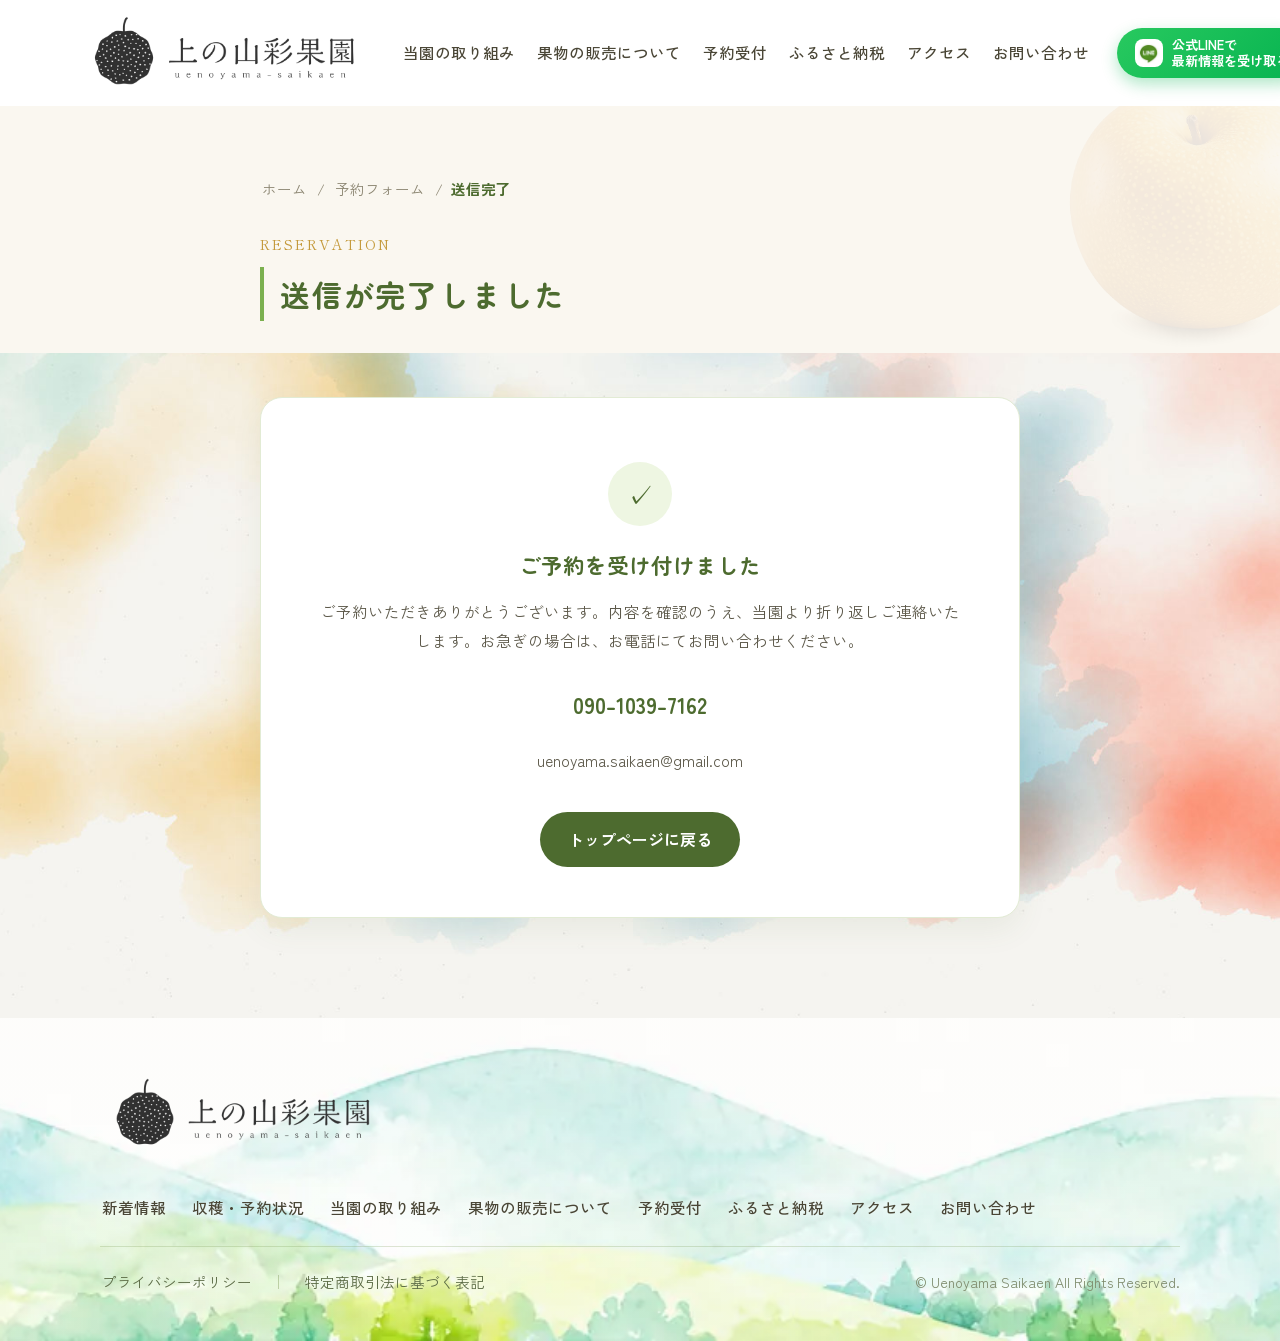
<file: yoyaku-thanks.html>
<!DOCTYPE html>
<html lang="ja">
<head>
<meta charset="utf-8">
<meta name="viewport" content="width=device-width, initial-scale=1">
<title>ご予約を受け付けました | 上の山彩果園</title>
<meta name="robots" content="noindex">
<link rel="icon" type="image/x-icon" href="assets/favicon.ico">
<link rel="preconnect" href="https://fonts.googleapis.com">
<link href="https://fonts.googleapis.com/css2?family=Shippori+Mincho:wght@500;600;700&family=Zen+Maru+Gothic:wght@400;500;700&family=Zen+Kaku+Gothic+New:wght@400;500;700&display=swap" rel="stylesheet">
<link rel="stylesheet" href="style.css">
<noscript><style>.reveal{opacity:1!important;transform:none!important;}</style></noscript>
</head>
<body>

<div style="font-family:'Zen Kaku Gothic New',sans-serif;color:#514c3e;background:transparent;overflow-x:hidden;position:relative;line-height:1.8;">

  <div style="position:relative;">
  <!-- ============ FLOATING FRUIT DECO ============ -->
  <div class="fruit-deco" aria-hidden="true">
    <!-- 左側：右端をコンテンツ左端に合わせる（right: 50vw + 540px） -->
    <img src="assets/pear.webp"   class="fruit-deco-item" loading="lazy" style="right:calc(50vw + 540px);top:750px; width:620px;opacity:1;animation:fruitDrift1 7.8s ease-in-out infinite;">
    <img src="assets/pear3.webp"  class="fruit-deco-item" loading="lazy" style="right:calc(50vw + 540px);top:1650px;width:450px;opacity:1;animation:fruitDrift3 9.1s ease-in-out 1.4s infinite;">
    <img src="assets/pear2.webp"  class="fruit-deco-item" loading="lazy" style="right:calc(50vw + 540px);top:2550px;width:510px;opacity:1;animation:fruitDrift2 8.3s ease-in-out 0.7s infinite;">
    <!-- 右側：左端をコンテンツ右端に合わせる（left: 50vw + 540px） -->
    <img src="assets/pear2.webp"  class="fruit-deco-item" loading="lazy" style="left:calc(50vw + 540px);top:1150px;width:510px;opacity:1;animation:fruitDrift3 8.6s ease-in-out 0.4s infinite;">
    <img src="assets/apple.webp"  class="fruit-deco-item" loading="lazy" style="left:calc(50vw + 540px);top:2050px;width:480px;opacity:1;animation:fruitDrift1 9.4s ease-in-out 1.8s infinite;">
  </div>

  <!-- ============ HEADER ============ -->
  <header id="site-header" style="position:sticky;top:0;z-index:50;background:transparent;box-shadow:none;">
    <div class="header-inner">
      <a href="index.html" style="display:flex;flex-shrink:0;"><img src="assets/s1_logo.png" alt="上の山彩果園" class="header-logo"></a>
      <nav class="header-nav">
        <a class="navlink" href="torikumi.html">当園の取り組み</a>
        <a class="navlink" href="hanbai.html">果物の販売について</a>
        <a class="navlink" href="yoyaku.html">予約受付</a>
        <a class="navlink" href="furusato.html">ふるさと納税</a>
        <a class="navlink" href="access.html">アクセス</a>
        <a class="navlink" href="contact.html">お問い合わせ</a>
      </nav>
      <a class="btn header-line-btn" href="https://lin.ee/VrmkUfU" style="flex-shrink:0;display:flex;align-items:center;gap:9px;background:linear-gradient(135deg,#28c95f,#06b350);color:#fff;text-decoration:none;padding:9px 18px;border-radius:30px;box-shadow:0 6px 16px rgba(6,179,80,0.32);">
        <span style="display:flex;align-items:center;justify-content:center;width:28px;height:28px;background:#fff;border-radius:8px;flex-shrink:0;"><img src="assets/s14.png" alt="LINE" style="height:22px;width:22px;display:block;"></span>
        <span style="font-size:13px;font-weight:700;line-height:1.25;">公式LINEで<br>最新情報を受け取る</span>
      </a>
      <button class="hamburger" aria-label="メニュー">
        <span></span><span></span><span></span>
      </button>
    </div>
  </header>

  <!-- Mobile Menu -->
  <nav class="mobile-menu">
    <a href="torikumi.html">当園の取り組み</a>
    <a href="hanbai.html">果物の販売について</a>
    <a href="yoyaku.html">予約受付</a>
    <a href="furusato.html">ふるさと納税</a>
    <a href="access.html">アクセス</a>
    <a href="contact.html">お問い合わせ</a>
    <a href="https://lin.ee/VrmkUfU" style="display:flex;align-items:center;gap:10px;color:#3f7a2c;font-weight:700;">
      <img src="assets/s14.png" alt="LINE" style="height:20px;width:20px;display:block;">公式LINEを追加する
    </a>
  </nav>

  <!-- ============ ページヘッダー ============ -->
  <section style="position:relative;padding:64px 28px 32px;background:#faf7f0;overflow:hidden;">
    <img src="assets/pear.webp" alt="" aria-hidden="true" style="position:absolute;top:-30px;right:-60px;width:280px;opacity:0.08;pointer-events:none;">
    <div style="max-width:760px;margin:0 auto;position:relative;">
      <nav aria-label="パンくずリスト" style="display:flex;align-items:center;gap:8px;font-size:14.5px;color:#8a8470;margin-bottom:24px;">
        <a href="index.html" class="navlink" style="color:#8a8470;">ホーム</a>
        <span aria-hidden="true">/</span>
        <a href="yoyaku.html" class="navlink" style="color:#8a8470;">予約フォーム</a>
        <span aria-hidden="true">/</span>
        <span style="color:#4d6b2f;font-weight:700;">送信完了</span>
      </nav>
      <div class="section-title-left" style="margin-bottom:0;">
        <span class="section-title-eyebrow">RESERVATION</span>
        <h1 class="section-title-bar">送信が完了しました</h1>
      </div>
    </div>
  </section>

  <!-- ============ 完了メッセージ ============ -->
  <section style="position:relative;padding:44px 28px 100px;background:transparent;">
    <div style="max-width:760px;margin:0 auto;">
      <div class="reveal form-card">
        <div class="form-success visible">
          <div class="form-success-icon">✓</div>
          <h2 style="font-family:'Zen Maru Gothic',sans-serif;font-weight:700;font-size:21.5px;color:#4d6b2f;margin:0 0 12px;">ご予約を受け付けました</h2>
          <p style="font-size:15.5px;color:#5c5849;line-height:1.9;margin:0 0 24px;">ご予約いただきありがとうございます。内容を確認のうえ、当園より折り返しご連絡いたします。お急ぎの場合は、お電話にてお問い合わせください。</p>
          <div style="display:flex;flex-direction:column;gap:10px;align-items:center;margin-bottom:32px;">
            <a class="navlink" href="tel:09010397162" style="font-family:'Zen Maru Gothic',sans-serif;font-weight:700;font-size:21.5px;color:#4d6b2f;">090-1039-7162</a>
            <a class="navlink" href="mailto:uenoyama.saikaen@gmail.com" style="font-size:15.5px;color:#5c5849;">uenoyama.saikaen@gmail.com</a>
          </div>
          <a class="btn" href="index.html" style="display:inline-flex;align-items:center;gap:12px;background:#4d6b2f;color:#fff;text-decoration:none;font-weight:700;font-size:16px;padding:13px 28px;border-radius:34px;">
            トップページに戻る
          </a>
        </div>
      </div>
    </div>
  </section>

  </div>

  <!-- ============ FOOTER ============ -->
  <footer style="position:relative;background:url('assets/footer_mountains.webp') bottom center/cover no-repeat;">
    <div style="background:linear-gradient(to bottom,rgba(249,246,238,0.20) 0%,rgba(244,240,226,0.05) 100%);padding:56px 28px 40px;">
      <div class="footer-main-row">
        <a href="index.html" style="display:flex;flex-shrink:0;"><img src="assets/s1_logo.png" alt="上の山彩果園" style="height:80px;width:auto;display:block;"></a>
        <nav style="display:flex;align-items:center;gap:22px;font-size:15.5px;font-weight:500;flex-wrap:wrap;">
          <a class="navlink" href="index.html#news">新着情報</a>
          <a class="navlink" href="jokyo.html">収穫・予約状況</a>
          <a class="navlink" href="torikumi.html">当園の取り組み</a>
          <a class="navlink" href="hanbai.html">果物の販売について</a>
          <a class="navlink" href="yoyaku.html">予約受付</a>
          <a class="navlink" href="furusato.html">ふるさと納税</a>
          <a class="navlink" href="access.html">アクセス</a>
          <a class="navlink" href="contact.html">お問い合わせ</a>
        </nav>
      </div>
      <div class="footer-bottom-row">
        <a class="navlink" href="privacy.html" style="font-size:14.5px;color:#5a6a44;">プライバシーポリシー</a>
        <span style="width:1px;height:14px;background:rgba(120,150,80,0.4);"></span>
        <a class="navlink" href="law.html" style="font-size:14.5px;color:#5a6a44;">特定商取引法に基づく表記</a>
        <span style="margin-left:auto;font-size:14px;color:#7d8a6b;">© Uenoyama Saikaen All Rights Reserved.</span>
      </div>
    </div>
  </footer>

</div>

<script src="main.js"></script>

</body>
</html>
</file>
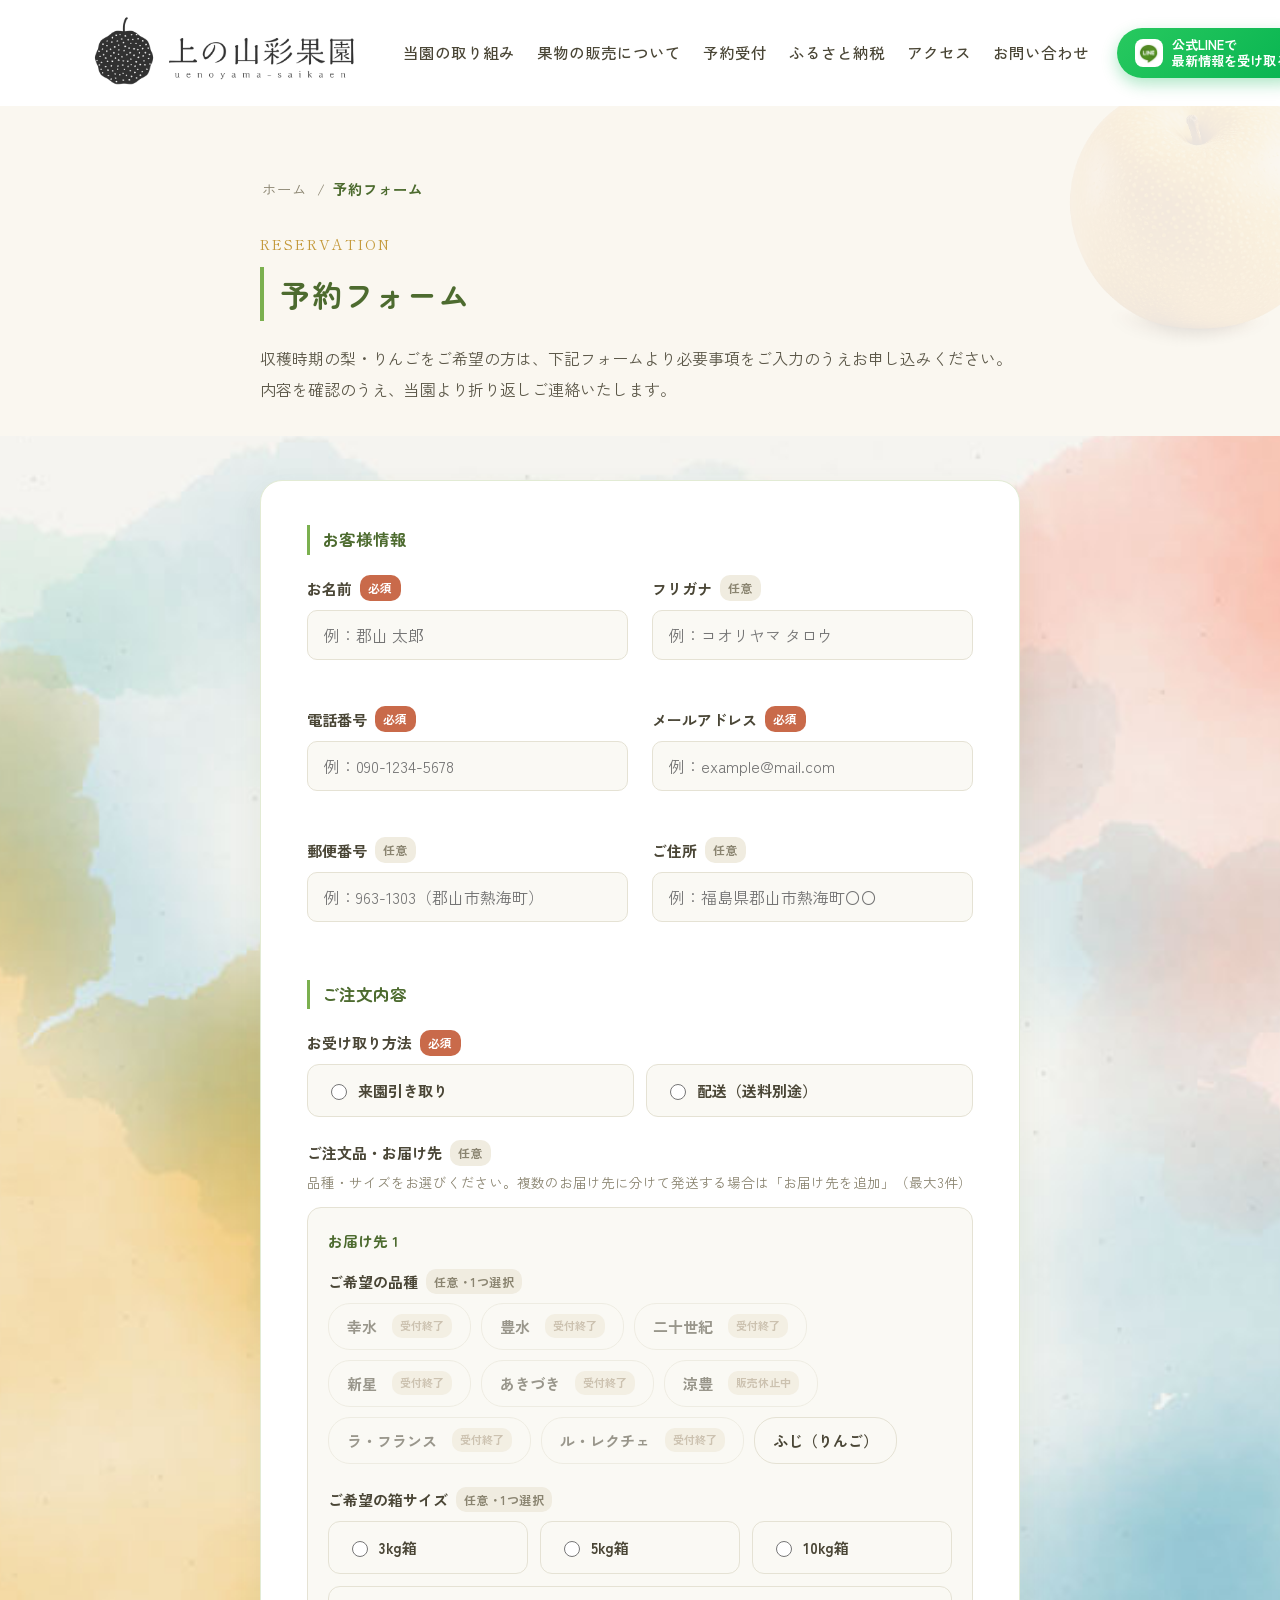
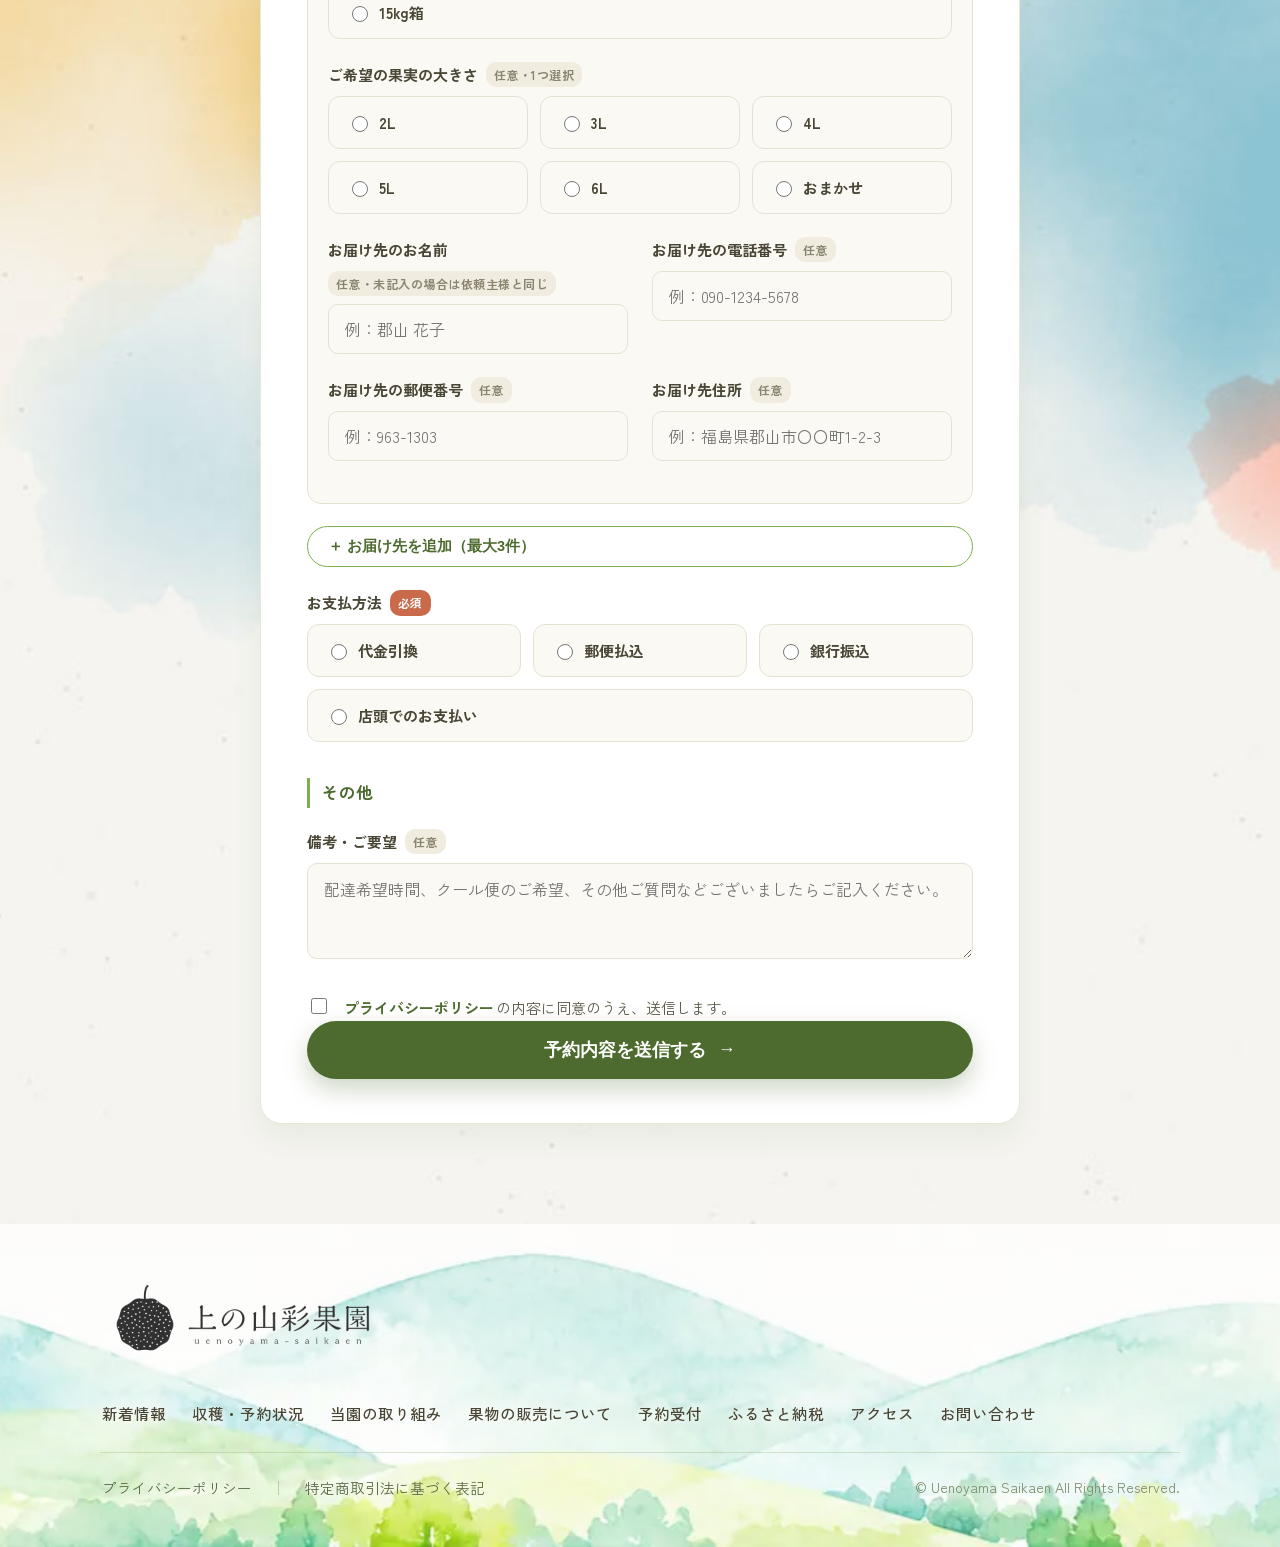
<file: yoyaku.html>
<!DOCTYPE html>
<html lang="ja">
<head>
<meta charset="utf-8">
<meta name="viewport" content="width=device-width, initial-scale=1">
<title>予約フォーム | 上の山彩果園</title>
<link rel="icon" type="image/x-icon" href="assets/favicon.ico">
<link rel="preconnect" href="https://fonts.googleapis.com">
<link href="https://fonts.googleapis.com/css2?family=Shippori+Mincho:wght@500;600;700&family=Zen+Maru+Gothic:wght@400;500;700&family=Zen+Kaku+Gothic+New:wght@400;500;700&display=swap" rel="stylesheet">
<link rel="stylesheet" href="style.css">
<noscript><style>.reveal{opacity:1!important;transform:none!important;}</style></noscript>
</head>
<body>

<div style="font-family:'Zen Kaku Gothic New',sans-serif;color:#514c3e;background:transparent;overflow-x:hidden;position:relative;line-height:1.8;">

  <div style="position:relative;">
<!-- ============ FLOATING FRUIT DECO ============ -->
<div class="fruit-deco" aria-hidden="true">

  <!-- 左側 -->
  <img src="assets/pear.webp" class="fruit-deco-item" loading="lazy"
       style="right:calc(50vw + 540px);top:720px;width:620px;opacity:1;animation:fruitDrift1 7.8s ease-in-out infinite;">

  <img src="assets/pear3.webp" class="fruit-deco-item" loading="lazy"
       style="right:calc(50vw + 540px);top:1700px;width:450px;opacity:1;animation:fruitDrift3 9.1s ease-in-out 1.4s infinite;">

  <img src="assets/pear2.webp" class="fruit-deco-item" loading="lazy"
       style="right:calc(50vw + 540px);top:2500px;width:510px;opacity:1;animation:fruitDrift2 8.3s ease-in-out 0.7s infinite;">

  <img src="assets/apple.webp" class="fruit-deco-item" loading="lazy"
       style="right:calc(50vw + 540px);top:3440px;width:480px;opacity:1;animation:fruitDrift4 7.3s ease-in-out 2.3s infinite;">

  <img src="assets/pear2.webp" class="fruit-deco-item" loading="lazy"
       style="right:calc(50vw + 540px);top:4140px;width:510px;opacity:1;animation:fruitDrift2 8.5s ease-in-out 1.1s infinite;">

  <img src="assets/pear3.webp" class="fruit-deco-item" loading="lazy"
       style="right:calc(50vw + 540px);top:5100px;width:450px;opacity:1;animation:fruitDrift1 9.2s ease-in-out 2.7s infinite;">

  <!-- 右側 -->
  <img src="assets/pear2.webp" class="fruit-deco-item" loading="lazy"
       style="left:calc(50vw + 540px);top:1160px;width:510px;opacity:1;animation:fruitDrift3 8.6s ease-in-out 0.4s infinite;">

  <img src="assets/apple.webp" class="fruit-deco-item" loading="lazy"
       style="left:calc(50vw + 540px);top:2100px;width:480px;opacity:1;animation:fruitDrift1 9.4s ease-in-out 1.8s infinite;">

  <img src="assets/pear.webp" class="fruit-deco-item" loading="lazy"
       style="left:calc(50vw + 540px);top:2890px;width:620px;opacity:1;animation:fruitDrift4 7.8s ease-in-out 3.1s infinite;">

  <img src="assets/pear3.webp" class="fruit-deco-item" loading="lazy"
       style="left:calc(50vw + 540px);top:3810px;width:450px;opacity:1;animation:fruitDrift2 8.9s ease-in-out 0.9s infinite;">

  <img src="assets/pear.webp" class="fruit-deco-item" loading="lazy"
       style="left:calc(50vw + 540px);top:4650px;width:620px;opacity:1;animation:fruitDrift3 8.1s ease-in-out 0.5s infinite;">

</div>

  <!-- ============ HEADER ============ -->
  <header id="site-header" style="position:sticky;top:0;z-index:50;background:transparent;box-shadow:none;">
    <div class="header-inner">
      <a href="index.html" style="display:flex;flex-shrink:0;"><img src="assets/s1_logo.png" alt="上の山彩果園" class="header-logo"></a>
      <nav class="header-nav">
        <a class="navlink" href="torikumi.html">当園の取り組み</a>
        <a class="navlink" href="hanbai.html">果物の販売について</a>
        <a class="navlink" href="yoyaku.html">予約受付</a>
        <a class="navlink" href="furusato.html">ふるさと納税</a>
        <a class="navlink" href="access.html">アクセス</a>
        <a class="navlink" href="contact.html">お問い合わせ</a>
      </nav>
      <a class="btn header-line-btn" href="https://lin.ee/VrmkUfU" style="flex-shrink:0;display:flex;align-items:center;gap:9px;background:linear-gradient(135deg,#28c95f,#06b350);color:#fff;text-decoration:none;padding:9px 18px;border-radius:30px;box-shadow:0 6px 16px rgba(6,179,80,0.32);">
        <span style="display:flex;align-items:center;justify-content:center;width:28px;height:28px;background:#fff;border-radius:8px;flex-shrink:0;"><img src="assets/s14.png" alt="LINE" style="height:22px;width:22px;display:block;"></span>
        <span style="font-size:13px;font-weight:700;line-height:1.25;">公式LINEで<br>最新情報を受け取る</span>
      </a>
      <button class="hamburger" aria-label="メニュー">
        <span></span><span></span><span></span>
      </button>
    </div>
  </header>

  <!-- Mobile Menu -->
  <nav class="mobile-menu">
    <a href="torikumi.html">当園の取り組み</a>
    <a href="hanbai.html">果物の販売について</a>
    <a href="yoyaku.html">予約受付</a>
    <a href="furusato.html">ふるさと納税</a>
    <a href="access.html">アクセス</a>
    <a href="contact.html">お問い合わせ</a>
    <a href="https://lin.ee/VrmkUfU" style="display:flex;align-items:center;gap:10px;color:#3f7a2c;font-weight:700;">
      <img src="assets/s14.png" alt="LINE" style="height:20px;width:20px;display:block;">公式LINEを追加する
    </a>
  </nav>

  <!-- ============ ページヘッダー ============ -->
  <section style="position:relative;padding:64px 28px 32px;background:#faf7f0;overflow:hidden;">
    <img src="assets/pear.webp" alt="" aria-hidden="true" style="position:absolute;top:-30px;right:-60px;width:280px;opacity:0.08;pointer-events:none;">
    <div style="max-width:760px;margin:0 auto;position:relative;">
      <nav aria-label="パンくずリスト" style="display:flex;align-items:center;gap:8px;font-size:14.5px;color:#8a8470;margin-bottom:24px;">
        <a href="index.html" class="navlink" style="color:#8a8470;">ホーム</a>
        <span aria-hidden="true">/</span>
        <span style="color:#4d6b2f;font-weight:700;">予約フォーム</span>
      </nav>
      <div class="section-title-left" style="margin-bottom:0;">
        <span class="section-title-eyebrow">RESERVATION</span>
        <h1 class="section-title-bar">予約フォーム</h1>
      </div>
      <p style="font-size:16px;color:#5c5849;margin:22px 0 0;line-height:1.9;">収穫時期の梨・りんごをご希望の方は、下記フォームより必要事項をご入力のうえお申し込みください。内容を確認のうえ、当園より折り返しご連絡いたします。</p>
    </div>
  </section>

  <!-- ============ 予約フォーム ============ -->
  <section style="position:relative;padding:44px 28px 100px;background:transparent;">
    <div style="max-width:760px;margin:0 auto;">

      <div class="reveal form-card">

        <div id="yoyaku-error" style="display:none;gap:12px;align-items:flex-start;background:#fdeceb;border:1px solid #f3c6c2;border-radius:12px;padding:16px 18px;margin-bottom:36px;font-size:14.5px;color:#a3392f;line-height:1.8;">
          <span style="flex-shrink:0;font-size:17.5px;">⚠️</span>
          <span id="yoyaku-error-text">送信に失敗しました。時間をおいて再度お試しいただくか、お電話にてお問い合わせください。</span>
        </div>

        <form id="yoyaku-form" action="send-yoyaku.php" method="post" novalidate>

          <div style="position:absolute;left:-9999px;top:-9999px;" aria-hidden="true">
            <label for="f-website">Website</label>
            <input type="text" id="f-website" name="website" tabindex="-1" autocomplete="off">
          </div>
          <input type="hidden" name="form_ts" id="f-form-ts">
          <input type="hidden" name="recaptcha_token" id="f-recaptcha-token">

          <div class="form-section">
            <h2 class="form-section-heading">お客様情報</h2>
            <div class="form-grid-2">
              <div class="form-field">
                <label for="f-name">お名前<span class="form-required">必須</span></label>
                <input type="text" id="f-name" name="name" class="form-input" placeholder="例：郡山 太郎" required>
              </div>
              <div class="form-field">
                <label for="f-kana">フリガナ<span class="form-optional">任意</span></label>
                <input type="text" id="f-kana" name="kana" class="form-input" placeholder="例：コオリヤマ タロウ">
              </div>
              <div class="form-field">
                <label for="f-tel">電話番号<span class="form-required">必須</span></label>
                <input type="tel" id="f-tel" name="tel" class="form-input" placeholder="例：090-1234-5678" required>
              </div>
              <div class="form-field">
                <label for="f-email">メールアドレス<span class="form-required">必須</span></label>
                <input type="email" id="f-email" name="email" class="form-input" placeholder="例：example@mail.com" required>
              </div>
              <div class="form-field">
                <label for="f-postal">郵便番号<span class="form-optional">任意</span></label>
                <input type="text" id="f-postal" name="postal" class="form-input" placeholder="例：963-1303（郡山市熱海町）">
              </div>
              <div class="form-field">
                <label for="f-address">ご住所<span class="form-optional">任意</span></label>
                <input type="text" id="f-address" name="address" class="form-input" placeholder="例：福島県郡山市熱海町〇〇">
              </div>
            </div>
          </div>

          <div class="form-section">
            <h2 class="form-section-heading">ご注文内容</h2>
            <div class="form-field">
              <label>お受け取り方法<span class="form-required">必須</span></label>
              <div class="form-radio-group">
                <label class="form-radio"><input type="radio" name="method" value="来園引き取り" required>来園引き取り</label>
                <label class="form-radio"><input type="radio" name="method" value="配送" required>配送（送料別途）</label>
              </div>
            </div>
            <div class="form-field">
              <label>ご注文品・お届け先<span class="form-optional">任意</span></label>
              <p class="form-hint" style="margin:-4px 0 4px;">品種・サイズをお選びください。複数のお届け先に分けて発送する場合は「お届け先を追加」（最大3件）</p>

              <div class="dest-block" id="dest-block-1">
                <div class="dest-block-head">
                  <span class="dest-block-title">お届け先 1</span>
                </div>
                <div class="form-field">
                  <label>ご希望の品種<span class="form-optional">任意・1つ選択</span></label>
                  <div class="variety-chips">
                    <label class="variety-chip variety-chip--soldout"><input type="radio" name="dest_variety_1" value="幸水" disabled>幸水<span class="variety-chip-soldout-label">受付終了</span></label>
                    <label class="variety-chip variety-chip--soldout"><input type="radio" name="dest_variety_1" value="豊水" disabled>豊水<span class="variety-chip-soldout-label">受付終了</span></label>
                    <label class="variety-chip variety-chip--soldout"><input type="radio" name="dest_variety_1" value="二十世紀" disabled>二十世紀<span class="variety-chip-soldout-label">受付終了</span></label>
                    <label class="variety-chip variety-chip--soldout"><input type="radio" name="dest_variety_1" value="新星" disabled>新星<span class="variety-chip-soldout-label">受付終了</span></label>
                    <label class="variety-chip variety-chip--soldout"><input type="radio" name="dest_variety_1" value="あきづき" disabled>あきづき<span class="variety-chip-soldout-label">受付終了</span></label>
                    <label class="variety-chip variety-chip--soldout"><input type="radio" name="dest_variety_1" value="涼豊" disabled>涼豊<span class="variety-chip-soldout-label">販売休止中</span></label>
                    <label class="variety-chip variety-chip--soldout"><input type="radio" name="dest_variety_1" value="ラ・フランス" disabled>ラ・フランス<span class="variety-chip-soldout-label">受付終了</span></label>
                    <label class="variety-chip variety-chip--soldout"><input type="radio" name="dest_variety_1" value="ル・レクチェ" disabled>ル・レクチェ<span class="variety-chip-soldout-label">受付終了</span></label>
                    <label class="variety-chip"><input type="radio" name="dest_variety_1" value="ふじ">ふじ（りんご）</label>
                  </div>
                </div>
                <div class="form-field">
                  <label>ご希望の箱サイズ<span class="form-optional">任意・1つ選択</span></label>
                  <div class="form-radio-group">
                    <label class="form-radio"><input type="radio" name="dest_box_size_1" value="3kg">3kg箱</label>
                    <label class="form-radio"><input type="radio" name="dest_box_size_1" value="5kg">5kg箱</label>
                    <label class="form-radio"><input type="radio" name="dest_box_size_1" value="10kg">10kg箱</label>
                    <label class="form-radio"><input type="radio" name="dest_box_size_1" value="15kg">15kg箱</label>
                  </div>
                </div>
                <div class="form-field">
                  <label>ご希望の果実の大きさ<span class="form-optional">任意・1つ選択</span></label>
                  <div class="form-radio-group">
                    <label class="form-radio"><input type="radio" name="dest_fruit_size_1" value="2L">2L</label>
                    <label class="form-radio"><input type="radio" name="dest_fruit_size_1" value="3L">3L</label>
                    <label class="form-radio"><input type="radio" name="dest_fruit_size_1" value="4L">4L</label>
                    <label class="form-radio"><input type="radio" name="dest_fruit_size_1" value="5L">5L</label>
                    <label class="form-radio"><input type="radio" name="dest_fruit_size_1" value="6L">6L</label>
                    <label class="form-radio"><input type="radio" name="dest_fruit_size_1" value="おまかせ">おまかせ</label>
                  </div>
                </div>
                <div class="form-grid-2">
                  <div class="form-field">
                    <label for="f-dest-name-1">お届け先のお名前<span class="form-optional">任意・未記入の場合は依頼主様と同じ</span></label>
                    <input type="text" id="f-dest-name-1" name="dest_name_1" class="form-input" placeholder="例：郡山 花子">
                  </div>
                  <div class="form-field">
                    <label for="f-dest-tel-1">お届け先の電話番号<span class="form-optional">任意</span></label>
                    <input type="tel" id="f-dest-tel-1" name="dest_tel_1" class="form-input" placeholder="例：090-1234-5678">
                  </div>
                </div>
                <div class="form-grid-2">
                  <div class="form-field">
                    <label for="f-dest-postal-1">お届け先の郵便番号<span class="form-optional">任意</span></label>
                    <input type="text" id="f-dest-postal-1" name="dest_postal_1" class="form-input" placeholder="例：963-1303">
                  </div>
                  <div class="form-field">
                    <label for="f-dest-address-1">お届け先住所<span class="form-optional">任意</span></label>
                    <input type="text" id="f-dest-address-1" name="dest_address_1" class="form-input" placeholder="例：福島県郡山市〇〇町1-2-3">
                  </div>
                </div>
              </div>

              <div class="dest-block" id="dest-block-2" style="display:none;">
                <div class="dest-block-head">
                  <span class="dest-block-title">お届け先 2</span>
                  <button type="button" class="dest-remove-btn" data-target="2">この届け先を削除</button>
                </div>
                <div class="form-field">
                  <label>ご希望の品種<span class="form-optional">任意・1つ選択</span></label>
                  <div class="variety-chips">
                    <label class="variety-chip variety-chip--soldout"><input type="radio" name="dest_variety_2" value="幸水" disabled>幸水<span class="variety-chip-soldout-label">受付終了</span></label>
                    <label class="variety-chip variety-chip--soldout"><input type="radio" name="dest_variety_2" value="豊水" disabled>豊水<span class="variety-chip-soldout-label">受付終了</span></label>
                    <label class="variety-chip variety-chip--soldout"><input type="radio" name="dest_variety_2" value="二十世紀" disabled>二十世紀<span class="variety-chip-soldout-label">受付終了</span></label>
                    <label class="variety-chip variety-chip--soldout"><input type="radio" name="dest_variety_2" value="新星" disabled>新星<span class="variety-chip-soldout-label">受付終了</span></label>
                    <label class="variety-chip variety-chip--soldout"><input type="radio" name="dest_variety_2" value="あきづき" disabled>あきづき<span class="variety-chip-soldout-label">受付終了</span></label>
                    <label class="variety-chip variety-chip--soldout"><input type="radio" name="dest_variety_2" value="涼豊" disabled>涼豊<span class="variety-chip-soldout-label">販売休止中</span></label>
                    <label class="variety-chip variety-chip--soldout"><input type="radio" name="dest_variety_2" value="ラ・フランス" disabled>ラ・フランス<span class="variety-chip-soldout-label">受付終了</span></label>
                    <label class="variety-chip variety-chip--soldout"><input type="radio" name="dest_variety_2" value="ル・レクチェ" disabled>ル・レクチェ<span class="variety-chip-soldout-label">受付終了</span></label>
                    <label class="variety-chip"><input type="radio" name="dest_variety_2" value="ふじ">ふじ（りんご）</label>
                  </div>
                </div>
                <div class="form-field">
                  <label>ご希望の箱サイズ<span class="form-optional">任意・1つ選択</span></label>
                  <div class="form-radio-group">
                    <label class="form-radio"><input type="radio" name="dest_box_size_2" value="3kg">3kg箱</label>
                    <label class="form-radio"><input type="radio" name="dest_box_size_2" value="5kg">5kg箱</label>
                    <label class="form-radio"><input type="radio" name="dest_box_size_2" value="10kg">10kg箱</label>
                    <label class="form-radio"><input type="radio" name="dest_box_size_2" value="15kg">15kg箱</label>
                  </div>
                </div>
                <div class="form-field">
                  <label>ご希望の果実の大きさ<span class="form-optional">任意・1つ選択</span></label>
                  <div class="form-radio-group">
                    <label class="form-radio"><input type="radio" name="dest_fruit_size_2" value="2L">2L</label>
                    <label class="form-radio"><input type="radio" name="dest_fruit_size_2" value="3L">3L</label>
                    <label class="form-radio"><input type="radio" name="dest_fruit_size_2" value="4L">4L</label>
                    <label class="form-radio"><input type="radio" name="dest_fruit_size_2" value="5L">5L</label>
                    <label class="form-radio"><input type="radio" name="dest_fruit_size_2" value="6L">6L</label>
                    <label class="form-radio"><input type="radio" name="dest_fruit_size_2" value="おまかせ">おまかせ</label>
                  </div>
                </div>
                <div class="form-grid-2">
                  <div class="form-field">
                    <label for="f-dest-name-2">お届け先のお名前<span class="form-optional">任意・未記入の場合は依頼主様と同じ</span></label>
                    <input type="text" id="f-dest-name-2" name="dest_name_2" class="form-input" placeholder="例：郡山 花子">
                  </div>
                  <div class="form-field">
                    <label for="f-dest-tel-2">お届け先の電話番号<span class="form-optional">任意</span></label>
                    <input type="tel" id="f-dest-tel-2" name="dest_tel_2" class="form-input" placeholder="例：090-1234-5678">
                  </div>
                </div>
                <div class="form-grid-2">
                  <div class="form-field">
                    <label for="f-dest-postal-2">お届け先の郵便番号<span class="form-optional">任意</span></label>
                    <input type="text" id="f-dest-postal-2" name="dest_postal_2" class="form-input" placeholder="例：963-1303">
                  </div>
                  <div class="form-field">
                    <label for="f-dest-address-2">お届け先住所<span class="form-optional">任意</span></label>
                    <input type="text" id="f-dest-address-2" name="dest_address_2" class="form-input" placeholder="例：福島県郡山市〇〇町1-2-3">
                  </div>
                </div>
              </div>

              <div class="dest-block" id="dest-block-3" style="display:none;">
                <div class="dest-block-head">
                  <span class="dest-block-title">お届け先 3</span>
                  <button type="button" class="dest-remove-btn" data-target="3">この届け先を削除</button>
                </div>
                <div class="form-field">
                  <label>ご希望の品種<span class="form-optional">任意・1つ選択</span></label>
                  <div class="variety-chips">
                    <label class="variety-chip variety-chip--soldout"><input type="radio" name="dest_variety_3" value="幸水" disabled>幸水<span class="variety-chip-soldout-label">受付終了</span></label>
                    <label class="variety-chip variety-chip--soldout"><input type="radio" name="dest_variety_3" value="豊水" disabled>豊水<span class="variety-chip-soldout-label">受付終了</span></label>
                    <label class="variety-chip variety-chip--soldout"><input type="radio" name="dest_variety_3" value="二十世紀" disabled>二十世紀<span class="variety-chip-soldout-label">受付終了</span></label>
                    <label class="variety-chip variety-chip--soldout"><input type="radio" name="dest_variety_3" value="新星" disabled>新星<span class="variety-chip-soldout-label">受付終了</span></label>
                    <label class="variety-chip variety-chip--soldout"><input type="radio" name="dest_variety_3" value="あきづき" disabled>あきづき<span class="variety-chip-soldout-label">受付終了</span></label>
                    <label class="variety-chip variety-chip--soldout"><input type="radio" name="dest_variety_3" value="涼豊" disabled>涼豊<span class="variety-chip-soldout-label">販売休止中</span></label>
                    <label class="variety-chip variety-chip--soldout"><input type="radio" name="dest_variety_3" value="ラ・フランス" disabled>ラ・フランス<span class="variety-chip-soldout-label">受付終了</span></label>
                    <label class="variety-chip variety-chip--soldout"><input type="radio" name="dest_variety_3" value="ル・レクチェ" disabled>ル・レクチェ<span class="variety-chip-soldout-label">受付終了</span></label>
                    <label class="variety-chip"><input type="radio" name="dest_variety_3" value="ふじ">ふじ（りんご）</label>
                  </div>
                </div>
                <div class="form-field">
                  <label>ご希望の箱サイズ<span class="form-optional">任意・1つ選択</span></label>
                  <div class="form-radio-group">
                    <label class="form-radio"><input type="radio" name="dest_box_size_3" value="3kg">3kg箱</label>
                    <label class="form-radio"><input type="radio" name="dest_box_size_3" value="5kg">5kg箱</label>
                    <label class="form-radio"><input type="radio" name="dest_box_size_3" value="10kg">10kg箱</label>
                    <label class="form-radio"><input type="radio" name="dest_box_size_3" value="15kg">15kg箱</label>
                  </div>
                </div>
                <div class="form-field">
                  <label>ご希望の果実の大きさ<span class="form-optional">任意・1つ選択</span></label>
                  <div class="form-radio-group">
                    <label class="form-radio"><input type="radio" name="dest_fruit_size_3" value="2L">2L</label>
                    <label class="form-radio"><input type="radio" name="dest_fruit_size_3" value="3L">3L</label>
                    <label class="form-radio"><input type="radio" name="dest_fruit_size_3" value="4L">4L</label>
                    <label class="form-radio"><input type="radio" name="dest_fruit_size_3" value="5L">5L</label>
                    <label class="form-radio"><input type="radio" name="dest_fruit_size_3" value="6L">6L</label>
                    <label class="form-radio"><input type="radio" name="dest_fruit_size_3" value="おまかせ">おまかせ</label>
                  </div>
                </div>
                <div class="form-grid-2">
                  <div class="form-field">
                    <label for="f-dest-name-3">お届け先のお名前<span class="form-optional">任意・未記入の場合は依頼主様と同じ</span></label>
                    <input type="text" id="f-dest-name-3" name="dest_name_3" class="form-input" placeholder="例：郡山 花子">
                  </div>
                  <div class="form-field">
                    <label for="f-dest-tel-3">お届け先の電話番号<span class="form-optional">任意</span></label>
                    <input type="tel" id="f-dest-tel-3" name="dest_tel_3" class="form-input" placeholder="例：090-1234-5678">
                  </div>
                </div>
                <div class="form-grid-2">
                  <div class="form-field">
                    <label for="f-dest-postal-3">お届け先の郵便番号<span class="form-optional">任意</span></label>
                    <input type="text" id="f-dest-postal-3" name="dest_postal_3" class="form-input" placeholder="例：963-1303">
                  </div>
                  <div class="form-field">
                    <label for="f-dest-address-3">お届け先住所<span class="form-optional">任意</span></label>
                    <input type="text" id="f-dest-address-3" name="dest_address_3" class="form-input" placeholder="例：福島県郡山市〇〇町1-2-3">
                  </div>
                </div>
              </div>

              <button type="button" id="dest-add-btn" class="dest-add-btn">＋ お届け先を追加（最大3件）</button>
            </div>
            <div class="form-field">
              <label>お支払方法<span class="form-required">必須</span></label>
              <div class="form-radio-group">
                <label class="form-radio"><input type="radio" name="payment" value="代金引換" required>代金引換</label>
                <label class="form-radio"><input type="radio" name="payment" value="郵便払込" required>郵便払込</label>
                <label class="form-radio"><input type="radio" name="payment" value="銀行振込" required>銀行振込</label>
                <label class="form-radio"><input type="radio" name="payment" value="店頭でのお支払い" required>店頭でのお支払い</label>
              </div>
            </div>
          </div>

          <div class="form-section">
            <h2 class="form-section-heading">その他</h2>
            <div class="form-field">
              <label for="f-remarks">備考・ご要望<span class="form-optional">任意</span></label>
              <textarea id="f-remarks" name="remarks" class="form-textarea" placeholder="配達希望時間、クール便のご希望、その他ご質問などございましたらご記入ください。"></textarea>
            </div>
          </div>

          <div class="form-section">
            <label class="form-consent">
              <input type="checkbox" name="agree" required>
              <span><a class="navlink" href="privacy.html" target="_blank" rel="noopener" style="color:#4d6b2f;font-weight:700;">プライバシーポリシー</a>の内容に同意のうえ、送信します。</span>
            </label>
          </div>

          <button type="submit" class="form-submit-btn">
            <span class="form-submit-label">予約内容を送信する</span>
            <span aria-hidden="true">→</span>
          </button>

        </form>

      </div>

    </div>
  </section>

  </div>

  <!-- ============ FOOTER ============ -->
  <footer style="position:relative;background:url('assets/footer_mountains.webp') bottom center/cover no-repeat;">
    <div style="background:linear-gradient(to bottom,rgba(249,246,238,0.20) 0%,rgba(244,240,226,0.05) 100%);padding:56px 28px 40px;">
      <div class="footer-main-row">
        <a href="index.html" style="display:flex;flex-shrink:0;"><img src="assets/s1_logo.png" alt="上の山彩果園" style="height:80px;width:auto;display:block;"></a>
        <nav style="display:flex;align-items:center;gap:22px;font-size:15.5px;font-weight:500;flex-wrap:wrap;">
          <a class="navlink" href="index.html#news">新着情報</a>
          <a class="navlink" href="jokyo.html">収穫・予約状況</a>
          <a class="navlink" href="torikumi.html">当園の取り組み</a>
          <a class="navlink" href="hanbai.html">果物の販売について</a>
          <a class="navlink" href="yoyaku.html">予約受付</a>
          <a class="navlink" href="furusato.html">ふるさと納税</a>
          <a class="navlink" href="access.html">アクセス</a>
          <a class="navlink" href="contact.html">お問い合わせ</a>
        </nav>
      </div>
      <div class="footer-bottom-row">
        <a class="navlink" href="privacy.html" style="font-size:14.5px;color:#5a6a44;">プライバシーポリシー</a>
        <span style="width:1px;height:14px;background:rgba(120,150,80,0.4);"></span>
        <a class="navlink" href="law.html" style="font-size:14.5px;color:#5a6a44;">特定商取引法に基づく表記</a>
        <span style="margin-left:auto;font-size:14px;color:#7d8a6b;">© Uenoyama Saikaen All Rights Reserved.</span>
      </div>
    </div>
  </footer>

</div>

<script src="recaptcha-config.js"></script>
<script src="main.js"></script>

</body>
</html>
</file>
<file: style.css>
*{box-sizing:border-box;}
body{margin:0;background:url('assets/bg.jpg') center 80%/cover no-repeat;}
@keyframes floaty{0%,100%{transform:translateY(0) rotate(var(--r,0deg));}50%{transform:translateY(-10px) rotate(var(--r,0deg));}}
@keyframes floaty2{0%,100%{transform:translateY(0);}50%{transform:translateY(8px);}}
.navlink{position:relative;color:#4a4636;text-decoration:none;padding:6px 2px;transition:color .2s;}
.navlink:hover{color:#5e8c3a;}
.navlink::after{content:"";position:absolute;left:0;right:100%;bottom:-2px;height:2px;background:#7bb04f;transition:right .25s;}
.navlink:hover::after{right:0;}
.btn{transition:transform .2s,box-shadow .2s,background .2s;}
.btn:hover{transform:translateY(-2px);}
.vcard{transition:transform .25s;}
.vcard:hover{transform:translateY(-4px);}
.photo-card{overflow:hidden;}
.photo-card img{transition:transform .5s ease;}
.photo-card:hover img{transform:scale(1.06);}

/* ── News rows ── */
.news-row{display:flex;align-items:center;gap:20px;padding:20px 28px;text-decoration:none;color:inherit;border-bottom:1px solid #edf3e4;transition:background .18s;}
.news-row:last-child{border-bottom:none;}
.news-row:hover{background:#f7fbf1;}
.news-meta{display:flex;align-items:center;gap:12px;flex-shrink:0;}
.news-title{font-size:16.5px;color:#3f4a33;font-weight:500;flex:1;min-width:0;}
.news-arrow{margin-left:auto;flex-shrink:0;display:flex;align-items:center;justify-content:center;width:26px;height:26px;border-radius:50%;background:#edf3e4;color:#5e8c3a;font-size:13.5px;}

/* ── News cards (expandable, with body content) ── */
details.news-card>summary{list-style:none;cursor:pointer;}
details.news-card>summary::-webkit-details-marker{display:none;}
details.news-card[open]>summary .news-arrow{transform:rotate(45deg);}
.news-card-body{padding:4px 28px 28px;border-bottom:1px solid #edf3e4;font-size:15.5px;color:#5c5849;line-height:2;}
.news-card-body p{margin:0 0 16px;}
.news-card-body p:last-child{margin-bottom:0;}
.news-card-facts{margin:0 0 18px;}
.news-card-facts-row{display:flex;gap:16px;padding:8px 0;border-bottom:1px dashed #e6dfc8;}
.news-card-facts-row:last-child{border-bottom:none;}
.news-card-facts-label{flex:0 0 84px;font-weight:700;color:#4d6b2f;font-size:15px;}
.news-card-facts-value{flex:1;color:#5c5849;font-size:15px;line-height:1.8;}
.news-card-notice{background:#f7f9f0;border:1px solid #e2ebd4;border-radius:12px;padding:18px 22px;margin:18px 0;}
.news-card-notice-title{font-weight:700;color:#4d6b2f;font-size:15px;margin:0 0 10px;}
.news-card-notice p{margin:0 0 10px;font-size:15px;line-height:1.85;}
.news-card-notice p:last-child{margin-bottom:0;}
.news-card-notice ul{margin:0;padding-left:1.2em;font-size:15px;line-height:1.9;color:#5c5849;}
.news-card-notice li{margin-bottom:6px;}
.news-card-notice li:last-child{margin-bottom:0;}

/* ── Layout classes ── */
.header-inner{max-width:1180px;margin:0 auto;padding:12px 28px;display:flex;align-items:center;gap:26px;position:relative;}
.header-nav{margin-left:auto;display:flex;align-items:center;gap:18px;font-size:15.5px;font-weight:500;white-space:nowrap;}
.header-logo{height:82px;width:auto;display:block;}
.hero-slide-syuukaku{object-position:center;}
.hero-grid{max-width:1180px;margin:0 auto;padding:60px 28px 80px;display:grid;grid-template-columns:1.08fr 0.92fr;gap:40px;align-items:center;position:relative;z-index:2;}
.hero-heading{font-family:'Shippori Mincho',serif;font-weight:600;font-size:44px;line-height:1.55;color:#f0ebe0;margin:0 0 30px;letter-spacing:.01em;white-space:nowrap;text-shadow:0 2px 20px rgba(0,0,0,0.55),0 1px 4px rgba(0,0,0,0.45);}
.torikumi-stack{display:flex;flex-direction:column;gap:36px;}
.torikumi-item{display:grid;grid-template-columns:3fr 2fr;min-height:400px;border-radius:10px;overflow:hidden;}
.torikumi-item--rev{grid-template-columns:2fr 3fr;}
.torikumi-item--rev .torikumi-item-img{grid-column:2;grid-row:1;}
.torikumi-item--rev .torikumi-item-body{grid-column:1;grid-row:1;}
.torikumi-item-img{overflow:hidden;}
.torikumi-item-img img{width:100%;height:100%;object-fit:cover;object-position:center;display:block;transition:transform .65s ease;}
.torikumi-item-img img[src*="staff.webp"]{object-position:center 65%;}
.torikumi-item:hover .torikumi-item-img img{transform:scale(1.04);}
.torikumi-item-body{display:flex;flex-direction:column;justify-content:center;padding:56px 52px;background:#f5f2e8;}
.torikumi-item--rev .torikumi-item-body{background:#edf4e2;}

.torikumi-item-heading{font-family:'Zen Maru Gothic',sans-serif;font-weight:700;font-size:26px;color:#3f5a28;margin:0 0 20px;line-height:1.4;letter-spacing:.04em;padding-left:14px;border-left:3px solid #7bb04f;}
.torikumi-item-text{font-size:16.5px;color:#62604f;margin:0;line-height:2.1;}
.hanbai-content-grid{display:grid;grid-template-columns:0.95fr 1.05fr;gap:40px;align-items:center;position:relative;z-index:2;}
.variety-grid{display:grid;grid-template-columns:repeat(6,1fr);gap:14px;margin-top:42px;position:relative;z-index:2;}
.cards-grid{max-width:1080px;margin:0 auto;display:grid;grid-template-columns:1fr 1fr 1.15fr;gap:24px;align-items:stretch;}
.access-grid{max-width:1080px;margin:0 auto;display:grid;grid-template-columns:1.15fr 1fr;gap:54px;}
.access-inner-grid{display:grid;grid-template-columns:1fr 1fr;gap:26px;align-items:start;}
.about-layout{display:flex;align-items:flex-start;justify-content:space-between;gap:56px;}
.about-text{flex:1;min-width:0;}
.about-text p{font-size:18px;color:#5c5849;line-height:2.05;margin:0 0 22px;}
.about-text p:last-child{margin-bottom:0;}
.about-text p:first-child{font-family:'Shippori Mincho',serif;font-weight:600;font-size:19.5px;color:#3f5a28;line-height:2;letter-spacing:.03em;margin-bottom:50px;}
.about-photo-row{display:flex;flex-direction:column;flex-shrink:0;width:280px;gap:22px;margin-top:0;}
.about-photo-row figure{position:relative;margin:0;border-radius:20px;overflow:hidden;box-shadow:0 16px 34px rgba(120,100,50,0.16);}
.about-photo-row img{width:100%;height:180px;object-fit:cover;object-position:center;display:block;transition:transform .5s ease;}
.about-photo-row figure:nth-child(1) img{object-position:center 20%;}
.about-photo-row figure:hover img{transform:scale(1.06);}
.about-photo-row figcaption{position:absolute;left:14px;bottom:14px;background:rgba(20,30,10,0.55);backdrop-filter:blur(3px);color:#fff;font-size:13px;font-weight:500;letter-spacing:.03em;padding:7px 14px;border-radius:30px;}
.contact-col{border-left:1px solid #ece6d2;padding-left:48px;}
.footer-main-row{max-width:1080px;margin:0 auto;display:flex;align-items:center;gap:34px;flex-wrap:wrap;}
.footer-bottom-row{max-width:1080px;margin:18px auto 0;padding-top:16px;border-top:1px solid rgba(120,150,80,0.25);display:flex;align-items:center;gap:24px;flex-wrap:wrap;}
footer .navlink{text-shadow:0 1px 8px rgba(255,255,255,0.95);}
footer .navlink:hover{color:#5e8c3a;}
footer span,footer a:not(.navlink){text-shadow:0 1px 8px rgba(255,255,255,0.9);}

/* ── Hamburger & Mobile Menu ── */
.hamburger{display:none;cursor:pointer;flex-direction:column;justify-content:center;gap:6px;background:none;border:none;padding:6px;margin-left:12px;flex-shrink:0;}
.hamburger span{display:block;width:24px;height:2px;background:#514c3e;border-radius:2px;transition:transform .25s,opacity .25s;}
.hamburger.open span:nth-child(1){transform:translateY(8px) rotate(45deg);}
.hamburger.open span:nth-child(2){opacity:0;}
.hamburger.open span:nth-child(3){transform:translateY(-8px) rotate(-45deg);}
.mobile-menu{display:none;position:fixed;top:93px;left:0;right:0;background:rgba(255,255,255,0.97);backdrop-filter:blur(8px);box-shadow:0 8px 24px rgba(90,120,60,0.12);z-index:49;flex-direction:column;padding:6px 28px 20px;}
.mobile-menu.open{display:flex;}
.mobile-menu a{display:block;padding:14px 4px;font-size:17.5px;font-weight:500;color:#4a4636;text-decoration:none;border-bottom:1px solid #edf3e4;}
.mobile-menu a:last-child{border-bottom:none;}
.mobile-menu a:hover{color:#5e8c3a;}

/* ── Harvest Calendar ── */
.hcal{overflow-x:auto;-webkit-overflow-scrolling:touch;}
.hcal-inner{min-width:520px;}
.hcal-grid-header{display:grid;grid-template-columns:148px repeat(5,1fr);gap:3px;margin-bottom:6px;}
.hcal-mth{display:flex;align-items:center;justify-content:center;font-family:'Shippori Mincho',serif;font-size:16.5px;font-weight:600;padding:7px 4px;border-radius:6px;}
.hcal-mth-aug{background:#e8f4d9;color:#4d6b2f;}
.hcal-mth-sep{background:#f5f0e0;color:#7a6020;}
.hcal-mth-oct{background:#f0e8d4;color:#8a5020;}
.hcal-mth-nov{background:#e4efd4;color:#4a6830;}
.hcal-mth-dec{background:#e6e2d8;color:#605848;}
.hcal-cat-row{display:flex;align-items:center;gap:10px;padding:14px 0 4px;}
.hcal-cat-label{font-family:'Shippori Mincho',serif;font-size:13px;color:#8a6020;letter-spacing:.1em;white-space:nowrap;}
.hcal-cat-line{flex:1;height:1px;background:rgba(180,155,80,0.22);}
.hcal-vrow{display:grid;grid-template-columns:148px repeat(5,1fr);gap:3px;min-height:50px;align-items:center;border-radius:6px;padding:3px 0;}
.hcal-vrow:hover{background:rgba(238,248,228,0.55);}
.hcal-vname{grid-column:1;display:flex;flex-direction:column;gap:2px;padding-right:10px;}
.hcal-vname>span:first-child{font-size:14.5px;color:#3a4230;font-weight:700;font-family:'Zen Maru Gothic',sans-serif;white-space:nowrap;}
.hcal-period{font-size:11px;color:#8a6020;font-weight:600;}
.hcal-desc{font-size:11px;color:#8a8470;line-height:1.35;}
.hcal-bar{border-radius:20px;height:26px;display:flex;align-items:center;gap:5px;padding:0 9px;overflow:hidden;align-self:center;}
.hcal-bar-nashi{background:linear-gradient(90deg,#7bb04f,#4d8030);}
.hcal-bar-seiyou{background:linear-gradient(90deg,#d4b04a,#b89030);}
.hcal-bar-ringo{background:linear-gradient(90deg,#d4876a,#b86040);}
.hcal-bar-teishi{background:rgba(190,188,178,0.3);border:1.5px dashed rgba(160,158,148,0.5);}
.hcal-badge-limited{font-size:10.5px;background:rgba(255,255,255,0.22);color:#fff;border-radius:10px;padding:1px 6px;white-space:nowrap;flex-shrink:0;}
.hcal-badge-teishi{font-size:10.5px;background:rgba(160,158,148,0.12);color:#a0a098;border:1px solid rgba(160,158,148,0.3);border-radius:10px;padding:1px 6px;white-space:nowrap;flex-shrink:0;}

/* ── Lightbox (zoomable images) ── */
.lightbox-img{cursor:zoom-in;}
.lightbox-hint{position:absolute;right:32px;bottom:32px;display:inline-flex;align-items:center;gap:6px;background:rgba(30,40,20,0.72);color:#fff;font-size:12.5px;font-weight:500;letter-spacing:.02em;padding:7px 14px 7px 12px;border-radius:20px;pointer-events:none;backdrop-filter:blur(3px);}
@media (max-width:768px){
  .lightbox-hint{right:24px;bottom:24px;font-size:11.5px;padding:6px 12px 6px 10px;}
}
.lightbox-overlay{position:fixed;inset:0;background:rgba(18,22,12,0.88);display:flex;align-items:center;justify-content:center;padding:48px;z-index:200;opacity:0;visibility:hidden;transition:opacity .25s ease;}
.lightbox-overlay.open{opacity:1;visibility:visible;}
.lightbox-overlay-img{max-width:100%;max-height:100%;border-radius:10px;box-shadow:0 24px 64px rgba(0,0,0,0.45);display:block;}
.lightbox-close{position:absolute;top:22px;right:26px;width:46px;height:46px;border-radius:50%;background:rgba(255,255,255,0.12);border:1px solid rgba(255,255,255,0.3);color:#fff;font-size:22px;line-height:1;cursor:pointer;display:flex;align-items:center;justify-content:center;transition:background .18s;}
.lightbox-close:hover{background:rgba(255,255,255,0.24);}
@media (max-width:768px){
  .lightbox-overlay{padding:16px 16px 60px;}
  .lightbox-close{top:12px;right:14px;width:42px;height:42px;font-size:20px;}
}

/* ── Store hours banner ── */
.hours-grid-item{border-left:1px solid rgba(255,255,255,0.16);padding-left:28px;}
@media (max-width:768px){
  .hours-card{padding:30px 24px 28px !important;border-radius:20px !important;}
  .hours-grid{grid-template-columns:1fr !important;gap:20px !important;}
  .hours-grid-item{border-left:none;padding-left:0;border-top:1px solid rgba(255,255,255,0.16);padding-top:18px;}
  .hours-footer{flex-direction:column;text-align:center;}
  .hours-tel-btn{align-self:center;}
}

/* ── Section title variant (left-aligned with vertical bar) ── */
.section-title-left{margin-bottom:46px;}
.section-title-eyebrow{display:block;font-family:'Shippori Mincho',serif;font-size:14px;color:#c4993a;letter-spacing:.14em;margin-bottom:10px;}
.section-title-bar{font-family:'Zen Maru Gothic',sans-serif;font-weight:700;font-size:30px;color:#4d6b2f;margin:0;padding-left:16px;border-left:4px solid #7bb04f;letter-spacing:.06em;}

/* ── Scroll Reveal ── */
.reveal{opacity:0;transform:translateY(26px);transition:opacity .65s ease,transform .65s ease;}
.reveal.visible{opacity:1;transform:translateY(0);}
.reveal-d1{transition-delay:.1s;}
.reveal-d2{transition-delay:.2s;}
.reveal-d3{transition-delay:.3s;}
@media(prefers-reduced-motion:reduce){.reveal{opacity:1;transform:none;transition:none;}}

/* ── Responsive: tablet ── */
@media (max-width:1024px){
  .hero-heading{font-size:36px;}
  .variety-grid{grid-template-columns:repeat(3,1fr);}

  /* about: PC以外は文章の下に写真を横並び表示 */
  .about-layout{flex-direction:column;gap:0;}
  .about-photo-row{display:grid;grid-template-columns:repeat(3,1fr);width:100%;margin-top:48px;}
  .about-photo-row img{height:300px;}

  /* Header (ナビが幅を超えるため、ハンバーガーメニューに切替) */
  .header-inner{padding:10px 60px 10px 20px;}
  .header-logo{height:52px;}
  .header-nav{display:none;}
  .header-line-btn{display:none !important;}
  .hamburger{display:flex;position:absolute;top:50%;right:16px;transform:translateY(-50%);margin-left:0;}
  .mobile-menu{top:72px;}
}

/* ── Responsive: mobile ── */
@media (max-width:768px){
  /* Hero slider */
  .hero-slide-syuukaku{object-position:0% center;}

  /* Hero */
  #top{min-height:620px !important;justify-content:flex-start !important;}
  .hero-heading{font-size:28px;white-space:normal;}
  .hero-overlay{background:linear-gradient(to bottom,rgba(8,15,4,0.65) 0%,rgba(8,15,4,0.36) 38%,rgba(8,15,4,0.05) 70%,transparent 88%) !important;}
  .hero-content{padding-top:112px !important;padding-left:16px !important;padding-right:0 !important;padding-bottom:40px !important;}
  .hero-badges{flex-direction:column;gap:10px;}
  .hero-badges>div{width:fit-content;}

  /* News */
  .news-row{flex-wrap:wrap;gap:8px 12px;padding:16px 20px;}
  .news-meta{width:100%;}
  .news-title{width:100%;}

  /* about */
  .about-photo-row{grid-template-columns:1fr;gap:16px;margin-top:32px;}
  .about-photo-row figure{transform:none !important;}
  .about-photo-row img{height:240px;}

  /* torikumi */
  .torikumi-item{grid-template-columns:1fr;min-height:auto;}
  .torikumi-item--rev{grid-template-columns:1fr;}
  .torikumi-item--rev .torikumi-item-img{grid-column:1;grid-row:1;}
  .torikumi-item--rev .torikumi-item-body{grid-column:1;grid-row:2;}
  .torikumi-item-img{height:240px;}
  .torikumi-item-body{padding:36px 24px;}

  /* hanbai */
  .hanbai-box{padding:28px 20px !important;}
  .hanbai-content-grid{grid-template-columns:1fr;}
  .hanbai-badge{display:none !important;}
  .variety-grid{grid-template-columns:repeat(3,1fr);gap:12px;margin-top:28px;}

  /* cards */
  .cards-grid{grid-template-columns:1fr;}

  /* access */
  .access-grid{grid-template-columns:1fr;gap:36px;}
  .access-inner-grid{grid-template-columns:1fr;}
  .contact-col{border-left:none;padding-left:0;border-top:1px solid #ece6d2;padding-top:32px;}

  /* Section horizontal padding */
  section{padding-left:16px !important;padding-right:16px !important;}

  /* section title variant */
  .section-title-bar{font-size:23.5px;}
}

@media (max-width:480px){
  .hero-heading{font-size:24px;}
  .variety-grid{grid-template-columns:repeat(2,1fr);}
  .hero-content{padding-bottom:36px !important;}
  .header-logo{height:44px;}
  .header-inner{padding:8px 52px 8px 16px;}
  .hamburger{right:12px;}
  .mobile-menu{top:60px;}
}

/* ── Hero entrance animations ── */
@keyframes heroUp {
  from { opacity:0; transform:translateY(24px); }
  to   { opacity:1; transform:translateY(0); }
}
.hero-eyebrow-anim { animation: heroUp .7s cubic-bezier(.16,1,.3,1) .08s both; }
.hero-heading      { animation: heroUp .85s cubic-bezier(.16,1,.3,1) .26s both; }
.hero-desc-anim    { animation: heroUp .85s cubic-bezier(.16,1,.3,1) .46s both; }
.hero-badges       { animation: heroUp .85s cubic-bezier(.16,1,.3,1) .66s both; }
@media (prefers-reduced-motion:reduce){
  .hero-eyebrow-anim,.hero-heading,.hero-desc-anim,.hero-badges{animation:none;}
}

/* ── Header scroll state ── */
#site-header { transition: background .35s, box-shadow .35s; }
#site-header.scrolled {
  background: rgba(255,255,255,0.96) !important;
  backdrop-filter: blur(16px);
  -webkit-backdrop-filter: blur(16px);
  box-shadow: 0 2px 22px rgba(80,110,50,0.10);
}
/* Transparent header: green-tinted frosted panel & white nav when at top of page */
#site-header:not(.scrolled) {
  background: rgba(255,255,255,0.97) !important;
  backdrop-filter: blur(16px);
  -webkit-backdrop-filter: blur(16px);
  box-shadow: 0 2px 22px rgba(80,110,50,0.10);
}
#site-header:not(.scrolled) .navlink { color: #4a4636; }
#site-header:not(.scrolled) .navlink:hover { color: #5e8c3a; }
#site-header:not(.scrolled) .navlink::after { background: #7bb04f; }
#site-header:not(.scrolled) .hamburger span { background: #514c3e; }

/* ── Reveal from sides ── */
.reveal-left  { opacity:0; transform:translateX(-44px); transition:opacity .8s ease,transform .8s ease; }
.reveal-right { opacity:0; transform:translateX(44px);  transition:opacity .8s ease,transform .8s ease; }
.reveal-left.visible,.reveal-right.visible { opacity:1; transform:translateX(0); }
@media (prefers-reduced-motion:reduce){
  .reveal-left,.reveal-right{opacity:1;transform:none;transition:none;}
}

/* ── Harvest calendar bar animation ── */
.hcal-bar {
  clip-path: inset(0 100% 0 0 round 20px);
  transition: clip-path .9s cubic-bezier(.16,1,.3,1);
}
.hcal-animated .hcal-bar { clip-path: inset(0 0% 0 0 round 20px); }
@media (prefers-reduced-motion:reduce){
  .hcal-bar,.hcal-animated .hcal-bar { clip-path: none; }
}

/* ── Button shine on hover ── */
.btn { position:relative; overflow:hidden; }
.btn::after {
  content:'';
  position:absolute;
  inset:0;
  background:linear-gradient(105deg,transparent 40%,rgba(255,255,255,0.28) 50%,transparent 60%);
  transform:translateX(-110%);
  transition:transform 0s;
  pointer-events:none;
  z-index:0;
}
.btn:hover::after { transform:translateX(110%); transition:transform .55s ease; }
.btn>*{position:relative;z-index:1;}

/* ── News arrow nudge ── */
.news-arrow { transition: background .18s, transform .2s; }
.news-row:hover .news-arrow { transform: translateX(3px); }
details.news-card[open]>summary:hover .news-arrow { transform: rotate(45deg) translateX(2px); }

/* ── Reservation form ── */
.form-card{background:#fff;border:1.5px solid #e2ebd4;border-radius:22px;padding:44px 46px;box-shadow:0 12px 30px rgba(90,120,60,0.08);}
.form-section{margin-bottom:36px;}
.form-section:last-of-type{margin-bottom:0;}
.form-section-heading{font-family:'Zen Maru Gothic',sans-serif;font-weight:700;font-size:16.5px;color:#4d6b2f;margin:0 0 20px;padding-left:12px;border-left:3px solid #7bb04f;}
.form-grid-2{display:grid;grid-template-columns:1fr 1fr;gap:24px;}
.form-field{display:flex;flex-direction:column;gap:8px;margin-bottom:22px;}
.form-field:last-child{margin-bottom:0;}
.form-field label{font-size:15px;font-weight:700;color:#4a4636;display:flex;align-items:center;flex-wrap:wrap;gap:8px;}
.form-required{font-size:12px;font-weight:700;color:#fff;background:#c96a4a;border-radius:10px;padding:2px 8px;letter-spacing:.04em;}
.form-optional{font-size:12px;font-weight:700;color:#8a8470;background:#f0ece0;border-radius:10px;padding:2px 8px;letter-spacing:.04em;}
.form-input,.form-textarea,.form-select{font-family:'Zen Kaku Gothic New',sans-serif;font-size:16px;color:#3f4a33;background:#faf9f4;border:1.5px solid #e5e2d4;border-radius:10px;padding:12px 16px;transition:border-color .18s,background .18s;width:100%;}
.form-input:focus,.form-textarea:focus,.form-select:focus{outline:none;border-color:#7bb04f;background:#fff;}
.form-textarea{resize:vertical;min-height:96px;line-height:1.7;}
.form-hint{font-size:13.5px;color:#8a8470;}
.variety-chips{display:flex;flex-wrap:wrap;gap:10px;}
.variety-chip{position:relative;display:inline-flex;align-items:center;font-size:15px;font-weight:600;color:#5c5849;background:#faf9f4;border:1.5px solid #e5e2d4;border-radius:22px;padding:9px 18px;cursor:pointer;transition:background .18s,border-color .18s,color .18s;}
.variety-chip input{position:absolute;opacity:0;width:0;height:0;}
.variety-chip.checked{background:#4d6b2f;border-color:#4d6b2f;color:#fff;}
.variety-chip--soldout{cursor:not-allowed;opacity:.55;}
.variety-chip-soldout-label{margin-left:7px;font-size:11px;font-weight:700;color:#a8967a;background:#eee7d6;border-radius:10px;padding:2px 8px;}
.form-radio-group{display:flex;flex-wrap:wrap;gap:12px;}
.form-radio{position:relative;display:inline-flex;align-items:center;gap:9px;font-size:15.5px;font-weight:600;color:#3f4a33;background:#faf9f4;border:1.5px solid #e5e2d4;border-radius:12px;padding:12px 18px;cursor:pointer;flex:1;min-width:180px;transition:border-color .18s,background .18s;}
.form-radio input{accent-color:#4d6b2f;width:16px;height:16px;flex-shrink:0;}
.form-radio.checked{border-color:#7bb04f;background:#f4faee;}
.form-consent{display:flex;align-items:flex-start;gap:12px;font-size:15px;color:#5c5849;line-height:1.7;}
.form-consent input{margin-top:3px;accent-color:#4d6b2f;width:16px;height:16px;flex-shrink:0;}
.form-submit-btn{width:100%;display:flex;align-items:center;justify-content:center;gap:12px;background:#4d6b2f;color:#fff;border:none;text-decoration:none;font-weight:700;font-size:17.5px;padding:17px 28px;border-radius:34px;cursor:pointer;box-shadow:0 10px 24px rgba(77,107,47,0.28);}
.form-submit-btn:disabled{opacity:.55;cursor:not-allowed;}
.form-success{display:none;text-align:center;padding:20px 6px 6px;}
.form-success.visible{display:block;}
.form-success-icon{display:flex;align-items:center;justify-content:center;width:64px;height:64px;border-radius:50%;background:#eef6e2;color:#4d6b2f;font-size:28px;margin:0 auto 20px;}

/* ── Reservation form: multiple destinations ── */
.dest-block{background:#faf9f4;border:1.5px solid #e5e2d4;border-radius:14px;padding:20px;margin-bottom:14px;}
.dest-block .form-grid-2{margin-bottom:0;}
.dest-block-head{display:flex;align-items:center;justify-content:space-between;gap:12px;margin-bottom:14px;}
.dest-block-title{font-family:'Zen Maru Gothic',sans-serif;font-weight:700;font-size:14.5px;color:#4d6b2f;}
.dest-remove-btn{background:none;border:none;color:#a3392f;font-size:13.5px;font-weight:700;cursor:pointer;padding:2px 4px;text-decoration:underline;}
.dest-add-btn{display:inline-flex;align-items:center;gap:6px;background:#fff;border:1.5px solid #7bb04f;color:#4d6b2f;font-weight:700;font-size:14.5px;padding:10px 20px;border-radius:24px;cursor:pointer;transition:background .18s,color .18s;}
.dest-add-btn:hover{background:#eef6e2;}
.dest-add-btn:disabled{opacity:.5;cursor:not-allowed;}

@media (max-width:768px){
  .form-card{padding:30px 22px;}
  .form-grid-2{grid-template-columns:1fr;gap:0;}
  .form-radio-group{display:grid;grid-template-columns:1fr 1fr;gap:10px;}
  .form-radio{flex:none;min-width:0;padding:12px 14px;font-size:15px;}
}

/* ── Product list page ── */
.product-cat-heading{display:flex;align-items:center;gap:12px;margin:0 0 22px;}
.product-cat-heading:not(:first-child){margin-top:54px;}
.product-cat-label{font-family:'Zen Maru Gothic',sans-serif;font-weight:700;font-size:20.5px;color:#4d6b2f;white-space:nowrap;}
.product-cat-line{flex:1;height:1px;background:linear-gradient(90deg,rgba(123,176,79,0.35),transparent);}
.product-grid{display:grid;grid-template-columns:repeat(3,1fr);gap:22px;}
.product-card{position:relative;display:flex;flex-direction:column;background:#fff;border:1.5px solid #e5e2d4;border-radius:18px;padding:26px 24px 24px;overflow:hidden;transition:transform .2s,box-shadow .2s,border-color .2s;}
.product-card::before{content:'';position:absolute;top:0;left:0;right:0;height:4px;background:var(--fc,#7bb04f);}
.product-card:hover{transform:translateY(-4px);box-shadow:0 14px 28px rgba(90,80,40,0.12);border-color:#d8d3c0;}
.product-card-head{display:flex;align-items:flex-start;justify-content:space-between;gap:10px;margin-bottom:12px;}
.product-card-name{font-family:'Zen Maru Gothic',sans-serif;font-weight:700;font-size:19.5px;color:#3f4a33;line-height:1.4;}
.product-badge{font-size:12px;font-weight:700;border-radius:10px;padding:3px 10px;white-space:nowrap;flex-shrink:0;letter-spacing:.02em;margin-top:2px;}
.product-badge-open{background:#eef6e2;color:#4d6b2f;}
.product-badge-limited{background:#fbf1da;color:#a67a1e;}
.product-badge-sold{background:#f0ece0;color:#8a8470;}
.product-card-season{display:inline-flex;align-items:center;font-size:13.5px;color:#8a8470;background:#faf9f4;border-radius:20px;padding:4px 12px;margin-bottom:14px;width:fit-content;}
.product-card-desc{font-size:15px;color:#5c5849;line-height:1.85;margin:0 0 20px;flex:1;}
.product-card-cta{display:inline-flex;align-items:center;gap:8px;font-size:14.5px;font-weight:700;color:#4d6b2f;text-decoration:none;}
.product-card-cta span{width:24px;height:24px;border-radius:50%;background:#eef6e2;display:flex;align-items:center;justify-content:center;font-size:12.5px;transition:background .18s,color .18s,transform .2s;}
.product-card:hover .product-card-cta span{background:#4d6b2f;color:#fff;transform:translate(2px,-2px);}
.product-card-cta.sold{color:#a09c8c;pointer-events:none;}
.product-card-cta.sold span{background:#f0ece0;color:#a09c8c;}
@media (max-width:1024px){
  .product-grid{grid-template-columns:repeat(2,1fr);}
}
@media (max-width:768px){
  .product-grid{grid-template-columns:1fr;}
  .product-cat-heading:not(:first-child){margin-top:40px;}
}

/* ── Law (特定商取引法) page ── */
.law-table{width:100%;border-collapse:collapse;font-size:16px;color:#5c5849;line-height:2;}
.law-table th,.law-table td{padding:26px 28px;border-bottom:1px solid #ece6d2;text-align:left;vertical-align:top;}
.law-table th{width:200px;font-family:'Zen Maru Gothic',sans-serif;font-weight:700;font-size:15px;color:#4d6b2f;background:#faf9f4;white-space:nowrap;padding-right:20px;}
.law-table td{padding-left:30px;}
.law-table tr:first-child th,.law-table tr:first-child td{padding-top:6px;}
.law-table tr:last-child th,.law-table tr:last-child td{border-bottom:none;padding-bottom:6px;}
@media (max-width:768px){
  .law-table,.law-table tbody,.law-table tr,.law-table th,.law-table td{display:block;width:auto;}
  .law-table tr{padding:22px 0;border-bottom:1px solid #ece6d2;}
  .law-table tr:first-child{padding-top:0;}
  .law-table tr:last-child{border-bottom:none;padding-bottom:0;}
  .law-table th,.law-table td{padding:0;border-bottom:none;white-space:normal;}
  .law-table th{margin-bottom:8px;}
}

/* ── Furusato nozei page ── */
.furusato-hero{position:relative;min-height:340px;display:flex;align-items:flex-end;overflow:hidden;}
.furusato-feature-heading{font-family:'Zen Maru Gothic',sans-serif;font-weight:700;font-size:18px;color:#3f5a28;margin:0 0 10px;}
.furusato-feature-text{font-size:15px;color:#5c5849;line-height:1.9;margin:0;}
.furusato-review-grid{display:grid;grid-template-columns:repeat(2,1fr);gap:24px;}
.furusato-review-card{position:relative;background:#fff;border:1.5px solid #e2ebd4;border-radius:18px;padding:34px 30px 26px;}
.furusato-review-quote-mark{display:block;font-family:'Shippori Mincho',serif;font-size:44px;line-height:1;color:#cdb96a;margin-bottom:4px;}
.furusato-review-text{font-family:'Shippori Mincho',serif;font-size:16.5px;color:#4a4739;line-height:2;margin:0 0 22px;}
.furusato-review-meta{display:flex;align-items:center;justify-content:space-between;flex-wrap:wrap;gap:10px;padding-top:16px;border-top:1px solid #eee6d2;}
.furusato-review-attr{font-size:13.5px;color:#8a8470;}
.furusato-review-source{font-size:13px;color:#8a8470;text-decoration:none;white-space:nowrap;}
.furusato-review-source:hover{color:#4d6b2f;}
.furusato-grid{display:grid;grid-template-columns:repeat(4,1fr);gap:16px;}
.furusato-card{position:relative;display:flex;flex-direction:column;gap:14px;background:#fff;border:1.5px solid #e5e2d4;border-radius:16px;padding:24px 20px 20px;text-decoration:none;color:inherit;overflow:hidden;transition:transform .2s,box-shadow .2s,border-color .2s;}
.furusato-card::before{content:'';position:absolute;top:0;left:0;right:0;height:4px;background:var(--fc,#7bb04f);}
.furusato-card:hover{transform:translateY(-4px);box-shadow:0 14px 28px rgba(90,80,40,0.14);border-color:#d8d3c0;}
.furusato-card-name{font-family:'Zen Maru Gothic',sans-serif;font-weight:700;font-size:16.5px;color:#3f4a33;line-height:1.5;}
.furusato-card-sub{font-size:13px;color:#8a8470;}
.furusato-card-arrow{margin-top:auto;align-self:flex-end;width:30px;height:30px;border-radius:50%;background:#f0ece0;display:flex;align-items:center;justify-content:center;color:#4d6b2f;font-size:14.5px;transition:background .18s,color .18s,transform .2s;}
.furusato-card:hover .furusato-card-arrow{background:#4d6b2f;color:#fff;transform:translate(2px,-2px);}
.furusato-note{display:flex;gap:12px;align-items:flex-start;background:#f4f6ec;border:1px solid #dde6cc;border-radius:12px;padding:16px 18px;font-size:14.5px;color:#4a5a3a;line-height:1.8;}

@media (max-width:1024px){
  .furusato-grid{grid-template-columns:repeat(3,1fr);}
}

/* ── Generic page hero (torikumi / hanbai pages) ── */
.page-hero{position:relative;min-height:300px;display:flex;align-items:flex-end;overflow:hidden;}

/* ── Torikumi (our commitment) page ── */
.torikumi-proof{display:grid;grid-template-columns:0.8fr 1.2fr;gap:44px;align-items:stretch;}
.torikumi-proof-photo{position:relative;min-height:340px;border-radius:18px;overflow:hidden;box-shadow:0 16px 34px rgba(90,80,40,0.16);}
.torikumi-proof-photo img{width:100%;height:100%;object-fit:cover;display:block;}
.torikumi-proof-caption{position:absolute;left:18px;bottom:18px;background:rgba(20,30,10,0.55);backdrop-filter:blur(3px);color:#fff;font-size:14px;font-weight:500;letter-spacing:.03em;padding:8px 16px;border-radius:30px;}
.torikumi-cert-list{display:flex;flex-direction:column;gap:22px;justify-content:center;}
.torikumi-cert-card{display:flex;align-items:center;gap:20px;background:#fff;border:1.5px solid #e2ebd4;border-radius:18px;padding:22px 26px;}
.torikumi-cert-thumb{flex-shrink:0;width:76px;height:104px;border-radius:4px;overflow:hidden;border:4px solid #fff;outline:1px solid #e6dfc8;box-shadow:0 6px 16px rgba(60,90,40,0.22);transform:rotate(-3deg);}
.torikumi-cert-card:nth-child(2) .torikumi-cert-thumb{transform:rotate(3deg);}
.torikumi-cert-thumb img{width:100%;height:100%;object-fit:cover;display:block;}

/* ── Purchase flow (hanbai page) ── */
.flow-grid{display:grid;grid-template-columns:1fr 48px 1fr 48px 1fr;align-items:center;}
.flow-card{background:#fff;border:1.5px solid #e5e2d4;border-radius:18px;padding:30px 24px;text-align:center;height:100%;}
.flow-num{display:flex;align-items:center;justify-content:center;width:34px;height:34px;border-radius:50%;background:#4d6b2f;color:#fff;font-family:'Zen Maru Gothic',sans-serif;font-weight:700;font-size:15.5px;margin:0 auto 16px;}
.flow-title{font-family:'Zen Maru Gothic',sans-serif;font-weight:700;font-size:18px;color:#3f5a28;margin:0 0 10px;}
.flow-text{font-size:14.5px;color:#5c5849;line-height:1.85;margin:0;}
.flow-connector{display:flex;align-items:center;justify-content:center;color:#b8c9a0;font-size:23.5px;}

/* ── Order methods (hanbai page) ── */
.method-grid{display:grid;grid-template-columns:repeat(auto-fit,minmax(190px,1fr));gap:18px;}
.method-card{background:#fff;border:1.5px solid #e5e2d4;border-radius:18px;padding:26px 22px;}
.method-icon{width:44px;height:44px;border-radius:12px;background:#eef6e2;display:flex;align-items:center;justify-content:center;margin-bottom:16px;}
.method-title{font-family:'Zen Maru Gothic',sans-serif;font-weight:700;font-size:15.5px;color:#3f5a28;margin:0 0 10px;}
.method-value{font-family:'Zen Maru Gothic',sans-serif;font-weight:700;font-size:17.5px;color:#4d6b2f;text-decoration:none;display:inline-block;margin:0 0 6px;word-break:break-all;line-height:1.4;}
.method-text{font-size:13.5px;color:#8a8470;line-height:1.7;margin:0;}

@media (max-width:768px){
  .torikumi-proof{grid-template-columns:1fr;gap:26px;}
  .torikumi-proof-photo{min-height:260px;}
  .flow-grid{grid-template-columns:1fr;gap:14px;}
  .flow-connector{transform:rotate(90deg);}
}

@media (max-width:480px){
  .torikumi-cert-card{flex-direction:column;text-align:center;padding:24px 20px;}
}

/* ── Access page ── */
.access-hero{position:relative;min-height:300px;display:flex;align-items:flex-end;overflow:hidden;}
.access-hero-glow{position:absolute;inset:0;background:radial-gradient(circle at 12% 10%,rgba(205,238,160,0.16),transparent 45%),radial-gradient(circle at 88% 92%,rgba(255,255,255,0.08),transparent 40%);pointer-events:none;}
.access-route-grid{display:grid;grid-template-columns:1.1fr 0.9fr;gap:44px;align-items:start;}
.route-card{background:#fff;border:1.5px solid #e5e2d4;border-radius:16px;padding:24px 26px;margin-bottom:18px;}
.route-card:last-child{margin-bottom:0;}
.route-card-head{display:flex;align-items:center;gap:12px;margin-bottom:12px;}
.route-icon{width:40px;height:40px;border-radius:10px;background:#eef6e2;display:flex;align-items:center;justify-content:center;flex-shrink:0;}
.route-card-title{font-family:'Zen Maru Gothic',sans-serif;font-weight:700;font-size:17.5px;color:#3f5a28;}
.route-card-text{font-size:15px;color:#5c5849;line-height:1.9;margin:0;}
@media (max-width:1024px){
  .access-route-grid{grid-template-columns:1fr;}
}

@media (max-width:768px){
  .access-hero{min-height:260px;}
}

@media (max-width:768px){
  .furusato-review-grid{grid-template-columns:1fr;}
  .furusato-grid{grid-template-columns:1fr;gap:12px;}
  .furusato-card{display:grid;grid-template-columns:1fr auto;column-gap:16px;row-gap:4px;align-items:center;padding:16px 20px;}
  .furusato-card::before{top:0;left:0;right:auto;bottom:0;width:4px;height:auto;}
  .furusato-card-name{grid-column:1;font-size:16px;}
  .furusato-card-sub{grid-column:1;}
  .furusato-card-arrow{grid-column:2;grid-row:1/3;margin-top:0;align-self:center;flex-shrink:0;}
}

/* ── News category filter ── */
.news-filter{display:flex;gap:10px;flex-wrap:wrap;margin-top:28px;}
.news-filter-btn{font-family:'Zen Kaku Gothic New',sans-serif;font-size:15px;font-weight:700;color:#6b7a58;background:#fff;border:1.5px solid #dde6cc;border-radius:24px;padding:8px 20px;cursor:pointer;transition:background .18s,border-color .18s,color .18s;}
.news-filter-btn:hover{border-color:#7bb04f;color:#4d6b2f;}
.news-filter-btn.active{background:#4d6b2f;border-color:#4d6b2f;color:#fff;}

/* ── Floating fruit decorations ── */
@keyframes fruitDrift1 {
  0%,100%{ transform:translateY(0)   rotate(-8deg); }
  35%    { transform:translateY(-17px) rotate(-3deg); }
  68%    { transform:translateY(8px)  rotate(-11deg); }
}
@keyframes fruitDrift2 {
  0%,100%{ transform:translateY(0)    rotate(13deg); }
  42%    { transform:translateY(-20px) rotate(8deg);  }
  74%    { transform:translateY(9px)   rotate(16deg); }
}
@keyframes fruitDrift3 {
  0%,100%{ transform:translateY(0)    rotate(-5deg); }
  50%    { transform:translateY(-14px) rotate(-1deg); }
}
@keyframes fruitDrift4 {
  0%,100%{ transform:translateY(0)   rotate(7deg); }
  28%    { transform:translateY(12px) rotate(4deg); }
  65%    { transform:translateY(-18px)rotate(10deg);}
}

.fruit-deco {
  position: absolute;
  inset: 0;
  pointer-events: none;
  z-index: 2;
  overflow: hidden;
}
.fruit-deco-item {
  position: absolute;
  display: block;
  user-select: none;
  -webkit-user-select: none;
  will-change: transform;
  filter: brightness(1.2);
}
/* 余白幅 = (100vw - 1080px) / 2 にわずかだけコンテンツへのはみ出しを加えたサイズ */
.fd-sm { width: clamp(180px, calc((100vw - 1080px) / 2 + 80px),  460px); }
.fd-md { width: clamp(200px, calc((100vw - 1080px) / 2 + 110px), 510px); }
.fd-lg { width: clamp(220px, calc((100vw - 1080px) / 2 + 140px), 550px); }
@keyframes heroZoomOut {
  from { transform: scale(1.08); }
  to   { transform: scale(1.0); }
}
@media (max-width:1280px){ .fruit-deco { display:none; } }
@media (prefers-reduced-motion:reduce){ .fruit-deco-item { animation:none !important; } }

/* ── 収穫・予約状況ページ ── */
.status-stamp{display:flex;flex-direction:column;align-items:center;justify-content:center;gap:1px;width:104px;height:104px;flex-shrink:0;background:#fdf8ec;border:2px solid #cdb96a;border-radius:50%;box-shadow:0 8px 20px rgba(0,0,0,0.18);transform:rotate(-8deg);}
.status-stamp-label{font-family:'Shippori Mincho',serif;font-size:10.5px;color:#8a6020;letter-spacing:.08em;}
.status-stamp-date{font-family:'Zen Maru Gothic',sans-serif;font-weight:700;font-size:15px;color:#8a6020;line-height:1.35;text-align:center;}

.status-card{background:#fff;border:1.5px solid #e2ebd4;border-radius:22px;padding:32px 34px;height:100%;}
.status-card-head{display:flex;align-items:center;gap:13px;margin-bottom:22px;}
.status-card-icon{display:flex;align-items:center;justify-content:center;width:42px;height:42px;border-radius:12px;flex-shrink:0;}
.status-card-title{display:flex;align-items:center;gap:9px;font-family:'Zen Maru Gothic',sans-serif;font-weight:700;font-size:18.5px;color:#3f4a33;}

.status-live-dot{position:relative;display:inline-block;width:9px;height:9px;border-radius:50%;background:#3f9b32;flex-shrink:0;}
.status-live-dot::after{content:'';position:absolute;inset:-6px;border-radius:50%;border:1.5px solid rgba(63,155,50,0.55);animation:statusPulse 2.2s ease-out infinite;}
@keyframes statusPulse{0%{transform:scale(.5);opacity:1;}100%{transform:scale(2.1);opacity:0;}}

.status-chip-list{display:flex;flex-wrap:wrap;gap:10px;}
.status-chip{display:inline-flex;align-items:center;gap:6px;font-family:'Zen Maru Gothic',sans-serif;font-weight:700;font-size:15.5px;border-radius:22px;padding:9px 20px;}
.status-chip-open{background:#eef6e2;color:#3f5a28;border:1.5px solid #cfe4ad;}
.status-chip-soon{background:#fbf1da;color:#8a6020;border:1.5px solid #e4cf94;}
.status-chip-closed{background:#f4f2ea;color:#a29c88;border:1.5px solid #e5e2d4;text-decoration:line-through;text-decoration-color:#c9c4b4;text-decoration-thickness:1.5px;}

.status-empty{font-size:15px;color:#8a8470;line-height:1.9;margin:0;}
.status-empty-sub{display:block;font-size:13.5px;color:#a29c88;margin-top:8px;}

.status-grid{display:grid;grid-template-columns:1fr 1fr;gap:24px;}
.status-grid-2{display:flex;flex-direction:column;gap:24px;}

@media (max-width:768px){
  .status-grid{grid-template-columns:1fr;}
  .status-card{padding:26px 24px;}
  .status-stamp{width:88px;height:88px;}
  .status-stamp-date{font-size:13.5px;}
}
@media (prefers-reduced-motion:reduce){
  .status-live-dot::after{animation:none;}
}
</file>
